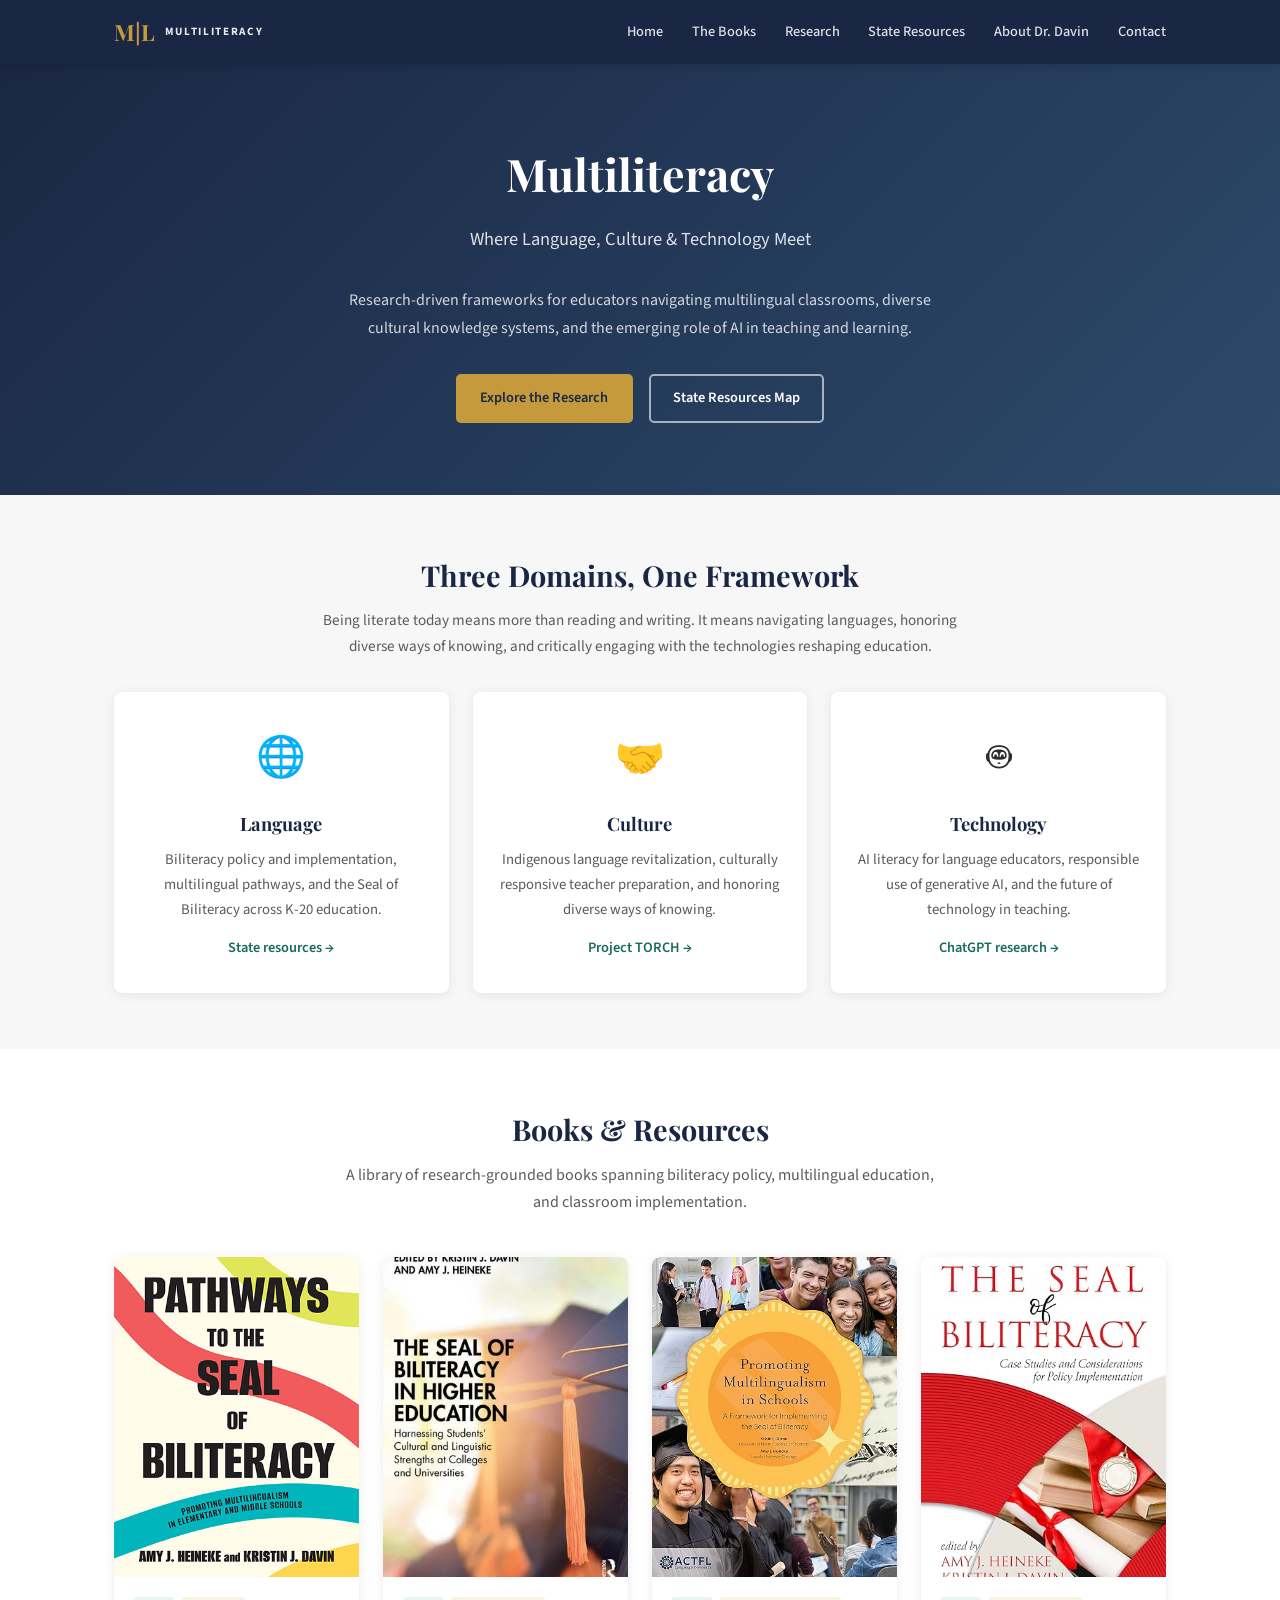
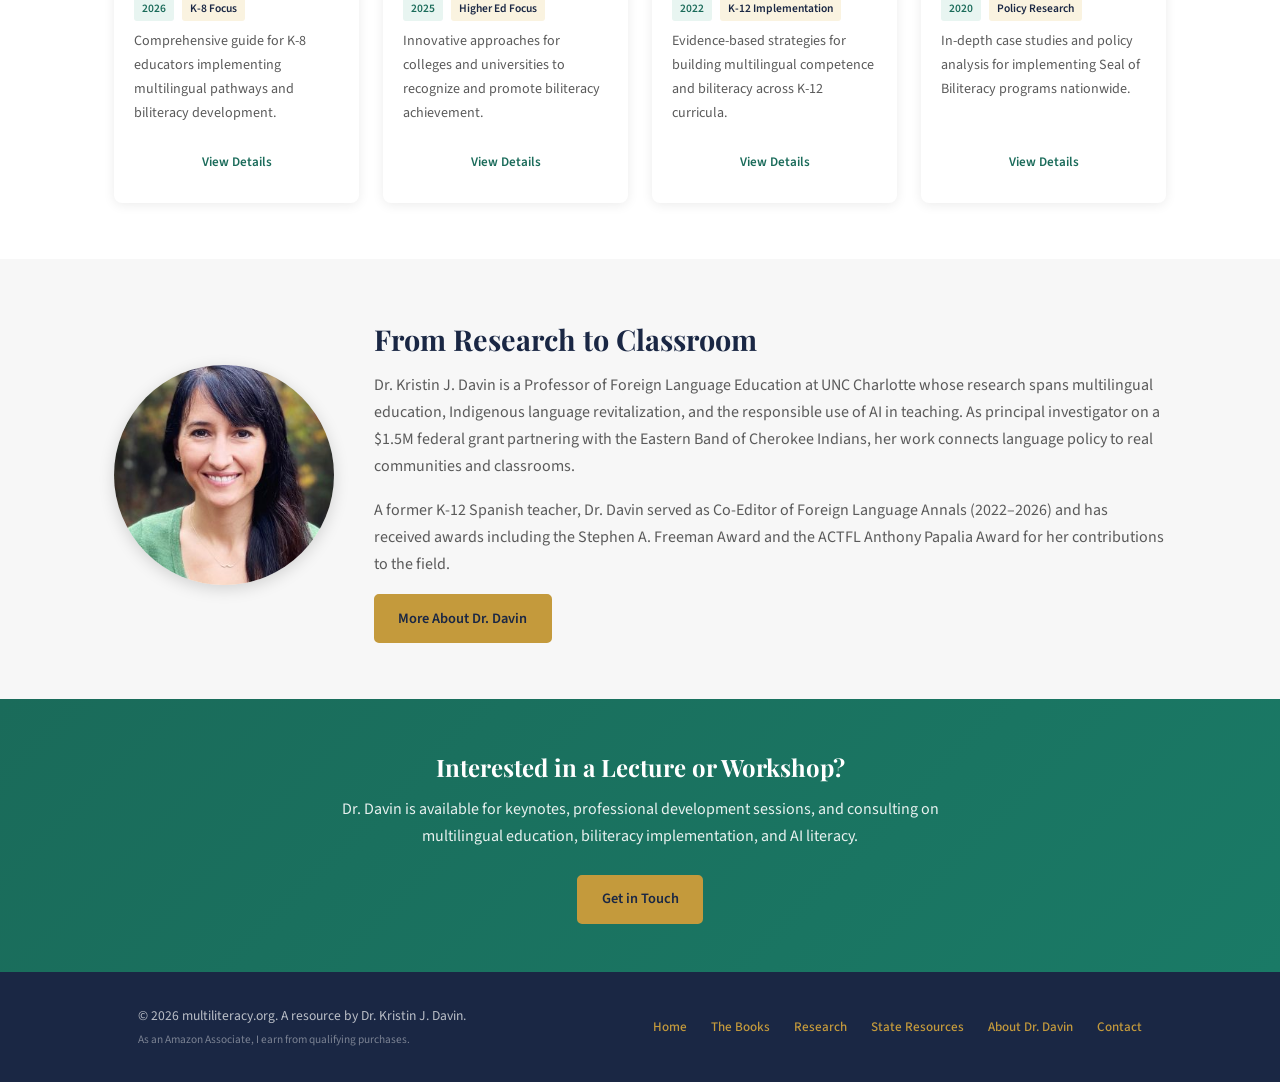
<file: index.html>
<!DOCTYPE html>
<html lang="en">
<head>
    <meta charset="UTF-8">
    <meta name="viewport" content="width=device-width, initial-scale=1.0">
    <meta name="description" content="Multiliteracy: Where language, culture, and technology meet. Research-driven frameworks by Dr. Kristin J. Davin for educators navigating multilingual classrooms, cultural knowledge systems, and AI tools.">
    <meta name="keywords" content="multiliteracy, multilingual education, biliteracy, language policy, Indigenous education, Cherokee language, AI in education, Seal of Biliteracy, Dr. Kristin Davin">
    <meta name="author" content="Dr. Kristin J. Davin">
    <meta property="og:title" content="Multiliteracy | Where Language, Culture & Technology Meet">
    <meta property="og:description" content="Research-driven frameworks for educators navigating multilingual classrooms, cultural knowledge systems, and emerging AI tools.">
    <meta property="og:type" content="website">
    <meta property="og:url" content="https://multiliteracy.org/">
    <meta name="twitter:card" content="summary_large_image">
    <meta name="twitter:title" content="Multiliteracy | Where Language, Culture & Technology Meet">
    <meta name="twitter:description" content="Research-driven frameworks for educators navigating multilingual classrooms, cultural knowledge systems, and emerging AI tools.">
    <link rel="canonical" href="https://multiliteracy.org/">

    <title>Multiliteracy | Where Language, Culture & Technology Meet</title>
    <link rel="stylesheet" href="style.css">
    <script type="application/ld+json">
    {
      "@context": "https://schema.org",
      "@type": "WebSite",
      "name": "Multiliteracy",
      "url": "https://multiliteracy.org",
      "description": "Research-driven frameworks for educators at the intersection of multilingual education, cultural knowledge, and technology — by Dr. Kristin J. Davin.",
      "author": {
        "@type": "Person",
        "name": "Dr. Kristin J. Davin",
        "jobTitle": "Professor of Foreign Language Education",
        "affiliation": {
          "@type": "Organization",
          "name": "University of North Carolina at Charlotte"
        },
        "url": "https://multiliteracy.org/about.html",
        "sameAs": [
          "https://scholar.google.com/citations?user=4P2nSyIAAAAJ&hl=en",
          "https://mdsk.charlotte.edu/kristin-davin"
        ]
      }
    }
    </script>
    <link rel="preconnect" href="https://fonts.googleapis.com">
    <link rel="preconnect" href="https://fonts.gstatic.com" crossorigin>
    <link href="https://fonts.googleapis.com/css2?family=Playfair+Display:wght@600;700&family=Source+Sans+3:wght@400;500;600;700&display=swap" rel="stylesheet">
</head>
<body>
    <!-- Navigation -->
    <nav class="navbar">
        <div class="navbar-container">
            <div class="navbar-logo">
                <a href="index.html">
                    <span class="logo-mark">M|L</span>
                    <span class="logo-text">MULTILITERACY</span>
                </a>
            </div>
            <button class="hamburger" id="hamburger-menu" aria-label="Toggle navigation menu">
                <span></span>
                <span></span>
                <span></span>
            </button>
            <ul class="nav-menu" id="nav-menu">
                <li><a href="index.html">Home</a></li>
                <li><a href="books.html">The Books</a></li>
                <li class="nav-dropdown"><a href="research.html">Research</a>
                    <ul class="nav-dropdown-menu">
                        <li><a href="research.html">All Research</a></li>
                        <li><a href="research-chatgpt-lesson-plans.html">ChatGPT &amp; Lesson Plans</a></li>
                        <li><a href="research-project-torch.html">Project TORCH: Cherokee</a></li>
                    </ul>
                </li>
                <li><a href="state-resources.html">State Resources</a></li>
                <li><a href="about.html">About Dr. Davin</a></li>
                <li><a href="contact.html">Contact</a></li>
            </ul>
        </div>
    </nav>

    <!-- Hero Section -->
    <section class="hero">
        <div class="container">
            <h1>Multiliteracy</h1>
            <p class="hero-subtitle">Where Language, Culture & Technology Meet</p>
            <p style="color: rgba(255,255,255,0.8); max-width: 620px; margin: 0 auto 2rem; font-size: 1rem; line-height: 1.7;">Research-driven frameworks for educators navigating multilingual classrooms, diverse cultural knowledge systems, and the emerging role of AI in teaching and learning.</p>
            <div class="hero-buttons">
                <a href="research.html" class="btn btn-primary">Explore the Research</a>
                <a href="state-resources.html" class="btn btn-outline">State Resources Map</a>
            </div>
        </div>
    </section>

    <!-- Three Pillars: Language, Culture, Technology -->
    <section class="section section-alt">
        <div class="container">
            <h2 style="text-align:center;">Three Domains, One Framework</h2>
            <p style="text-align:center; color: #5a5a5a; max-width: 650px; margin: 0 auto 2rem; font-size: 0.95rem;">Being literate today means more than reading and writing. It means navigating languages, honoring diverse ways of knowing, and critically engaging with the technologies reshaping education.</p>
            <div class="pillars-grid">
                <div class="pillar-card">
                    <div class="pillar-icon" style="font-size: 2.5rem;">&#127760;</div>
                    <h3>Language</h3>
                    <p>Biliteracy policy and implementation, multilingual pathways, and the Seal of Biliteracy across K-20 education.</p>
                    <a href="state-resources.html" class="card-link">State resources →</a>
                </div>
                <div class="pillar-card">
                    <div class="pillar-icon" style="font-size: 2.5rem;">&#129309;</div>
                    <h3>Culture</h3>
                    <p>Indigenous language revitalization, culturally responsive teacher preparation, and honoring diverse ways of knowing.</p>
                    <a href="research-project-torch.html" class="card-link">Project TORCH →</a>
                </div>
                <div class="pillar-card">
                    <div class="pillar-icon" style="font-size: 2.5rem;">&#129302;</div>
                    <h3>Technology</h3>
                    <p>AI literacy for language educators, responsible use of generative AI, and the future of technology in teaching.</p>
                    <a href="research-chatgpt-lesson-plans.html" class="card-link">ChatGPT research →</a>
                </div>
            </div>
        </div>
    </section>

    <!-- Books & Resources Section -->
    <section class="section">
        <div class="container">
            <div class="section-header">
                <h2>Books & Resources</h2>
                <p class="section-subtitle">A library of research-grounded books spanning biliteracy policy, multilingual education, and classroom implementation.</p>
            </div>
            <div class="books-grid">
                <!-- Book 1 -->
                <article class="book-card">
                    <div class="book-cover">
                        <img src="images/Pathways_to_the_Seal_of_Biliteracy.jpg" alt="Pathways to the Seal of Biliteracy book cover" class="book-cover-img">
                    </div>
                    <div class="book-info">
                        <div class="book-meta">
                            <span class="book-year">2026</span>
                            <span class="book-tag">K-8 Focus</span>
                        </div>
                        <p class="book-description">Comprehensive guide for K-8 educators implementing multilingual pathways and biliteracy development.</p>
                        <a href="book-pathways.html" class="btn btn-small">View Details</a>
                    </div>
                </article>

                <!-- Book 2 -->
                <article class="book-card">
                    <div class="book-cover">
                        <img src="images/the_seal_of_bilteracy_in_higher_education.jpg" alt="The Seal of Biliteracy in Higher Education book cover" class="book-cover-img">
                    </div>
                    <div class="book-info">
                        <div class="book-meta">
                            <span class="book-year">2025</span>
                            <span class="book-tag">Higher Ed Focus</span>
                        </div>
                        <p class="book-description">Innovative approaches for colleges and universities to recognize and promote biliteracy achievement.</p>
                        <a href="book-higher-ed.html" class="btn btn-small">View Details</a>
                    </div>
                </article>

                <!-- Book 3 -->
                <article class="book-card">
                    <div class="book-cover">
                        <img src="images/promoting_multilingualism_in_schools.jpg" alt="Promoting Multilingualism in Schools book cover" class="book-cover-img">
                    </div>
                    <div class="book-info">
                        <div class="book-meta">
                            <span class="book-year">2022</span>
                            <span class="book-tag">K-12 Implementation</span>
                        </div>
                        <p class="book-description">Evidence-based strategies for building multilingual competence and biliteracy across K-12 curricula.</p>
                        <a href="book-promoting.html" class="btn btn-small">View Details</a>
                    </div>
                </article>

                <!-- Book 4 -->
                <article class="book-card">
                    <div class="book-cover">
                        <img src="images/case_studies_and_considerations.jpg" alt="The Seal of Biliteracy: Case Studies and Considerations book cover" class="book-cover-img">
                    </div>
                    <div class="book-info">
                        <div class="book-meta">
                            <span class="book-year">2020</span>
                            <span class="book-tag">Policy Research</span>
                        </div>
                        <p class="book-description">In-depth case studies and policy analysis for implementing Seal of Biliteracy programs nationwide.</p>
                        <a href="book-case-studies.html" class="btn btn-small">View Details</a>
                    </div>
                </article>
            </div>
        </div>
    </section>

    <!-- About Dr. Davin Section -->
    <section class="section section-alt">
        <div class="container">
            <div class="about-layout">
                <div class="about-image">
                    <img src="images/kristin-davin.jpg" alt="Dr. Kristin J. Davin" style="width:220px;height:220px;border-radius:50%;object-fit:cover;box-shadow:0 4px 16px rgba(0,0,0,0.15);">
                </div>
                <div class="about-content">
                    <h2>From Research to Classroom</h2>
                    <p>Dr. Kristin J. Davin is a Professor of Foreign Language Education at UNC Charlotte whose research spans multilingual education, Indigenous language revitalization, and the responsible use of AI in teaching. As principal investigator on a $1.5M federal grant partnering with the Eastern Band of Cherokee Indians, her work connects language policy to real communities and classrooms.</p>
                    <p>A former K-12 Spanish teacher, Dr. Davin served as Co-Editor of Foreign Language Annals (2022–2026) and has received awards including the Stephen A. Freeman Award and the ACTFL Anthony Papalia Award for her contributions to the field.</p>
                    <a href="about.html" class="btn btn-primary">More About Dr. Davin</a>
                </div>
            </div>
        </div>
    </section>

    <!-- CTA Banner -->
    <section class="cta-banner">
        <div class="container">
            <h2>Interested in a Lecture or Workshop?</h2>
            <p>Dr. Davin is available for keynotes, professional development sessions, and consulting on multilingual education, biliteracy implementation, and AI literacy.</p>
            <a href="contact.html" class="btn btn-light">Get in Touch</a>
        </div>
    </section>

    <!-- Footer -->
    <footer class="footer">
        <div class="container">
            <div class="footer-content">
                <div class="footer-left">
                    <p>&copy; 2026 multiliteracy.org. A resource by Dr. Kristin J. Davin.<br><small style="opacity:0.6;">As an Amazon Associate, I earn from qualifying purchases.</small></p>
                </div>
                <div class="footer-right">
                    <nav class="footer-nav">
                        <a href="index.html">Home</a>
                        <a href="books.html">The Books</a>
                        <a href="research.html">Research</a>
                        <a href="state-resources.html">State Resources</a>
                        <a href="about.html">About Dr. Davin</a>
                        <a href="contact.html">Contact</a>
                    </nav>
                </div>
            </div>
        </div>
    </footer>

    <!-- Mobile Menu Toggle Script -->
    <script>
        const hamburger = document.getElementById('hamburger-menu');
        const navMenu = document.getElementById('nav-menu');

        hamburger.addEventListener('click', function() {
            navMenu.classList.toggle('active');
            hamburger.classList.toggle('active');
        });

        // Close menu when a link is clicked
        const navLinks = navMenu.querySelectorAll('a');
        navLinks.forEach(link => {
            link.addEventListener('click', function() {
                navMenu.classList.remove('active');
                hamburger.classList.remove('active');
            });
        });
    </script>
</body>
</html>
</file>
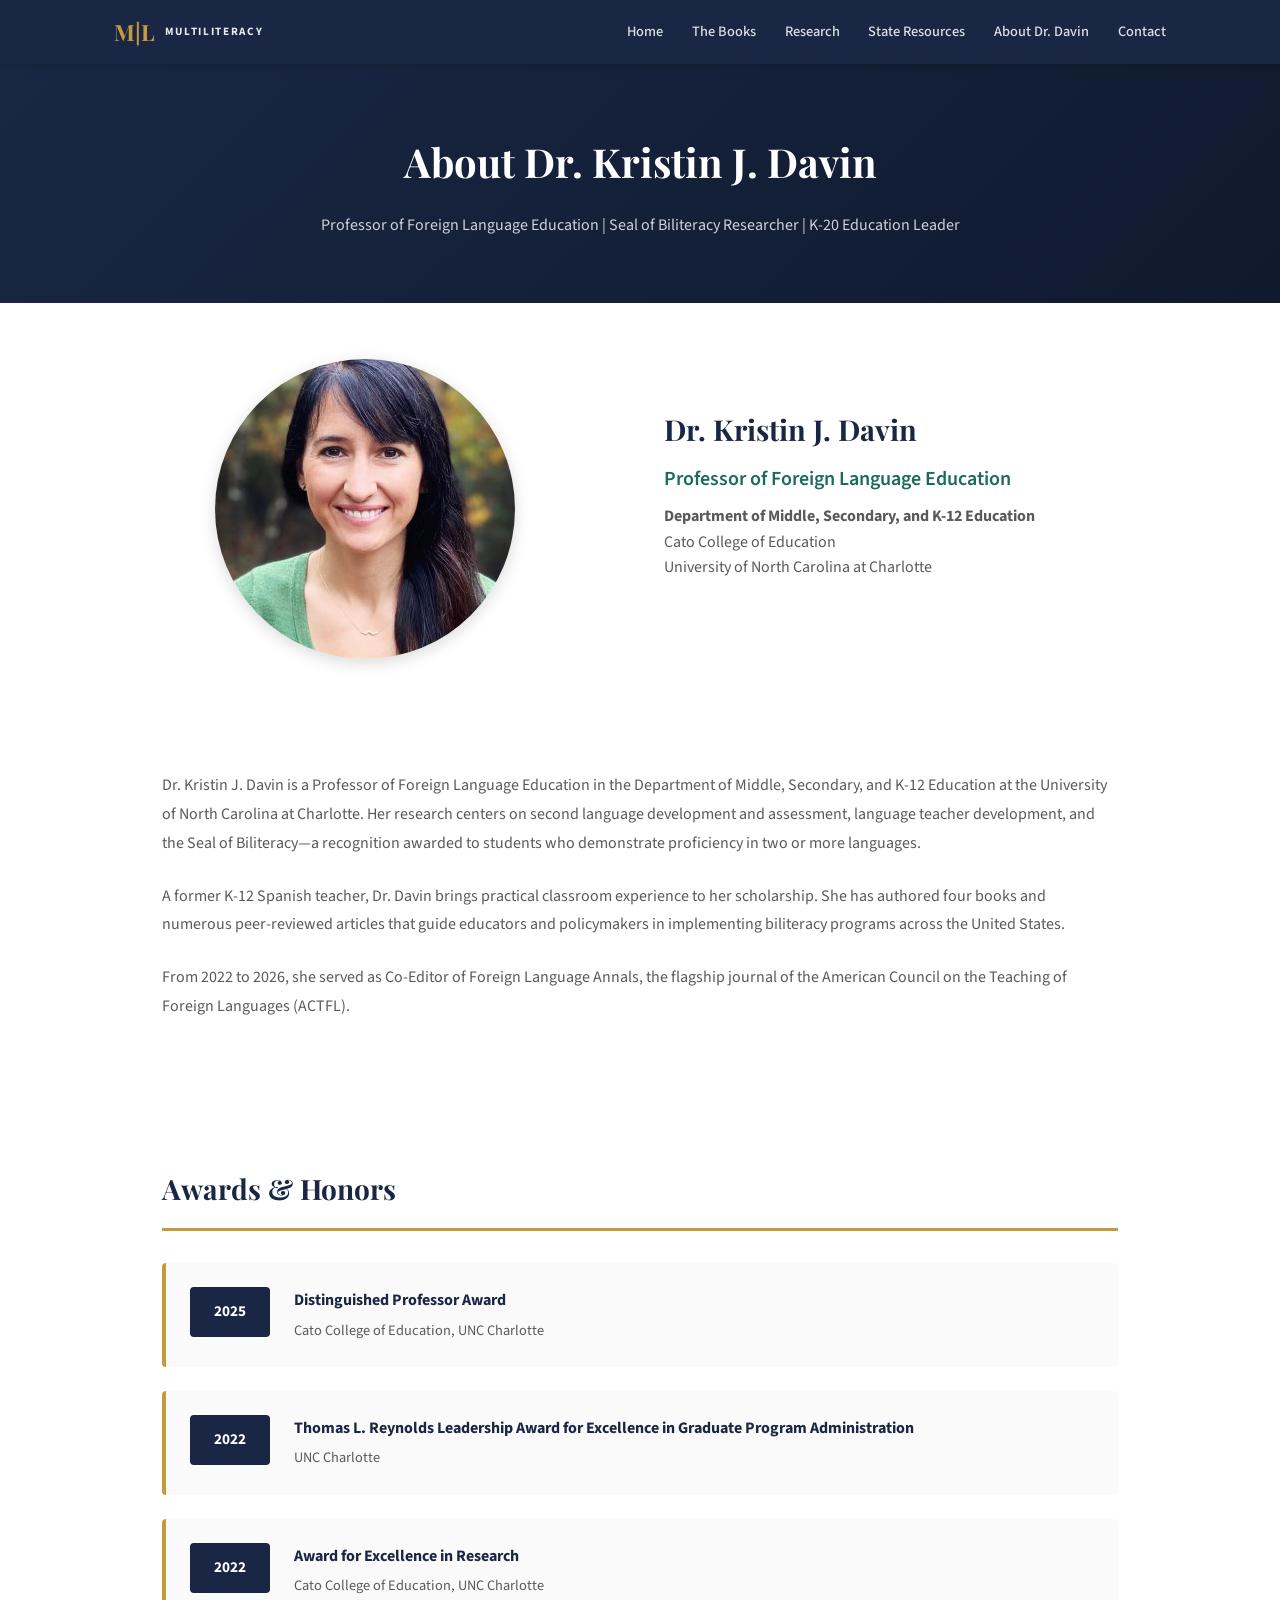
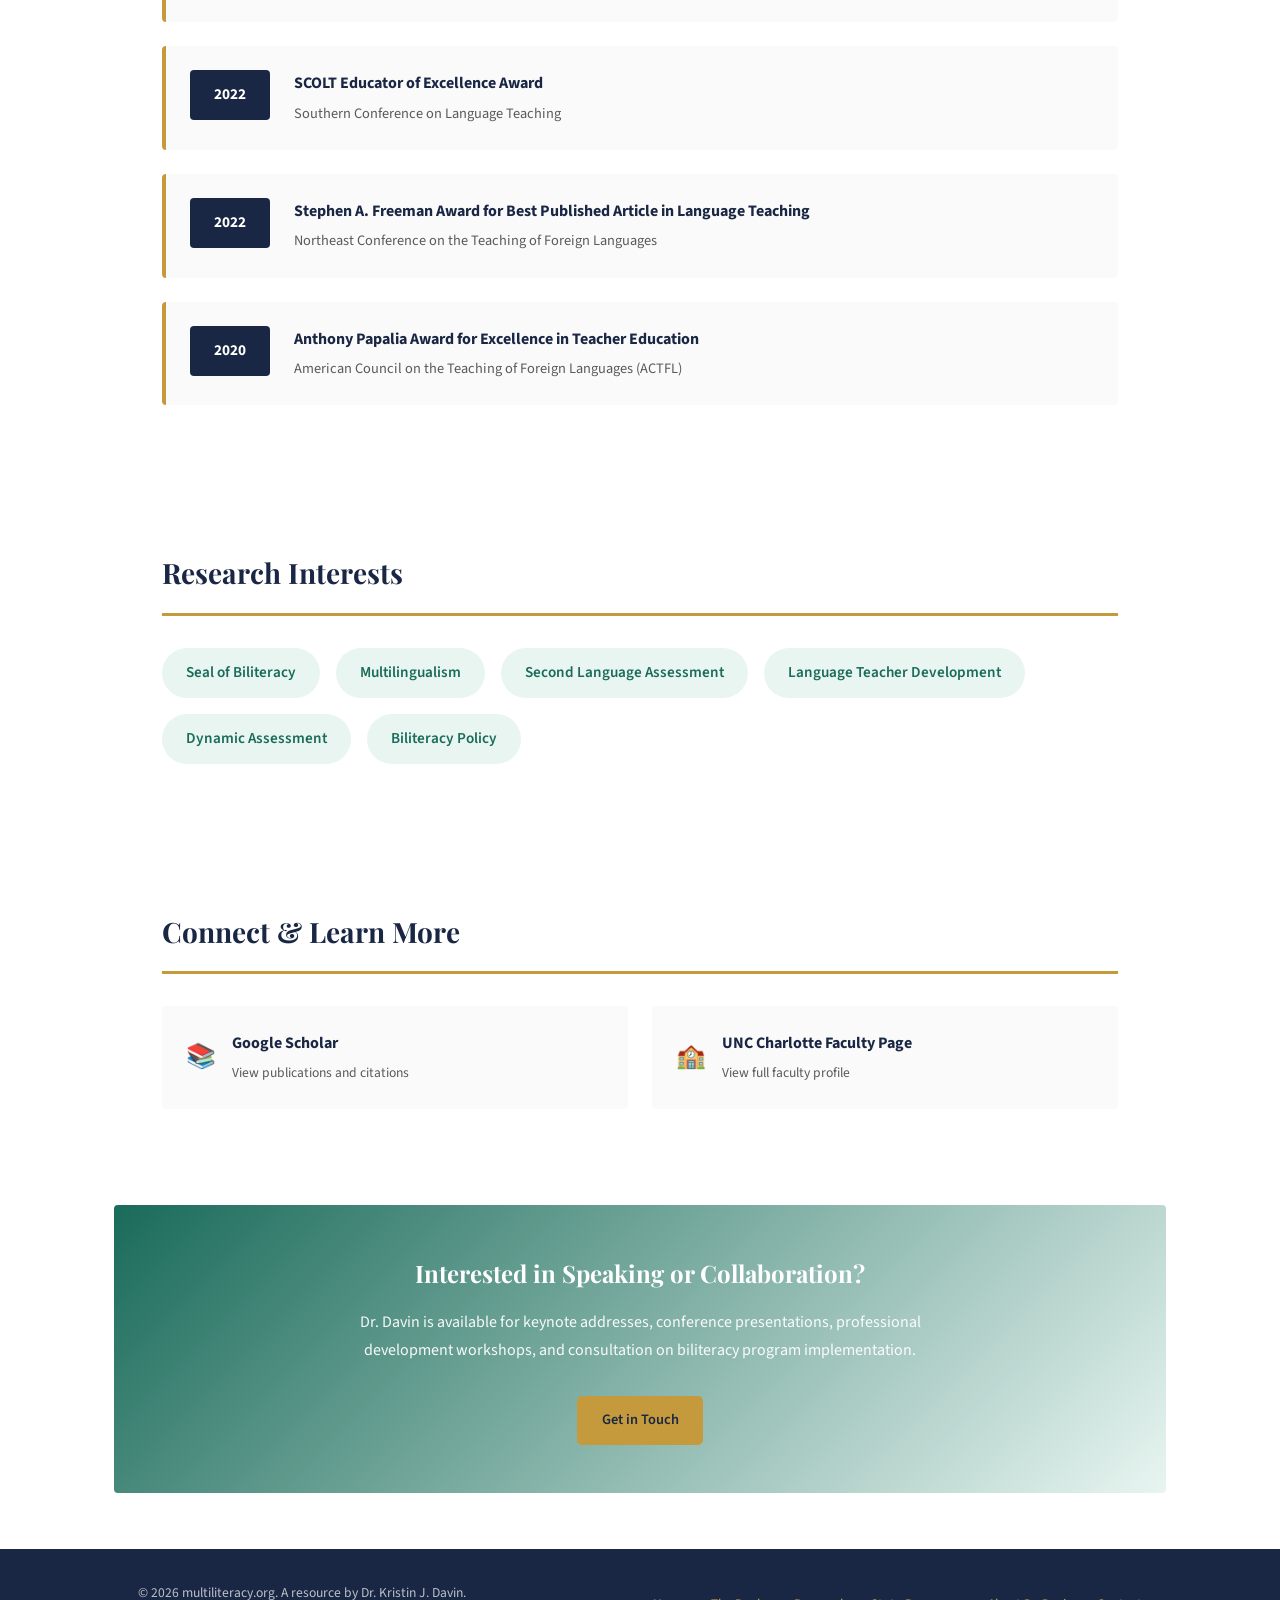
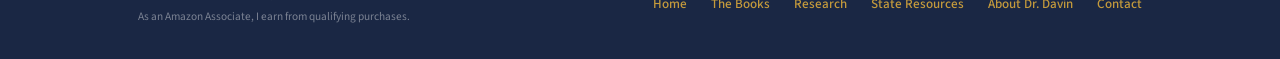
<file: about.html>
<!DOCTYPE html>
<html lang="en">
<head>
    <meta charset="UTF-8">
    <meta name="viewport" content="width=device-width, initial-scale=1.0">
    <meta name="description" content="Learn about Dr. Kristin J. Davin, Professor of Foreign Language Education at UNC Charlotte and leading researcher on the Seal of Biliteracy. Her expertise spans second language development, teacher education, and biliteracy policy.">
    <meta name="keywords" content="Dr. Kristin Davin, foreign language education, Seal of Biliteracy, biliteracy research, UNC Charlotte, language teacher development">
    <meta name="author" content="Dr. Kristin J. Davin">
    <meta property="og:title" content="About Dr. Kristin J. Davin | Multiliteracy">
    <meta property="og:description" content="Learn about Dr. Kristin J. Davin, Professor of Foreign Language Education and leading biliteracy researcher at UNC Charlotte.">
    <meta property="og:type" content="website">
    <meta property="og:url" content="https://multiliteracy.org/about.html">
    <meta name="twitter:card" content="summary_large_image">
    <meta name="twitter:title" content="About Dr. Kristin J. Davin | Multiliteracy">
    <meta name="twitter:description" content="Learn about Dr. Kristin J. Davin's background and expertise in biliteracy education.">
    <link rel="canonical" href="https://multiliteracy.org/about.html">

    <title>About Dr. Kristin J. Davin | Multiliteracy</title>
    <link rel="stylesheet" href="style.css">
    <script type="application/ld+json">
    {
      "@context": "https://schema.org",
      "@type": "Person",
      "name": "Dr. Kristin J. Davin",
      "jobTitle": "Professor of Foreign Language Education",
      "affiliation": {
        "@type": "Organization",
        "name": "University of North Carolina at Charlotte",
        "department": "Department of Middle, Secondary, and K-12 Education"
      },
      "url": "https://multiliteracy.org/about.html",
      "sameAs": [
        "https://scholar.google.com/citations?user=4P2nSyIAAAAJ&hl=en",
        "https://mdsk.charlotte.edu/kristin-davin"
      ],
      "knowsAbout": ["Seal of Biliteracy", "Multilingualism", "Second Language Assessment", "Language Teacher Development", "Biliteracy Policy"]
    }
    </script>
    <link rel="preconnect" href="https://fonts.googleapis.com">
    <link rel="preconnect" href="https://fonts.gstatic.com" crossorigin>
    <link href="https://fonts.googleapis.com/css2?family=Playfair+Display:wght@600;700&family=Source+Sans+3:wght@400;500;600;700&display=swap" rel="stylesheet">
    <style>
        /* About Page Specific Styles */
        .about-hero {
            background: linear-gradient(135deg, #1a2744 0%, #0f1a2e 100%);
            color: white;
            padding: 4rem 2rem;
            text-align: center;
        }

        .about-hero h1 {
            font-family: 'Playfair Display', serif;
            font-size: 2.5rem;
            margin-bottom: 1rem;
            font-weight: 700;
        }

        .about-intro-section {
            display: grid;
            grid-template-columns: 1fr 1fr;
            gap: 3rem;
            align-items: center;
            margin-bottom: 4rem;
        }

        .about-photo-container {
            display: flex;
            justify-content: center;
        }

        .photo-placeholder {
            width: 300px;
            height: 300px;
            border-radius: 50%;
            background: linear-gradient(135deg, #c49a3c 0%, #faf3e0 100%);
            display: flex;
            align-items: center;
            justify-content: center;
            font-size: 5rem;
            font-weight: 700;
            color: #1a2744;
            font-family: 'Playfair Display', serif;
            box-shadow: 0 4px 16px rgba(0, 0, 0, 0.15);
        }

        /* To replace with actual photo:
           <img src="images/kristin-davin.jpg" alt="Dr. Kristin J. Davin" style="width: 300px; height: 300px; border-radius: 50%; box-shadow: 0 4px 16px rgba(0, 0, 0, 0.15); object-fit: cover;">
        */

        .about-intro-content h2 {
            font-size: 2rem;
            margin-bottom: 1rem;
            color: #1a2744;
        }

        .about-intro-content .title {
            font-size: 1.25rem;
            color: #1a6b5a;
            font-weight: 600;
            margin-bottom: 0.5rem;
        }

        .about-intro-content .institution {
            font-size: 1rem;
            color: #5a5a5a;
            margin-bottom: 2rem;
            line-height: 1.6;
        }

        .bio-section {
            background-color: white;
            padding: 3rem;
            border-radius: 4px;
            margin-bottom: 3rem;
        }

        .bio-section p {
            font-size: 1rem;
            line-height: 1.8;
            margin-bottom: 1.5rem;
            color: #5a5a5a;
        }

        .awards-section {
            background-color: white;
            padding: 3rem;
            border-radius: 4px;
            margin-bottom: 3rem;
        }

        .awards-section h3 {
            font-size: 1.75rem;
            color: #1a2744;
            margin-bottom: 2rem;
            padding-bottom: 1rem;
            border-bottom: 3px solid #c49a3c;
        }

        .awards-grid {
            display: grid;
            gap: 1.5rem;
        }

        .award-item {
            display: flex;
            gap: 1.5rem;
            align-items: flex-start;
            padding: 1.5rem;
            background-color: #fafafa;
            border-left: 4px solid #c49a3c;
            border-radius: 4px;
        }

        .award-year {
            flex-shrink: 0;
            background-color: #1a2744;
            color: white;
            padding: 0.75rem 1rem;
            border-radius: 4px;
            font-weight: 700;
            font-size: 0.95rem;
            min-width: 80px;
            text-align: center;
        }

        .award-details {
            flex: 1;
        }

        .award-details h4 {
            font-size: 1rem;
            color: #1a2744;
            margin-bottom: 0.25rem;
        }

        .award-details p {
            font-size: 0.9rem;
            color: #5a5a5a;
            margin-bottom: 0;
        }

        .research-interests-section {
            background-color: white;
            padding: 3rem;
            border-radius: 4px;
            margin-bottom: 3rem;
        }

        .research-interests-section h3 {
            font-size: 1.75rem;
            color: #1a2744;
            margin-bottom: 2rem;
            padding-bottom: 1rem;
            border-bottom: 3px solid #c49a3c;
        }

        .interests-tags {
            display: flex;
            flex-wrap: wrap;
            gap: 1rem;
        }

        .interest-tag {
            display: inline-block;
            background-color: #e8f5f1;
            color: #1a6b5a;
            padding: 0.75rem 1.5rem;
            border-radius: 25px;
            font-weight: 600;
            font-size: 0.95rem;
            transition: all 0.3s ease;
        }

        .interest-tag:hover {
            background-color: #1a6b5a;
            color: white;
            transform: translateY(-2px);
        }

        .academic-profiles-section {
            background-color: white;
            padding: 3rem;
            border-radius: 4px;
            margin-bottom: 3rem;
        }

        .academic-profiles-section h3 {
            font-size: 1.75rem;
            color: #1a2744;
            margin-bottom: 2rem;
            padding-bottom: 1rem;
            border-bottom: 3px solid #c49a3c;
        }

        .profile-links {
            display: grid;
            grid-template-columns: repeat(2, 1fr);
            gap: 1.5rem;
        }

        .profile-link {
            display: flex;
            align-items: center;
            gap: 1rem;
            padding: 1.5rem;
            background-color: #fafafa;
            border-radius: 4px;
            text-decoration: none;
            transition: all 0.3s ease;
        }

        .profile-link:hover {
            background-color: #f0f0f0;
            transform: translateX(4px);
        }

        .profile-icon {
            font-size: 1.5rem;
            color: #1a6b5a;
        }

        .profile-info h4 {
            font-size: 1rem;
            color: #1a2744;
            margin-bottom: 0.25rem;
        }

        .profile-info p {
            font-size: 0.85rem;
            color: #5a5a5a;
            margin-bottom: 0;
        }

        .cta-section {
            background: linear-gradient(135deg, #1a6b5a 0%, #e8f5f1 100%);
            color: white;
            padding: 3rem;
            border-radius: 4px;
            text-align: center;
        }

        .cta-section h3 {
            color: white;
            margin-bottom: 1rem;
            font-size: 1.5rem;
        }

        .cta-section p {
            color: rgba(255, 255, 255, 0.95);
            margin-bottom: 2rem;
            max-width: 600px;
            margin-left: auto;
            margin-right: auto;
        }

        @media (max-width: 768px) {
            .about-hero h1 {
                font-size: 2rem;
            }

            .about-intro-section {
                grid-template-columns: 1fr;
                gap: 2rem;
            }

            .photo-placeholder {
                width: 250px;
                height: 250px;
                font-size: 4rem;
            }

            .profile-links {
                grid-template-columns: 1fr;
            }

            .bio-section,
            .awards-section,
            .research-interests-section,
            .academic-profiles-section,
            .cta-section {
                padding: 2rem;
            }
        }

        @media (max-width: 480px) {
            .about-hero h1 {
                font-size: 1.5rem;
            }

            .about-intro-section {
                gap: 1.5rem;
            }

            .photo-placeholder {
                width: 200px;
                height: 200px;
                font-size: 3rem;
            }

            .interests-tags {
                gap: 0.75rem;
            }

            .interest-tag {
                font-size: 0.85rem;
                padding: 0.5rem 1rem;
            }

            .bio-section,
            .awards-section,
            .research-interests-section,
            .academic-profiles-section,
            .cta-section {
                padding: 1.5rem;
            }

            .award-item {
                flex-direction: column;
                gap: 1rem;
            }

            .award-year {
                width: 100%;
            }
        }
    </style>
</head>
<body>
    <!-- Navigation -->
    <nav class="navbar">
        <div class="navbar-container">
            <div class="navbar-logo">
                <a href="index.html">
                    <span class="logo-mark">M|L</span>
                    <span class="logo-text">MULTILITERACY</span>
                </a>
            </div>
            <button class="hamburger" id="hamburger-menu" aria-label="Toggle navigation menu">
                <span></span>
                <span></span>
                <span></span>
            </button>
            <ul class="nav-menu" id="nav-menu">
                <li><a href="index.html">Home</a></li>
                <li><a href="books.html">The Books</a></li>
                <li class="nav-dropdown"><a href="research.html">Research</a>
                    <ul class="nav-dropdown-menu">
                        <li><a href="research.html">All Research</a></li>
                        <li><a href="research-chatgpt-lesson-plans.html">ChatGPT &amp; Lesson Plans</a></li>
                        <li><a href="research-project-torch.html">Project TORCH: Cherokee</a></li>
                    </ul>
                </li>
                <li><a href="state-resources.html">State Resources</a></li>
                <li><a href="about.html">About Dr. Davin</a></li>
                <li><a href="contact.html">Contact</a></li>
            </ul>
        </div>
    </nav>

    <!-- Hero Section -->
    <section class="about-hero">
        <div class="container">
            <h1>About Dr. Kristin J. Davin</h1>
            <p>Professor of Foreign Language Education | Seal of Biliteracy Researcher | K-20 Education Leader</p>
        </div>
    </section>

    <!-- Main Content -->
    <section class="section">
        <div class="container">
            <!-- Intro Section -->
            <div class="about-intro-section">
                <div class="about-photo-container">
                    <img src="images/kristin-davin.jpg" alt="Dr. Kristin J. Davin" style="width: 300px; height: 300px; border-radius: 50%; box-shadow: 0 4px 16px rgba(0, 0, 0, 0.15); object-fit: cover;">
                </div>
                <div class="about-intro-content">
                    <h2>Dr. Kristin J. Davin</h2>
                    <div class="title">Professor of Foreign Language Education</div>
                    <div class="institution">
                        <strong>Department of Middle, Secondary, and K-12 Education</strong><br>
                        Cato College of Education<br>
                        University of North Carolina at Charlotte
                    </div>
                </div>
            </div>

            <!-- Bio Section -->
            <div class="bio-section">
                <p>Dr. Kristin J. Davin is a Professor of Foreign Language Education in the Department of Middle, Secondary, and K-12 Education at the University of North Carolina at Charlotte. Her research centers on second language development and assessment, language teacher development, and the Seal of Biliteracy—a recognition awarded to students who demonstrate proficiency in two or more languages.</p>

                <p>A former K-12 Spanish teacher, Dr. Davin brings practical classroom experience to her scholarship. She has authored four books and numerous peer-reviewed articles that guide educators and policymakers in implementing biliteracy programs across the United States.</p>

                <p>From 2022 to 2026, she served as Co-Editor of Foreign Language Annals, the flagship journal of the American Council on the Teaching of Foreign Languages (ACTFL).</p>
            </div>

            <!-- Awards Section -->
            <div class="awards-section">
                <h3>Awards & Honors</h3>
                <div class="awards-grid">
                    <div class="award-item">
                        <div class="award-year">2025</div>
                        <div class="award-details">
                            <h4>Distinguished Professor Award</h4>
                            <p>Cato College of Education, UNC Charlotte</p>
                        </div>
                    </div>

                    <div class="award-item">
                        <div class="award-year">2022</div>
                        <div class="award-details">
                            <h4>Thomas L. Reynolds Leadership Award for Excellence in Graduate Program Administration</h4>
                            <p>UNC Charlotte</p>
                        </div>
                    </div>

                    <div class="award-item">
                        <div class="award-year">2022</div>
                        <div class="award-details">
                            <h4>Award for Excellence in Research</h4>
                            <p>Cato College of Education, UNC Charlotte</p>
                        </div>
                    </div>

                    <div class="award-item">
                        <div class="award-year">2022</div>
                        <div class="award-details">
                            <h4>SCOLT Educator of Excellence Award</h4>
                            <p>Southern Conference on Language Teaching</p>
                        </div>
                    </div>

                    <div class="award-item">
                        <div class="award-year">2022</div>
                        <div class="award-details">
                            <h4>Stephen A. Freeman Award for Best Published Article in Language Teaching</h4>
                            <p>Northeast Conference on the Teaching of Foreign Languages</p>
                        </div>
                    </div>

                    <div class="award-item">
                        <div class="award-year">2020</div>
                        <div class="award-details">
                            <h4>Anthony Papalia Award for Excellence in Teacher Education</h4>
                            <p>American Council on the Teaching of Foreign Languages (ACTFL)</p>
                        </div>
                    </div>
                </div>
            </div>

            <!-- Research Interests Section -->
            <div class="research-interests-section">
                <h3>Research Interests</h3>
                <div class="interests-tags">
                    <span class="interest-tag">Seal of Biliteracy</span>
                    <span class="interest-tag">Multilingualism</span>
                    <span class="interest-tag">Second Language Assessment</span>
                    <span class="interest-tag">Language Teacher Development</span>
                    <span class="interest-tag">Dynamic Assessment</span>
                    <span class="interest-tag">Biliteracy Policy</span>
                </div>
            </div>

            <!-- Academic Profiles Section -->
            <div class="academic-profiles-section">
                <h3>Connect & Learn More</h3>
                <div class="profile-links">
                    <a href="https://scholar.google.com/citations?user=4P2nSyIAAAAJ&hl=en" class="profile-link" target="_blank" rel="noopener noreferrer">
                        <div class="profile-icon">📚</div>
                        <div class="profile-info">
                            <h4>Google Scholar</h4>
                            <p>View publications and citations</p>
                        </div>
                    </a>
                    <a href="https://mdsk.charlotte.edu/kristin-davin" class="profile-link" target="_blank" rel="noopener noreferrer">
                        <div class="profile-icon">🏫</div>
                        <div class="profile-info">
                            <h4>UNC Charlotte Faculty Page</h4>
                            <p>View full faculty profile</p>
                        </div>
                    </a>
                </div>
            </div>

            <!-- CTA Section -->
            <div class="cta-section">
                <h3>Interested in Speaking or Collaboration?</h3>
                <p>Dr. Davin is available for keynote addresses, conference presentations, professional development workshops, and consultation on biliteracy program implementation.</p>
                <a href="contact.html" class="btn btn-light">Get in Touch</a>
            </div>
        </div>
    </section>

    <!-- Footer -->
    <footer class="footer">
        <div class="container">
            <div class="footer-content">
                <div class="footer-left">
                    <p>&copy; 2026 multiliteracy.org. A resource by Dr. Kristin J. Davin.<br><small style="opacity:0.6;">As an Amazon Associate, I earn from qualifying purchases.</small></p>
                </div>
                <div class="footer-right">
                    <nav class="footer-nav">
                        <a href="index.html">Home</a>
                        <a href="books.html">The Books</a>
                        <a href="research.html">Research</a>
                        <a href="state-resources.html">State Resources</a>
                        <a href="about.html">About Dr. Davin</a>
                        <a href="contact.html">Contact</a>
                    </nav>
                </div>
            </div>
        </div>
    </footer>

    <!-- Mobile Menu Toggle Script -->
    <script>
        const hamburger = document.getElementById('hamburger-menu');
        const navMenu = document.getElementById('nav-menu');

        hamburger.addEventListener('click', function() {
            navMenu.classList.toggle('active');
            hamburger.classList.toggle('active');
        });

        // Close menu when a link is clicked
        const navLinks = navMenu.querySelectorAll('a');
        navLinks.forEach(link => {
            link.addEventListener('click', function() {
                navMenu.classList.remove('active');
                hamburger.classList.remove('active');
            });
        });
    </script>
</body>
</html>
</file>
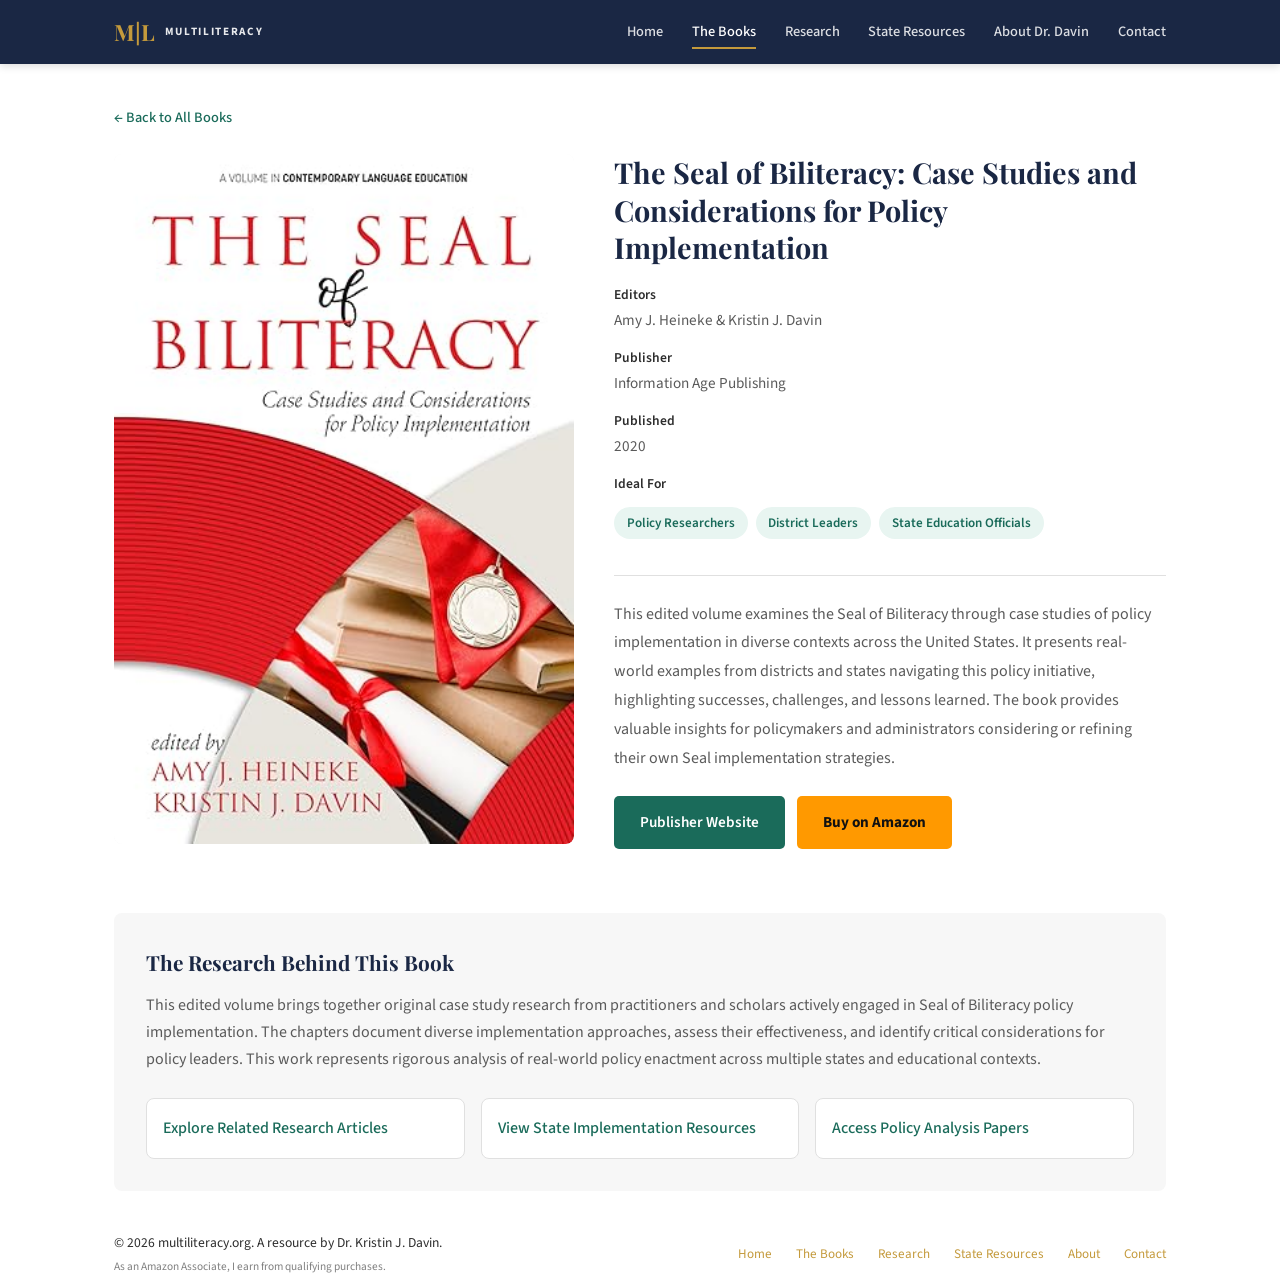
<file: book-case-studies.html>
<!DOCTYPE html>
<html lang="en">
<head>
  <meta charset="UTF-8">
  <meta name="viewport" content="width=device-width, initial-scale=1.0">
  <meta name="description" content="The Seal of Biliteracy: Case Studies and Considerations for Policy Implementation. Edited by Amy J. Heineke & Kristin J. Davin. Published by Information Age Publishing.">
  <meta name="keywords" content="Seal of Biliteracy, case studies, policy implementation, districts, states, bilingual policy">
  <meta name="author" content="Amy J. Heineke & Kristin J. Davin">
  <meta property="og:title" content="The Seal of Biliteracy: Case Studies and Considerations">
  <meta property="og:description" content="Real-world case studies of Seal of Biliteracy policy implementation across diverse districts and states.">
  <meta property="og:type" content="book">
  <meta property="og:url" content="https://multiliteracy.org/book-case-studies.html">
  <meta name="twitter:card" content="summary_large_image">
  <meta name="twitter:title" content="The Seal of Biliteracy: Case Studies and Considerations">
  <meta name="twitter:description" content="Case studies of Seal of Biliteracy policy implementation across diverse districts and states.">
  <link rel="canonical" href="https://multiliteracy.org/book-case-studies.html">
  <title>The Seal of Biliteracy: Case Studies | Multiliteracy</title>
  <link rel="preconnect" href="https://fonts.googleapis.com">
  <link rel="preconnect" href="https://fonts.gstatic.com" crossorigin>
  <link href="https://fonts.googleapis.com/css2?family=Playfair+Display:wght@600;700&family=Source+Sans+3:wght@400;500;600;700&display=swap" rel="stylesheet">
  <link rel="stylesheet" href="style.css">
  <script type="application/ld+json">
  {
    "@context": "https://schema.org",
    "@type": "Book",
    "name": "The Seal of Biliteracy: Case Studies and Considerations for Policy Implementation",
    "editor": [
      {"@type": "Person", "name": "Amy J. Heineke"},
      {"@type": "Person", "name": "Kristin J. Davin"}
    ],
    "publisher": {"@type": "Organization", "name": "Information Age Publishing"},
    "datePublished": "2020",
    "description": "Examines Seal implementation through case studies in diverse districts and states, presenting real-world examples of policy navigation.",
    "isbn": "1648020224",
    "url": "https://multiliteracy.org/book-case-studies.html"
  }
  </script>
</head>
<body>
  <!-- Header & Navigation -->
  <header>
    <div class="header-container">
      <a href="index.html" class="logo">
        <span class="logo-symbol">M|L</span>
        <span class="logo-text">MULTILITERACY</span>
      </a>
      <nav id="nav-menu">
        <ul>
          <li><a href="index.html">Home</a></li>
          <li><a href="books.html" class="active">The Books</a></li>
          <li class="nav-dropdown"><a href="research.html">Research</a>
              <ul class="nav-dropdown-menu">
                <li><a href="research.html">All Research</a></li>
                <li><a href="research-chatgpt-lesson-plans.html">ChatGPT &amp; Lesson Plans</a></li>
                <li><a href="research-project-torch.html">Project TORCH: Cherokee</a></li>
              </ul>
            </li>
          <li><a href="state-resources.html">State Resources</a></li>
          <li><a href="about.html">About Dr. Davin</a></li>
          <li><a href="contact.html">Contact</a></li>
        </ul>
      </nav>
      <button class="hamburger" id="hamburger" aria-label="Toggle navigation menu">
        <span></span>
        <span></span>
        <span></span>
      </button>
    </div>
  </header>

  <!-- Main Content -->
  <main>
    <!-- Back Link -->
    <a href="books.html" class="back-link">← Back to All Books</a>

    <!-- Book Detail Section -->
    <div class="book-detail-wrapper">
      <!-- Book Cover Placeholder -->
      <div class="book-cover-placeholder">
        <img src="images/case_studies_and_considerations.jpg" alt="The Seal of Biliteracy: Case Studies and Considerations book cover" class="book-cover-img">
      </div>

      <!-- Book Details -->
      <div class="book-details">
        <h1 class="book-detail-title">The Seal of Biliteracy: Case Studies and Considerations for Policy Implementation</h1>

        <!-- Metadata Section -->
        <div class="book-detail-meta">
          <div class="book-detail-item">
            <div class="book-detail-label">Editors</div>
            <div class="book-detail-value">Amy J. Heineke & Kristin J. Davin</div>
          </div>
          <div class="book-detail-item">
            <div class="book-detail-label">Publisher</div>
            <div class="book-detail-value">Information Age Publishing</div>
          </div>
          <div class="book-detail-item">
            <div class="book-detail-label">Published</div>
            <div class="book-detail-value">2020</div>
          </div>

          <!-- Ideal For Tags -->
          <div class="book-detail-item">
            <div class="book-detail-label">Ideal For</div>
            <div class="ideal-for">
              <span class="ideal-for-tag">Policy Researchers</span>
              <span class="ideal-for-tag">District Leaders</span>
              <span class="ideal-for-tag">State Education Officials</span>
            </div>
          </div>
        </div>

        <!-- Full Description -->
        <p class="book-description-full">
          This edited volume examines the Seal of Biliteracy through case studies of policy implementation in diverse contexts across the United States. It presents real-world examples from districts and states navigating this policy initiative, highlighting successes, challenges, and lessons learned. The book provides valuable insights for policymakers and administrators considering or refining their own Seal implementation strategies.
        </p>

        <!-- Purchase Buttons -->
        <div class="book-purchase-buttons">
          <a href="https://www.emerald.com/insight/publication/doi/10.1108/S1479-3687202037" target="_blank" rel="noopener noreferrer" class="btn btn-purchase btn-purchase-primary">Publisher Website</a>
          <a href="https://www.amazon.com/dp/1648020224?tag=multiliteracy-20" target="_blank" rel="noopener noreferrer" class="btn btn-purchase btn-purchase-secondary">Buy on Amazon</a>
        </div>
      </div>
    </div>

    <!-- Research Behind This Book Section -->
    <div class="research-section">
      <h2 class="research-title">The Research Behind This Book</h2>
      <p class="research-description">
        This edited volume brings together original case study research from practitioners and scholars actively engaged in Seal of Biliteracy policy implementation. The chapters document diverse implementation approaches, assess their effectiveness, and identify critical considerations for policy leaders. This work represents rigorous analysis of real-world policy enactment across multiple states and educational contexts.
      </p>
      <div class="research-links">
        <div class="research-link-card">
          <a href="research.html">Explore Related Research Articles</a>
        </div>
        <div class="research-link-card">
          <a href="state-resources.html">View State Implementation Resources</a>
        </div>
        <div class="research-link-card">
          <a href="research.html">Access Policy Analysis Papers</a>
        </div>
      </div>
    </div>
  </main>

  <!-- Footer -->
  <footer>
    <div class="footer-container">
      <div class="footer-copyright">
        <p>&copy; 2026 multiliteracy.org. A resource by Dr. Kristin J. Davin.<br><small style="opacity:0.6;">As an Amazon Associate, I earn from qualifying purchases.</small></p>
      </div>
      <ul class="footer-links">
        <li><a href="index.html">Home</a></li>
        <li><a href="books.html">The Books</a></li>
        <li><a href="research.html">Research</a></li>
        <li><a href="state-resources.html">State Resources</a></li>
        <li><a href="about.html">About</a></li>
        <li><a href="contact.html">Contact</a></li>
      </ul>
    </div>
  </footer>

  <!-- Navigation Toggle Script -->
  <script>
    const hamburger = document.getElementById('hamburger');
    const navMenu = document.getElementById('nav-menu');

    hamburger.addEventListener('click', () => {
      navMenu.classList.toggle('active');
    });

    // Close menu when a link is clicked
    document.querySelectorAll('nav a').forEach(link => {
      link.addEventListener('click', () => {
        navMenu.classList.remove('active');
      });
    });
  </script>
</body>
</html>
</file>
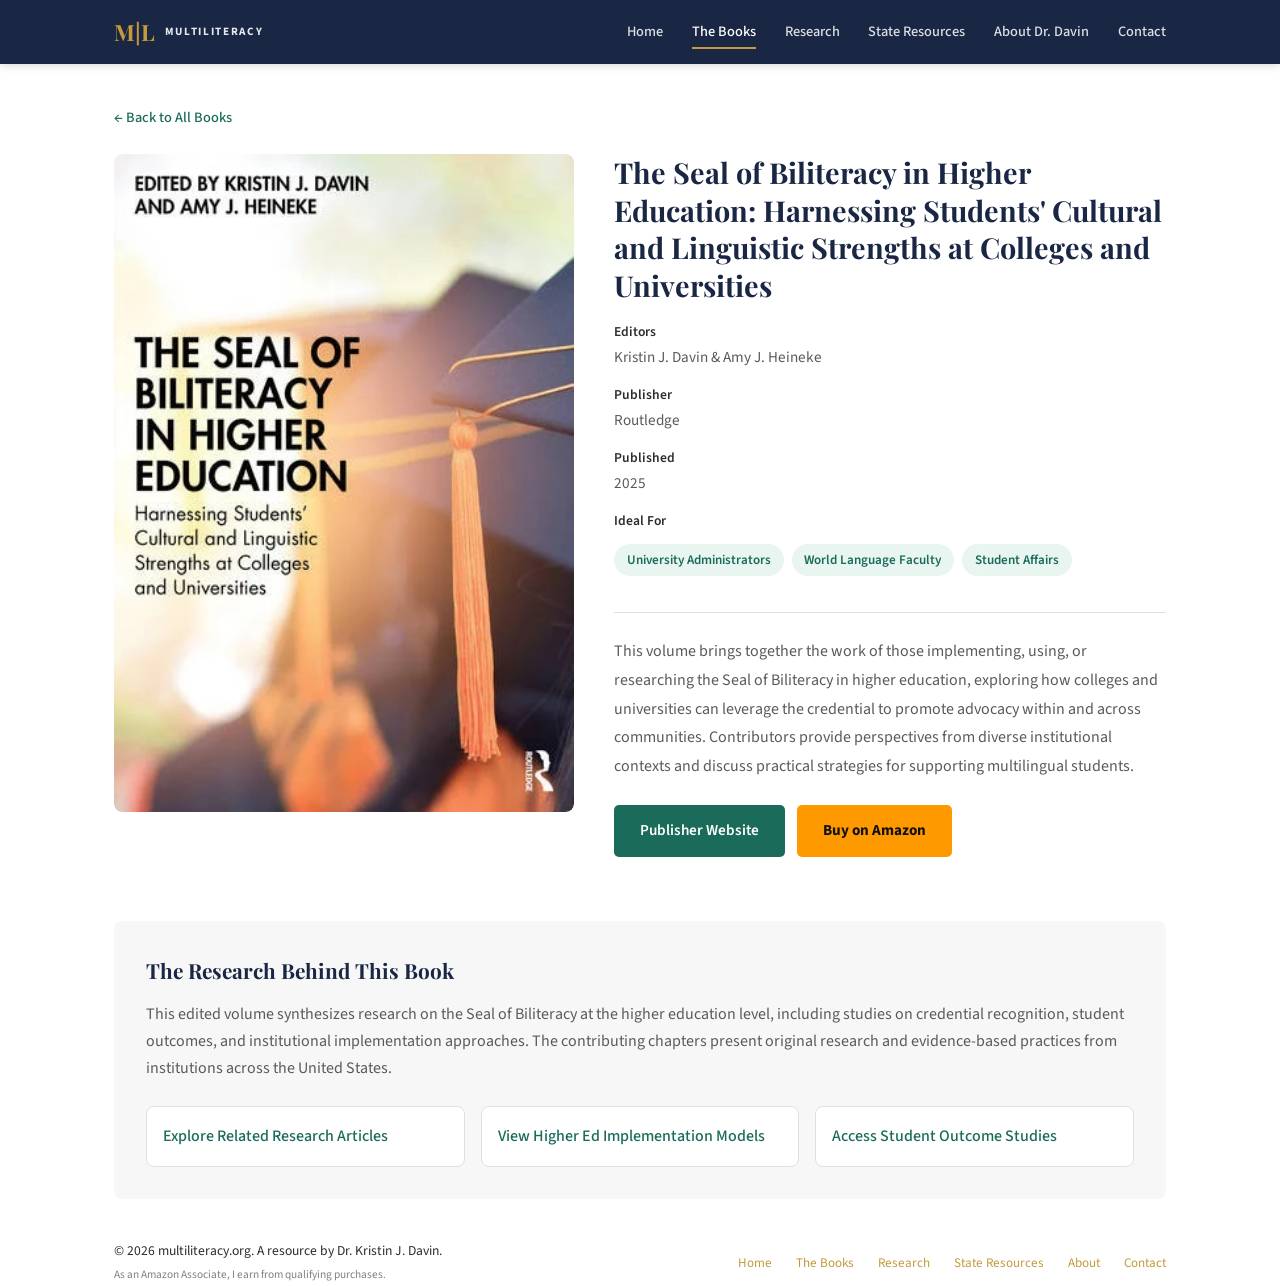
<file: book-higher-ed.html>
<!DOCTYPE html>
<html lang="en">
<head>
  <meta charset="UTF-8">
  <meta name="viewport" content="width=device-width, initial-scale=1.0">
  <meta name="description" content="The Seal of Biliteracy in Higher Education: Harnessing Students' Cultural and Linguistic Strengths at Colleges and Universities. Edited by Kristin J. Davin & Amy J. Heineke. Published by Routledge.">
  <meta name="keywords" content="Seal of Biliteracy, higher education, universities, bilingual students, multilingual, college">
  <meta name="author" content="Kristin J. Davin & Amy J. Heineke">
  <meta property="og:title" content="The Seal of Biliteracy in Higher Education">
  <meta property="og:description" content="How colleges and universities can leverage the Seal of Biliteracy to promote advocacy and celebrate students' multilingual strengths.">
  <meta property="og:type" content="book">
  <meta property="og:url" content="https://multiliteracy.org/book-higher-ed.html">
  <meta name="twitter:card" content="summary_large_image">
  <meta name="twitter:title" content="The Seal of Biliteracy in Higher Education">
  <meta name="twitter:description" content="How colleges and universities can leverage the Seal of Biliteracy credential for multilingual students.">
  <link rel="canonical" href="https://multiliteracy.org/book-higher-ed.html">
  <title>The Seal of Biliteracy in Higher Education | Multiliteracy</title>
  <link rel="preconnect" href="https://fonts.googleapis.com">
  <link rel="preconnect" href="https://fonts.gstatic.com" crossorigin>
  <link href="https://fonts.googleapis.com/css2?family=Playfair+Display:wght@600;700&family=Source+Sans+3:wght@400;500;600;700&display=swap" rel="stylesheet">
  <link rel="stylesheet" href="style.css">
  <script type="application/ld+json">
  {
    "@context": "https://schema.org",
    "@type": "Book",
    "name": "The Seal of Biliteracy in Higher Education: Harnessing Students' Cultural and Linguistic Strengths at Colleges and Universities",
    "editor": [
      {"@type": "Person", "name": "Kristin J. Davin"},
      {"@type": "Person", "name": "Amy J. Heineke"}
    ],
    "publisher": {"@type": "Organization", "name": "Routledge"},
    "datePublished": "2025",
    "description": "Explores how colleges and universities can leverage the Seal credential to promote advocacy and support multilingual students.",
    "isbn": "103266715X",
    "url": "https://multiliteracy.org/book-higher-ed.html"
  }
  </script>
</head>
<body>
  <!-- Header & Navigation -->
  <header>
    <div class="header-container">
      <a href="index.html" class="logo">
        <span class="logo-symbol">M|L</span>
        <span class="logo-text">MULTILITERACY</span>
      </a>
      <nav id="nav-menu">
        <ul>
          <li><a href="index.html">Home</a></li>
          <li><a href="books.html" class="active">The Books</a></li>
          <li class="nav-dropdown"><a href="research.html">Research</a>
              <ul class="nav-dropdown-menu">
                <li><a href="research.html">All Research</a></li>
                <li><a href="research-chatgpt-lesson-plans.html">ChatGPT &amp; Lesson Plans</a></li>
                <li><a href="research-project-torch.html">Project TORCH: Cherokee</a></li>
              </ul>
            </li>
          <li><a href="state-resources.html">State Resources</a></li>
          <li><a href="about.html">About Dr. Davin</a></li>
          <li><a href="contact.html">Contact</a></li>
        </ul>
      </nav>
      <button class="hamburger" id="hamburger" aria-label="Toggle navigation menu">
        <span></span>
        <span></span>
        <span></span>
      </button>
    </div>
  </header>

  <!-- Main Content -->
  <main>
    <!-- Back Link -->
    <a href="books.html" class="back-link">← Back to All Books</a>

    <!-- Book Detail Section -->
    <div class="book-detail-wrapper">
      <!-- Book Cover Placeholder -->
      <div class="book-cover-placeholder">
        <img src="images/the_seal_of_bilteracy_in_higher_education.jpg" alt="The Seal of Biliteracy in Higher Education book cover" class="book-cover-img">
      </div>

      <!-- Book Details -->
      <div class="book-details">
        <h1 class="book-detail-title">The Seal of Biliteracy in Higher Education: Harnessing Students' Cultural and Linguistic Strengths at Colleges and Universities</h1>

        <!-- Metadata Section -->
        <div class="book-detail-meta">
          <div class="book-detail-item">
            <div class="book-detail-label">Editors</div>
            <div class="book-detail-value">Kristin J. Davin & Amy J. Heineke</div>
          </div>
          <div class="book-detail-item">
            <div class="book-detail-label">Publisher</div>
            <div class="book-detail-value">Routledge</div>
          </div>
          <div class="book-detail-item">
            <div class="book-detail-label">Published</div>
            <div class="book-detail-value">2025</div>
          </div>

          <!-- Ideal For Tags -->
          <div class="book-detail-item">
            <div class="book-detail-label">Ideal For</div>
            <div class="ideal-for">
              <span class="ideal-for-tag">University Administrators</span>
              <span class="ideal-for-tag">World Language Faculty</span>
              <span class="ideal-for-tag">Student Affairs</span>
            </div>
          </div>
        </div>

        <!-- Full Description -->
        <p class="book-description-full">
          This volume brings together the work of those implementing, using, or researching the Seal of Biliteracy in higher education, exploring how colleges and universities can leverage the credential to promote advocacy within and across communities. Contributors provide perspectives from diverse institutional contexts and discuss practical strategies for supporting multilingual students.
        </p>

        <!-- Purchase Buttons -->
        <div class="book-purchase-buttons">
          <a href="https://www.routledge.com/The-Seal-of-Biliteracy-in-Higher-Education-Harnessing-Students-Cultural-and-Linguistic-Strengths-at-Colleges-and-Universities-Davin-Heineke/p/book/9781032667157" target="_blank" rel="noopener noreferrer" class="btn btn-purchase btn-purchase-primary">Publisher Website</a>
          <a href="https://www.amazon.com/dp/103266715X?tag=multiliteracy-20" target="_blank" rel="noopener noreferrer" class="btn btn-purchase btn-purchase-secondary">Buy on Amazon</a>
        </div>
      </div>
    </div>

    <!-- Research Behind This Book Section -->
    <div class="research-section">
      <h2 class="research-title">The Research Behind This Book</h2>
      <p class="research-description">
        This edited volume synthesizes research on the Seal of Biliteracy at the higher education level, including studies on credential recognition, student outcomes, and institutional implementation approaches. The contributing chapters present original research and evidence-based practices from institutions across the United States.
      </p>
      <div class="research-links">
        <div class="research-link-card">
          <a href="research.html">Explore Related Research Articles</a>
        </div>
        <div class="research-link-card">
          <a href="research.html">View Higher Ed Implementation Models</a>
        </div>
        <div class="research-link-card">
          <a href="research.html">Access Student Outcome Studies</a>
        </div>
      </div>
    </div>
  </main>

  <!-- Footer -->
  <footer>
    <div class="footer-container">
      <div class="footer-copyright">
        <p>&copy; 2026 multiliteracy.org. A resource by Dr. Kristin J. Davin.<br><small style="opacity:0.6;">As an Amazon Associate, I earn from qualifying purchases.</small></p>
      </div>
      <ul class="footer-links">
        <li><a href="index.html">Home</a></li>
        <li><a href="books.html">The Books</a></li>
        <li><a href="research.html">Research</a></li>
        <li><a href="state-resources.html">State Resources</a></li>
        <li><a href="about.html">About</a></li>
        <li><a href="contact.html">Contact</a></li>
      </ul>
    </div>
  </footer>

  <!-- Navigation Toggle Script -->
  <script>
    const hamburger = document.getElementById('hamburger');
    const navMenu = document.getElementById('nav-menu');

    hamburger.addEventListener('click', () => {
      navMenu.classList.toggle('active');
    });

    // Close menu when a link is clicked
    document.querySelectorAll('nav a').forEach(link => {
      link.addEventListener('click', () => {
        navMenu.classList.remove('active');
      });
    });
  </script>
</body>
</html>
</file>
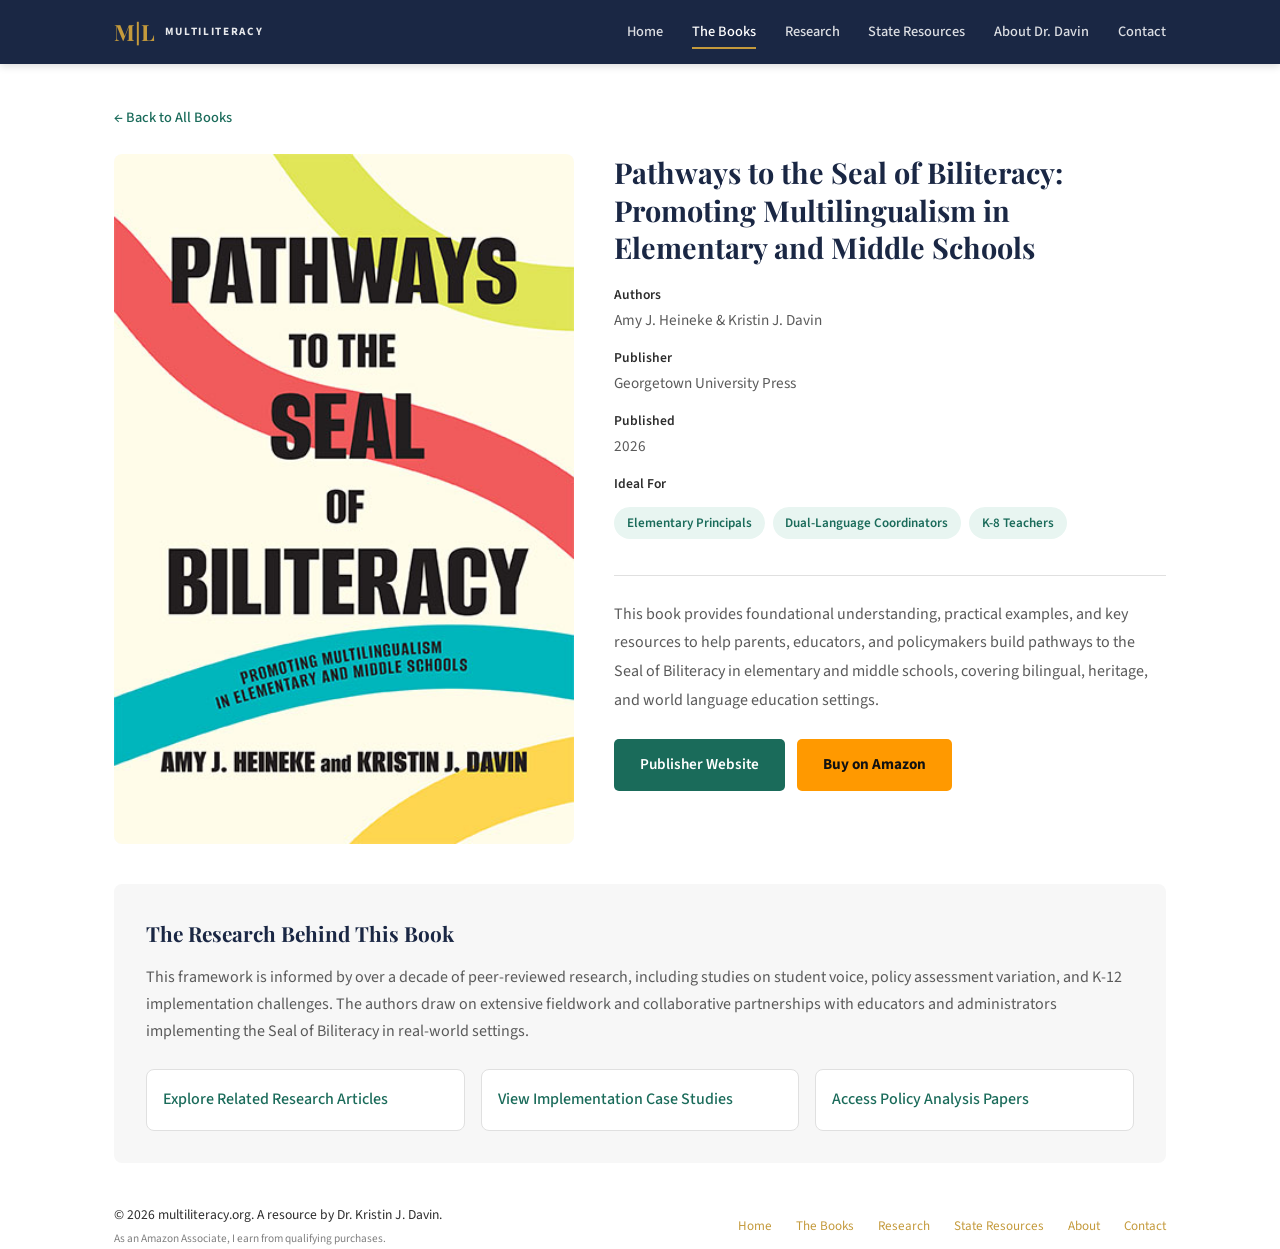
<file: book-pathways.html>
<!DOCTYPE html>
<html lang="en">
<head>
  <meta charset="UTF-8">
  <meta name="viewport" content="width=device-width, initial-scale=1.0">
  <meta name="description" content="Pathways to the Seal of Biliteracy: Promoting Multilingualism in Elementary and Middle Schools by Amy J. Heineke & Kristin J. Davin. Published by Georgetown University Press.">
  <meta name="keywords" content="Seal of Biliteracy, elementary, middle school, bilingual education, multilingualism, K-8">
  <meta name="author" content="Amy J. Heineke & Kristin J. Davin">
  <meta property="og:title" content="Pathways to the Seal of Biliteracy | K-8 Implementation Guide">
  <meta property="og:description" content="Foundational guide for building pathways to the Seal of Biliteracy in elementary and middle schools, covering bilingual, heritage, and world language settings.">
  <meta property="og:type" content="book">
  <meta property="og:url" content="https://multiliteracy.org/book-pathways.html">
  <meta name="twitter:card" content="summary_large_image">
  <meta name="twitter:title" content="Pathways to the Seal of Biliteracy | K-8 Implementation Guide">
  <meta name="twitter:description" content="Foundational guide for building pathways to the Seal of Biliteracy in elementary and middle schools.">
  <link rel="canonical" href="https://multiliteracy.org/book-pathways.html">
  <title>Pathways to the Seal of Biliteracy | Multiliteracy</title>
  <link rel="preconnect" href="https://fonts.googleapis.com">
  <link rel="preconnect" href="https://fonts.gstatic.com" crossorigin>
  <link href="https://fonts.googleapis.com/css2?family=Playfair+Display:wght@600;700&family=Source+Sans+3:wght@400;500;600;700&display=swap" rel="stylesheet">
  <link rel="stylesheet" href="style.css">
  <script type="application/ld+json">
  {
    "@context": "https://schema.org",
    "@type": "Book",
    "name": "Pathways to the Seal of Biliteracy: Promoting Multilingualism in Elementary and Middle Schools",
    "author": [
      {"@type": "Person", "name": "Amy J. Heineke"},
      {"@type": "Person", "name": "Kristin J. Davin"}
    ],
    "publisher": {"@type": "Organization", "name": "Georgetown University Press"},
    "datePublished": "2026",
    "description": "Provides foundational understanding, practical examples, and key resources to help parents, educators, and policymakers build pathways to the Seal of Biliteracy in elementary and middle schools.",
    "isbn": "1647127009",
    "url": "https://multiliteracy.org/book-pathways.html"
  }
  </script>
</head>
<body>
  <!-- Header & Navigation -->
  <header>
    <div class="header-container">
      <a href="index.html" class="logo">
        <span class="logo-symbol">M|L</span>
        <span class="logo-text">MULTILITERACY</span>
      </a>
      <nav id="nav-menu">
        <ul>
          <li><a href="index.html">Home</a></li>
          <li><a href="books.html" class="active">The Books</a></li>
          <li class="nav-dropdown"><a href="research.html">Research</a>
              <ul class="nav-dropdown-menu">
                <li><a href="research.html">All Research</a></li>
                <li><a href="research-chatgpt-lesson-plans.html">ChatGPT &amp; Lesson Plans</a></li>
                <li><a href="research-project-torch.html">Project TORCH: Cherokee</a></li>
              </ul>
            </li>
          <li><a href="state-resources.html">State Resources</a></li>
          <li><a href="about.html">About Dr. Davin</a></li>
          <li><a href="contact.html">Contact</a></li>
        </ul>
      </nav>
      <button class="hamburger" id="hamburger" aria-label="Toggle navigation menu">
        <span></span>
        <span></span>
        <span></span>
      </button>
    </div>
  </header>

  <!-- Main Content -->
  <main>
    <!-- Back Link -->
    <a href="books.html" class="back-link">← Back to All Books</a>

    <!-- Book Detail Section -->
    <div class="book-detail-wrapper">
      <!-- Book Cover Placeholder -->
      <div class="book-cover-placeholder">
        <img src="images/Pathways_to_the_Seal_of_Biliteracy.jpg" alt="Pathways to the Seal of Biliteracy book cover" class="book-cover-img">
      </div>

      <!-- Book Details -->
      <div class="book-details">
        <h1 class="book-detail-title">Pathways to the Seal of Biliteracy: Promoting Multilingualism in Elementary and Middle Schools</h1>

        <!-- Metadata Section -->
        <div class="book-detail-meta">
          <div class="book-detail-item">
            <div class="book-detail-label">Authors</div>
            <div class="book-detail-value">Amy J. Heineke & Kristin J. Davin</div>
          </div>
          <div class="book-detail-item">
            <div class="book-detail-label">Publisher</div>
            <div class="book-detail-value">Georgetown University Press</div>
          </div>
          <div class="book-detail-item">
            <div class="book-detail-label">Published</div>
            <div class="book-detail-value">2026</div>
          </div>

          <!-- Ideal For Tags -->
          <div class="book-detail-item">
            <div class="book-detail-label">Ideal For</div>
            <div class="ideal-for">
              <span class="ideal-for-tag">Elementary Principals</span>
              <span class="ideal-for-tag">Dual-Language Coordinators</span>
              <span class="ideal-for-tag">K-8 Teachers</span>
            </div>
          </div>
        </div>

        <!-- Full Description -->
        <p class="book-description-full">
          This book provides foundational understanding, practical examples, and key resources to help parents, educators, and policymakers build pathways to the Seal of Biliteracy in elementary and middle schools, covering bilingual, heritage, and world language education settings.
        </p>

        <!-- Purchase Buttons -->
        <div class="book-purchase-buttons">
          <a href="https://press.georgetown.edu/Book/Pathways-to-the-Seal-of-Biliteracy" target="_blank" rel="noopener noreferrer" class="btn btn-purchase btn-purchase-primary">Publisher Website</a>
          <a href="https://www.amazon.com/dp/1647127009?tag=multiliteracy-20" target="_blank" rel="noopener noreferrer" class="btn btn-purchase btn-purchase-secondary">Buy on Amazon</a>
        </div>
      </div>
    </div>

    <!-- Research Behind This Book Section -->
    <div class="research-section">
      <h2 class="research-title">The Research Behind This Book</h2>
      <p class="research-description">
        This framework is informed by over a decade of peer-reviewed research, including studies on student voice, policy assessment variation, and K-12 implementation challenges. The authors draw on extensive fieldwork and collaborative partnerships with educators and administrators implementing the Seal of Biliteracy in real-world settings.
      </p>
      <div class="research-links">
        <div class="research-link-card">
          <a href="research.html">Explore Related Research Articles</a>
        </div>
        <div class="research-link-card">
          <a href="research.html">View Implementation Case Studies</a>
        </div>
        <div class="research-link-card">
          <a href="research.html">Access Policy Analysis Papers</a>
        </div>
      </div>
    </div>
  </main>

  <!-- Footer -->
  <footer>
    <div class="footer-container">
      <div class="footer-copyright">
        <p>&copy; 2026 multiliteracy.org. A resource by Dr. Kristin J. Davin.<br><small style="opacity:0.6;">As an Amazon Associate, I earn from qualifying purchases.</small></p>
      </div>
      <ul class="footer-links">
        <li><a href="index.html">Home</a></li>
        <li><a href="books.html">The Books</a></li>
        <li><a href="research.html">Research</a></li>
        <li><a href="state-resources.html">State Resources</a></li>
        <li><a href="about.html">About</a></li>
        <li><a href="contact.html">Contact</a></li>
      </ul>
    </div>
  </footer>

  <!-- Navigation Toggle Script -->
  <script>
    const hamburger = document.getElementById('hamburger');
    const navMenu = document.getElementById('nav-menu');

    hamburger.addEventListener('click', () => {
      navMenu.classList.toggle('active');
    });

    // Close menu when a link is clicked
    document.querySelectorAll('nav a').forEach(link => {
      link.addEventListener('click', () => {
        navMenu.classList.remove('active');
      });
    });
  </script>
</body>
</html>
</file>
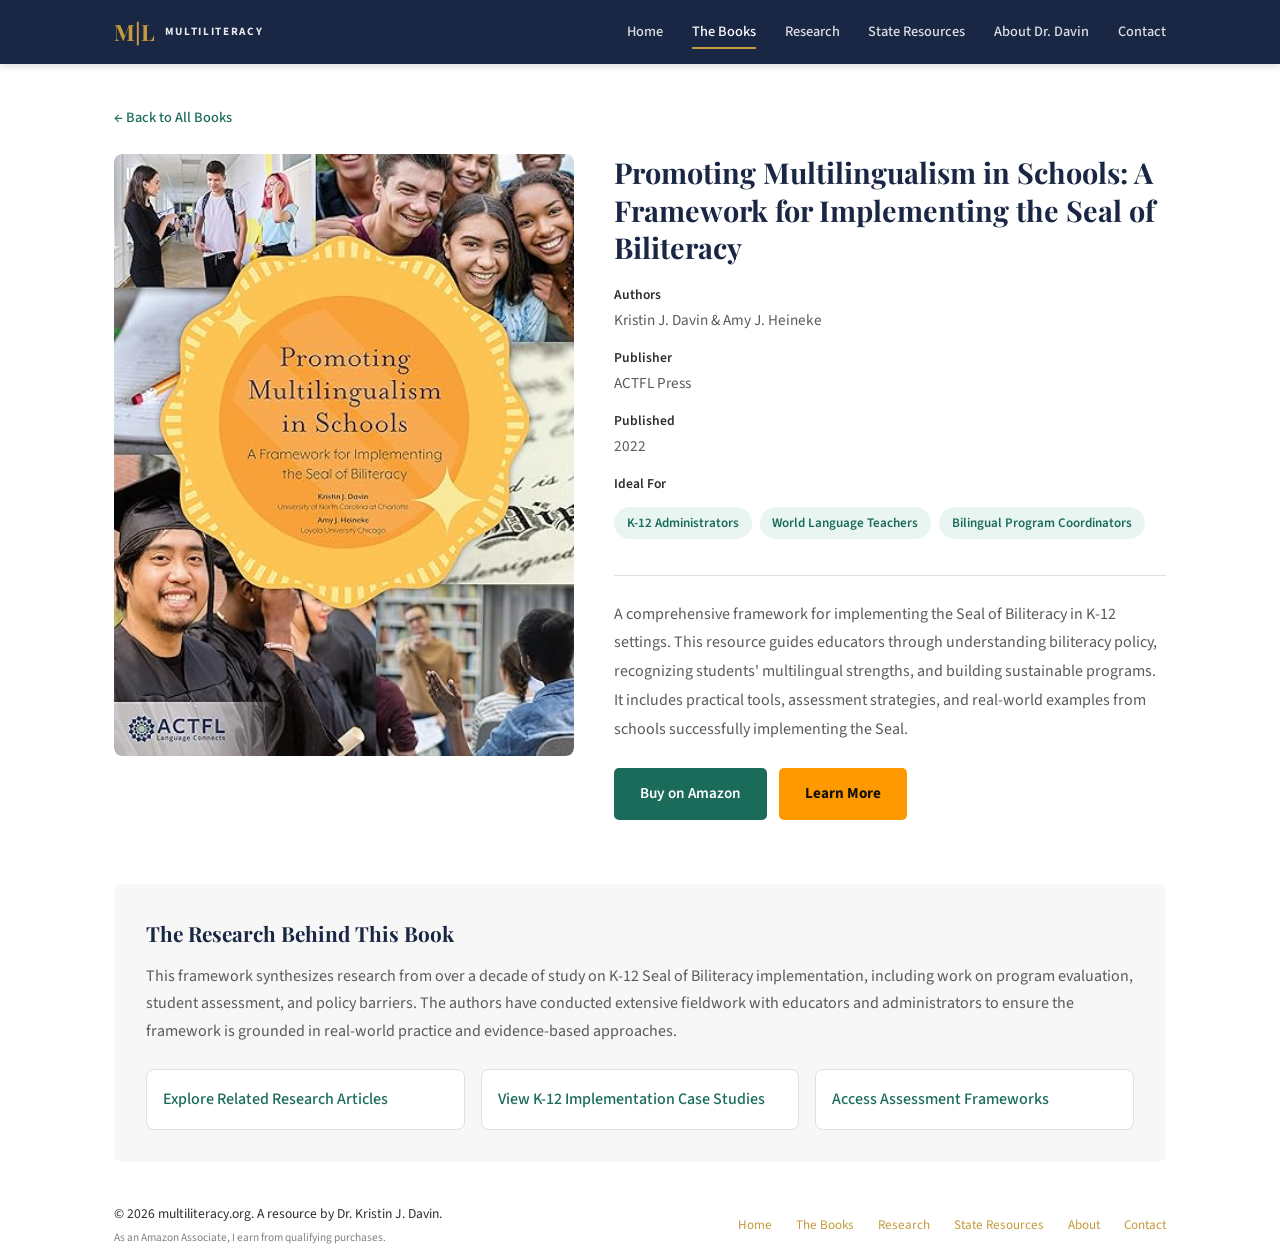
<file: book-promoting.html>
<!DOCTYPE html>
<html lang="en">
<head>
  <meta charset="UTF-8">
  <meta name="viewport" content="width=device-width, initial-scale=1.0">
  <meta name="description" content="Promoting Multilingualism in Schools: A Framework for Implementing the Seal of Biliteracy by Kristin J. Davin & Amy J. Heineke. Published by ACTFL Press.">
  <meta name="keywords" content="Seal of Biliteracy, K-12, multilingualism, implementation framework, world language, bilingual education">
  <meta name="author" content="Kristin J. Davin & Amy J. Heineke">
  <meta property="og:title" content="Promoting Multilingualism in Schools | Seal of Biliteracy Framework">
  <meta property="og:description" content="A comprehensive framework for implementing the Seal of Biliteracy in K-12 settings with practical guidance for educators and administrators.">
  <meta property="og:type" content="book">
  <meta property="og:url" content="https://multiliteracy.org/book-promoting.html">
  <meta name="twitter:card" content="summary_large_image">
  <meta name="twitter:title" content="Promoting Multilingualism in Schools | Seal of Biliteracy Framework">
  <meta name="twitter:description" content="A comprehensive K-12 framework for implementing the Seal of Biliteracy.">
  <link rel="canonical" href="https://multiliteracy.org/book-promoting.html">
  <title>Promoting Multilingualism in Schools | Multiliteracy</title>
  <link rel="preconnect" href="https://fonts.googleapis.com">
  <link rel="preconnect" href="https://fonts.gstatic.com" crossorigin>
  <link href="https://fonts.googleapis.com/css2?family=Playfair+Display:wght@600;700&family=Source+Sans+3:wght@400;500;600;700&display=swap" rel="stylesheet">
  <link rel="stylesheet" href="style.css">
  <script type="application/ld+json">
  {
    "@context": "https://schema.org",
    "@type": "Book",
    "name": "Promoting Multilingualism in Schools: A Framework for Implementing the Seal of Biliteracy",
    "author": [
      {"@type": "Person", "name": "Kristin J. Davin"},
      {"@type": "Person", "name": "Amy J. Heineke"}
    ],
    "publisher": {"@type": "Organization", "name": "ACTFL Press"},
    "datePublished": "2022",
    "description": "A comprehensive framework for implementing the Seal of Biliteracy in K-12 settings with practical guidance for educators and administrators.",
    "url": "https://multiliteracy.org/book-promoting.html"
  }
  </script>
</head>
<body>
  <!-- Header & Navigation -->
  <header>
    <div class="header-container">
      <a href="index.html" class="logo">
        <span class="logo-symbol">M|L</span>
        <span class="logo-text">MULTILITERACY</span>
      </a>
      <nav id="nav-menu">
        <ul>
          <li><a href="index.html">Home</a></li>
          <li><a href="books.html" class="active">The Books</a></li>
          <li class="nav-dropdown"><a href="research.html">Research</a>
              <ul class="nav-dropdown-menu">
                <li><a href="research.html">All Research</a></li>
                <li><a href="research-chatgpt-lesson-plans.html">ChatGPT &amp; Lesson Plans</a></li>
                <li><a href="research-project-torch.html">Project TORCH: Cherokee</a></li>
              </ul>
            </li>
          <li><a href="state-resources.html">State Resources</a></li>
          <li><a href="about.html">About Dr. Davin</a></li>
          <li><a href="contact.html">Contact</a></li>
        </ul>
      </nav>
      <button class="hamburger" id="hamburger" aria-label="Toggle navigation menu">
        <span></span>
        <span></span>
        <span></span>
      </button>
    </div>
  </header>

  <!-- Main Content -->
  <main>
    <!-- Back Link -->
    <a href="books.html" class="back-link">← Back to All Books</a>

    <!-- Book Detail Section -->
    <div class="book-detail-wrapper">
      <!-- Book Cover Placeholder -->
      <div class="book-cover-placeholder">
        <img src="images/promoting_multilingualism_in_schools.jpg" alt="Promoting Multilingualism in Schools book cover" class="book-cover-img">
      </div>

      <!-- Book Details -->
      <div class="book-details">
        <h1 class="book-detail-title">Promoting Multilingualism in Schools: A Framework for Implementing the Seal of Biliteracy</h1>

        <!-- Metadata Section -->
        <div class="book-detail-meta">
          <div class="book-detail-item">
            <div class="book-detail-label">Authors</div>
            <div class="book-detail-value">Kristin J. Davin & Amy J. Heineke</div>
          </div>
          <div class="book-detail-item">
            <div class="book-detail-label">Publisher</div>
            <div class="book-detail-value">ACTFL Press</div>
          </div>
          <div class="book-detail-item">
            <div class="book-detail-label">Published</div>
            <div class="book-detail-value">2022</div>
          </div>

          <!-- Ideal For Tags -->
          <div class="book-detail-item">
            <div class="book-detail-label">Ideal For</div>
            <div class="ideal-for">
              <span class="ideal-for-tag">K-12 Administrators</span>
              <span class="ideal-for-tag">World Language Teachers</span>
              <span class="ideal-for-tag">Bilingual Program Coordinators</span>
            </div>
          </div>
        </div>

        <!-- Full Description -->
        <p class="book-description-full">
          A comprehensive framework for implementing the Seal of Biliteracy in K-12 settings. This resource guides educators through understanding biliteracy policy, recognizing students' multilingual strengths, and building sustainable programs. It includes practical tools, assessment strategies, and real-world examples from schools successfully implementing the Seal.
        </p>

        <!-- Purchase Buttons -->
        <div class="book-purchase-buttons">
          <a href="https://www.amazon.com/dp/B0C11P568K?tag=multiliteracy-20" target="_blank" rel="noopener noreferrer" class="btn btn-purchase btn-purchase-primary">Buy on Amazon</a>
          <a href="research.html" class="btn btn-purchase btn-purchase-secondary">Learn More</a>
        </div>
      </div>
    </div>

    <!-- Research Behind This Book Section -->
    <div class="research-section">
      <h2 class="research-title">The Research Behind This Book</h2>
      <p class="research-description">
        This framework synthesizes research from over a decade of study on K-12 Seal of Biliteracy implementation, including work on program evaluation, student assessment, and policy barriers. The authors have conducted extensive fieldwork with educators and administrators to ensure the framework is grounded in real-world practice and evidence-based approaches.
      </p>
      <div class="research-links">
        <div class="research-link-card">
          <a href="research.html">Explore Related Research Articles</a>
        </div>
        <div class="research-link-card">
          <a href="research.html">View K-12 Implementation Case Studies</a>
        </div>
        <div class="research-link-card">
          <a href="research.html">Access Assessment Frameworks</a>
        </div>
      </div>
    </div>
  </main>

  <!-- Footer -->
  <footer>
    <div class="footer-container">
      <div class="footer-copyright">
        <p>&copy; 2026 multiliteracy.org. A resource by Dr. Kristin J. Davin.<br><small style="opacity:0.6;">As an Amazon Associate, I earn from qualifying purchases.</small></p>
      </div>
      <ul class="footer-links">
        <li><a href="index.html">Home</a></li>
        <li><a href="books.html">The Books</a></li>
        <li><a href="research.html">Research</a></li>
        <li><a href="state-resources.html">State Resources</a></li>
        <li><a href="about.html">About</a></li>
        <li><a href="contact.html">Contact</a></li>
      </ul>
    </div>
  </footer>

  <!-- Navigation Toggle Script -->
  <script>
    const hamburger = document.getElementById('hamburger');
    const navMenu = document.getElementById('nav-menu');

    hamburger.addEventListener('click', () => {
      navMenu.classList.toggle('active');
    });

    // Close menu when a link is clicked
    document.querySelectorAll('nav a').forEach(link => {
      link.addEventListener('click', () => {
        navMenu.classList.remove('active');
      });
    });
  </script>
</body>
</html>
</file>
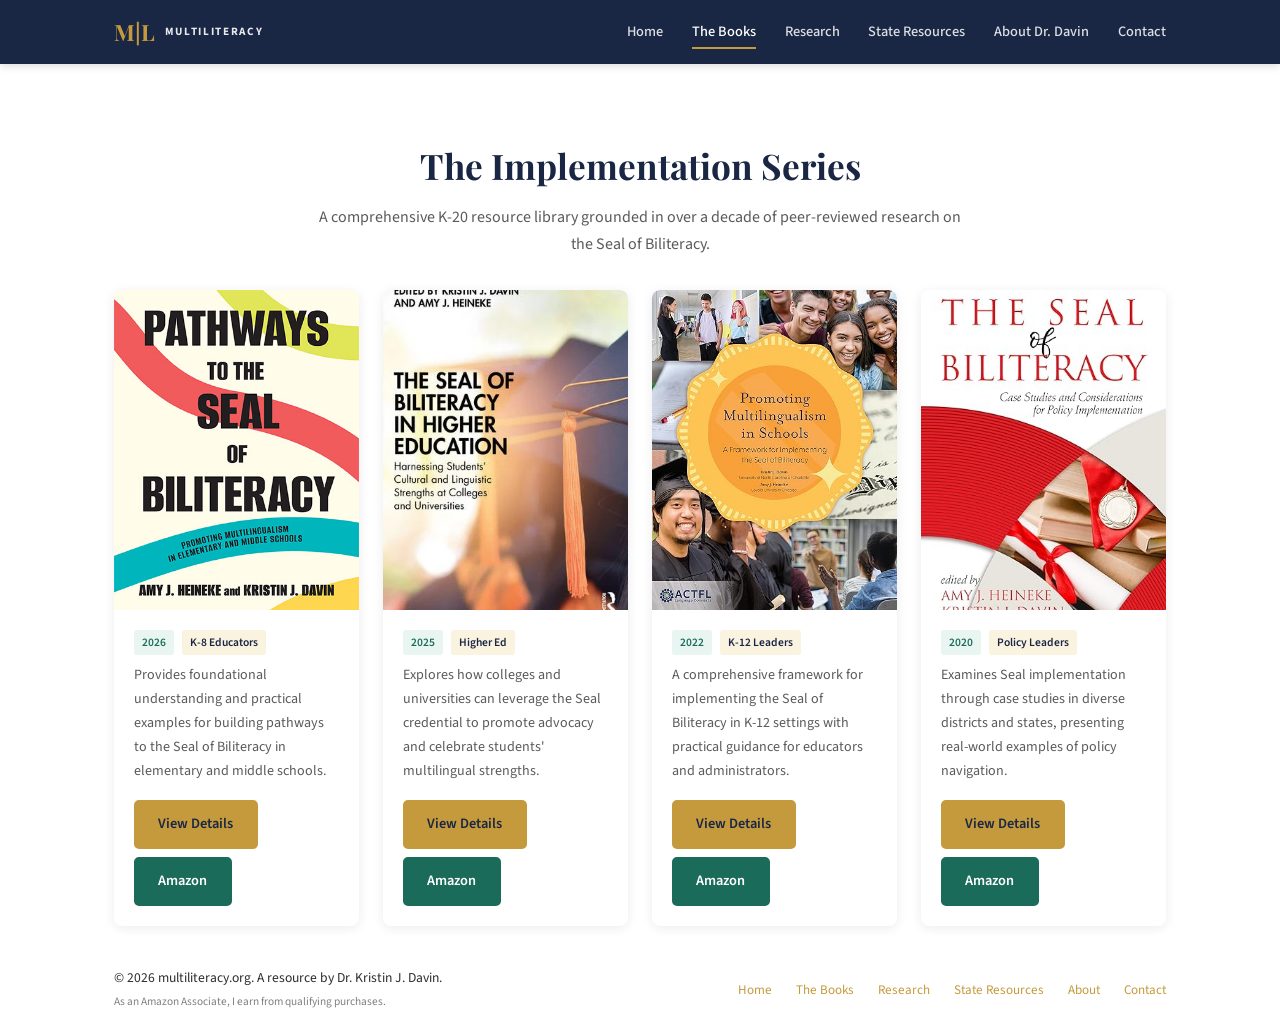
<file: books.html>
<!DOCTYPE html>
<html lang="en">
<head>
  <meta charset="UTF-8">
  <meta name="viewport" content="width=device-width, initial-scale=1.0">
  <meta name="description" content="Explore The Implementation Series - A comprehensive K-20 resource library grounded in peer-reviewed research on the Seal of Biliteracy.">
  <meta name="keywords" content="Seal of Biliteracy, books, resources, multilingualism, education">
  <meta name="author" content="Dr. Kristin J. Davin">
  <meta property="og:title" content="The Implementation Series | Multiliteracy">
  <meta property="og:description" content="A comprehensive K-20 resource library grounded in peer-reviewed research on the Seal of Biliteracy.">
  <meta property="og:type" content="website">
  <meta property="og:url" content="https://multiliteracy.org/books.html">
  <meta name="twitter:card" content="summary_large_image">
  <meta name="twitter:title" content="The Implementation Series | Multiliteracy">
  <meta name="twitter:description" content="K-20 resource library grounded in peer-reviewed research on the Seal of Biliteracy.">
  <link rel="canonical" href="https://multiliteracy.org/books.html">
  <title>The Books | Multiliteracy</title>
  <link rel="preconnect" href="https://fonts.googleapis.com">
  <link rel="preconnect" href="https://fonts.gstatic.com" crossorigin>
  <link href="https://fonts.googleapis.com/css2?family=Playfair+Display:wght@600;700&family=Source+Sans+3:wght@400;500;600;700&display=swap" rel="stylesheet">
  <link rel="stylesheet" href="style.css">
</head>
<body>
  <!-- Header & Navigation -->
  <header>
    <div class="header-container">
      <a href="index.html" class="logo">
        <span class="logo-symbol">M|L</span>
        <span class="logo-text">MULTILITERACY</span>
      </a>
      <nav id="nav-menu">
        <ul>
          <li><a href="index.html">Home</a></li>
          <li><a href="books.html" class="active">The Books</a></li>
          <li class="nav-dropdown"><a href="research.html">Research</a>
              <ul class="nav-dropdown-menu">
                <li><a href="research.html">All Research</a></li>
                <li><a href="research-chatgpt-lesson-plans.html">ChatGPT &amp; Lesson Plans</a></li>
                <li><a href="research-project-torch.html">Project TORCH: Cherokee</a></li>
              </ul>
            </li>
          <li><a href="state-resources.html">State Resources</a></li>
          <li><a href="about.html">About Dr. Davin</a></li>
          <li><a href="contact.html">Contact</a></li>
        </ul>
      </nav>
      <button class="hamburger" id="hamburger" aria-label="Toggle navigation menu">
        <span></span>
        <span></span>
        <span></span>
      </button>
    </div>
  </header>

  <!-- Main Content -->
  <main>
    <!-- Page Header -->
    <div class="page-header">
      <h1 class="page-title">The Implementation Series</h1>
      <p class="page-subtitle">A comprehensive K-20 resource library grounded in over a decade of peer-reviewed research on the Seal of Biliteracy.</p>
    </div>

    <!-- Books Grid -->
    <div class="books-grid">
      <!-- Book 1: Pathways to the Seal of Biliteracy -->
      <div class="book-card">
        <div class="book-cover-area">
          <img src="images/Pathways_to_the_Seal_of_Biliteracy.jpg" alt="Pathways to the Seal of Biliteracy book cover" class="book-cover-img">
        </div>
        <div class="book-card-content">
          <div class="book-meta">
            <span class="book-year">2026</span>
            <span class="book-audience">K-8 Educators</span>
          </div>
          <p class="book-description">Provides foundational understanding and practical examples for building pathways to the Seal of Biliteracy in elementary and middle schools.</p>
          <div class="book-actions">
            <a href="book-pathways.html" class="btn btn-primary">View Details</a>
            <a href="https://www.amazon.com/dp/1647127009?tag=multiliteracy-20" target="_blank" rel="noopener noreferrer" class="btn btn-secondary">Amazon</a>
          </div>
        </div>
      </div>

      <!-- Book 2: The Seal of Biliteracy in Higher Education -->
      <div class="book-card">
        <div class="book-cover-area">
          <img src="images/the_seal_of_bilteracy_in_higher_education.jpg" alt="The Seal of Biliteracy in Higher Education book cover" class="book-cover-img">
        </div>
        <div class="book-card-content">
          <div class="book-meta">
            <span class="book-year">2025</span>
            <span class="book-audience">Higher Ed</span>
          </div>
          <p class="book-description">Explores how colleges and universities can leverage the Seal credential to promote advocacy and celebrate students' multilingual strengths.</p>
          <div class="book-actions">
            <a href="book-higher-ed.html" class="btn btn-primary">View Details</a>
            <a href="https://www.amazon.com/dp/103266715X?tag=multiliteracy-20" target="_blank" rel="noopener noreferrer" class="btn btn-secondary">Amazon</a>
          </div>
        </div>
      </div>

      <!-- Book 3: Promoting Multilingualism in Schools -->
      <div class="book-card">
        <div class="book-cover-area">
          <img src="images/promoting_multilingualism_in_schools.jpg" alt="Promoting Multilingualism in Schools book cover" class="book-cover-img">
        </div>
        <div class="book-card-content">
          <div class="book-meta">
            <span class="book-year">2022</span>
            <span class="book-audience">K-12 Leaders</span>
          </div>
          <p class="book-description">A comprehensive framework for implementing the Seal of Biliteracy in K-12 settings with practical guidance for educators and administrators.</p>
          <div class="book-actions">
            <a href="book-promoting.html" class="btn btn-primary">View Details</a>
            <a href="https://www.amazon.com/dp/B0C11P568K?tag=multiliteracy-20" target="_blank" rel="noopener noreferrer" class="btn btn-secondary">Amazon</a>
          </div>
        </div>
      </div>

      <!-- Book 4: Case Studies and Considerations -->
      <div class="book-card">
        <div class="book-cover-area">
          <img src="images/case_studies_and_considerations.jpg" alt="The Seal of Biliteracy: Case Studies and Considerations book cover" class="book-cover-img">
        </div>
        <div class="book-card-content">
          <div class="book-meta">
            <span class="book-year">2020</span>
            <span class="book-audience">Policy Leaders</span>
          </div>
          <p class="book-description">Examines Seal implementation through case studies in diverse districts and states, presenting real-world examples of policy navigation.</p>
          <div class="book-actions">
            <a href="book-case-studies.html" class="btn btn-primary">View Details</a>
            <a href="https://www.amazon.com/dp/1648020224?tag=multiliteracy-20" target="_blank" rel="noopener noreferrer" class="btn btn-secondary">Amazon</a>
          </div>
        </div>
      </div>
    </div>
  </main>

  <!-- Footer -->
  <footer>
    <div class="footer-container">
      <div class="footer-copyright">
        <p>&copy; 2026 multiliteracy.org. A resource by Dr. Kristin J. Davin.<br><small style="opacity:0.6;">As an Amazon Associate, I earn from qualifying purchases.</small></p>
      </div>
      <ul class="footer-links">
        <li><a href="index.html">Home</a></li>
        <li><a href="books.html">The Books</a></li>
        <li><a href="research.html">Research</a></li>
        <li><a href="state-resources.html">State Resources</a></li>
        <li><a href="about.html">About</a></li>
        <li><a href="contact.html">Contact</a></li>
      </ul>
    </div>
  </footer>

  <!-- Navigation Toggle Script -->
  <script>
    const hamburger = document.getElementById('hamburger');
    const navMenu = document.getElementById('nav-menu');

    hamburger.addEventListener('click', () => {
      navMenu.classList.toggle('active');
    });

    // Close menu when a link is clicked
    document.querySelectorAll('nav a').forEach(link => {
      link.addEventListener('click', () => {
        navMenu.classList.remove('active');
      });
    });
  </script>
</body>
</html>
</file>
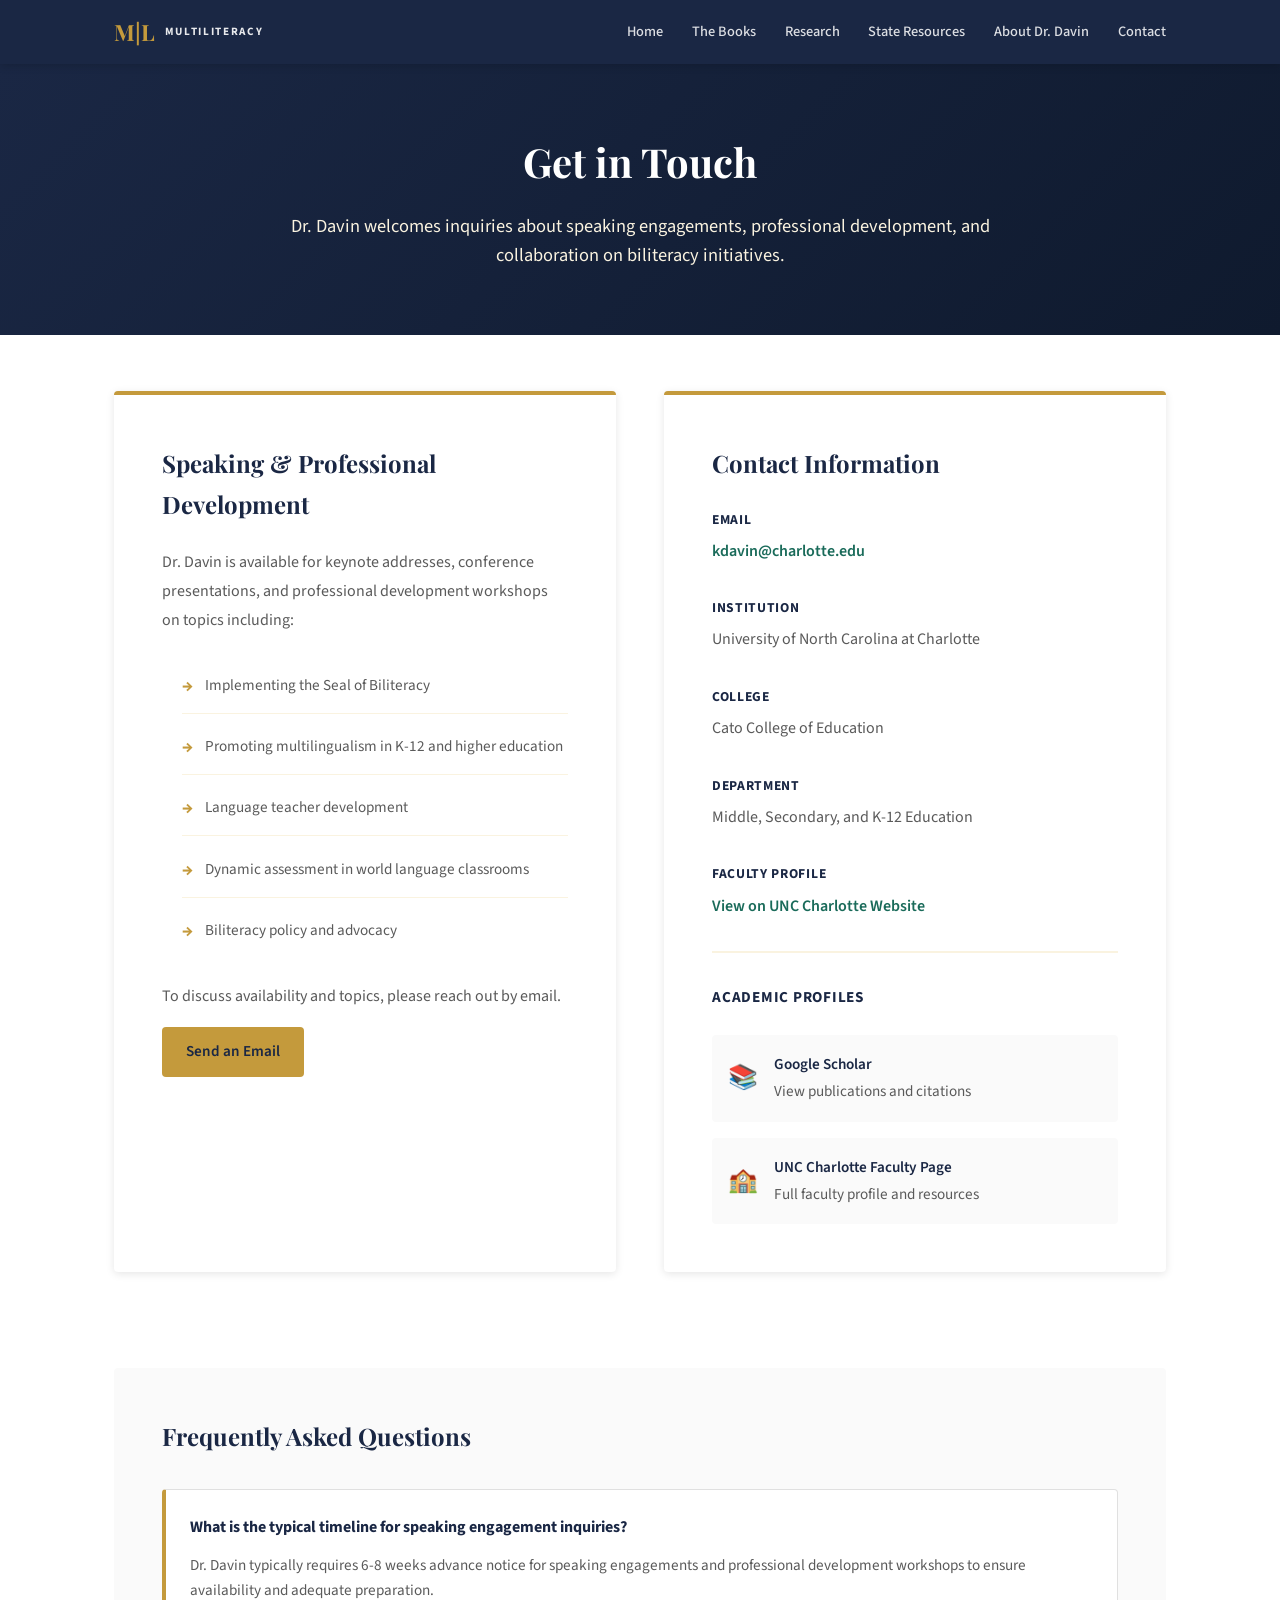
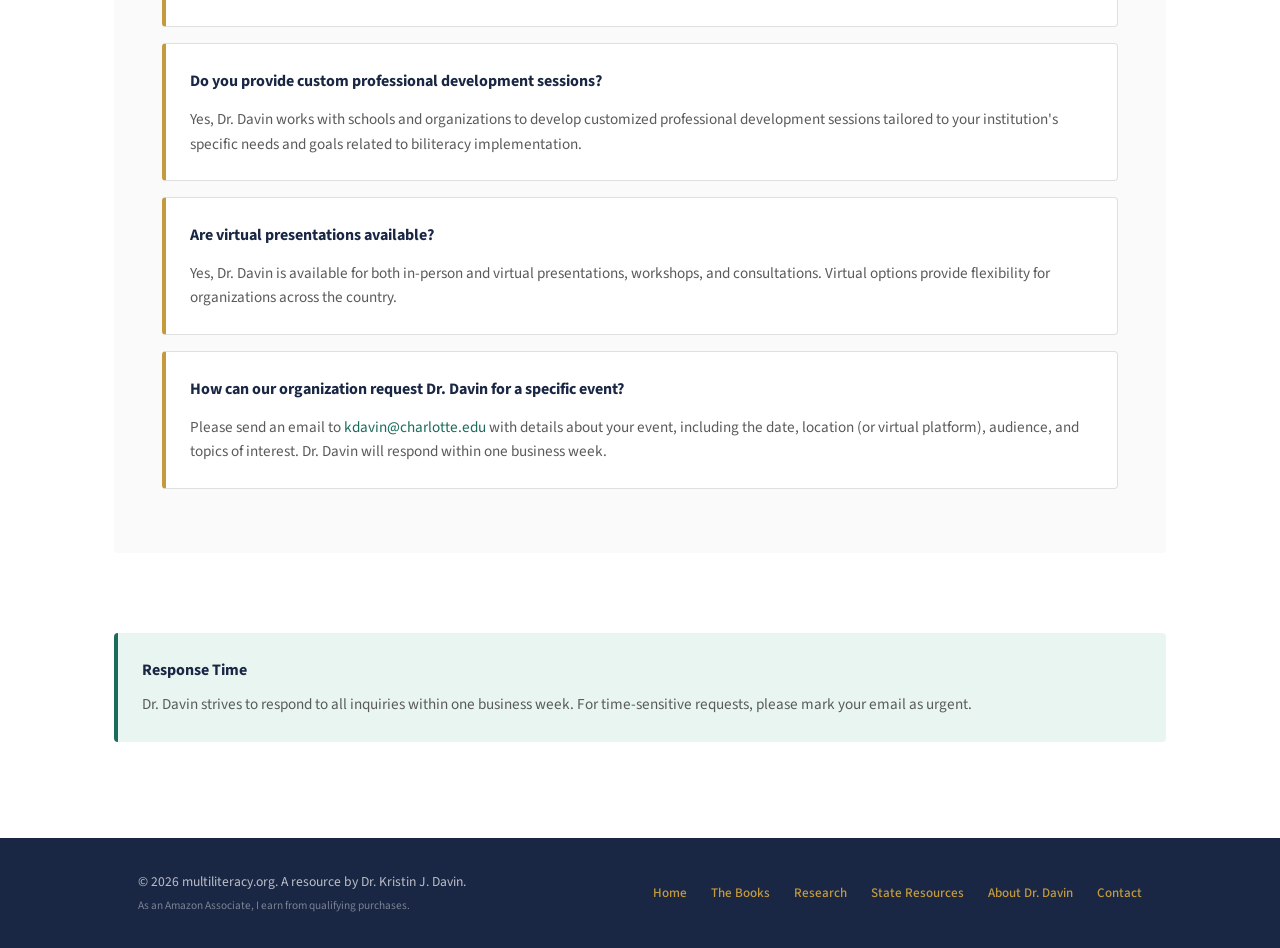
<file: contact.html>
<!DOCTYPE html>
<html lang="en">
<head>
    <meta charset="UTF-8">
    <meta name="viewport" content="width=device-width, initial-scale=1.0">
    <meta name="description" content="Contact Dr. Kristin J. Davin for speaking engagements, professional development workshops, and consultation on biliteracy program implementation.">
    <meta name="keywords" content="contact Dr. Davin, speaking engagements, professional development, biliteracy consultation, keynote speaker, language education">
    <meta name="author" content="Dr. Kristin J. Davin">
    <meta property="og:title" content="Contact | Multiliteracy">
    <meta property="og:description" content="Get in touch with Dr. Kristin J. Davin for speaking engagements and professional development opportunities.">
    <meta property="og:type" content="website">
    <meta property="og:url" content="https://multiliteracy.org/contact.html">
    <meta name="twitter:card" content="summary_large_image">
    <meta name="twitter:title" content="Contact | Multiliteracy">
    <meta name="twitter:description" content="Contact Dr. Kristin J. Davin for speaking engagements and professional development.">
    <link rel="canonical" href="https://multiliteracy.org/contact.html">

    <title>Contact | Multiliteracy</title>
    <link rel="stylesheet" href="style.css">
    <link rel="preconnect" href="https://fonts.googleapis.com">
    <link rel="preconnect" href="https://fonts.gstatic.com" crossorigin>
    <link href="https://fonts.googleapis.com/css2?family=Playfair+Display:wght@600;700&family=Source+Sans+3:wght@400;500;600;700&display=swap" rel="stylesheet">
    <style>
        /* Contact Page Specific Styles */
        .contact-hero {
            background: linear-gradient(135deg, #1a2744 0%, #0f1a2e 100%);
            color: white;
            padding: 4rem 2rem;
            text-align: center;
        }

        .contact-hero h1 {
            font-family: 'Playfair Display', serif;
            font-size: 2.5rem;
            margin-bottom: 1rem;
            font-weight: 700;
        }

        .contact-hero p {
            font-size: 1.15rem;
            max-width: 700px;
            margin: 0 auto;
            color: #faf3e0;
            line-height: 1.6;
        }

        .contact-layout {
            display: grid;
            grid-template-columns: 1fr 1fr;
            gap: 3rem;
            margin-top: 0;
        }

        .contact-card {
            background-color: white;
            padding: 3rem;
            border-radius: 4px;
            box-shadow: 0 2px 8px rgba(0, 0, 0, 0.1);
            border-top: 4px solid #c49a3c;
        }

        .contact-card h3 {
            font-size: 1.5rem;
            color: #1a2744;
            margin-bottom: 1.5rem;
            font-weight: 700;
        }

        .contact-card p {
            font-size: 1rem;
            line-height: 1.8;
            margin-bottom: 1.5rem;
            color: #5a5a5a;
        }

        .speaking-topics {
            list-style: none;
            padding: 0;
        }

        .speaking-topics li {
            padding: 0.75rem 0;
            color: #5a5a5a;
            border-bottom: 1px solid #faf3e0;
            font-size: 0.95rem;
            display: flex;
            align-items: center;
            gap: 0.75rem;
        }

        .speaking-topics li:last-child {
            border-bottom: none;
        }

        .speaking-topics li:before {
            content: "→";
            color: #c49a3c;
            font-weight: 700;
            font-size: 1.1rem;
        }

        .contact-info-item {
            margin-bottom: 2rem;
        }

        .contact-info-item:last-child {
            margin-bottom: 0;
        }

        .contact-label {
            font-weight: 700;
            color: #1a2744;
            display: block;
            margin-bottom: 0.5rem;
            font-size: 0.95rem;
            text-transform: uppercase;
            letter-spacing: 0.05em;
            font-size: 0.85rem;
        }

        .contact-value {
            color: #5a5a5a;
            font-size: 1rem;
            line-height: 1.6;
        }

        .contact-value a {
            color: #1a6b5a;
            font-weight: 600;
            text-decoration: none;
            transition: all 0.3s ease;
        }

        .contact-value a:hover {
            color: #c49a3c;
        }

        .contact-email-link {
            display: inline-block;
            background-color: #c49a3c;
            color: #1a2744;
            padding: 0.75rem 1.5rem;
            border-radius: 4px;
            font-weight: 600;
            text-decoration: none;
            transition: all 0.3s ease;
            margin-top: 1rem;
        }

        .contact-email-link:hover {
            background-color: #d4a94a;
            transform: translateY(-2px);
            box-shadow: 0 4px 16px rgba(0, 0, 0, 0.15);
        }

        .profiles-section {
            margin-top: 2rem;
            padding-top: 2rem;
            border-top: 2px solid #faf3e0;
        }

        .profiles-section h4 {
            font-size: 1rem;
            color: #1a2744;
            margin-bottom: 1.5rem;
            font-weight: 700;
            text-transform: uppercase;
            letter-spacing: 0.05em;
            font-size: 0.95rem;
        }

        .profiles-links {
            display: flex;
            flex-direction: column;
            gap: 1rem;
        }

        .profile-item {
            display: flex;
            align-items: center;
            gap: 1rem;
            padding: 1rem;
            background-color: #fafafa;
            border-radius: 4px;
            text-decoration: none;
            transition: all 0.3s ease;
        }

        .profile-item:hover {
            background-color: #f0f0f0;
            transform: translateX(4px);
        }

        .profile-icon {
            font-size: 1.5rem;
            flex-shrink: 0;
        }

        .profile-text {
            flex: 1;
        }

        .profile-text p {
            margin-bottom: 0;
            font-size: 0.95rem;
            color: #5a5a5a;
        }

        .profile-text strong {
            color: #1a2744;
            font-weight: 600;
        }

        .faq-section {
            background-color: #fafafa;
            padding: 3rem;
            border-radius: 4px;
            margin-top: 3rem;
            grid-column: 1 / -1;
        }

        .faq-section h3 {
            font-size: 1.5rem;
            color: #1a2744;
            margin-bottom: 2rem;
            font-weight: 700;
        }

        .faq-item {
            background-color: white;
            padding: 1.5rem;
            margin-bottom: 1rem;
            border-left: 4px solid #c49a3c;
            border-radius: 4px;
        }

        .faq-item h4 {
            color: #1a2744;
            font-size: 1rem;
            margin-bottom: 0.75rem;
            font-weight: 700;
        }

        .faq-item p {
            color: #5a5a5a;
            font-size: 0.95rem;
            margin-bottom: 0;
            line-height: 1.6;
        }

        .response-time {
            background-color: #e8f5f1;
            padding: 1.5rem;
            border-radius: 4px;
            margin-top: 2rem;
            border-left: 4px solid #1a6b5a;
            grid-column: 1 / -1;
        }

        .response-time h4 {
            color: #1a2744;
            margin-bottom: 0.5rem;
            font-weight: 700;
            font-size: 1rem;
        }

        .response-time p {
            color: #5a5a5a;
            margin-bottom: 0;
            font-size: 0.95rem;
        }

        @media (max-width: 768px) {
            .contact-hero h1 {
                font-size: 2rem;
            }

            .contact-layout {
                grid-template-columns: 1fr;
                gap: 2rem;
            }

            .contact-card {
                padding: 2rem;
            }

            .faq-section,
            .response-time {
                grid-column: 1;
            }

            .faq-section {
                padding: 2rem;
            }
        }

        @media (max-width: 480px) {
            .contact-hero h1 {
                font-size: 1.5rem;
            }

            .contact-hero p {
                font-size: 1rem;
            }

            .contact-card {
                padding: 1.5rem;
            }

            .contact-card h3 {
                font-size: 1.25rem;
            }

            .contact-card p {
                font-size: 0.95rem;
            }

            .speaking-topics li {
                font-size: 0.9rem;
            }

            .contact-label {
                font-size: 0.8rem;
            }

            .contact-value {
                font-size: 0.95rem;
            }

            .faq-section {
                padding: 1.5rem;
            }

            .faq-item {
                padding: 1rem;
            }

            .faq-item h4 {
                font-size: 0.95rem;
            }

            .faq-item p {
                font-size: 0.9rem;
            }
        }
    </style>
</head>
<body>
    <!-- Navigation -->
    <nav class="navbar">
        <div class="navbar-container">
            <div class="navbar-logo">
                <a href="index.html">
                    <span class="logo-mark">M|L</span>
                    <span class="logo-text">MULTILITERACY</span>
                </a>
            </div>
            <button class="hamburger" id="hamburger-menu" aria-label="Toggle navigation menu">
                <span></span>
                <span></span>
                <span></span>
            </button>
            <ul class="nav-menu" id="nav-menu">
                <li><a href="index.html">Home</a></li>
                <li><a href="books.html">The Books</a></li>
                <li class="nav-dropdown"><a href="research.html">Research</a>
                    <ul class="nav-dropdown-menu">
                        <li><a href="research.html">All Research</a></li>
                        <li><a href="research-chatgpt-lesson-plans.html">ChatGPT &amp; Lesson Plans</a></li>
                        <li><a href="research-project-torch.html">Project TORCH: Cherokee</a></li>
                    </ul>
                </li>
                <li><a href="state-resources.html">State Resources</a></li>
                <li><a href="about.html">About Dr. Davin</a></li>
                <li><a href="contact.html">Contact</a></li>
            </ul>
        </div>
    </nav>

    <!-- Hero Section -->
    <section class="contact-hero">
        <div class="container">
            <h1>Get in Touch</h1>
            <p>Dr. Davin welcomes inquiries about speaking engagements, professional development, and collaboration on biliteracy initiatives.</p>
        </div>
    </section>

    <!-- Main Content -->
    <section class="section">
        <div class="container">
            <div class="contact-layout">
                <!-- Speaking & Professional Development Card -->
                <div class="contact-card">
                    <h3>Speaking & Professional Development</h3>
                    <p>Dr. Davin is available for keynote addresses, conference presentations, and professional development workshops on topics including:</p>
                    <ul class="speaking-topics">
                        <li>Implementing the Seal of Biliteracy</li>
                        <li>Promoting multilingualism in K-12 and higher education</li>
                        <li>Language teacher development</li>
                        <li>Dynamic assessment in world language classrooms</li>
                        <li>Biliteracy policy and advocacy</li>
                    </ul>
                    <p style="margin-top: 1.5rem; margin-bottom: 0;">To discuss availability and topics, please reach out by email.</p>
                    <a href="#" class="contact-email-link" id="email-link-1">Send an Email</a>
                </div>

                <!-- Contact Information Card -->
                <div class="contact-card">
                    <h3>Contact Information</h3>

                    <div class="contact-info-item">
                        <span class="contact-label">Email</span>
                        <div class="contact-value">
                            <a href="#" id="email-link-2"><span id="email-text"></span></a>
                        </div>
                    </div>

                    <div class="contact-info-item">
                        <span class="contact-label">Institution</span>
                        <div class="contact-value">
                            University of North Carolina at Charlotte
                        </div>
                    </div>

                    <div class="contact-info-item">
                        <span class="contact-label">College</span>
                        <div class="contact-value">
                            Cato College of Education
                        </div>
                    </div>

                    <div class="contact-info-item">
                        <span class="contact-label">Department</span>
                        <div class="contact-value">
                            Middle, Secondary, and K-12 Education
                        </div>
                    </div>

                    <div class="contact-info-item">
                        <span class="contact-label">Faculty Profile</span>
                        <div class="contact-value">
                            <a href="https://mdsk.charlotte.edu/kristin-davin" target="_blank" rel="noopener noreferrer">View on UNC Charlotte Website</a>
                        </div>
                    </div>

                    <div class="profiles-section">
                        <h4>Academic Profiles</h4>
                        <div class="profiles-links">
                            <a href="https://scholar.google.com/citations?user=4P2nSyIAAAAJ&hl=en" target="_blank" rel="noopener noreferrer" class="profile-item">
                                <span class="profile-icon">📚</span>
                                <div class="profile-text">
                                    <p><strong>Google Scholar</strong><br>View publications and citations</p>
                                </div>
                            </a>
                            <a href="https://mdsk.charlotte.edu/kristin-davin" target="_blank" rel="noopener noreferrer" class="profile-item">
                                <span class="profile-icon">🏫</span>
                                <div class="profile-text">
                                    <p><strong>UNC Charlotte Faculty Page</strong><br>Full faculty profile and resources</p>
                                </div>
                            </a>
                        </div>
                    </div>
                </div>

                <!-- FAQ Section -->
                <div class="faq-section">
                    <h3>Frequently Asked Questions</h3>

                    <div class="faq-item">
                        <h4>What is the typical timeline for speaking engagement inquiries?</h4>
                        <p>Dr. Davin typically requires 6-8 weeks advance notice for speaking engagements and professional development workshops to ensure availability and adequate preparation.</p>
                    </div>

                    <div class="faq-item">
                        <h4>Do you provide custom professional development sessions?</h4>
                        <p>Yes, Dr. Davin works with schools and organizations to develop customized professional development sessions tailored to your institution's specific needs and goals related to biliteracy implementation.</p>
                    </div>

                    <div class="faq-item">
                        <h4>Are virtual presentations available?</h4>
                        <p>Yes, Dr. Davin is available for both in-person and virtual presentations, workshops, and consultations. Virtual options provide flexibility for organizations across the country.</p>
                    </div>

                    <div class="faq-item">
                        <h4>How can our organization request Dr. Davin for a specific event?</h4>
                        <p>Please send an email to <a href="#" id="email-link-3"><span id="email-text-faq"></span></a> with details about your event, including the date, location (or virtual platform), audience, and topics of interest. Dr. Davin will respond within one business week.</p>
                    </div>
                </div>

                <!-- Response Time Notice -->
                <div class="response-time">
                    <h4>Response Time</h4>
                    <p>Dr. Davin strives to respond to all inquiries within one business week. For time-sensitive requests, please mark your email as urgent.</p>
                </div>
            </div>
        </div>
    </section>

    <!-- Footer -->
    <footer class="footer">
        <div class="container">
            <div class="footer-content">
                <div class="footer-left">
                    <p>&copy; 2026 multiliteracy.org. A resource by Dr. Kristin J. Davin.<br><small style="opacity:0.6;">As an Amazon Associate, I earn from qualifying purchases.</small></p>
                </div>
                <div class="footer-right">
                    <nav class="footer-nav">
                        <a href="index.html">Home</a>
                        <a href="books.html">The Books</a>
                        <a href="research.html">Research</a>
                        <a href="state-resources.html">State Resources</a>
                        <a href="about.html">About Dr. Davin</a>
                        <a href="contact.html">Contact</a>
                    </nav>
                </div>
            </div>
        </div>
    </footer>

    <!-- Mobile Menu Toggle Script -->
    <script>
        const hamburger = document.getElementById('hamburger-menu');
        const navMenu = document.getElementById('nav-menu');

        hamburger.addEventListener('click', function() {
            navMenu.classList.toggle('active');
            hamburger.classList.toggle('active');
        });

        // Email obfuscation — assembled at runtime so bots can't scrape it
        (function() {
            var u = 'kdavin';
            var d = 'charlotte.edu';
            var addr = u + '@' + d;
            var mailto = 'mai' + 'lto:' + addr;
            var link1 = document.getElementById('email-link-1');
            var link2 = document.getElementById('email-link-2');
            var link3 = document.getElementById('email-link-3');
            if (link1) link1.href = mailto;
            if (link2) { link2.href = mailto; }
            if (link3) { link3.href = mailto; }
            var txt = document.getElementById('email-text');
            var txtFaq = document.getElementById('email-text-faq');
            if (txt) txt.textContent = addr;
            if (txtFaq) txtFaq.textContent = addr;
        })();

        // Close menu when a link is clicked
        const navLinks = navMenu.querySelectorAll('a');
        navLinks.forEach(link => {
            link.addEventListener('click', function() {
                navMenu.classList.remove('active');
                hamburger.classList.remove('active');
            });
        });
    </script>
</body>
</html>
</file>
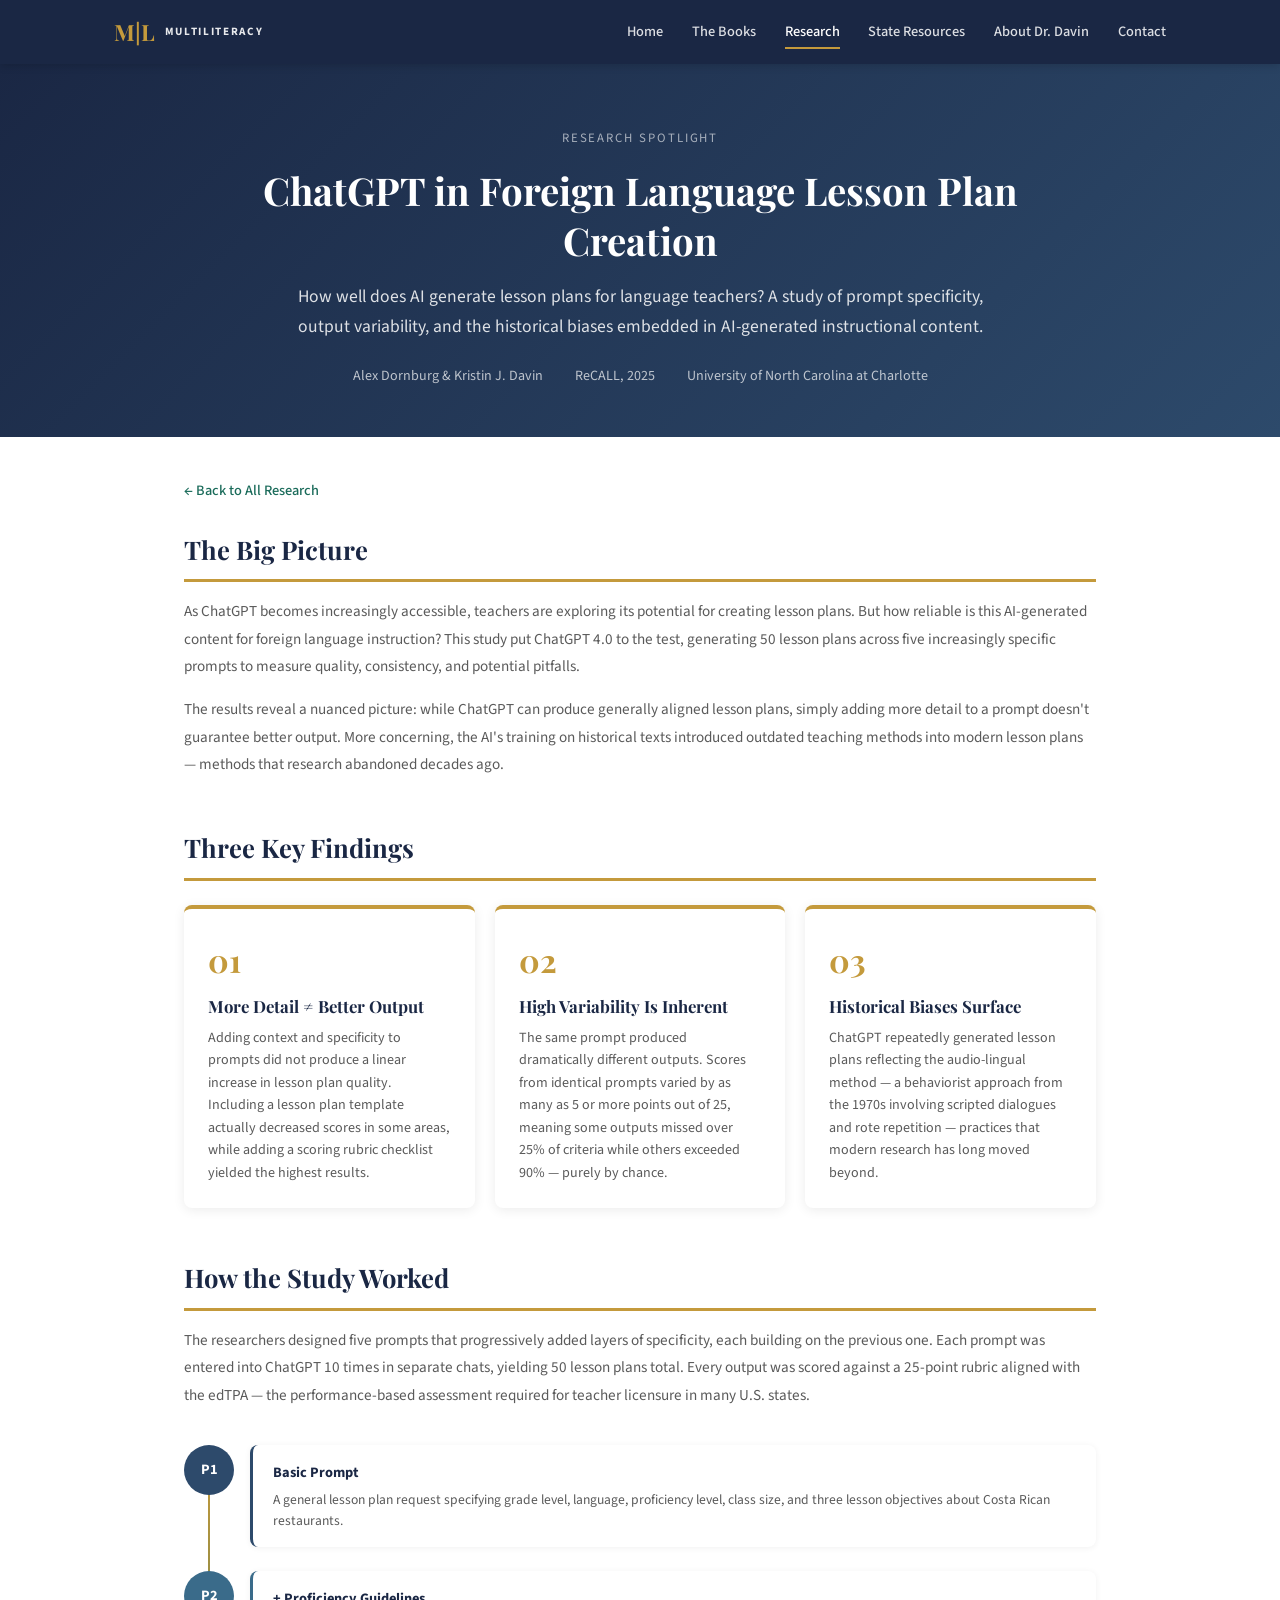
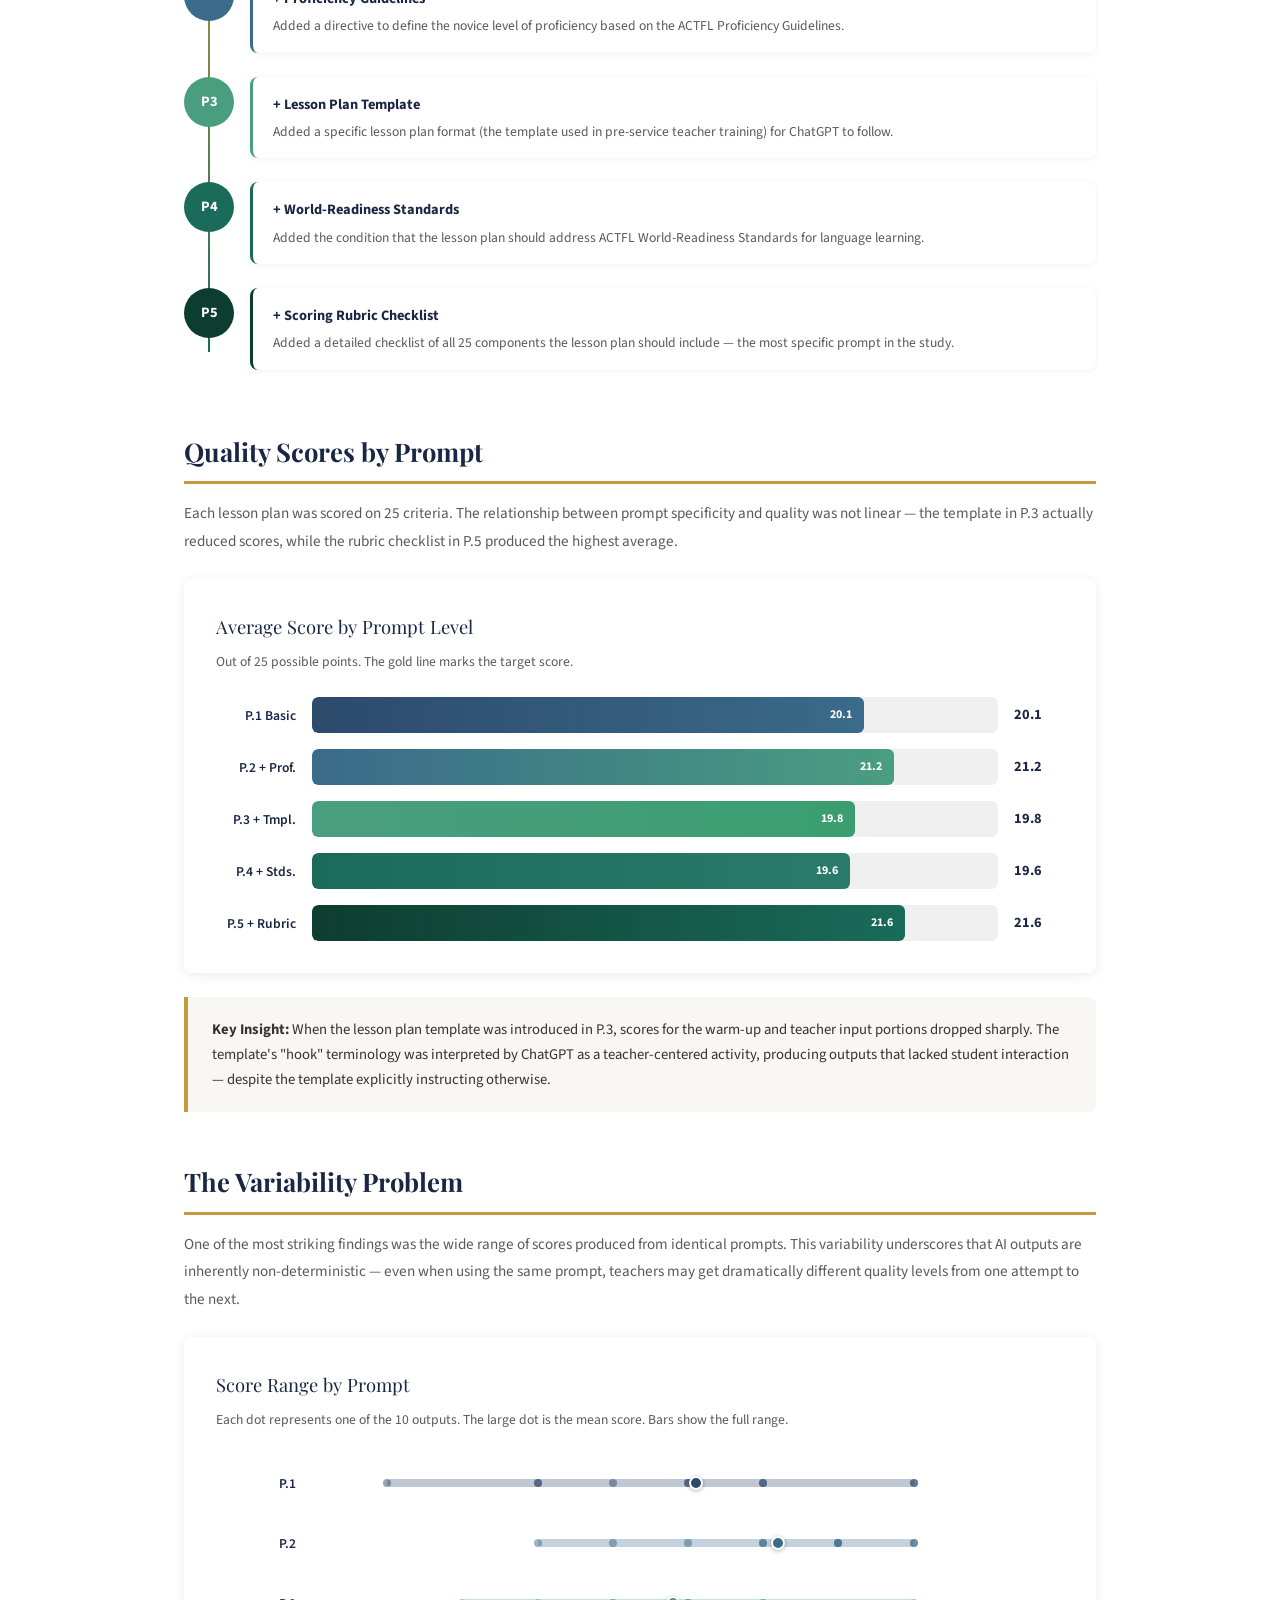
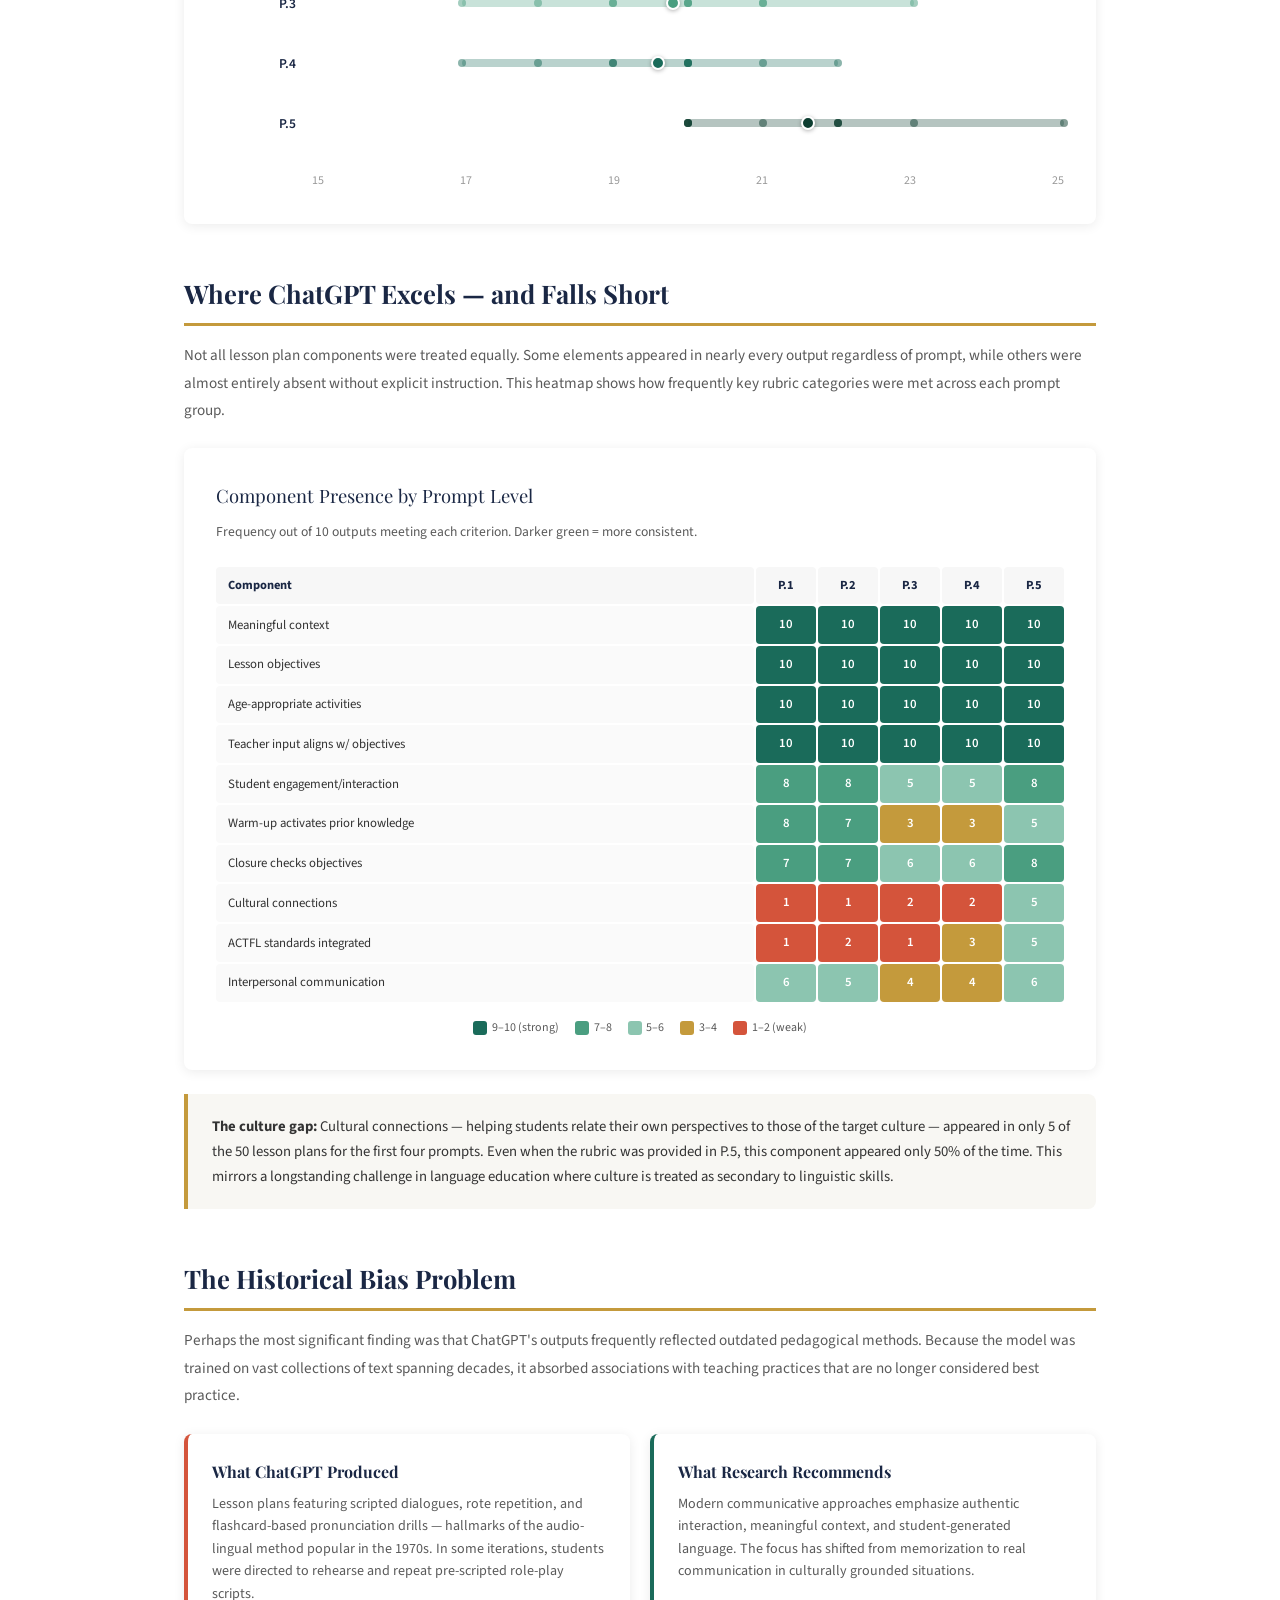
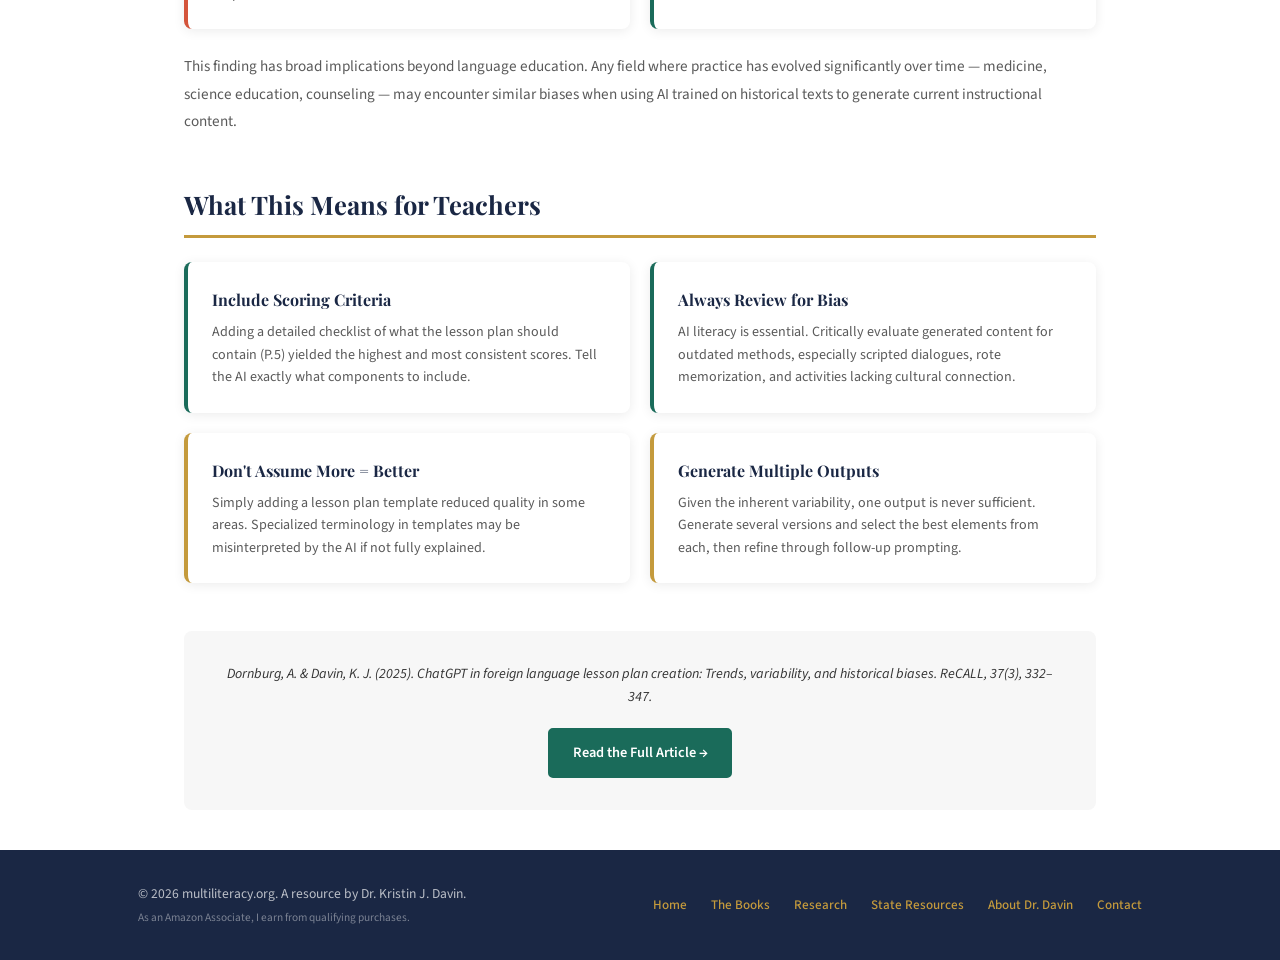
<file: research-chatgpt-lesson-plans.html>
<!DOCTYPE html>
<html lang="en">
<head>
    <meta charset="UTF-8">
    <meta name="viewport" content="width=device-width, initial-scale=1.0">
    <meta name="description" content="Research findings on how ChatGPT generates foreign language lesson plans — examining prompt specificity, output variability, and historical biases in AI-generated instructional content.">
    <meta name="keywords" content="ChatGPT, lesson planning, AI in education, foreign language teaching, prompt engineering, AI bias, generative AI, language education">
    <meta name="author" content="Dr. Kristin J. Davin">
    <meta property="og:title" content="ChatGPT in Foreign Language Lesson Plan Creation | Research">
    <meta property="og:description" content="How does ChatGPT perform when creating foreign language lesson plans? Research findings on prompt specificity, variability, and historical biases.">
    <meta property="og:type" content="article">
    <meta property="og:url" content="https://multiliteracy.org/research-chatgpt-lesson-plans.html">
    <meta name="twitter:card" content="summary_large_image">
    <meta name="twitter:title" content="ChatGPT in Foreign Language Lesson Plan Creation | Research">
    <meta name="twitter:description" content="Research findings on prompt specificity, output variability, and historical biases in AI-generated lesson plans.">
    <link rel="canonical" href="https://multiliteracy.org/research-chatgpt-lesson-plans.html">

    <title>ChatGPT in Lesson Plan Creation: Trends, Variability & Biases | Multiliteracy</title>
    <link rel="stylesheet" href="style.css">
    <script type="application/ld+json">
    {
      "@context": "https://schema.org",
      "@type": "ScholarlyArticle",
      "headline": "ChatGPT in Foreign Language Lesson Plan Creation: Trends, Variability, and Historical Biases",
      "author": [
        {
          "@type": "Person",
          "name": "Alex Dornburg",
          "affiliation": { "@type": "Organization", "name": "University of North Carolina at Charlotte" }
        },
        {
          "@type": "Person",
          "name": "Kristin J. Davin",
          "affiliation": { "@type": "Organization", "name": "University of North Carolina at Charlotte" }
        }
      ],
      "datePublished": "2025",
      "publisher": {
        "@type": "Organization",
        "name": "Cambridge University Press"
      },
      "isPartOf": {
        "@type": "Periodical",
        "name": "ReCALL"
      },
      "url": "https://multiliteracy.org/research-chatgpt-lesson-plans.html",
      "sameAs": "https://doi.org/10.1017/S0958344024000272"
    }
    </script>
    <link rel="preconnect" href="https://fonts.googleapis.com">
    <link rel="preconnect" href="https://fonts.gstatic.com" crossorigin>
    <link href="https://fonts.googleapis.com/css2?family=Playfair+Display:wght@600;700&family=Source+Sans+3:wght@400;500;600;700&display=swap" rel="stylesheet">
    <style>
        /* Article page styles */
        .article-hero {
            background: linear-gradient(135deg, #1a2744 0%, #2d4a6b 100%);
            color: #fff;
            padding: 4rem 1.5rem 3rem;
            text-align: center;
        }
        .article-hero h1 {
            font-family: 'Playfair Display', serif;
            font-size: 2.4rem;
            color: #fff;
            margin-bottom: 1rem;
            max-width: 800px;
            margin-left: auto;
            margin-right: auto;
            line-height: 1.3;
        }
        .article-hero .subtitle {
            font-size: 1.1rem;
            color: rgba(255,255,255,0.85);
            max-width: 700px;
            margin: 0 auto 1.5rem;
            line-height: 1.7;
        }
        .article-meta-bar {
            display: flex;
            justify-content: center;
            gap: 2rem;
            flex-wrap: wrap;
            font-size: 0.88rem;
            color: rgba(255,255,255,0.7);
        }
        .article-meta-bar span {
            display: flex;
            align-items: center;
            gap: 0.4rem;
        }

        /* Content sections */
        .article-content-wrapper {
            max-width: 960px;
            margin: 0 auto;
            padding: 2.5rem 1.5rem;
        }
        .content-section {
            margin-bottom: 3rem;
        }
        .content-section h2 {
            font-family: 'Playfair Display', serif;
            font-size: 1.6rem;
            color: #1a2744;
            margin-bottom: 1rem;
            padding-bottom: 0.5rem;
            border-bottom: 3px solid #c49a3c;
        }
        .content-section p {
            color: #5a5a5a;
            line-height: 1.8;
            margin-bottom: 1rem;
            font-size: 0.95rem;
        }

        /* Key findings cards */
        .findings-grid {
            display: grid;
            grid-template-columns: repeat(3, 1fr);
            gap: 1.25rem;
            margin: 1.5rem 0;
        }
        .finding-card {
            background: #fff;
            border-radius: 8px;
            padding: 1.5rem;
            box-shadow: 0 2px 12px rgba(0,0,0,0.08);
            border-top: 4px solid #c49a3c;
            transition: transform 0.2s, box-shadow 0.2s;
        }
        .finding-card:hover {
            transform: translateY(-3px);
            box-shadow: 0 4px 20px rgba(0,0,0,0.12);
        }
        .finding-number {
            font-family: 'Playfair Display', serif;
            font-size: 2rem;
            color: #c49a3c;
            font-weight: 700;
            margin-bottom: 0.5rem;
        }
        .finding-card h3 {
            font-family: 'Playfair Display', serif;
            font-size: 1.05rem;
            color: #1a2744;
            margin-bottom: 0.5rem;
            line-height: 1.4;
        }
        .finding-card p {
            font-size: 0.88rem;
            color: #5a5a5a;
            line-height: 1.6;
            margin: 0;
        }

        /* Chart containers */
        .chart-wrapper {
            background: #fff;
            border-radius: 8px;
            box-shadow: 0 2px 12px rgba(0,0,0,0.08);
            padding: 2rem;
            margin: 1.5rem 0;
        }
        .chart-title {
            font-family: 'Playfair Display', serif;
            font-size: 1.15rem;
            color: #1a2744;
            margin-bottom: 0.5rem;
        }
        .chart-subtitle {
            font-size: 0.85rem;
            color: #5a5a5a;
            margin-bottom: 1.5rem;
        }

        /* Score bar chart */
        .score-chart {
            display: flex;
            flex-direction: column;
            gap: 1rem;
        }
        .score-row {
            display: grid;
            grid-template-columns: 80px 1fr 50px;
            align-items: center;
            gap: 1rem;
        }
        .score-label {
            font-size: 0.85rem;
            font-weight: 600;
            color: #1a2744;
            text-align: right;
        }
        .score-bar-track {
            background: #f0f0f0;
            border-radius: 6px;
            height: 36px;
            position: relative;
            overflow: hidden;
        }
        .score-bar-fill {
            height: 100%;
            border-radius: 6px;
            transition: width 1.2s ease-out;
            position: relative;
            display: flex;
            align-items: center;
            justify-content: flex-end;
            padding-right: 0.75rem;
        }
        .score-bar-fill span {
            font-size: 0.75rem;
            font-weight: 700;
            color: #fff;
        }
        .score-value {
            font-size: 0.9rem;
            font-weight: 700;
            color: #1a2744;
        }
        .score-target {
            position: absolute;
            right: 0;
            top: -8px;
            bottom: -8px;
            width: 2px;
            background: #c49a3c;
            z-index: 2;
        }
        .score-target-label {
            position: absolute;
            right: -4px;
            top: -22px;
            font-size: 0.7rem;
            color: #c49a3c;
            font-weight: 600;
            white-space: nowrap;
        }

        /* Variability chart */
        .variability-chart {
            display: flex;
            flex-direction: column;
            gap: 1.25rem;
            padding-top: 0.5rem;
        }
        .var-row {
            display: grid;
            grid-template-columns: 80px 1fr;
            align-items: center;
            gap: 1rem;
        }
        .var-label {
            font-size: 0.85rem;
            font-weight: 600;
            color: #1a2744;
            text-align: right;
        }
        .var-track {
            position: relative;
            height: 40px;
        }
        .var-range {
            position: absolute;
            height: 8px;
            top: 16px;
            border-radius: 4px;
            opacity: 0.3;
        }
        .var-iqr {
            position: absolute;
            height: 20px;
            top: 10px;
            border-radius: 4px;
            opacity: 0.7;
        }
        .var-mean {
            position: absolute;
            width: 14px;
            height: 14px;
            border-radius: 50%;
            top: 13px;
            border: 2px solid #fff;
            box-shadow: 0 1px 4px rgba(0,0,0,0.3);
            z-index: 2;
        }
        .var-dot {
            position: absolute;
            width: 8px;
            height: 8px;
            border-radius: 50%;
            top: 16px;
            opacity: 0.5;
            z-index: 1;
        }
        .var-scale {
            display: grid;
            grid-template-columns: 80px 1fr;
            gap: 1rem;
            margin-top: 0.5rem;
        }
        .var-scale-track {
            display: flex;
            justify-content: space-between;
            font-size: 0.75rem;
            color: #999;
        }

        /* Component heatmap */
        .heatmap-grid {
            display: grid;
            grid-template-columns: 1fr repeat(5, 60px);
            gap: 2px;
            font-size: 0.78rem;
            margin-top: 1rem;
        }
        .heatmap-header {
            font-weight: 700;
            color: #1a2744;
            text-align: center;
            padding: 0.5rem 0.25rem;
            background: #f7f7f7;
            border-radius: 4px;
        }
        .heatmap-label {
            padding: 0.5rem 0.75rem;
            color: #333;
            display: flex;
            align-items: center;
            font-size: 0.8rem;
            line-height: 1.3;
            background: #fafafa;
            border-radius: 4px;
        }
        .heatmap-cell {
            text-align: center;
            padding: 0.5rem 0.25rem;
            border-radius: 4px;
            font-weight: 600;
            color: #fff;
            display: flex;
            align-items: center;
            justify-content: center;
            font-size: 0.8rem;
            transition: transform 0.15s;
        }
        .heatmap-cell:hover {
            transform: scale(1.1);
            z-index: 1;
        }
        .heat-high { background: #1a6b5a; }
        .heat-medium-high { background: #4a9e80; }
        .heat-medium { background: #8cc5b0; }
        .heat-low { background: #c49a3c; }
        .heat-very-low { background: #d4543b; }

        /* Prompt progression */
        .prompt-timeline {
            display: flex;
            flex-direction: column;
            gap: 0;
            margin: 1.5rem 0;
            position: relative;
        }
        .prompt-timeline::before {
            content: '';
            position: absolute;
            left: 24px;
            top: 30px;
            bottom: 30px;
            width: 2px;
            background: linear-gradient(to bottom, #c49a3c, #1a6b5a);
        }
        .prompt-step {
            display: grid;
            grid-template-columns: 50px 1fr;
            gap: 1rem;
            align-items: start;
            padding: 0.75rem 0;
            position: relative;
        }
        .prompt-marker {
            width: 50px;
            height: 50px;
            border-radius: 50%;
            display: flex;
            align-items: center;
            justify-content: center;
            font-weight: 700;
            font-size: 0.9rem;
            color: #fff;
            z-index: 1;
            flex-shrink: 0;
        }
        .prompt-detail {
            background: #fff;
            border-radius: 8px;
            padding: 1rem 1.25rem;
            box-shadow: 0 1px 6px rgba(0,0,0,0.06);
            border-left: 3px solid;
        }
        .prompt-detail h4 {
            font-size: 0.9rem;
            color: #1a2744;
            margin-bottom: 0.3rem;
        }
        .prompt-detail p {
            font-size: 0.85rem;
            color: #5a5a5a;
            line-height: 1.5;
            margin: 0;
        }

        /* Implications section */
        .implications-grid {
            display: grid;
            grid-template-columns: 1fr 1fr;
            gap: 1.25rem;
            margin: 1.5rem 0;
        }
        .implication-card {
            background: #fff;
            border-radius: 8px;
            padding: 1.5rem;
            box-shadow: 0 2px 12px rgba(0,0,0,0.08);
            border-left: 4px solid;
        }
        .implication-card h3 {
            font-family: 'Playfair Display', serif;
            font-size: 1rem;
            color: #1a2744;
            margin-bottom: 0.5rem;
        }
        .implication-card p {
            font-size: 0.88rem;
            color: #5a5a5a;
            line-height: 1.6;
            margin: 0;
        }
        .implication-do { border-left-color: #1a6b5a; }
        .implication-caution { border-left-color: #c49a3c; }

        /* Callout box */
        .callout-box {
            background: #f8f7f3;
            border-left: 4px solid #c49a3c;
            padding: 1.25rem 1.5rem;
            border-radius: 0 8px 8px 0;
            margin: 1.5rem 0;
        }
        .callout-box p {
            margin: 0;
            font-size: 0.92rem;
            color: #333;
            line-height: 1.7;
        }

        /* Source link */
        .source-section {
            background: #f7f7f7;
            padding: 2rem;
            border-radius: 8px;
            text-align: center;
            margin-top: 2rem;
        }
        .source-section p {
            font-size: 0.9rem;
            color: #5a5a5a;
            margin-bottom: 1rem;
        }
        .source-section .citation {
            font-size: 0.88rem;
            color: #333;
            font-style: italic;
            line-height: 1.6;
            margin-bottom: 1.25rem;
        }

        /* Heatmap legend */
        .heatmap-legend {
            display: flex;
            justify-content: center;
            gap: 1rem;
            margin-top: 1rem;
            flex-wrap: wrap;
        }
        .heatmap-legend-item {
            display: flex;
            align-items: center;
            gap: 0.3rem;
            font-size: 0.75rem;
            color: #5a5a5a;
        }
        .heatmap-legend-color {
            width: 14px;
            height: 14px;
            border-radius: 3px;
        }

        /* Responsive */
        @media (max-width: 768px) {
            .article-hero h1 { font-size: 1.8rem; }
            .findings-grid { grid-template-columns: 1fr; }
            .implications-grid { grid-template-columns: 1fr; }
            .heatmap-grid { font-size: 0.68rem; grid-template-columns: 1fr repeat(5, 45px); }
            .heatmap-label { font-size: 0.7rem; padding: 0.4rem; }
            .article-meta-bar { gap: 1rem; }
            .score-row { grid-template-columns: 60px 1fr 40px; }
            .var-row { grid-template-columns: 60px 1fr; }
            .var-scale { grid-template-columns: 60px 1fr; }
        }
        @media (max-width: 480px) {
            .heatmap-grid { grid-template-columns: 1fr repeat(5, 38px); }
        }
    </style>
</head>
<body>
    <!-- Navigation -->
    <nav class="navbar">
        <div class="navbar-container">
            <div class="navbar-logo">
                <a href="index.html">
                    <span class="logo-mark">M|L</span>
                    <span class="logo-text">MULTILITERACY</span>
                </a>
            </div>
            <button class="hamburger" id="hamburger-menu" aria-label="Toggle navigation menu">
                <span></span>
                <span></span>
                <span></span>
            </button>
            <ul class="nav-menu" id="nav-menu">
                <li><a href="index.html">Home</a></li>
                <li><a href="books.html">The Books</a></li>
                <li class="nav-dropdown"><a href="research.html" class="active">Research</a>
                    <ul class="nav-dropdown-menu">
                        <li><a href="research.html">All Research</a></li>
                        <li><a href="research-chatgpt-lesson-plans.html">ChatGPT &amp; Lesson Plans</a></li>
                        <li><a href="research-project-torch.html">Project TORCH: Cherokee</a></li>
                    </ul>
                </li>
                <li><a href="state-resources.html">State Resources</a></li>
                <li><a href="about.html">About Dr. Davin</a></li>
                <li><a href="contact.html">Contact</a></li>
            </ul>
        </div>
    </nav>

    <!-- Hero -->
    <div class="article-hero">
        <div class="container">
            <p style="font-size: 0.8rem; text-transform: uppercase; letter-spacing: 0.15em; color: rgba(255,255,255,0.6); margin-bottom: 1rem;">Research Spotlight</p>
            <h1>ChatGPT in Foreign Language Lesson Plan Creation</h1>
            <p class="subtitle">How well does AI generate lesson plans for language teachers? A study of prompt specificity, output variability, and the historical biases embedded in AI-generated instructional content.</p>
            <div class="article-meta-bar">
                <span>Alex Dornburg & Kristin J. Davin</span>
                <span>ReCALL, 2025</span>
                <span>University of North Carolina at Charlotte</span>
            </div>
        </div>
    </div>

    <!-- Main Content -->
    <div class="article-content-wrapper">

        <!-- Back link -->
        <a href="research.html" class="back-link" style="margin-bottom: 1.5rem; display: inline-block;">&larr; Back to All Research</a>

        <!-- The Big Picture -->
        <section class="content-section">
            <h2>The Big Picture</h2>
            <p>As ChatGPT becomes increasingly accessible, teachers are exploring its potential for creating lesson plans. But how reliable is this AI-generated content for foreign language instruction? This study put ChatGPT 4.0 to the test, generating 50 lesson plans across five increasingly specific prompts to measure quality, consistency, and potential pitfalls.</p>
            <p>The results reveal a nuanced picture: while ChatGPT can produce generally aligned lesson plans, simply adding more detail to a prompt doesn't guarantee better output. More concerning, the AI's training on historical texts introduced outdated teaching methods into modern lesson plans — methods that research abandoned decades ago.</p>
        </section>

        <!-- Three Key Findings -->
        <section class="content-section">
            <h2>Three Key Findings</h2>
            <div class="findings-grid">
                <div class="finding-card">
                    <div class="finding-number">01</div>
                    <h3>More Detail ≠ Better Output</h3>
                    <p>Adding context and specificity to prompts did not produce a linear increase in lesson plan quality. Including a lesson plan template actually decreased scores in some areas, while adding a scoring rubric checklist yielded the highest results.</p>
                </div>
                <div class="finding-card">
                    <div class="finding-number">02</div>
                    <h3>High Variability Is Inherent</h3>
                    <p>The same prompt produced dramatically different outputs. Scores from identical prompts varied by as many as 5 or more points out of 25, meaning some outputs missed over 25% of criteria while others exceeded 90% — purely by chance.</p>
                </div>
                <div class="finding-card">
                    <div class="finding-number">03</div>
                    <h3>Historical Biases Surface</h3>
                    <p>ChatGPT repeatedly generated lesson plans reflecting the audio-lingual method — a behaviorist approach from the 1970s involving scripted dialogues and rote repetition — practices that modern research has long moved beyond.</p>
                </div>
            </div>
        </section>

        <!-- The Study Design -->
        <section class="content-section">
            <h2>How the Study Worked</h2>
            <p>The researchers designed five prompts that progressively added layers of specificity, each building on the previous one. Each prompt was entered into ChatGPT 10 times in separate chats, yielding 50 lesson plans total. Every output was scored against a 25-point rubric aligned with the edTPA — the performance-based assessment required for teacher licensure in many U.S. states.</p>

            <div class="prompt-timeline">
                <div class="prompt-step">
                    <div class="prompt-marker" style="background: #2d4a6b;">P1</div>
                    <div class="prompt-detail" style="border-left-color: #2d4a6b;">
                        <h4>Basic Prompt</h4>
                        <p>A general lesson plan request specifying grade level, language, proficiency level, class size, and three lesson objectives about Costa Rican restaurants.</p>
                    </div>
                </div>
                <div class="prompt-step">
                    <div class="prompt-marker" style="background: #3a6b8a;">P2</div>
                    <div class="prompt-detail" style="border-left-color: #3a6b8a;">
                        <h4>+ Proficiency Guidelines</h4>
                        <p>Added a directive to define the novice level of proficiency based on the ACTFL Proficiency Guidelines.</p>
                    </div>
                </div>
                <div class="prompt-step">
                    <div class="prompt-marker" style="background: #4a9e80;">P3</div>
                    <div class="prompt-detail" style="border-left-color: #4a9e80;">
                        <h4>+ Lesson Plan Template</h4>
                        <p>Added a specific lesson plan format (the template used in pre-service teacher training) for ChatGPT to follow.</p>
                    </div>
                </div>
                <div class="prompt-step">
                    <div class="prompt-marker" style="background: #1a6b5a;">P4</div>
                    <div class="prompt-detail" style="border-left-color: #1a6b5a;">
                        <h4>+ World-Readiness Standards</h4>
                        <p>Added the condition that the lesson plan should address ACTFL World-Readiness Standards for language learning.</p>
                    </div>
                </div>
                <div class="prompt-step">
                    <div class="prompt-marker" style="background: #0d3d30;">P5</div>
                    <div class="prompt-detail" style="border-left-color: #0d3d30;">
                        <h4>+ Scoring Rubric Checklist</h4>
                        <p>Added a detailed checklist of all 25 components the lesson plan should include — the most specific prompt in the study.</p>
                    </div>
                </div>
            </div>
        </section>

        <!-- Average Scores Chart -->
        <section class="content-section">
            <h2>Quality Scores by Prompt</h2>
            <p>Each lesson plan was scored on 25 criteria. The relationship between prompt specificity and quality was not linear — the template in P.3 actually reduced scores, while the rubric checklist in P.5 produced the highest average.</p>

            <div class="chart-wrapper">
                <div class="chart-title">Average Score by Prompt Level</div>
                <div class="chart-subtitle">Out of 25 possible points. The gold line marks the target score.</div>
                <div class="score-chart" id="score-chart">
                    <div class="score-row">
                        <div class="score-label">P.1 Basic</div>
                        <div class="score-bar-track">
                            <div class="score-bar-fill" style="width: 0%; background: linear-gradient(90deg, #2d4a6b, #3a6b8a);" data-target="80.4">
                                <span>20.1</span>
                            </div>
                            <div class="score-target" style="left: 100%;"><span class="score-target-label">25 (Target)</span></div>
                        </div>
                        <div class="score-value">20.1</div>
                    </div>
                    <div class="score-row">
                        <div class="score-label">P.2 + Prof.</div>
                        <div class="score-bar-track">
                            <div class="score-bar-fill" style="width: 0%; background: linear-gradient(90deg, #3a6b8a, #4a9e80);" data-target="84.8">
                                <span>21.2</span>
                            </div>
                        </div>
                        <div class="score-value">21.2</div>
                    </div>
                    <div class="score-row">
                        <div class="score-label">P.3 + Tmpl.</div>
                        <div class="score-bar-track">
                            <div class="score-bar-fill" style="width: 0%; background: linear-gradient(90deg, #4a9e80, #3a9e70);" data-target="79.2">
                                <span>19.8</span>
                            </div>
                        </div>
                        <div class="score-value">19.8</div>
                    </div>
                    <div class="score-row">
                        <div class="score-label">P.4 + Stds.</div>
                        <div class="score-bar-track">
                            <div class="score-bar-fill" style="width: 0%; background: linear-gradient(90deg, #1a6b5a, #2a7b6a);" data-target="78.4">
                                <span>19.6</span>
                            </div>
                        </div>
                        <div class="score-value">19.6</div>
                    </div>
                    <div class="score-row">
                        <div class="score-label">P.5 + Rubric</div>
                        <div class="score-bar-track">
                            <div class="score-bar-fill" style="width: 0%; background: linear-gradient(90deg, #0d3d30, #1a6b5a);" data-target="86.4">
                                <span>21.6</span>
                            </div>
                        </div>
                        <div class="score-value">21.6</div>
                    </div>
                </div>
            </div>

            <div class="callout-box">
                <p><strong>Key Insight:</strong> When the lesson plan template was introduced in P.3, scores for the warm-up and teacher input portions dropped sharply. The template's "hook" terminology was interpreted by ChatGPT as a teacher-centered activity, producing outputs that lacked student interaction — despite the template explicitly instructing otherwise.</p>
            </div>
        </section>

        <!-- Variability Chart -->
        <section class="content-section">
            <h2>The Variability Problem</h2>
            <p>One of the most striking findings was the wide range of scores produced from identical prompts. This variability underscores that AI outputs are inherently non-deterministic — even when using the same prompt, teachers may get dramatically different quality levels from one attempt to the next.</p>

            <div class="chart-wrapper">
                <div class="chart-title">Score Range by Prompt</div>
                <div class="chart-subtitle">Each dot represents one of the 10 outputs. The large dot is the mean score. Bars show the full range.</div>
                <div class="variability-chart" id="var-chart">
                    <!-- P.1 -->
                    <div class="var-row">
                        <div class="var-label">P.1</div>
                        <div class="var-track" data-min="16" data-max="23" data-mean="20.1" data-color="#2d4a6b" data-dots="16,18,18,19,20,20,21,21,23,23">
                        </div>
                    </div>
                    <!-- P.2 -->
                    <div class="var-row">
                        <div class="var-label">P.2</div>
                        <div class="var-track" data-min="18" data-max="23" data-mean="21.2" data-color="#3a6b8a" data-dots="18,19,20,21,21,22,22,22,23,23">
                        </div>
                    </div>
                    <!-- P.3 -->
                    <div class="var-row">
                        <div class="var-label">P.3</div>
                        <div class="var-track" data-min="17" data-max="23" data-mean="19.8" data-color="#4a9e80" data-dots="17,18,19,19,20,20,20,21,21,23">
                        </div>
                    </div>
                    <!-- P.4 -->
                    <div class="var-row">
                        <div class="var-label">P.4</div>
                        <div class="var-track" data-min="17" data-max="22" data-mean="19.6" data-color="#1a6b5a" data-dots="17,18,19,19,20,20,20,20,21,22">
                        </div>
                    </div>
                    <!-- P.5 -->
                    <div class="var-row">
                        <div class="var-label">P.5</div>
                        <div class="var-track" data-min="20" data-max="25" data-mean="21.6" data-color="#0d3d30" data-dots="20,20,20,20,21,22,22,22,23,25">
                        </div>
                    </div>
                    <div class="var-scale">
                        <div></div>
                        <div class="var-scale-track">
                            <span>15</span>
                            <span>17</span>
                            <span>19</span>
                            <span>21</span>
                            <span>23</span>
                            <span>25</span>
                        </div>
                    </div>
                </div>
            </div>
        </section>

        <!-- Component Analysis Heatmap -->
        <section class="content-section">
            <h2>Where ChatGPT Excels — and Falls Short</h2>
            <p>Not all lesson plan components were treated equally. Some elements appeared in nearly every output regardless of prompt, while others were almost entirely absent without explicit instruction. This heatmap shows how frequently key rubric categories were met across each prompt group.</p>

            <div class="chart-wrapper">
                <div class="chart-title">Component Presence by Prompt Level</div>
                <div class="chart-subtitle">Frequency out of 10 outputs meeting each criterion. Darker green = more consistent.</div>
                <div class="heatmap-grid">
                    <!-- Header row -->
                    <div class="heatmap-header" style="text-align: left; padding-left: 0.75rem;">Component</div>
                    <div class="heatmap-header">P.1</div>
                    <div class="heatmap-header">P.2</div>
                    <div class="heatmap-header">P.3</div>
                    <div class="heatmap-header">P.4</div>
                    <div class="heatmap-header">P.5</div>

                    <!-- Consistently Strong -->
                    <div class="heatmap-label">Meaningful context</div>
                    <div class="heatmap-cell heat-high">10</div>
                    <div class="heatmap-cell heat-high">10</div>
                    <div class="heatmap-cell heat-high">10</div>
                    <div class="heatmap-cell heat-high">10</div>
                    <div class="heatmap-cell heat-high">10</div>

                    <div class="heatmap-label">Lesson objectives</div>
                    <div class="heatmap-cell heat-high">10</div>
                    <div class="heatmap-cell heat-high">10</div>
                    <div class="heatmap-cell heat-high">10</div>
                    <div class="heatmap-cell heat-high">10</div>
                    <div class="heatmap-cell heat-high">10</div>

                    <div class="heatmap-label">Age-appropriate activities</div>
                    <div class="heatmap-cell heat-high">10</div>
                    <div class="heatmap-cell heat-high">10</div>
                    <div class="heatmap-cell heat-high">10</div>
                    <div class="heatmap-cell heat-high">10</div>
                    <div class="heatmap-cell heat-high">10</div>

                    <div class="heatmap-label">Teacher input aligns w/ objectives</div>
                    <div class="heatmap-cell heat-high">10</div>
                    <div class="heatmap-cell heat-high">10</div>
                    <div class="heatmap-cell heat-high">10</div>
                    <div class="heatmap-cell heat-high">10</div>
                    <div class="heatmap-cell heat-high">10</div>

                    <!-- Variable Performance -->
                    <div class="heatmap-label">Student engagement/interaction</div>
                    <div class="heatmap-cell heat-medium-high">8</div>
                    <div class="heatmap-cell heat-medium-high">8</div>
                    <div class="heatmap-cell heat-medium">5</div>
                    <div class="heatmap-cell heat-medium">5</div>
                    <div class="heatmap-cell heat-medium-high">8</div>

                    <div class="heatmap-label">Warm-up activates prior knowledge</div>
                    <div class="heatmap-cell heat-medium-high">8</div>
                    <div class="heatmap-cell heat-medium-high">7</div>
                    <div class="heatmap-cell heat-low">3</div>
                    <div class="heatmap-cell heat-low">3</div>
                    <div class="heatmap-cell heat-medium">5</div>

                    <div class="heatmap-label">Closure checks objectives</div>
                    <div class="heatmap-cell heat-medium-high">7</div>
                    <div class="heatmap-cell heat-medium-high">7</div>
                    <div class="heatmap-cell heat-medium">6</div>
                    <div class="heatmap-cell heat-medium">6</div>
                    <div class="heatmap-cell heat-medium-high">8</div>

                    <!-- Weak Areas -->
                    <div class="heatmap-label">Cultural connections</div>
                    <div class="heatmap-cell heat-very-low">1</div>
                    <div class="heatmap-cell heat-very-low">1</div>
                    <div class="heatmap-cell heat-very-low">2</div>
                    <div class="heatmap-cell heat-very-low">2</div>
                    <div class="heatmap-cell heat-medium">5</div>

                    <div class="heatmap-label">ACTFL standards integrated</div>
                    <div class="heatmap-cell heat-very-low">1</div>
                    <div class="heatmap-cell heat-very-low">2</div>
                    <div class="heatmap-cell heat-very-low">1</div>
                    <div class="heatmap-cell heat-low">3</div>
                    <div class="heatmap-cell heat-medium">5</div>

                    <div class="heatmap-label">Interpersonal communication</div>
                    <div class="heatmap-cell heat-medium">6</div>
                    <div class="heatmap-cell heat-medium">5</div>
                    <div class="heatmap-cell heat-low">4</div>
                    <div class="heatmap-cell heat-low">4</div>
                    <div class="heatmap-cell heat-medium">6</div>
                </div>
                <div class="heatmap-legend">
                    <div class="heatmap-legend-item"><div class="heatmap-legend-color" style="background: #1a6b5a;"></div> 9–10 (strong)</div>
                    <div class="heatmap-legend-item"><div class="heatmap-legend-color" style="background: #4a9e80;"></div> 7–8</div>
                    <div class="heatmap-legend-item"><div class="heatmap-legend-color" style="background: #8cc5b0;"></div> 5–6</div>
                    <div class="heatmap-legend-item"><div class="heatmap-legend-color" style="background: #c49a3c;"></div> 3–4</div>
                    <div class="heatmap-legend-item"><div class="heatmap-legend-color" style="background: #d4543b;"></div> 1–2 (weak)</div>
                </div>
            </div>

            <div class="callout-box">
                <p><strong>The culture gap:</strong> Cultural connections — helping students relate their own perspectives to those of the target culture — appeared in only 5 of the 50 lesson plans for the first four prompts. Even when the rubric was provided in P.5, this component appeared only 50% of the time. This mirrors a longstanding challenge in language education where culture is treated as secondary to linguistic skills.</p>
            </div>
        </section>

        <!-- Historical Bias Section -->
        <section class="content-section">
            <h2>The Historical Bias Problem</h2>
            <p>Perhaps the most significant finding was that ChatGPT's outputs frequently reflected outdated pedagogical methods. Because the model was trained on vast collections of text spanning decades, it absorbed associations with teaching practices that are no longer considered best practice.</p>

            <div class="implications-grid">
                <div class="implication-card" style="border-left-color: #d4543b;">
                    <h3>What ChatGPT Produced</h3>
                    <p>Lesson plans featuring scripted dialogues, rote repetition, and flashcard-based pronunciation drills — hallmarks of the audio-lingual method popular in the 1970s. In some iterations, students were directed to rehearse and repeat pre-scripted role-play scripts.</p>
                </div>
                <div class="implication-card" style="border-left-color: #1a6b5a;">
                    <h3>What Research Recommends</h3>
                    <p>Modern communicative approaches emphasize authentic interaction, meaningful context, and student-generated language. The focus has shifted from memorization to real communication in culturally grounded situations.</p>
                </div>
            </div>

            <p>This finding has broad implications beyond language education. Any field where practice has evolved significantly over time — medicine, science education, counseling — may encounter similar biases when using AI trained on historical texts to generate current instructional content.</p>
        </section>

        <!-- Practical Implications -->
        <section class="content-section">
            <h2>What This Means for Teachers</h2>
            <div class="implications-grid">
                <div class="implication-card implication-do">
                    <h3>Include Scoring Criteria</h3>
                    <p>Adding a detailed checklist of what the lesson plan should contain (P.5) yielded the highest and most consistent scores. Tell the AI exactly what components to include.</p>
                </div>
                <div class="implication-card implication-do">
                    <h3>Always Review for Bias</h3>
                    <p>AI literacy is essential. Critically evaluate generated content for outdated methods, especially scripted dialogues, rote memorization, and activities lacking cultural connection.</p>
                </div>
                <div class="implication-card implication-caution">
                    <h3>Don't Assume More = Better</h3>
                    <p>Simply adding a lesson plan template reduced quality in some areas. Specialized terminology in templates may be misinterpreted by the AI if not fully explained.</p>
                </div>
                <div class="implication-card implication-caution">
                    <h3>Generate Multiple Outputs</h3>
                    <p>Given the inherent variability, one output is never sufficient. Generate several versions and select the best elements from each, then refine through follow-up prompting.</p>
                </div>
            </div>
        </section>

        <!-- Source -->
        <section class="source-section">
            <p class="citation">Dornburg, A. & Davin, K. J. (2025). ChatGPT in foreign language lesson plan creation: Trends, variability, and historical biases. <em>ReCALL</em>, 37(3), 332–347.</p>
            <a href="https://www.cambridge.org/core/journals/recall/article/chatgpt-in-foreign-language-lesson-plan-creation-trends-variability-and-historical-biases/0AEBE95C6587E6ACB0D401B6FC6F5385" class="btn btn-secondary" target="_blank" rel="noopener noreferrer">Read the Full Article &rarr;</a>
        </section>

    </div>

    <!-- Footer -->
    <footer class="footer">
        <div class="container">
            <div class="footer-content">
                <div class="footer-left">
                    <p>&copy; 2026 multiliteracy.org. A resource by Dr. Kristin J. Davin.<br><small style="opacity:0.6;">As an Amazon Associate, I earn from qualifying purchases.</small></p>
                </div>
                <div class="footer-right">
                    <nav class="footer-nav">
                        <a href="index.html">Home</a>
                        <a href="books.html">The Books</a>
                        <a href="research.html">Research</a>
                        <a href="state-resources.html">State Resources</a>
                        <a href="about.html">About Dr. Davin</a>
                        <a href="contact.html">Contact</a>
                    </nav>
                </div>
            </div>
        </div>
    </footer>

    <!-- Scripts -->
    <script>
        // Mobile Menu Toggle
        const hamburger = document.getElementById('hamburger-menu');
        const navMenu = document.getElementById('nav-menu');
        hamburger.addEventListener('click', function() {
            navMenu.classList.toggle('active');
            hamburger.classList.toggle('active');
        });
        const navLinks = navMenu.querySelectorAll('a');
        navLinks.forEach(link => {
            link.addEventListener('click', function() {
                navMenu.classList.remove('active');
                hamburger.classList.remove('active');
            });
        });

        // Animate score bars on scroll
        function animateScoreBars() {
            var bars = document.querySelectorAll('.score-bar-fill');
            bars.forEach(function(bar) {
                var target = bar.getAttribute('data-target');
                if (target) {
                    bar.style.width = target + '%';
                }
            });
        }

        // Build variability chart
        function buildVariabilityChart() {
            var tracks = document.querySelectorAll('.var-track');
            var scaleMin = 15;
            var scaleMax = 25;
            var range = scaleMax - scaleMin;

            tracks.forEach(function(track) {
                var min = parseFloat(track.getAttribute('data-min'));
                var max = parseFloat(track.getAttribute('data-max'));
                var mean = parseFloat(track.getAttribute('data-mean'));
                var color = track.getAttribute('data-color');
                var dotsStr = track.getAttribute('data-dots');
                var dots = dotsStr.split(',').map(Number);

                // Range bar
                var rangeBar = document.createElement('div');
                rangeBar.className = 'var-range';
                rangeBar.style.left = ((min - scaleMin) / range * 100) + '%';
                rangeBar.style.width = ((max - min) / range * 100) + '%';
                rangeBar.style.background = color;
                track.appendChild(rangeBar);

                // Individual dots
                dots.forEach(function(val) {
                    var dot = document.createElement('div');
                    dot.className = 'var-dot';
                    dot.style.left = 'calc(' + ((val - scaleMin) / range * 100) + '% - 4px)';
                    dot.style.background = color;
                    track.appendChild(dot);
                });

                // Mean dot
                var meanDot = document.createElement('div');
                meanDot.className = 'var-mean';
                meanDot.style.left = 'calc(' + ((mean - scaleMin) / range * 100) + '% - 7px)';
                meanDot.style.background = color;
                track.appendChild(meanDot);
            });
        }

        // Intersection Observer for animation
        var scoreObserver = new IntersectionObserver(function(entries) {
            entries.forEach(function(entry) {
                if (entry.isIntersecting) {
                    animateScoreBars();
                    scoreObserver.unobserve(entry.target);
                }
            });
        }, { threshold: 0.3 });

        var scoreChart = document.getElementById('score-chart');
        if (scoreChart) scoreObserver.observe(scoreChart);

        // Build charts on load
        document.addEventListener('DOMContentLoaded', function() {
            buildVariabilityChart();
        });
    </script>
</body>
</html>
</file>
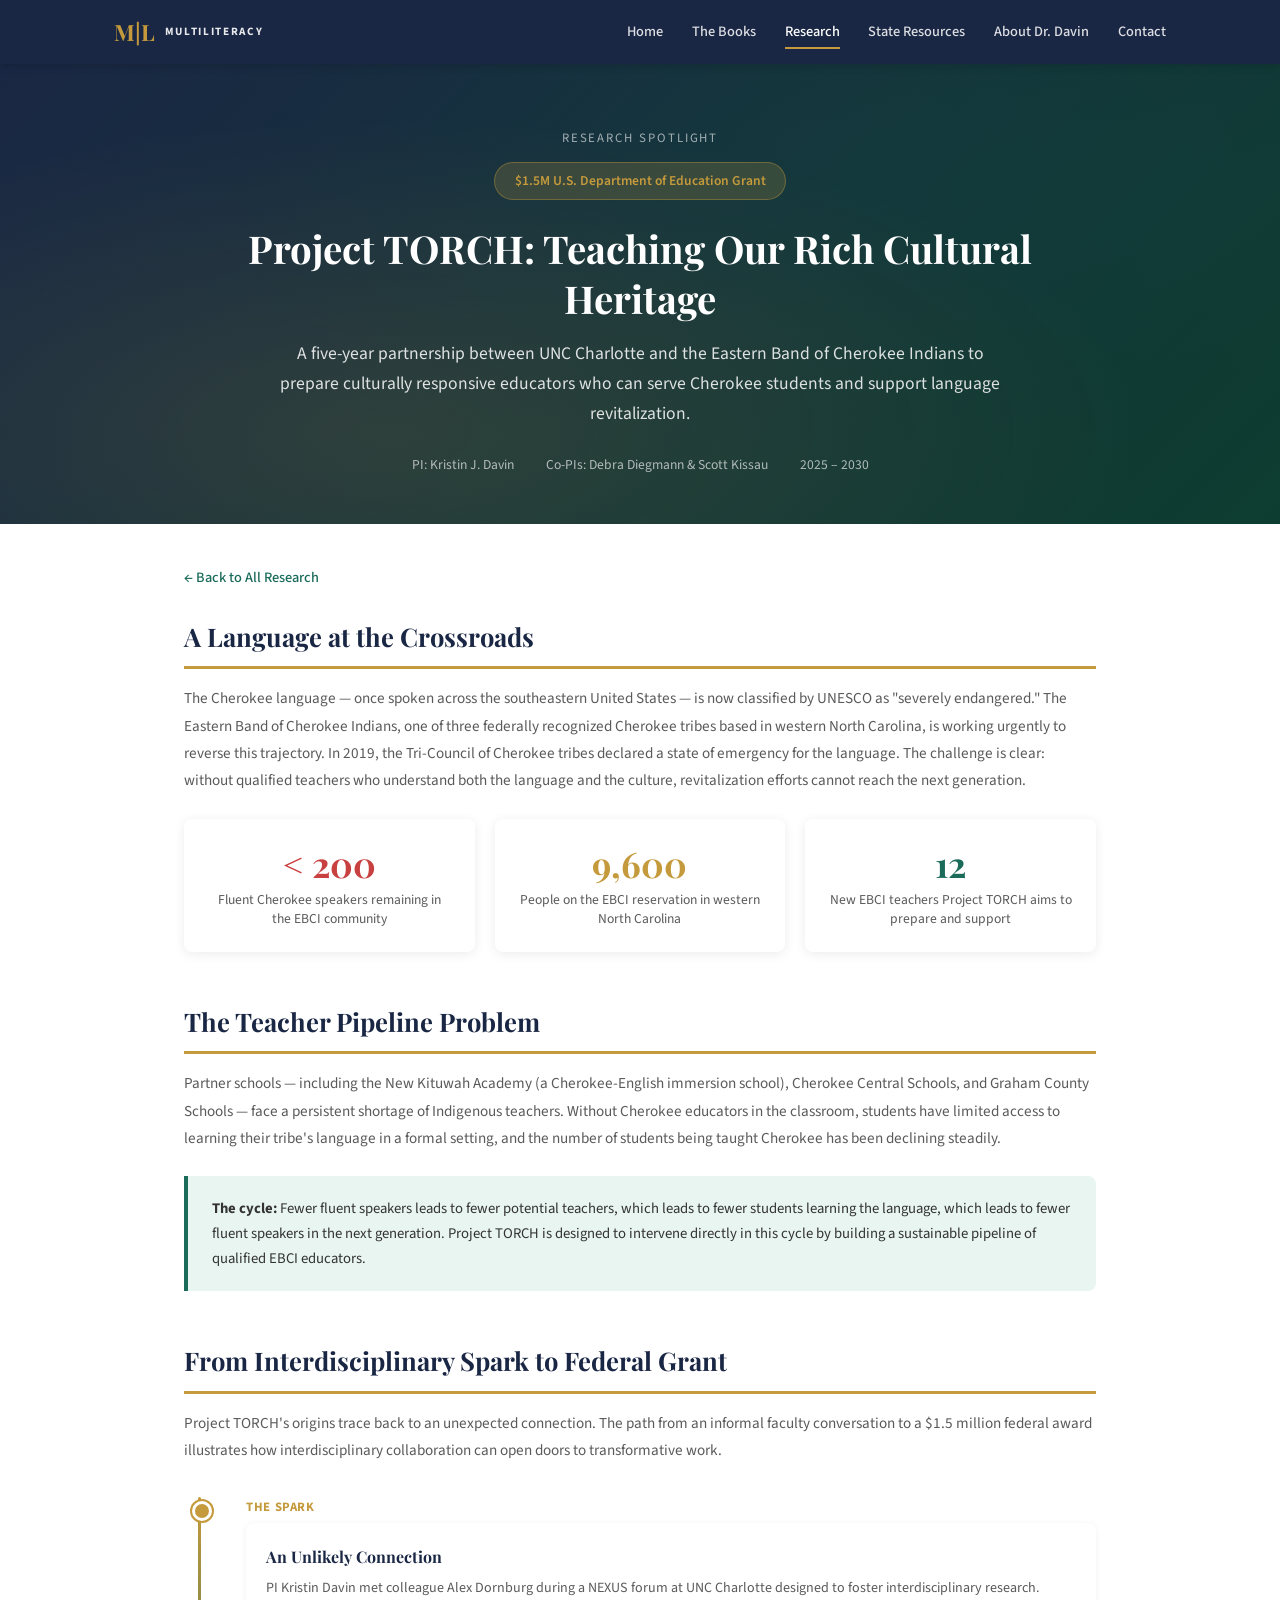
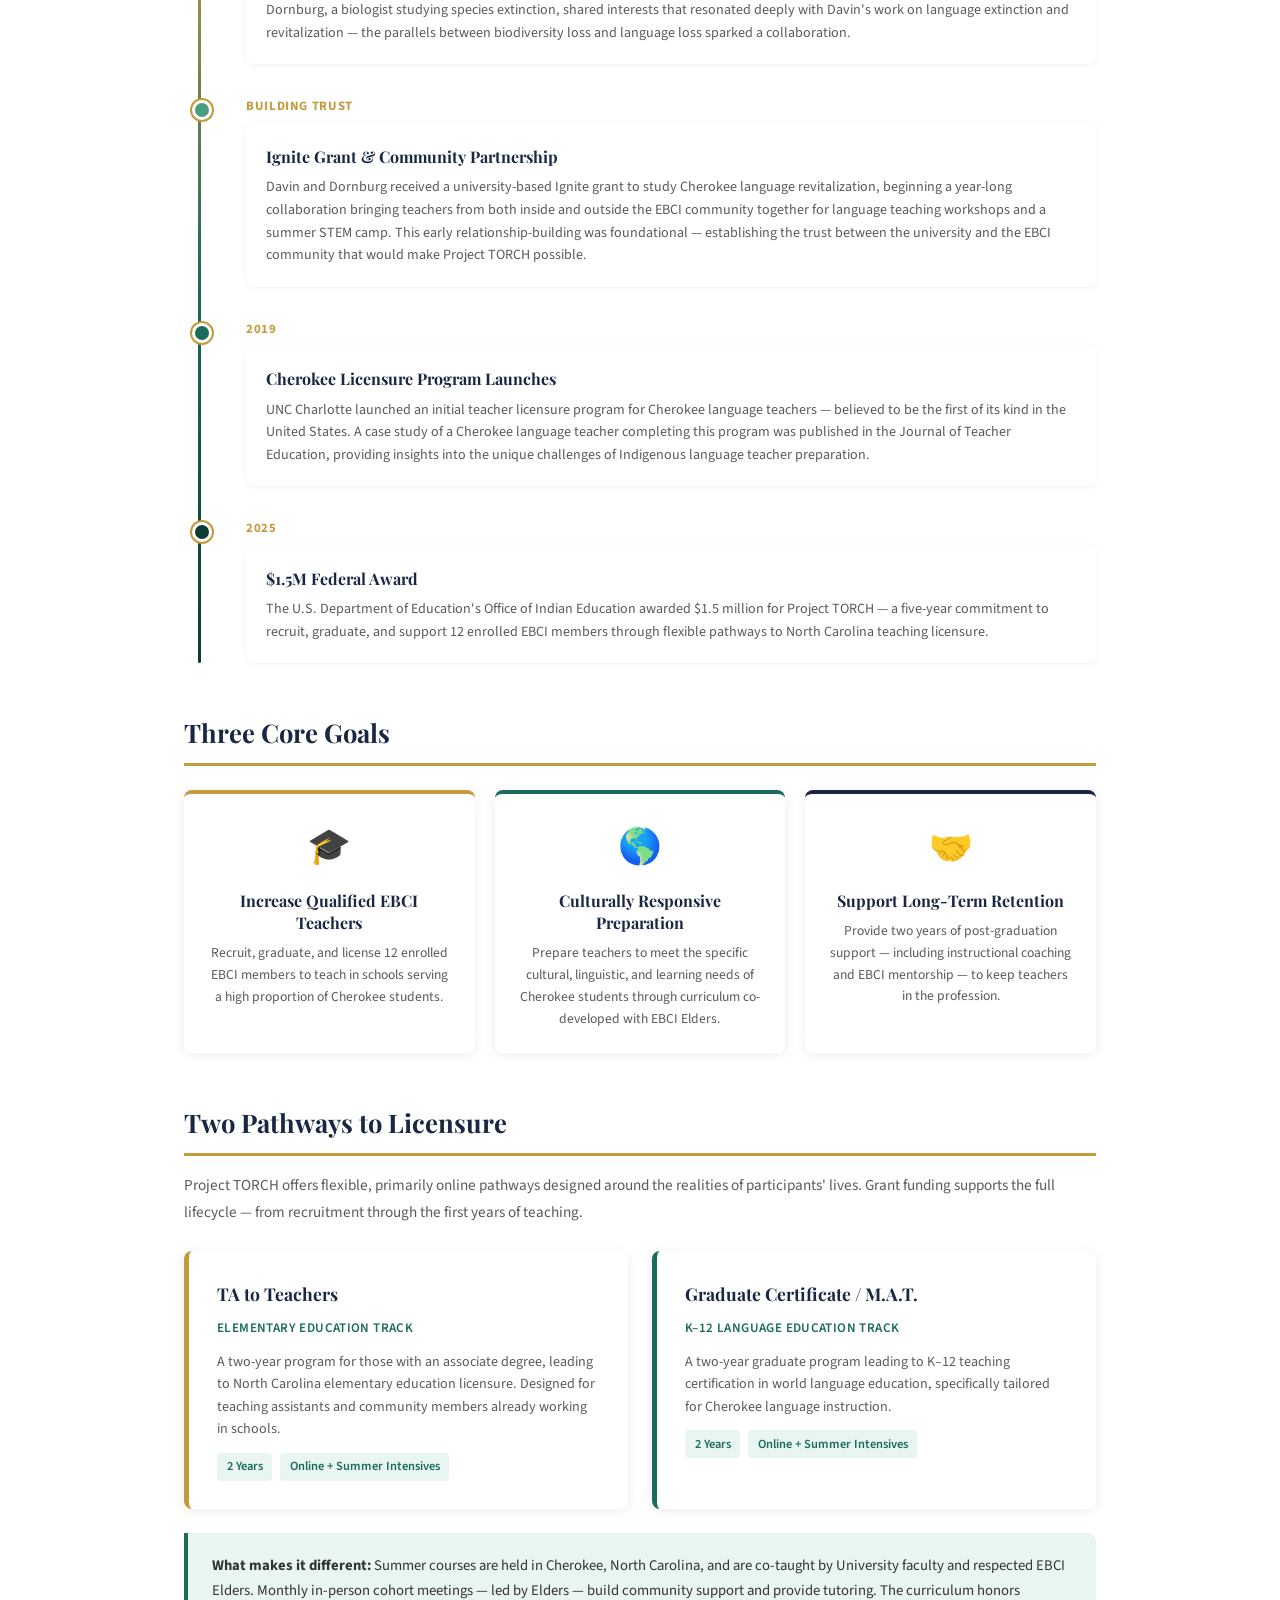
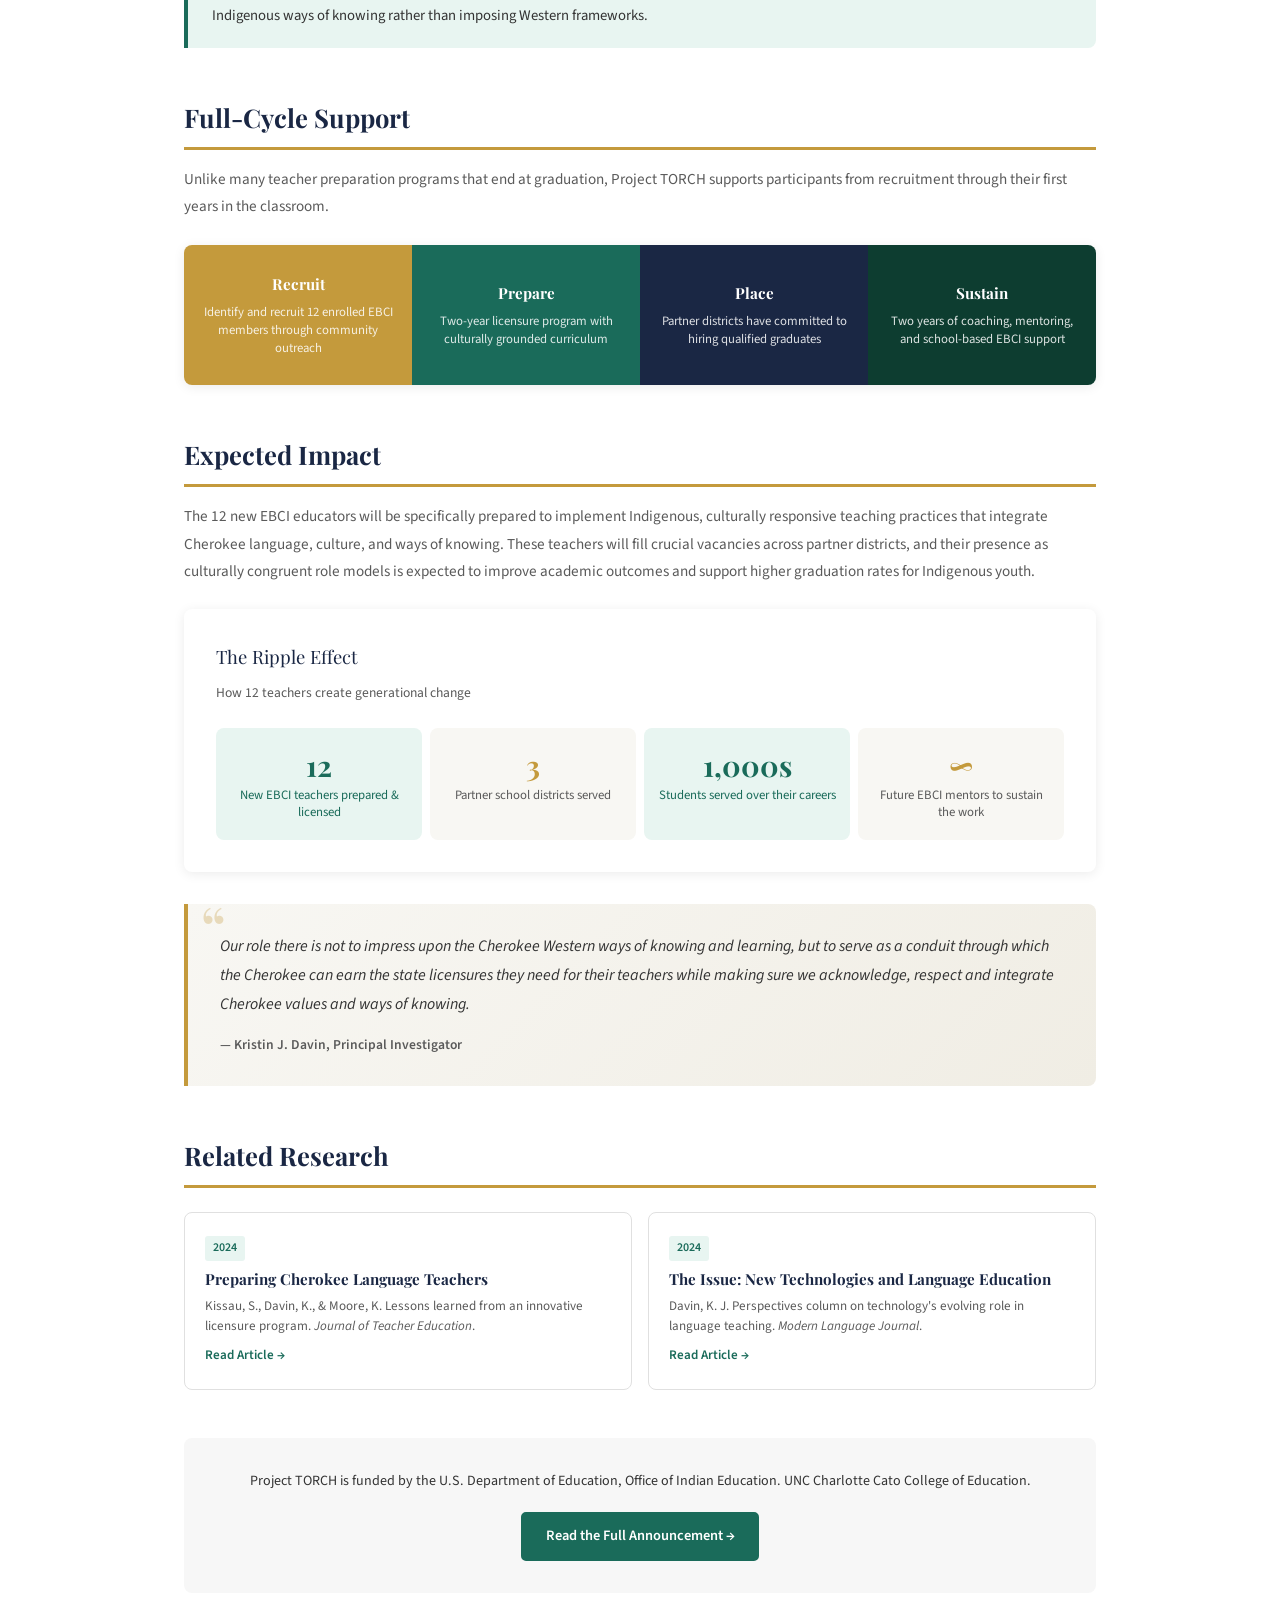
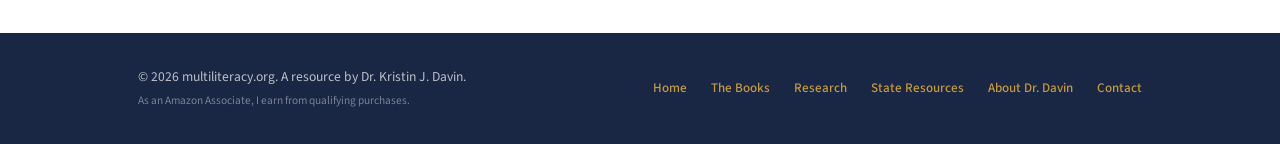
<file: research-project-torch.html>
<!DOCTYPE html>
<html lang="en">
<head>
    <meta charset="UTF-8">
    <meta name="viewport" content="width=device-width, initial-scale=1.0">
    <meta name="description" content="Project TORCH: A $1.5M federal grant supporting a partnership between UNC Charlotte and the Eastern Band of Cherokee Indians to prepare culturally responsive Cherokee teachers.">
    <meta name="keywords" content="Project TORCH, Cherokee language, teacher licensure, Eastern Band of Cherokee Indians, EBCI, Indigenous education, language revitalization, UNC Charlotte, Kristin Davin">
    <meta name="author" content="Dr. Kristin J. Davin">
    <meta property="og:title" content="Project TORCH: Cherokee Teacher Preparation | Research Spotlight">
    <meta property="og:description" content="A $1.5M partnership between UNC Charlotte and the Eastern Band of Cherokee Indians to prepare culturally responsive educators for Cherokee communities.">
    <meta property="og:type" content="article">
    <meta property="og:url" content="https://multiliteracy.org/research-project-torch.html">
    <meta name="twitter:card" content="summary_large_image">
    <meta name="twitter:title" content="Project TORCH: Cherokee Teacher Preparation | Research Spotlight">
    <meta name="twitter:description" content="A $1.5M partnership to prepare culturally responsive Cherokee teachers and support language revitalization.">
    <link rel="canonical" href="https://multiliteracy.org/research-project-torch.html">

    <title>Project TORCH: Cherokee Teacher Preparation | Multiliteracy</title>
    <link rel="stylesheet" href="style.css">
    <script type="application/ld+json">
    {
      "@context": "https://schema.org",
      "@type": "Article",
      "headline": "Project TORCH: Teaching Our Rich Cultural Heritage",
      "description": "A $1.5M partnership between UNC Charlotte and the Eastern Band of Cherokee Indians to prepare culturally responsive Cherokee teachers.",
      "author": {
        "@type": "Person",
        "name": "Dr. Kristin J. Davin",
        "jobTitle": "Professor of Foreign Language Education",
        "affiliation": { "@type": "Organization", "name": "University of North Carolina at Charlotte" }
      },
      "datePublished": "2025-10-15",
      "publisher": {
        "@type": "Organization",
        "name": "UNC Charlotte Cato College of Education"
      },
      "url": "https://multiliteracy.org/research-project-torch.html",
      "about": [
        { "@type": "Thing", "name": "Indigenous Education" },
        { "@type": "Thing", "name": "Cherokee Language Revitalization" },
        { "@type": "Thing", "name": "Teacher Preparation" }
      ]
    }
    </script>
    <link rel="preconnect" href="https://fonts.googleapis.com">
    <link rel="preconnect" href="https://fonts.gstatic.com" crossorigin>
    <link href="https://fonts.googleapis.com/css2?family=Playfair+Display:wght@600;700&family=Source+Sans+3:wght@400;500;600;700&display=swap" rel="stylesheet">
    <style>
        /* Page-specific styles */
        .torch-hero {
            background: linear-gradient(135deg, #1a2744 0%, #0d3d30 100%);
            color: #fff;
            padding: 4rem 1.5rem 3rem;
            text-align: center;
            position: relative;
            overflow: hidden;
        }
        .torch-hero::before {
            content: '';
            position: absolute;
            top: 0; left: 0; right: 0; bottom: 0;
            background: radial-gradient(ellipse at 30% 80%, rgba(196,154,60,0.15) 0%, transparent 60%),
                        radial-gradient(ellipse at 70% 20%, rgba(26,107,90,0.1) 0%, transparent 50%);
            pointer-events: none;
        }
        .torch-hero h1 {
            font-family: 'Playfair Display', serif;
            font-size: 2.4rem;
            color: #fff;
            margin-bottom: 1rem;
            max-width: 850px;
            margin-left: auto;
            margin-right: auto;
            line-height: 1.3;
            position: relative;
        }
        .torch-hero .subtitle {
            font-size: 1.1rem;
            color: rgba(255,255,255,0.85);
            max-width: 720px;
            margin: 0 auto 1.5rem;
            line-height: 1.7;
            position: relative;
        }
        .torch-hero .grant-badge {
            display: inline-block;
            background: rgba(196,154,60,0.2);
            border: 1px solid rgba(196,154,60,0.4);
            color: #c49a3c;
            padding: 0.4rem 1.2rem;
            border-radius: 25px;
            font-size: 0.85rem;
            font-weight: 600;
            margin-bottom: 1.5rem;
            position: relative;
        }
        .hero-meta {
            display: flex;
            justify-content: center;
            gap: 2rem;
            flex-wrap: wrap;
            font-size: 0.85rem;
            color: rgba(255,255,255,0.65);
            position: relative;
        }

        .article-content-wrapper {
            max-width: 960px;
            margin: 0 auto;
            padding: 2.5rem 1.5rem;
        }
        .content-section {
            margin-bottom: 3rem;
        }
        .content-section h2 {
            font-family: 'Playfair Display', serif;
            font-size: 1.6rem;
            color: #1a2744;
            margin-bottom: 1rem;
            padding-bottom: 0.5rem;
            border-bottom: 3px solid #c49a3c;
        }
        .content-section p {
            color: #5a5a5a;
            line-height: 1.8;
            margin-bottom: 1rem;
            font-size: 0.95rem;
        }

        /* Urgency stats */
        .urgency-grid {
            display: grid;
            grid-template-columns: repeat(3, 1fr);
            gap: 1.25rem;
            margin: 1.5rem 0;
        }
        .urgency-card {
            background: #fff;
            border-radius: 8px;
            padding: 1.5rem;
            text-align: center;
            box-shadow: 0 2px 12px rgba(0,0,0,0.08);
            transition: transform 0.2s;
        }
        .urgency-card:hover { transform: translateY(-3px); box-shadow: 0 4px 20px rgba(0,0,0,0.12); }
        .urgency-stat {
            font-family: 'Playfair Display', serif;
            font-size: 2.2rem;
            font-weight: 700;
            margin-bottom: 0.3rem;
            line-height: 1.2;
        }
        .urgency-stat.red { color: #c94040; }
        .urgency-stat.gold { color: #c49a3c; }
        .urgency-stat.teal { color: #1a6b5a; }
        .urgency-label {
            font-size: 0.85rem;
            color: #5a5a5a;
            line-height: 1.4;
        }

        /* Language decline viz */
        .decline-viz {
            background: #fff;
            border-radius: 8px;
            box-shadow: 0 2px 12px rgba(0,0,0,0.08);
            padding: 2rem;
            margin: 1.5rem 0;
        }
        .decline-title {
            font-family: 'Playfair Display', serif;
            font-size: 1.15rem;
            color: #1a2744;
            margin-bottom: 0.5rem;
        }
        .decline-subtitle {
            font-size: 0.85rem;
            color: #5a5a5a;
            margin-bottom: 1.5rem;
        }
        .speaker-row {
            display: flex;
            align-items: center;
            gap: 1rem;
            margin-bottom: 1.25rem;
        }
        .speaker-label {
            width: 100px;
            font-size: 0.85rem;
            font-weight: 600;
            color: #1a2744;
            text-align: right;
            flex-shrink: 0;
        }
        .speaker-bar-track {
            flex: 1;
            background: #f0f0f0;
            border-radius: 6px;
            height: 32px;
            position: relative;
            overflow: hidden;
        }
        .speaker-bar-fill {
            height: 100%;
            border-radius: 6px;
            display: flex;
            align-items: center;
            padding-left: 0.75rem;
            transition: width 1.2s ease-out;
        }
        .speaker-bar-fill span {
            font-size: 0.8rem;
            font-weight: 700;
            color: #fff;
            white-space: nowrap;
        }
        .speaker-context {
            font-size: 0.78rem;
            color: #999;
            width: 160px;
            flex-shrink: 0;
        }

        /* Timeline */
        .torch-timeline {
            position: relative;
            margin: 2rem 0;
            padding-left: 30px;
        }
        .torch-timeline::before {
            content: '';
            position: absolute;
            left: 14px;
            top: 0;
            bottom: 0;
            width: 3px;
            background: linear-gradient(to bottom, #c49a3c, #1a6b5a, #0d3d30);
            border-radius: 2px;
        }
        .timeline-item {
            position: relative;
            padding: 0 0 2rem 2rem;
        }
        .timeline-item:last-child { padding-bottom: 0; }
        .timeline-dot {
            position: absolute;
            left: -22px;
            top: 4px;
            width: 20px;
            height: 20px;
            border-radius: 50%;
            border: 3px solid #fff;
            box-shadow: 0 0 0 2px #c49a3c;
            z-index: 1;
        }
        .timeline-year {
            font-size: 0.8rem;
            font-weight: 700;
            color: #c49a3c;
            text-transform: uppercase;
            letter-spacing: 0.05em;
            margin-bottom: 0.3rem;
        }
        .timeline-content {
            background: #fff;
            border-radius: 8px;
            padding: 1.25rem;
            box-shadow: 0 1px 6px rgba(0,0,0,0.06);
        }
        .timeline-content h4 {
            font-family: 'Playfair Display', serif;
            font-size: 1rem;
            color: #1a2744;
            margin-bottom: 0.4rem;
        }
        .timeline-content p {
            font-size: 0.88rem;
            color: #5a5a5a;
            line-height: 1.6;
            margin: 0;
        }

        /* Goals section */
        .goals-grid {
            display: grid;
            grid-template-columns: repeat(3, 1fr);
            gap: 1.25rem;
            margin: 1.5rem 0;
        }
        .goal-card {
            background: #fff;
            border-radius: 8px;
            padding: 1.5rem;
            box-shadow: 0 2px 12px rgba(0,0,0,0.08);
            text-align: center;
            border-top: 4px solid;
            transition: transform 0.2s;
        }
        .goal-card:hover { transform: translateY(-3px); }
        .goal-icon {
            font-size: 2.2rem;
            margin-bottom: 0.75rem;
        }
        .goal-card h3 {
            font-family: 'Playfair Display', serif;
            font-size: 1rem;
            color: #1a2744;
            margin-bottom: 0.5rem;
            line-height: 1.4;
        }
        .goal-card p {
            font-size: 0.85rem;
            color: #5a5a5a;
            line-height: 1.6;
            margin: 0;
        }

        /* Pathways */
        .pathways-grid {
            display: grid;
            grid-template-columns: 1fr 1fr;
            gap: 1.5rem;
            margin: 1.5rem 0;
        }
        .pathway-card {
            background: #fff;
            border-radius: 8px;
            padding: 1.75rem;
            box-shadow: 0 2px 12px rgba(0,0,0,0.08);
            border-left: 5px solid;
        }
        .pathway-card h3 {
            font-family: 'Playfair Display', serif;
            font-size: 1.1rem;
            color: #1a2744;
            margin-bottom: 0.5rem;
        }
        .pathway-card .pathway-for {
            font-size: 0.82rem;
            color: #1a6b5a;
            font-weight: 600;
            margin-bottom: 0.75rem;
            text-transform: uppercase;
            letter-spacing: 0.03em;
        }
        .pathway-card p {
            font-size: 0.88rem;
            color: #5a5a5a;
            line-height: 1.6;
            margin: 0;
        }
        .pathway-detail {
            display: flex;
            align-items: center;
            gap: 0.5rem;
            margin-top: 0.75rem;
            font-size: 0.82rem;
            color: #5a5a5a;
        }
        .pathway-detail .tag {
            background: #e8f5f1;
            color: #1a6b5a;
            padding: 0.2rem 0.6rem;
            border-radius: 4px;
            font-weight: 600;
            font-size: 0.78rem;
        }

        /* Support pipeline */
        .pipeline {
            display: flex;
            align-items: stretch;
            gap: 0;
            margin: 1.5rem 0;
            overflow: hidden;
            border-radius: 8px;
            box-shadow: 0 2px 12px rgba(0,0,0,0.08);
        }
        .pipeline-stage {
            flex: 1;
            padding: 1.5rem 1rem;
            text-align: center;
            color: #fff;
            position: relative;
            min-height: 140px;
            display: flex;
            flex-direction: column;
            justify-content: center;
        }
        .pipeline-stage h4 {
            font-family: 'Playfair Display', serif;
            font-size: 0.95rem;
            color: #fff;
            margin-bottom: 0.4rem;
        }
        .pipeline-stage p {
            font-size: 0.8rem;
            color: rgba(255,255,255,0.85);
            line-height: 1.4;
            margin: 0;
        }
        .pipeline-arrow {
            position: absolute;
            right: -12px;
            top: 50%;
            transform: translateY(-50%);
            width: 0;
            height: 0;
            border-top: 20px solid transparent;
            border-bottom: 20px solid transparent;
            z-index: 2;
        }

        /* Impact visualization */
        .impact-viz {
            background: #fff;
            border-radius: 8px;
            box-shadow: 0 2px 12px rgba(0,0,0,0.08);
            padding: 2rem;
            margin: 1.5rem 0;
        }
        .impact-flow {
            display: grid;
            grid-template-columns: repeat(4, 1fr);
            gap: 0.5rem;
            text-align: center;
            margin-top: 1rem;
        }
        .impact-node {
            padding: 1.25rem 0.75rem;
            border-radius: 8px;
            position: relative;
        }
        .impact-node .number {
            font-family: 'Playfair Display', serif;
            font-size: 1.8rem;
            font-weight: 700;
            line-height: 1.2;
        }
        .impact-node .label {
            font-size: 0.8rem;
            line-height: 1.3;
            margin-top: 0.3rem;
        }
        .impact-arrow {
            display: flex;
            align-items: center;
            justify-content: center;
            color: #c49a3c;
            font-size: 1.2rem;
        }

        /* Quote block */
        .quote-block {
            background: linear-gradient(135deg, #f8f7f3, #f0ede4);
            border-left: 4px solid #c49a3c;
            padding: 1.75rem 2rem;
            border-radius: 0 8px 8px 0;
            margin: 2rem 0;
            position: relative;
        }
        .quote-block::before {
            content: '\201C';
            font-family: 'Playfair Display', serif;
            font-size: 4rem;
            color: #c49a3c;
            opacity: 0.3;
            position: absolute;
            top: -0.5rem;
            left: 0.75rem;
            line-height: 1;
        }
        .quote-block p {
            font-size: 1rem;
            color: #333;
            line-height: 1.8;
            font-style: italic;
            margin: 0 0 0.75rem;
            position: relative;
        }
        .quote-block .attribution {
            font-size: 0.85rem;
            color: #5a5a5a;
            font-style: normal;
            font-weight: 600;
        }

        /* Callout box */
        .callout-box {
            background: #e8f5f1;
            border-left: 4px solid #1a6b5a;
            padding: 1.25rem 1.5rem;
            border-radius: 0 8px 8px 0;
            margin: 1.5rem 0;
        }
        .callout-box p {
            margin: 0;
            font-size: 0.92rem;
            color: #333;
            line-height: 1.7;
        }

        /* Source section */
        .source-section {
            background: #f7f7f7;
            padding: 2rem;
            border-radius: 8px;
            text-align: center;
            margin-top: 2rem;
        }
        .source-section p {
            font-size: 0.9rem;
            color: #5a5a5a;
            margin-bottom: 1rem;
        }

        /* Related research */
        .related-grid {
            display: grid;
            grid-template-columns: 1fr 1fr;
            gap: 1rem;
            margin: 1.5rem 0;
        }
        .related-card {
            background: #fff;
            border: 1px solid #e0e0e0;
            border-radius: 8px;
            padding: 1.25rem;
            transition: border-color 0.2s, box-shadow 0.2s;
        }
        .related-card:hover { border-color: #1a6b5a; box-shadow: 0 2px 10px rgba(26,107,90,0.1); }
        .related-card .year {
            font-size: 0.75rem;
            color: #1a6b5a;
            background: #e8f5f1;
            padding: 0.15rem 0.5rem;
            border-radius: 3px;
            font-weight: 600;
            display: inline-block;
            margin-bottom: 0.5rem;
        }
        .related-card h4 {
            font-family: 'Playfair Display', serif;
            font-size: 0.95rem;
            color: #1a2744;
            margin-bottom: 0.4rem;
            line-height: 1.4;
        }
        .related-card p {
            font-size: 0.82rem;
            color: #5a5a5a;
            line-height: 1.5;
            margin: 0;
        }

        /* Responsive */
        @media (max-width: 768px) {
            .torch-hero h1 { font-size: 1.8rem; }
            .urgency-grid { grid-template-columns: 1fr; }
            .goals-grid { grid-template-columns: 1fr; }
            .pathways-grid { grid-template-columns: 1fr; }
            .pipeline { flex-direction: column; }
            .pipeline-arrow { display: none; }
            .impact-flow { grid-template-columns: 1fr 1fr; }
            .related-grid { grid-template-columns: 1fr; }
            .speaker-row { flex-wrap: wrap; }
            .speaker-label { width: auto; text-align: left; }
            .speaker-context { width: auto; }
            .hero-meta { gap: 1rem; }
        }
    </style>
</head>
<body>
    <!-- Navigation -->
    <nav class="navbar">
        <div class="navbar-container">
            <div class="navbar-logo">
                <a href="index.html">
                    <span class="logo-mark">M|L</span>
                    <span class="logo-text">MULTILITERACY</span>
                </a>
            </div>
            <button class="hamburger" id="hamburger-menu" aria-label="Toggle navigation menu">
                <span></span>
                <span></span>
                <span></span>
            </button>
            <ul class="nav-menu" id="nav-menu">
                <li><a href="index.html">Home</a></li>
                <li><a href="books.html">The Books</a></li>
                <li class="nav-dropdown"><a href="research.html" class="active">Research</a>
                    <ul class="nav-dropdown-menu">
                        <li><a href="research.html">All Research</a></li>
                        <li><a href="research-chatgpt-lesson-plans.html">ChatGPT &amp; Lesson Plans</a></li>
                        <li><a href="research-project-torch.html">Project TORCH: Cherokee</a></li>
                    </ul>
                </li>
                <li><a href="state-resources.html">State Resources</a></li>
                <li><a href="about.html">About Dr. Davin</a></li>
                <li><a href="contact.html">Contact</a></li>
            </ul>
        </div>
    </nav>

    <!-- Hero -->
    <div class="torch-hero">
        <div class="container">
            <p style="font-size: 0.8rem; text-transform: uppercase; letter-spacing: 0.15em; color: rgba(255,255,255,0.6); margin-bottom: 0.75rem; position: relative;">Research Spotlight</p>
            <div class="grant-badge">$1.5M U.S. Department of Education Grant</div>
            <h1>Project TORCH: Teaching Our Rich Cultural Heritage</h1>
            <p class="subtitle">A five-year partnership between UNC Charlotte and the Eastern Band of Cherokee Indians to prepare culturally responsive educators who can serve Cherokee students and support language revitalization.</p>
            <div class="hero-meta">
                <span>PI: Kristin J. Davin</span>
                <span>Co-PIs: Debra Diegmann &amp; Scott Kissau</span>
                <span>2025 – 2030</span>
            </div>
        </div>
    </div>

    <!-- Main Content -->
    <div class="article-content-wrapper">

        <a href="research.html" class="back-link" style="margin-bottom: 1.5rem; display: inline-block;">&larr; Back to All Research</a>

        <!-- Why This Matters -->
        <section class="content-section">
            <h2>A Language at the Crossroads</h2>
            <p>The Cherokee language — once spoken across the southeastern United States — is now classified by UNESCO as "severely endangered." The Eastern Band of Cherokee Indians, one of three federally recognized Cherokee tribes based in western North Carolina, is working urgently to reverse this trajectory. In 2019, the Tri-Council of Cherokee tribes declared a state of emergency for the language. The challenge is clear: without qualified teachers who understand both the language and the culture, revitalization efforts cannot reach the next generation.</p>

            <div class="urgency-grid">
                <div class="urgency-card">
                    <div class="urgency-stat red">&lt; 200</div>
                    <div class="urgency-label">Fluent Cherokee speakers remaining in the EBCI community</div>
                </div>
                <div class="urgency-card">
                    <div class="urgency-stat gold">9,600</div>
                    <div class="urgency-label">People on the EBCI reservation in western North Carolina</div>
                </div>
                <div class="urgency-card">
                    <div class="urgency-stat teal">12</div>
                    <div class="urgency-label">New EBCI teachers Project TORCH aims to prepare and support</div>
                </div>
            </div>
        </section>

        <!-- The Decline Visualization -->
        <section class="content-section">
            <h2>The Teacher Pipeline Problem</h2>
            <p>Partner schools — including the New Kituwah Academy (a Cherokee-English immersion school), Cherokee Central Schools, and Graham County Schools — face a persistent shortage of Indigenous teachers. Without Cherokee educators in the classroom, students have limited access to learning their tribe's language in a formal setting, and the number of students being taught Cherokee has been declining steadily.</p>

            <div class="callout-box">
                <p><strong>The cycle:</strong> Fewer fluent speakers leads to fewer potential teachers, which leads to fewer students learning the language, which leads to fewer fluent speakers in the next generation. Project TORCH is designed to intervene directly in this cycle by building a sustainable pipeline of qualified EBCI educators.</p>
            </div>
        </section>

        <!-- How It Started -->
        <section class="content-section">
            <h2>From Interdisciplinary Spark to Federal Grant</h2>
            <p>Project TORCH's origins trace back to an unexpected connection. The path from an informal faculty conversation to a $1.5 million federal award illustrates how interdisciplinary collaboration can open doors to transformative work.</p>

            <div class="torch-timeline">
                <div class="timeline-item">
                    <div class="timeline-dot" style="background: #c49a3c;"></div>
                    <div class="timeline-year">The Spark</div>
                    <div class="timeline-content">
                        <h4>An Unlikely Connection</h4>
                        <p>PI Kristin Davin met colleague Alex Dornburg during a NEXUS forum at UNC Charlotte designed to foster interdisciplinary research. Dornburg, a biologist studying species extinction, shared interests that resonated deeply with Davin's work on language extinction and revitalization — the parallels between biodiversity loss and language loss sparked a collaboration.</p>
                    </div>
                </div>
                <div class="timeline-item">
                    <div class="timeline-dot" style="background: #4a9e80;"></div>
                    <div class="timeline-year">Building Trust</div>
                    <div class="timeline-content">
                        <h4>Ignite Grant &amp; Community Partnership</h4>
                        <p>Davin and Dornburg received a university-based Ignite grant to study Cherokee language revitalization, beginning a year-long collaboration bringing teachers from both inside and outside the EBCI community together for language teaching workshops and a summer STEM camp. This early relationship-building was foundational — establishing the trust between the university and the EBCI community that would make Project TORCH possible.</p>
                    </div>
                </div>
                <div class="timeline-item">
                    <div class="timeline-dot" style="background: #1a6b5a;"></div>
                    <div class="timeline-year">2019</div>
                    <div class="timeline-content">
                        <h4>Cherokee Licensure Program Launches</h4>
                        <p>UNC Charlotte launched an initial teacher licensure program for Cherokee language teachers — believed to be the first of its kind in the United States. A case study of a Cherokee language teacher completing this program was published in the Journal of Teacher Education, providing insights into the unique challenges of Indigenous language teacher preparation.</p>
                    </div>
                </div>
                <div class="timeline-item">
                    <div class="timeline-dot" style="background: #0d3d30;"></div>
                    <div class="timeline-year">2025</div>
                    <div class="timeline-content">
                        <h4>$1.5M Federal Award</h4>
                        <p>The U.S. Department of Education's Office of Indian Education awarded $1.5 million for Project TORCH — a five-year commitment to recruit, graduate, and support 12 enrolled EBCI members through flexible pathways to North Carolina teaching licensure.</p>
                    </div>
                </div>
            </div>
        </section>

        <!-- Three Core Goals -->
        <section class="content-section">
            <h2>Three Core Goals</h2>
            <div class="goals-grid">
                <div class="goal-card" style="border-top-color: #c49a3c;">
                    <div class="goal-icon">&#127891;</div>
                    <h3>Increase Qualified EBCI Teachers</h3>
                    <p>Recruit, graduate, and license 12 enrolled EBCI members to teach in schools serving a high proportion of Cherokee students.</p>
                </div>
                <div class="goal-card" style="border-top-color: #1a6b5a;">
                    <div class="goal-icon">&#127758;</div>
                    <h3>Culturally Responsive Preparation</h3>
                    <p>Prepare teachers to meet the specific cultural, linguistic, and learning needs of Cherokee students through curriculum co-developed with EBCI Elders.</p>
                </div>
                <div class="goal-card" style="border-top-color: #1a2744;">
                    <div class="goal-icon">&#129309;</div>
                    <h3>Support Long-Term Retention</h3>
                    <p>Provide two years of post-graduation support — including instructional coaching and EBCI mentorship — to keep teachers in the profession.</p>
                </div>
            </div>
        </section>

        <!-- Two Pathways -->
        <section class="content-section">
            <h2>Two Pathways to Licensure</h2>
            <p>Project TORCH offers flexible, primarily online pathways designed around the realities of participants' lives. Grant funding supports the full lifecycle — from recruitment through the first years of teaching.</p>

            <div class="pathways-grid">
                <div class="pathway-card" style="border-left-color: #c49a3c;">
                    <h3>TA to Teachers</h3>
                    <div class="pathway-for">Elementary Education Track</div>
                    <p>A two-year program for those with an associate degree, leading to North Carolina elementary education licensure. Designed for teaching assistants and community members already working in schools.</p>
                    <div class="pathway-detail">
                        <span class="tag">2 Years</span>
                        <span class="tag">Online + Summer Intensives</span>
                    </div>
                </div>
                <div class="pathway-card" style="border-left-color: #1a6b5a;">
                    <h3>Graduate Certificate / M.A.T.</h3>
                    <div class="pathway-for">K–12 Language Education Track</div>
                    <p>A two-year graduate program leading to K–12 teaching certification in world language education, specifically tailored for Cherokee language instruction.</p>
                    <div class="pathway-detail">
                        <span class="tag">2 Years</span>
                        <span class="tag">Online + Summer Intensives</span>
                    </div>
                </div>
            </div>

            <div class="callout-box">
                <p><strong>What makes it different:</strong> Summer courses are held in Cherokee, North Carolina, and are co-taught by University faculty and respected EBCI Elders. Monthly in-person cohort meetings — led by Elders — build community support and provide tutoring. The curriculum honors Indigenous ways of knowing rather than imposing Western frameworks.</p>
            </div>
        </section>

        <!-- Full Support Pipeline -->
        <section class="content-section">
            <h2>Full-Cycle Support</h2>
            <p>Unlike many teacher preparation programs that end at graduation, Project TORCH supports participants from recruitment through their first years in the classroom.</p>

            <div class="pipeline">
                <div class="pipeline-stage" style="background: #c49a3c;">
                    <h4>Recruit</h4>
                    <p>Identify and recruit 12 enrolled EBCI members through community outreach</p>
                    <div class="pipeline-arrow" style="border-left-color: #c49a3c;"></div>
                </div>
                <div class="pipeline-stage" style="background: #1a6b5a;">
                    <h4>Prepare</h4>
                    <p>Two-year licensure program with culturally grounded curriculum</p>
                    <div class="pipeline-arrow" style="border-left-color: #1a6b5a;"></div>
                </div>
                <div class="pipeline-stage" style="background: #1a2744;">
                    <h4>Place</h4>
                    <p>Partner districts have committed to hiring qualified graduates</p>
                    <div class="pipeline-arrow" style="border-left-color: #1a2744;"></div>
                </div>
                <div class="pipeline-stage" style="background: #0d3d30;">
                    <h4>Sustain</h4>
                    <p>Two years of coaching, mentoring, and school-based EBCI support</p>
                </div>
            </div>
        </section>

        <!-- Expected Impact -->
        <section class="content-section">
            <h2>Expected Impact</h2>
            <p>The 12 new EBCI educators will be specifically prepared to implement Indigenous, culturally responsive teaching practices that integrate Cherokee language, culture, and ways of knowing. These teachers will fill crucial vacancies across partner districts, and their presence as culturally congruent role models is expected to improve academic outcomes and support higher graduation rates for Indigenous youth.</p>

            <div class="impact-viz">
                <div class="decline-title">The Ripple Effect</div>
                <div class="decline-subtitle">How 12 teachers create generational change</div>
                <div class="impact-flow">
                    <div class="impact-node" style="background: #e8f5f1; border-radius: 8px;">
                        <div class="number" style="color: #1a6b5a;">12</div>
                        <div class="label" style="color: #1a6b5a;">New EBCI teachers prepared &amp; licensed</div>
                    </div>
                    <div class="impact-node" style="background: #f8f7f3; border-radius: 8px;">
                        <div class="number" style="color: #c49a3c;">3</div>
                        <div class="label" style="color: #5a5a5a;">Partner school districts served</div>
                    </div>
                    <div class="impact-node" style="background: #e8f5f1; border-radius: 8px;">
                        <div class="number" style="color: #1a6b5a;">1,000s</div>
                        <div class="label" style="color: #1a6b5a;">Students served over their careers</div>
                    </div>
                    <div class="impact-node" style="background: #f8f7f3; border-radius: 8px;">
                        <div class="number" style="color: #c49a3c;">&infin;</div>
                        <div class="label" style="color: #5a5a5a;">Future EBCI mentors to sustain the work</div>
                    </div>
                </div>
            </div>

            <div class="quote-block">
                <p>Our role there is not to impress upon the Cherokee Western ways of knowing and learning, but to serve as a conduit through which the Cherokee can earn the state licensures they need for their teachers while making sure we acknowledge, respect and integrate Cherokee values and ways of knowing.</p>
                <span class="attribution">— Kristin J. Davin, Principal Investigator</span>
            </div>
        </section>

        <!-- Related Research -->
        <section class="content-section">
            <h2>Related Research</h2>
            <div class="related-grid">
                <div class="related-card">
                    <span class="year">2024</span>
                    <h4>Preparing Cherokee Language Teachers</h4>
                    <p>Kissau, S., Davin, K., &amp; Moore, K. Lessons learned from an innovative licensure program. <em>Journal of Teacher Education</em>.</p>
                    <a href="https://doi.org/10.1177/00224871231165478" style="display: inline-block; margin-top: 0.5rem; font-size: 0.82rem; color: #1a6b5a; font-weight: 600;" target="_blank" rel="noopener noreferrer">Read Article &rarr;</a>
                </div>
                <div class="related-card">
                    <span class="year">2024</span>
                    <h4>The Issue: New Technologies and Language Education</h4>
                    <p>Davin, K. J. Perspectives column on technology's evolving role in language teaching. <em>Modern Language Journal</em>.</p>
                    <a href="https://doi.org/10.1111/modl.12925" style="display: inline-block; margin-top: 0.5rem; font-size: 0.82rem; color: #1a6b5a; font-weight: 600;" target="_blank" rel="noopener noreferrer">Read Article &rarr;</a>
                </div>
            </div>
        </section>

        <!-- Source -->
        <section class="source-section">
            <p style="font-size: 0.88rem; color: #333; line-height: 1.6; margin-bottom: 1.25rem;">Project TORCH is funded by the U.S. Department of Education, Office of Indian Education. UNC Charlotte Cato College of Education.</p>
            <a href="https://education.charlotte.edu/2025/10/15/project-teaching-our-rich-cultural-heritage-unc-charlotte-awarded-1-5m-grant-to-partner-with-eastern-band-of-cherokee-indians-for-teacher-licensure-program/" class="btn btn-secondary" target="_blank" rel="noopener noreferrer">Read the Full Announcement &rarr;</a>
        </section>

    </div>

    <!-- Footer -->
    <footer class="footer">
        <div class="container">
            <div class="footer-content">
                <div class="footer-left">
                    <p>&copy; 2026 multiliteracy.org. A resource by Dr. Kristin J. Davin.<br><small style="opacity:0.6;">As an Amazon Associate, I earn from qualifying purchases.</small></p>
                </div>
                <div class="footer-right">
                    <nav class="footer-nav">
                        <a href="index.html">Home</a>
                        <a href="books.html">The Books</a>
                        <a href="research.html">Research</a>
                        <a href="state-resources.html">State Resources</a>
                        <a href="about.html">About Dr. Davin</a>
                        <a href="contact.html">Contact</a>
                    </nav>
                </div>
            </div>
        </div>
    </footer>

    <!-- Scripts -->
    <script>
        // Mobile Menu Toggle
        var hamburger = document.getElementById('hamburger-menu');
        var navMenu = document.getElementById('nav-menu');
        hamburger.addEventListener('click', function() {
            navMenu.classList.toggle('active');
            hamburger.classList.toggle('active');
        });
        var navLinks = navMenu.querySelectorAll('a');
        navLinks.forEach(function(link) {
            link.addEventListener('click', function() {
                navMenu.classList.remove('active');
                hamburger.classList.remove('active');
            });
        });

        // Animate speaker bars on scroll
        function animateSpeakerBars() {
            var bars = document.querySelectorAll('.speaker-bar-fill');
            bars.forEach(function(bar) {
                var target = bar.getAttribute('data-target');
                if (target) bar.style.width = target;
            });
        }

        // Animate urgency stats with counting
        function animateStats() {
            var stats = document.querySelectorAll('.urgency-stat');
            stats.forEach(function(stat) {
                stat.style.opacity = '1';
                stat.style.transform = 'translateY(0)';
            });
        }

        // Intersection observer for animations
        var observer = new IntersectionObserver(function(entries) {
            entries.forEach(function(entry) {
                if (entry.isIntersecting) {
                    if (entry.target.classList.contains('urgency-grid')) {
                        animateStats();
                    }
                    observer.unobserve(entry.target);
                }
            });
        }, { threshold: 0.3 });

        document.querySelectorAll('.urgency-grid').forEach(function(el) {
            observer.observe(el);
        });
    </script>
</body>
</html>
</file>
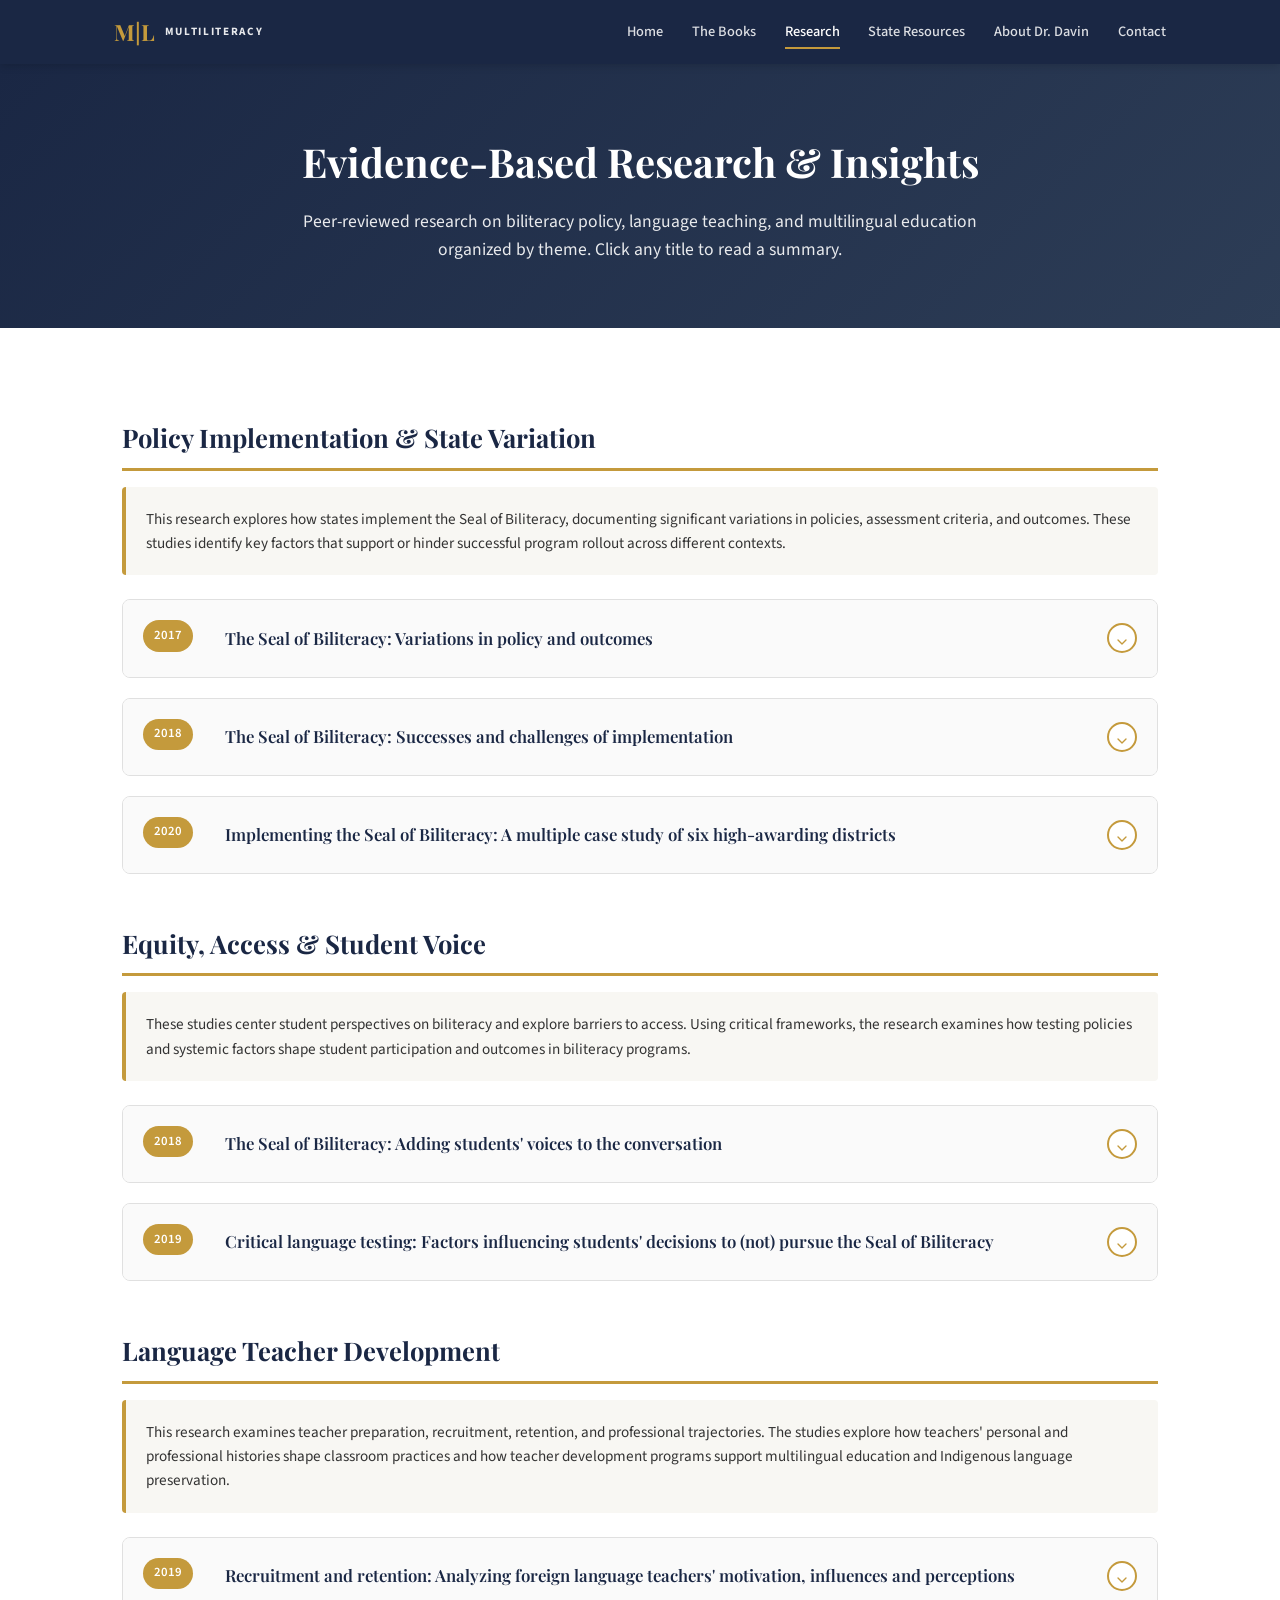
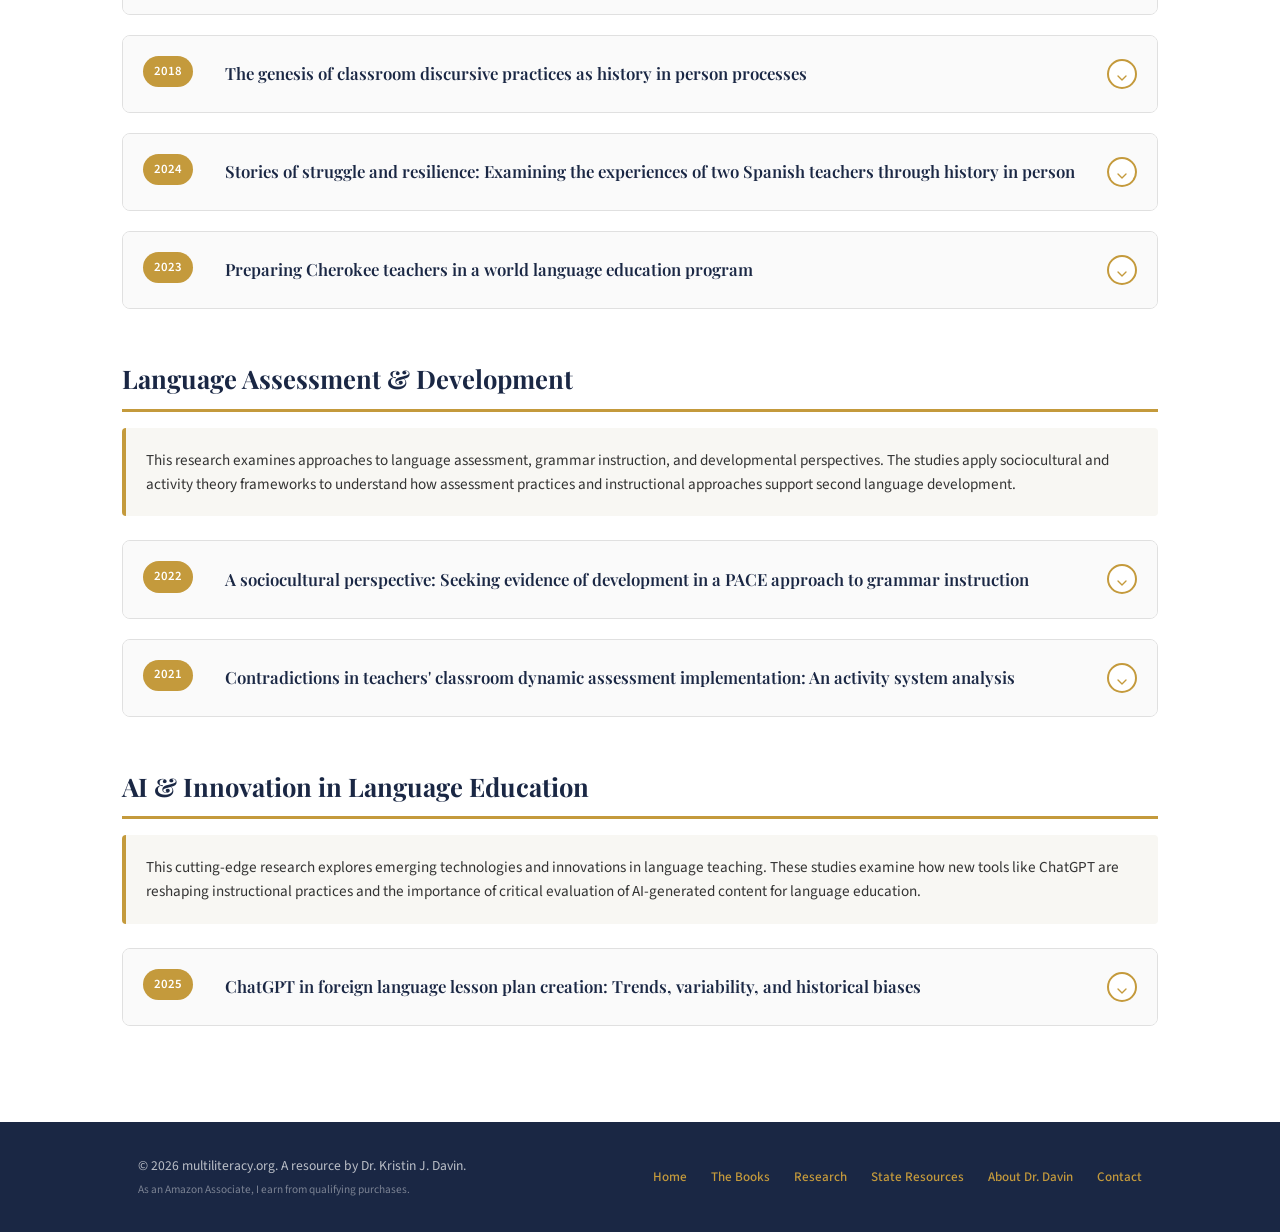
<file: research.html>
<!DOCTYPE html>
<html lang="en">
<head>
    <meta charset="UTF-8">
    <meta name="viewport" content="width=device-width, initial-scale=1.0">
    <meta name="description" content="Peer-reviewed research on biliteracy policy, language teaching, and multilingual education. Explore Dr. Kristin Davin's published articles organized by research theme.">
    <meta name="keywords" content="biliteracy research, language policy, multilingual education, Seal of Biliteracy, peer-reviewed articles, Dr. Kristin Davin, language assessment, teacher development">
    <meta name="author" content="Dr. Kristin J. Davin">
    <meta property="og:title" content="Evidence-Based Research & Insights | Multiliteracy">
    <meta property="og:description" content="Peer-reviewed research on biliteracy policy, language teaching, and multilingual education organized by theme.">
    <meta property="og:type" content="website">
    <meta property="og:url" content="https://multiliteracy.org/research.html">
    <meta name="twitter:card" content="summary_large_image">
    <meta name="twitter:title" content="Evidence-Based Research & Insights | Multiliteracy">
    <meta name="twitter:description" content="Peer-reviewed research on biliteracy policy, language teaching, and multilingual education.">
    <link rel="canonical" href="https://multiliteracy.org/research.html">

    <title>Evidence-Based Research & Insights | Multiliteracy</title>
    <link rel="stylesheet" href="style.css">
    <link rel="preconnect" href="https://fonts.googleapis.com">
    <link rel="preconnect" href="https://fonts.gstatic.com" crossorigin>
    <link href="https://fonts.googleapis.com/css2?family=Playfair+Display:wght@600;700&family=Source+Sans+3:wght@400;500;600;700&display=swap" rel="stylesheet">
    <style>
        /* Research page enhancements beyond global style.css */
        .theme-section { margin-bottom: 3rem; scroll-margin-top: 100px; }
        .theme-title {
            font-family: 'Playfair Display', serif;
            font-size: 1.6rem;
            color: #1a2744;
            margin-bottom: 1rem;
            border-bottom: 3px solid #c49a3c;
            padding-bottom: 0.5rem;
        }
        .theme-intro {
            background-color: #f8f7f3;
            padding: 1.25rem;
            border-left: 4px solid #c49a3c;
            margin-bottom: 1.5rem;
            border-radius: 4px;
            font-size: 0.95rem;
            line-height: 1.6;
            color: #333;
        }
        .articles-grid { display: grid; gap: 1.25rem; }

        /* Article card overrides for richer styling */
        .article-header { background-color: #fafafa; user-select: none; padding: 1.25rem; }
        .article-header:hover { background-color: #f0f0f0; }
        .article-year {
            background-color: #c49a3c;
            color: white;
            padding: 0.3rem 0.7rem;
            border-radius: 20px;
            font-size: 0.8rem;
            font-weight: 600;
            margin-right: 1rem;
            min-width: 50px;
            text-align: center;
            flex-shrink: 0;
        }
        .article-title {
            font-family: 'Playfair Display', serif;
            font-size: 1.05rem;
            color: #1a2744;
            font-weight: 600;
            line-height: 1.4;
        }
        .expand-toggle {
            display: flex;
            align-items: center;
            justify-content: center;
            width: 30px;
            height: 30px;
            background-color: white;
            border: 2px solid #c49a3c;
            border-radius: 50%;
            transition: all 0.3s ease;
        }
        .expand-toggle:hover { background-color: #c49a3c; }
        .expand-toggle svg { width: 16px; height: 16px; color: #c49a3c; transition: all 0.3s; }
        .article-card.expanded .expand-toggle { background-color: #c49a3c; }
        .article-card.expanded .expand-toggle svg { color: white; }

        /* Expanded content styling */
        .article-body { padding: 0 1.25rem 1.25rem; }
        .article-citation {
            background-color: #f8f7f3;
            padding: 1rem;
            border-radius: 4px;
            margin-bottom: 1rem;
            font-size: 0.92rem;
            line-height: 1.6;
            font-style: italic;
            color: #333;
            border-left: 3px solid #c49a3c;
        }
        .article-citation strong { font-style: normal; color: #1a2744; }
        .doi-link {
            display: inline-block;
            margin-top: 0.6rem;
            background-color: #1a2744;
            color: white;
            padding: 0.4rem 0.9rem;
            border-radius: 4px;
            text-decoration: none;
            font-size: 0.85rem;
            font-style: normal;
            transition: background-color 0.3s ease;
        }
        .doi-link:hover { background-color: #c49a3c; }
        .article-summary {
            background-color: #fffef5;
            padding: 1rem;
            border-radius: 4px;
            border-left: 3px solid #c49a3c;
        }
        .article-summary strong { display: block; color: #1a2744; margin-bottom: 0.4rem; font-size: 0.92rem; }
        .article-summary p { margin: 0; color: #333; line-height: 1.6; font-size: 0.92rem; }

        @media (max-width: 768px) {
            .theme-title { font-size: 1.3rem; }
            .article-header { flex-direction: column; align-items: flex-start; }
            .article-year { margin-right: 0; margin-bottom: 0.6rem; }
            .expand-toggle { align-self: flex-end; margin-top: -2rem; }
        }
    </style>
</head>
<body>
    <!-- Navigation -->
    <nav class="navbar">
        <div class="navbar-container">
            <div class="navbar-logo">
                <a href="index.html">
                    <span class="logo-mark">M|L</span>
                    <span class="logo-text">MULTILITERACY</span>
                </a>
            </div>
            <button class="hamburger" id="hamburger-menu" aria-label="Toggle navigation menu">
                <span></span>
                <span></span>
                <span></span>
            </button>
            <ul class="nav-menu" id="nav-menu">
                <li><a href="index.html">Home</a></li>
                <li><a href="books.html">The Books</a></li>
                <li class="nav-dropdown"><a href="research.html" class="active">Research</a>
                    <ul class="nav-dropdown-menu">
                        <li><a href="research.html">All Research</a></li>
                        <li><a href="research-chatgpt-lesson-plans.html">ChatGPT &amp; Lesson Plans</a></li>
                        <li><a href="research-project-torch.html">Project TORCH: Cherokee</a></li>
                    </ul>
                </li>
                <li><a href="state-resources.html">State Resources</a></li>
                <li><a href="about.html">About Dr. Davin</a></li>
                <li><a href="contact.html">Contact</a></li>
            </ul>
        </div>
    </nav>

    <!-- Research Header -->
    <div class="research-header">
        <div class="container">
            <h1>Evidence-Based Research & Insights</h1>
            <p>Peer-reviewed research on biliteracy policy, language teaching, and multilingual education organized by theme. Click any title to read a summary.</p>
        </div>
    </div>

    <!-- Main Content -->
    <main class="container" style="padding: 3rem 2rem;">
        <!-- THEME 1: Policy Implementation & State Variation -->
        <section class="theme-section" id="policy-implementation">
            <h2 class="theme-title">Policy Implementation & State Variation</h2>
            <div class="theme-intro">
                This research explores how states implement the Seal of Biliteracy, documenting significant variations in policies, assessment criteria, and outcomes. These studies identify key factors that support or hinder successful program rollout across different contexts.
            </div>

            <div class="articles-grid">
                <!-- Article 1.1 -->
                <div class="article-card">
                    <div class="article-header" role="button" tabindex="0" aria-expanded="false">
                        <span class="article-year">2017</span>
                        <div class="article-title-section">
                            <h3 class="article-title">The Seal of Biliteracy: Variations in policy and outcomes</h3>
                        </div>
                        <div class="expand-toggle">
                            <svg xmlns="http://www.w3.org/2000/svg" viewBox="0 0 24 24" fill="none" stroke="currentColor" stroke-width="2" stroke-linecap="round" stroke-linejoin="round">
                                <polyline points="18 15 12 21 6 15"></polyline>
                            </svg>
                        </div>
                    </div>
                    <div class="article-content">
                        <div class="article-body">
                            <div class="article-citation">
                                <strong>Davin, K. J., & Heineke, A. J.</strong> (2017). The Seal of Biliteracy: Variations in policy and outcomes. <em>Foreign Language Annals</em>, 50(3), 486-499.
                                <br><a href="https://doi.org/10.1111/flan.12279" class="doi-link" target="_blank" rel="noopener noreferrer">Read More</a>
                            </div>
                            <div class="article-summary">
                                <strong>Summary:</strong>
                                <p>This comparative study examines Seal of Biliteracy policies across multiple states, documenting significant variations in requirements, assessment criteria, and award outcomes. The research reveals how different implementation approaches affect student participation and program success.</p>
                            </div>
                        </div>
                    </div>
                </div>

                <!-- Article 1.2 -->
                <div class="article-card">
                    <div class="article-header" role="button" tabindex="0" aria-expanded="false">
                        <span class="article-year">2018</span>
                        <div class="article-title-section">
                            <h3 class="article-title">The Seal of Biliteracy: Successes and challenges of implementation</h3>
                        </div>
                        <div class="expand-toggle">
                            <svg xmlns="http://www.w3.org/2000/svg" viewBox="0 0 24 24" fill="none" stroke="currentColor" stroke-width="2" stroke-linecap="round" stroke-linejoin="round">
                                <polyline points="18 15 12 21 6 15"></polyline>
                            </svg>
                        </div>
                    </div>
                    <div class="article-content">
                        <div class="article-body">
                            <div class="article-citation">
                                <strong>Davin, K. J., Heineke, A. J., & Egnatz, L.</strong> (2018). The Seal of Biliteracy: Successes and challenges of implementation. <em>Foreign Language Annals</em>, 51(2), 275-289.
                                <br><a href="https://doi.org/10.1111/flan.12336" class="doi-link" target="_blank" rel="noopener noreferrer">Read More</a>
                            </div>
                            <div class="article-summary">
                                <strong>Summary:</strong>
                                <p>This study presents findings on successes and challenges that schools face when implementing the Seal of Biliteracy. The research identifies key factors that support or hinder effective program rollout, providing actionable insights for educators and administrators.</p>
                            </div>
                        </div>
                    </div>
                </div>

                <!-- Article 1.3 -->
                <div class="article-card">
                    <div class="article-header" role="button" tabindex="0" aria-expanded="false">
                        <span class="article-year">2020</span>
                        <div class="article-title-section">
                            <h3 class="article-title">Implementing the Seal of Biliteracy: A multiple case study of six high-awarding districts</h3>
                        </div>
                        <div class="expand-toggle">
                            <svg xmlns="http://www.w3.org/2000/svg" viewBox="0 0 24 24" fill="none" stroke="currentColor" stroke-width="2" stroke-linecap="round" stroke-linejoin="round">
                                <polyline points="18 15 12 21 6 15"></polyline>
                            </svg>
                        </div>
                    </div>
                    <div class="article-content">
                        <div class="article-body">
                            <div class="article-citation">
                                <strong>Heineke, A. J., & Davin, K. J.</strong> (2020). Implementing the Seal of Biliteracy: A multiple case study of six high-awarding districts. <em>Modern Language Journal</em>, 104(2), 395-411.
                                <br><a href="https://doi.org/10.1111/modl.12708" class="doi-link" target="_blank" rel="noopener noreferrer">Read More</a>
                            </div>
                            <div class="article-summary">
                                <strong>Summary:</strong>
                                <p>This in-depth case study examines six school districts with high award rates to identify common practices and conditions that support successful biliteracy program implementation. The findings provide a roadmap for other districts seeking to expand participation and achievement.</p>
                            </div>
                        </div>
                    </div>
                </div>
            </div>
        </section>

        <!-- THEME 2: Equity, Access & Student Voice -->
        <section class="theme-section" id="equity-access">
            <h2 class="theme-title">Equity, Access & Student Voice</h2>
            <div class="theme-intro">
                These studies center student perspectives on biliteracy and explore barriers to access. Using critical frameworks, the research examines how testing policies and systemic factors shape student participation and outcomes in biliteracy programs.
            </div>

            <div class="articles-grid">
                <!-- Article 2.1 -->
                <div class="article-card">
                    <div class="article-header" role="button" tabindex="0" aria-expanded="false">
                        <span class="article-year">2018</span>
                        <div class="article-title-section">
                            <h3 class="article-title">The Seal of Biliteracy: Adding students' voices to the conversation</h3>
                        </div>
                        <div class="expand-toggle">
                            <svg xmlns="http://www.w3.org/2000/svg" viewBox="0 0 24 24" fill="none" stroke="currentColor" stroke-width="2" stroke-linecap="round" stroke-linejoin="round">
                                <polyline points="18 15 12 21 6 15"></polyline>
                            </svg>
                        </div>
                    </div>
                    <div class="article-content">
                        <div class="article-body">
                            <div class="article-citation">
                                <strong>Davin, K. J., & Heineke, A. J.</strong> (2018). The Seal of Biliteracy: Adding students' voices to the conversation. <em>Bilingual Research Journal</em>, 41(3), 312-328.
                                <br><a href="https://doi.org/10.1080/15235882.2018.1481896" class="doi-link" target="_blank" rel="noopener noreferrer">Read More</a>
                            </div>
                            <div class="article-summary">
                                <strong>Summary:</strong>
                                <p>This study centers student perspectives on the Seal of Biliteracy, examining what motivates students to pursue the credential and what biliteracy recognition means to their identity and future aspirations. The research prioritizes student voice in biliteracy conversations.</p>
                            </div>
                        </div>
                    </div>
                </div>

                <!-- Article 2.2 -->
                <div class="article-card">
                    <div class="article-header" role="button" tabindex="0" aria-expanded="false">
                        <span class="article-year">2019</span>
                        <div class="article-title-section">
                            <h3 class="article-title">Critical language testing: Factors influencing students' decisions to (not) pursue the Seal of Biliteracy</h3>
                        </div>
                        <div class="expand-toggle">
                            <svg xmlns="http://www.w3.org/2000/svg" viewBox="0 0 24 24" fill="none" stroke="currentColor" stroke-width="2" stroke-linecap="round" stroke-linejoin="round">
                                <polyline points="18 15 12 21 6 15"></polyline>
                            </svg>
                        </div>
                    </div>
                    <div class="article-content">
                        <div class="article-body">
                            <div class="article-citation">
                                <strong>Davin, K. J.</strong> (2019). Critical language testing: Factors influencing students' decisions to (not) pursue the Seal of Biliteracy. <em>Harvard Educational Review</em>, 91(2), 179-203.
                                <br><a href="https://doi.org/10.17763/1943-5045-91.2.179" class="doi-link" target="_blank" rel="noopener noreferrer">Read More</a>
                            </div>
                            <div class="article-summary">
                                <strong>Summary:</strong>
                                <p>This critical analysis investigates factors that influence whether students decide to pursue or forgo the Seal of Biliteracy. Using critical language testing frameworks, the research reveals how testing policies and systemic barriers shape participation decisions and equity outcomes.</p>
                            </div>
                        </div>
                    </div>
                </div>
            </div>
        </section>

        <!-- THEME 3: Language Teacher Development -->
        <section class="theme-section" id="teacher-development">
            <h2 class="theme-title">Language Teacher Development</h2>
            <div class="theme-intro">
                This research examines teacher preparation, recruitment, retention, and professional trajectories. The studies explore how teachers' personal and professional histories shape classroom practices and how teacher development programs support multilingual education and Indigenous language preservation.
            </div>

            <div class="articles-grid">
                <!-- Article 3.1 -->
                <div class="article-card">
                    <div class="article-header" role="button" tabindex="0" aria-expanded="false">
                        <span class="article-year">2019</span>
                        <div class="article-title-section">
                            <h3 class="article-title">Recruitment and retention: Analyzing foreign language teachers' motivation, influences and perceptions</h3>
                        </div>
                        <div class="expand-toggle">
                            <svg xmlns="http://www.w3.org/2000/svg" viewBox="0 0 24 24" fill="none" stroke="currentColor" stroke-width="2" stroke-linecap="round" stroke-linejoin="round">
                                <polyline points="18 15 12 21 6 15"></polyline>
                            </svg>
                        </div>
                    </div>
                    <div class="article-content">
                        <div class="article-body">
                            <div class="article-citation">
                                <strong>Kissau, S., Davin, K. J., & Wang, C.</strong> (2019). Recruitment and retention: Analyzing foreign language teachers' motivation, influences and perceptions. <em>Teaching and Teacher Education</em>, 76, 174-183.
                                <br><a href="https://doi.org/10.1016/j.tate.2018.11.020" class="doi-link" target="_blank" rel="noopener noreferrer">Read More</a>
                            </div>
                            <div class="article-summary">
                                <strong>Summary:</strong>
                                <p>This study analyzes what motivates foreign language teachers and what influences their career decisions. The research provides insights into recruitment and retention patterns that have implications for building and sustaining multilingual education programs.</p>
                            </div>
                        </div>
                    </div>
                </div>

                <!-- Article 3.2 -->
                <div class="article-card">
                    <div class="article-header" role="button" tabindex="0" aria-expanded="false">
                        <span class="article-year">2018</span>
                        <div class="article-title-section">
                            <h3 class="article-title">The genesis of classroom discursive practices as history in person processes</h3>
                        </div>
                        <div class="expand-toggle">
                            <svg xmlns="http://www.w3.org/2000/svg" viewBox="0 0 24 24" fill="none" stroke="currentColor" stroke-width="2" stroke-linecap="round" stroke-linejoin="round">
                                <polyline points="18 15 12 21 6 15"></polyline>
                            </svg>
                        </div>
                    </div>
                    <div class="article-content">
                        <div class="article-body">
                            <div class="article-citation">
                                <strong>Donato, R., & Davin, K. J.</strong> (2018). The genesis of classroom discursive practices as history in person processes. <em>Language Teaching Research</em>, 23(6), 739-760.
                                <br><a href="https://doi.org/10.1177/1362168817925473" class="doi-link" target="_blank" rel="noopener noreferrer">Read More</a>
                            </div>
                            <div class="article-summary">
                                <strong>Summary:</strong>
                                <p>This theoretical and empirical study traces how classroom discursive practices emerge from teachers' personal and professional histories. The research demonstrates how history-in-person processes shape the development of language teaching approaches.</p>
                            </div>
                        </div>
                    </div>
                </div>

                <!-- Article 3.3 -->
                <div class="article-card">
                    <div class="article-header" role="button" tabindex="0" aria-expanded="false">
                        <span class="article-year">2024</span>
                        <div class="article-title-section">
                            <h3 class="article-title">Stories of struggle and resilience: Examining the experiences of two Spanish teachers through history in person</h3>
                        </div>
                        <div class="expand-toggle">
                            <svg xmlns="http://www.w3.org/2000/svg" viewBox="0 0 24 24" fill="none" stroke="currentColor" stroke-width="2" stroke-linecap="round" stroke-linejoin="round">
                                <polyline points="18 15 12 21 6 15"></polyline>
                            </svg>
                        </div>
                    </div>
                    <div class="article-content">
                        <div class="article-body">
                            <div class="article-citation">
                                <strong>Davin, K. J., & Donato, R.</strong> (2024). Stories of struggle and resilience: Examining the experiences of two Spanish teachers through history in person. <em>Modern Language Journal</em>, 108(3), 670-687.
                                <br><a href="https://doi.org/10.1111/modl.12947" class="doi-link" target="_blank" rel="noopener noreferrer">Read More</a>
                            </div>
                            <div class="article-summary">
                                <strong>Summary:</strong>
                                <p>Using a history-in-person framework, this study traces the professional trajectories of two Spanish teachers, revealing how personal struggles and professional resilience shape classroom practices and teacher identity development.</p>
                            </div>
                        </div>
                    </div>
                </div>

                <!-- Article 3.4 -->
                <div class="article-card">
                    <div class="article-header" role="button" tabindex="0" aria-expanded="false">
                        <span class="article-year">2023</span>
                        <div class="article-title-section">
                            <h3 class="article-title">Preparing Cherokee teachers in a world language education program</h3>
                        </div>
                        <div class="expand-toggle">
                            <svg xmlns="http://www.w3.org/2000/svg" viewBox="0 0 24 24" fill="none" stroke="currentColor" stroke-width="2" stroke-linecap="round" stroke-linejoin="round">
                                <polyline points="18 15 12 21 6 15"></polyline>
                            </svg>
                        </div>
                    </div>
                    <div class="article-content">
                        <div class="article-body">
                            <div class="article-citation">
                                <strong>Kissau, S., Davin, K., & Moore, K.</strong> (2023). Preparing Cherokee teachers in a world language education program. <em>Journal of Teacher Education</em>.
                                <br><a href="https://doi.org/10.1177/00224871231165478" class="doi-link" target="_blank" rel="noopener noreferrer">Read More</a>
                            </div>
                            <div class="article-summary">
                                <strong>Summary:</strong>
                                <p>This study explores a unique teacher preparation program for Cherokee language teachers, examining both the challenges and opportunities involved in supporting Indigenous language preservation through teacher education.</p>
                                <br><a href="research-project-torch.html" style="display: inline-block; background-color: #1a6b5a; color: white; padding: 0.4rem 0.9rem; border-radius: 4px; text-decoration: none; font-size: 0.85rem; font-weight: 600; transition: background-color 0.3s ease;">Explore Project TORCH: The $1.5M Cherokee Partnership &rarr;</a>
                            </div>
                        </div>
                    </div>
                </div>
            </div>
        </section>

        <!-- THEME 4: Language Assessment & Development -->
        <section class="theme-section" id="assessment-development">
            <h2 class="theme-title">Language Assessment & Development</h2>
            <div class="theme-intro">
                This research examines approaches to language assessment, grammar instruction, and developmental perspectives. The studies apply sociocultural and activity theory frameworks to understand how assessment practices and instructional approaches support second language development.
            </div>

            <div class="articles-grid">
                <!-- Article 4.1 -->
                <div class="article-card">
                    <div class="article-header" role="button" tabindex="0" aria-expanded="false">
                        <span class="article-year">2022</span>
                        <div class="article-title-section">
                            <h3 class="article-title">A sociocultural perspective: Seeking evidence of development in a PACE approach to grammar instruction</h3>
                        </div>
                        <div class="expand-toggle">
                            <svg xmlns="http://www.w3.org/2000/svg" viewBox="0 0 24 24" fill="none" stroke="currentColor" stroke-width="2" stroke-linecap="round" stroke-linejoin="round">
                                <polyline points="18 15 12 21 6 15"></polyline>
                            </svg>
                        </div>
                    </div>
                    <div class="article-content">
                        <div class="article-body">
                            <div class="article-citation">
                                <strong>Davin, K. J., & Kushki, A.</strong> (2022). A sociocultural perspective: Seeking evidence of development in a PACE approach to grammar instruction. <em>Language Learning</em>, 72(S1), 165-200.
                                <br><a href="https://doi.org/10.1111/lang.12473" class="doi-link" target="_blank" rel="noopener noreferrer">Read More</a>
                            </div>
                            <div class="article-summary">
                                <strong>Summary:</strong>
                                <p>This study applies sociocultural theory to examine how PACE (Presentation, Attention, Codification, Extension) grammar instruction supports second language development through mediated interaction and scaffolding.</p>
                            </div>
                        </div>
                    </div>
                </div>

                <!-- Article 4.2 -->
                <div class="article-card">
                    <div class="article-header" role="button" tabindex="0" aria-expanded="false">
                        <span class="article-year">2021</span>
                        <div class="article-title-section">
                            <h3 class="article-title">Contradictions in teachers' classroom dynamic assessment implementation: An activity system analysis</h3>
                        </div>
                        <div class="expand-toggle">
                            <svg xmlns="http://www.w3.org/2000/svg" viewBox="0 0 24 24" fill="none" stroke="currentColor" stroke-width="2" stroke-linecap="round" stroke-linejoin="round">
                                <polyline points="18 15 12 21 6 15"></polyline>
                            </svg>
                        </div>
                    </div>
                    <div class="article-content">
                        <div class="article-body">
                            <div class="article-citation">
                                <strong>Sagan, A., Heinion, J. B., & Davin, K. J.</strong> (2021). Contradictions in teachers' classroom dynamic assessment implementation: An activity system analysis. <em>TESOL Quarterly</em>.
                                <br><a href="https://doi.org/10.1002/tesq.3046" class="doi-link" target="_blank" rel="noopener noreferrer">Read More</a>
                            </div>
                            <div class="article-summary">
                                <strong>Summary:</strong>
                                <p>Using activity theory, this study analyzes the tensions and contradictions that emerge when teachers implement dynamic assessment in classrooms. The research identifies conflicts between institutional demands and assessment-for-learning principles.</p>
                            </div>
                        </div>
                    </div>
                </div>
            </div>
        </section>

        <!-- THEME 5: AI & Innovation in Language Education -->
        <section class="theme-section" id="ai-innovation">
            <h2 class="theme-title">AI & Innovation in Language Education</h2>
            <div class="theme-intro">
                This cutting-edge research explores emerging technologies and innovations in language teaching. These studies examine how new tools like ChatGPT are reshaping instructional practices and the importance of critical evaluation of AI-generated content for language education.
            </div>

            <div class="articles-grid">
                <!-- Article 5.1 -->
                <div class="article-card">
                    <div class="article-header" role="button" tabindex="0" aria-expanded="false">
                        <span class="article-year">2025</span>
                        <div class="article-title-section">
                            <h3 class="article-title">ChatGPT in foreign language lesson plan creation: Trends, variability, and historical biases</h3>
                        </div>
                        <div class="expand-toggle">
                            <svg xmlns="http://www.w3.org/2000/svg" viewBox="0 0 24 24" fill="none" stroke="currentColor" stroke-width="2" stroke-linecap="round" stroke-linejoin="round">
                                <polyline points="18 15 12 21 6 15"></polyline>
                            </svg>
                        </div>
                    </div>
                    <div class="article-content">
                        <div class="article-body">
                            <div class="article-citation">
                                <strong>Dornburg, A. & Davin, K. J.</strong> (2025). ChatGPT in foreign language lesson plan creation: Trends, variability, and historical biases. <em>ReCALL</em>, 37(3), 332-347.
                                <br><a href="https://doi.org/10.1017/S0958344024000272" class="doi-link" target="_blank" rel="noopener noreferrer">Read More</a>
                            </div>
                            <div class="article-summary">
                                <strong>Summary:</strong>
                                <p>This recent study examines how ChatGPT generates foreign language lesson plans, identifying patterns, variability, and embedded historical biases in AI-generated instructional content. The research has important implications for responsible use of AI in language education.</p>
                                <br><a href="research-chatgpt-lesson-plans.html" style="display: inline-block; background-color: #1a6b5a; color: white; padding: 0.4rem 0.9rem; border-radius: 4px; text-decoration: none; font-size: 0.85rem; font-weight: 600; transition: background-color 0.3s ease;">Explore the Interactive Research Summary &rarr;</a>
                            </div>
                        </div>
                    </div>
                </div>
            </div>
        </section>
    </main>

    <!-- Footer -->
    <footer class="footer">
        <div class="container">
            <div class="footer-content">
                <div class="footer-left">
                    <p>&copy; 2026 multiliteracy.org. A resource by Dr. Kristin J. Davin.<br><small style="opacity:0.6;">As an Amazon Associate, I earn from qualifying purchases.</small></p>
                </div>
                <div class="footer-right">
                    <nav class="footer-nav">
                        <a href="index.html">Home</a>
                        <a href="books.html">The Books</a>
                        <a href="research.html">Research</a>
                        <a href="state-resources.html">State Resources</a>
                        <a href="about.html">About Dr. Davin</a>
                        <a href="contact.html">Contact</a>
                    </nav>
                </div>
            </div>
        </div>
    </footer>

    <!-- Scripts -->
    <script>
        // Mobile Menu Toggle
        const hamburger = document.getElementById('hamburger-menu');
        const navMenu = document.getElementById('nav-menu');

        hamburger.addEventListener('click', function() {
            navMenu.classList.toggle('active');
            hamburger.classList.toggle('active');
        });

        // Close menu when a link is clicked
        const navLinks = navMenu.querySelectorAll('a');
        navLinks.forEach(link => {
            link.addEventListener('click', function() {
                navMenu.classList.remove('active');
                hamburger.classList.remove('active');
            });
        });

        // Article Card Expand/Collapse Functionality
        document.addEventListener('DOMContentLoaded', function() {
            const articleHeaders = document.querySelectorAll('.article-header');

            articleHeaders.forEach(header => {
                header.addEventListener('click', function() {
                    const card = header.closest('.article-card');
                    const isExpanded = card.classList.contains('expanded');

                    // Close other open cards
                    document.querySelectorAll('.article-card.expanded').forEach(openCard => {
                        if (openCard !== card) {
                            openCard.classList.remove('expanded');
                            openCard.querySelector('.article-header').setAttribute('aria-expanded', 'false');
                        }
                    });

                    // Toggle current card
                    card.classList.toggle('expanded');
                    header.setAttribute('aria-expanded', !isExpanded);
                });

                // Allow keyboard access
                header.addEventListener('keydown', function(e) {
                    if (e.key === 'Enter' || e.key === ' ') {
                        e.preventDefault();
                        header.click();
                    }
                });
            });
        });
    </script>
</body>
</html>
</file>
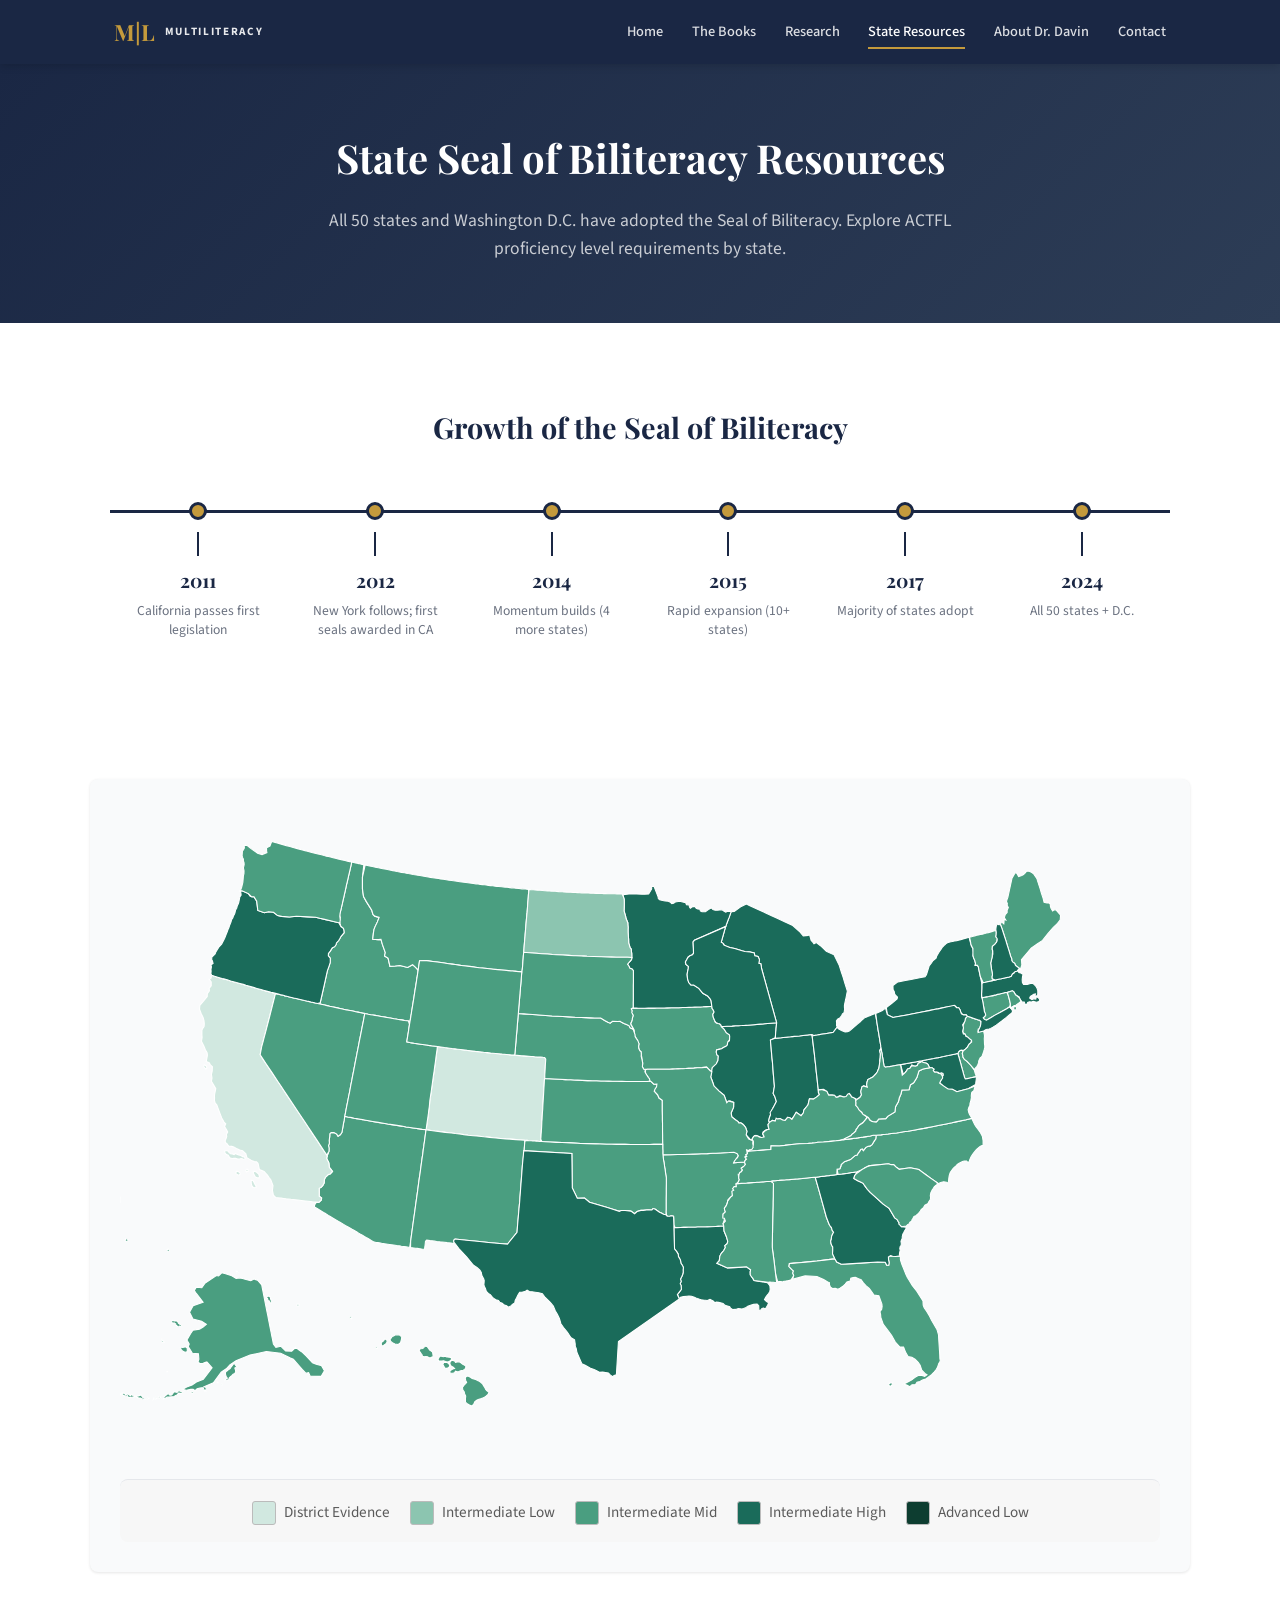
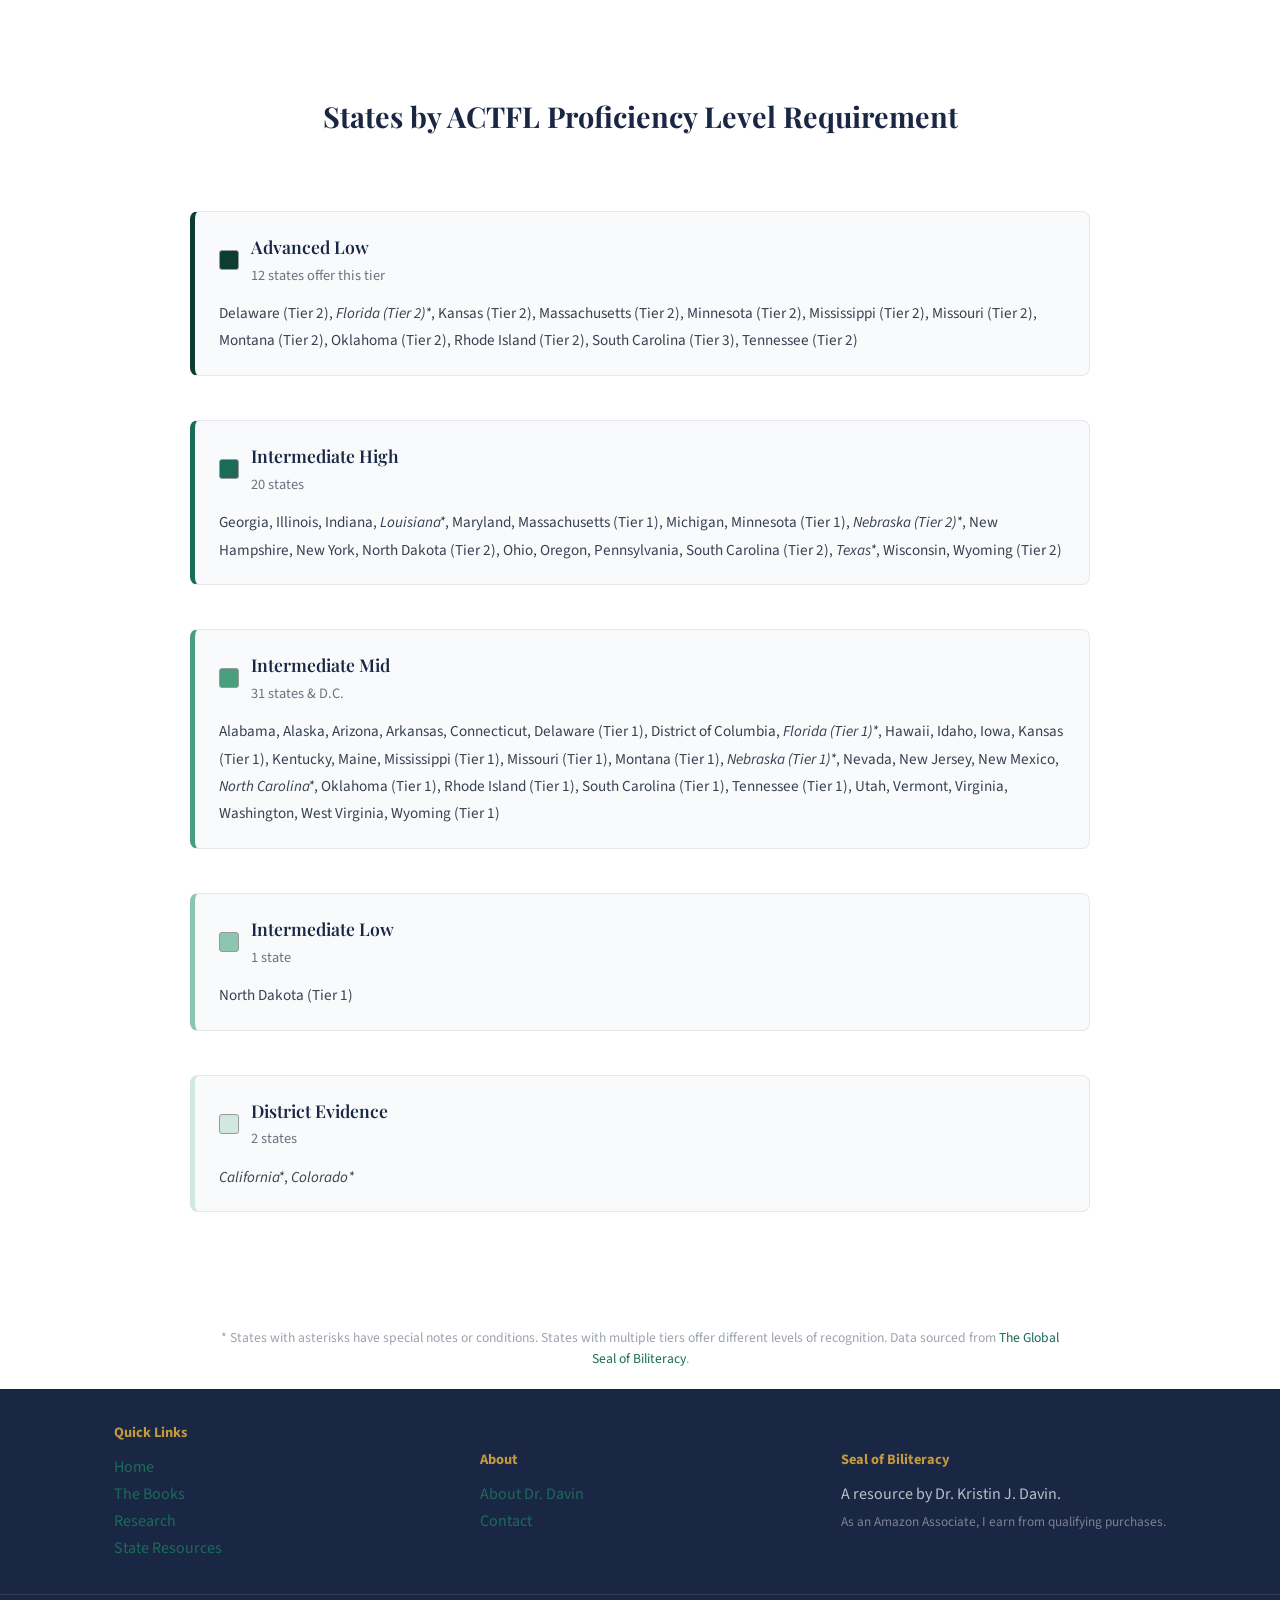
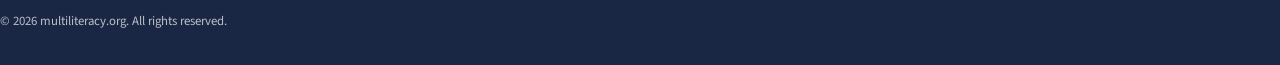
<file: state-resources.html>
<!DOCTYPE html>
<html lang="en">
<head>
    <meta charset="UTF-8">
    <meta name="viewport" content="width=device-width, initial-scale=1.0">
    <meta name="description" content="Explore Seal of Biliteracy requirements by state. Interactive map showing ACTFL proficiency levels, assessments, and resources for all 50 states and Washington D.C.">
    <meta name="keywords" content="Seal of Biliteracy, ACTFL, state requirements, bilingual education">
    <meta name="author" content="Dr. Kristin J. Davin">
    <meta property="og:title" content="State Seal of Biliteracy Resources | Interactive Map">
    <meta property="og:description" content="Explore Seal of Biliteracy requirements by state. Interactive map showing ACTFL proficiency levels for all 50 states and D.C.">
    <meta property="og:type" content="website">
    <meta property="og:url" content="https://multiliteracy.org/state-resources.html">
    <meta name="twitter:card" content="summary_large_image">
    <meta name="twitter:title" content="State Seal of Biliteracy Resources | Interactive Map">
    <meta name="twitter:description" content="Interactive map showing ACTFL proficiency levels for all 50 states and Washington D.C.">
    <link rel="canonical" href="https://multiliteracy.org/state-resources.html">
    <title>State Seal of Biliteracy Resources | Multiliteracy</title>
    <link rel="preconnect" href="https://fonts.googleapis.com">
    <link rel="preconnect" href="https://fonts.gstatic.com" crossorigin>
    <link href="https://fonts.googleapis.com/css2?family=Playfair+Display:wght@600;700&family=Source+Sans+3:wght@400;500;600;700&display=swap" rel="stylesheet">
    <link rel="stylesheet" href="style.css">
    <style>
        .state-resources-header {
            background: linear-gradient(135deg, #1a2744 0%, #2d3d56 100%);
            color: white;
            padding: 60px 20px;
            text-align: center;
            margin-bottom: 40px;
        }
        .state-resources-header h1 {
            font-family: 'Playfair Display', serif;
            font-size: 2.5rem;
            margin-bottom: 15px;
            font-weight: 700;
        }
        .state-resources-header p {
            font-family: 'Source Sans 3', sans-serif;
            font-size: 1.1rem;
            max-width: 700px;
            margin: 0 auto;
            line-height: 1.6;
            opacity: 0.95;
        }

        .timeline-section {
            background: white;
            padding: 40px 20px;
            margin-bottom: 40px;
        }
        .timeline-container {
            max-width: 1100px;
            margin: 0 auto;
        }
        .timeline-title {
            font-family: 'Playfair Display', serif;
            font-size: 1.8rem;
            margin-bottom: 30px;
            color: #1a2744;
            text-align: center;
        }
        .timeline-wrapper {
            overflow-x: auto;
            padding: 20px 0;
        }
        .timeline {
            display: flex;
            justify-content: space-between;
            padding: 0 20px;
            min-width: min-content;
            position: relative;
        }
        /* The horizontal line */
        .timeline::before {
            content: '';
            position: absolute;
            top: 8px;
            left: 20px;
            right: 20px;
            height: 3px;
            background: #1a2744;
            z-index: 0;
        }
        .timeline-milestone {
            display: flex;
            flex-direction: column;
            align-items: center;
            position: relative;
            z-index: 1;
            min-width: 140px;
            flex: 1;
        }
        /* Dot sits on the line */
        .milestone-dot {
            width: 18px;
            height: 18px;
            border-radius: 50%;
            background: #c49a3c;
            border: 3px solid #1a2744;
            margin-bottom: 12px;
            flex-shrink: 0;
        }
        /* Vertical connector from dot down to content */
        .milestone-stem {
            width: 2px;
            height: 24px;
            background: #1a2744;
            margin-bottom: 8px;
        }
        .milestone-year {
            font-family: 'Playfair Display', serif;
            font-size: 1.2rem;
            font-weight: 700;
            color: #1a2744;
            text-align: center;
            margin-bottom: 4px;
        }
        .milestone-event {
            font-family: 'Source Sans 3', sans-serif;
            font-size: 0.85rem;
            color: #6b7280;
            text-align: center;
            line-height: 1.4;
            max-width: 140px;
        }

        /* Vertical timeline for mobile */
        @media (max-width: 768px) {
            .timeline {
                flex-direction: column;
                gap: 0;
                padding: 0 0 0 30px;
                min-width: 100%;
            }
            .timeline::before {
                top: 0;
                bottom: 0;
                left: 38px;
                right: auto;
                width: 3px;
                height: 100%;
            }
            .timeline-milestone {
                flex-direction: row;
                align-items: flex-start;
                gap: 16px;
                min-width: 100%;
                padding: 16px 0;
            }
            .milestone-dot {
                margin-bottom: 0;
                flex-shrink: 0;
            }
            .milestone-stem { display: none; }
            .milestone-content { text-align: left; }
            .milestone-year { text-align: left; }
            .milestone-event { text-align: left; max-width: none; }
        }

        .map-section {
            background: white;
            padding: 40px 20px;
            margin-bottom: 40px;
        }
        .map-container {
            max-width: 1100px;
            margin: 0 auto;
            background: #f9fafb;
            border-radius: 8px;
            padding: 30px;
            box-shadow: 0 1px 3px rgba(0,0,0,0.1);
        }
        /* SVG Map styles */
        #map-area {
            width: 100%;
            position: relative;
        }
        #map-area svg {
            width: 100%;
            height: auto;
            display: block;
        }
        #map-area .state-path {
            cursor: pointer;
            stroke: #fff;
            stroke-width: 1;
            transition: opacity 0.2s;
        }
        #map-area .state-path:hover {
            opacity: 0.75;
            stroke-width: 2;
        }
        #map-area .state-path.selected {
            stroke: #1a2744;
            stroke-width: 2.5;
        }
        #map-loading {
            text-align: center;
            padding: 80px 20px;
            font-family: 'Source Sans 3', sans-serif;
            color: #6b7280;
            font-size: 1rem;
        }
        .state-borders {
            fill: none;
            stroke: #fff;
            stroke-width: 1;
            pointer-events: none;
        }

        .map-legend {
            display: flex;
            flex-wrap: wrap;
            gap: 20px;
            justify-content: center;
            margin-top: 20px;
            padding-top: 20px;
            border-top: 1px solid #e5e7eb;
        }
        .legend-item {
            display: flex;
            align-items: center;
            gap: 8px;
            font-family: 'Source Sans 3', sans-serif;
            font-size: 0.95rem;
        }
        .legend-color {
            width: 24px;
            height: 24px;
            border-radius: 3px;
            border: 1px solid #bbb;
        }
        .state-detail-panel {
            background: white;
            border-left: 5px solid #1a6b5a;
            padding: 25px 30px;
            border-radius: 8px;
            max-width: 500px;
            margin: 25px auto;
            box-shadow: 0 4px 6px rgba(0,0,0,0.1);
            animation: slideIn 0.3s ease;
        }
        @keyframes slideIn {
            from { opacity: 0; transform: translateY(-10px); }
            to { opacity: 1; transform: translateY(0); }
        }
        .state-detail-panel.hidden { display: none; }
        .state-detail-panel h3 {
            font-family: 'Playfair Display', serif;
            font-size: 1.6rem;
            margin: 0 0 20px 0;
            color: #1a2744;
            border-bottom: 2px solid #c49a3c;
            padding-bottom: 12px;
        }
        .detail-section {
            margin-bottom: 18px;
        }
        .detail-section:last-child {
            margin-bottom: 0;
        }
        .detail-row {
            display: flex;
            justify-content: space-between;
            padding: 10px 0;
            font-family: 'Source Sans 3', sans-serif;
        }
        .detail-label {
            font-weight: 600;
            color: #6b7280;
        }
        .detail-value {
            color: #1f2937;
            text-align: right;
            flex-shrink: 0;
            margin-left: 15px;
        }
        .detail-value.level {
            font-weight: 600;
            color: #1a2744;
        }
        .tier-info {
            margin-top: 12px;
            padding: 12px;
            background: #f3f4f6;
            border-radius: 6px;
            font-family: 'Source Sans 3', sans-serif;
            font-size: 0.92rem;
            line-height: 1.7;
        }
        .seal-link {
            display: inline-block;
            margin-top: 12px;
            padding: 10px 15px;
            background: #1a6b5a;
            color: white;
            text-decoration: none;
            border-radius: 4px;
            font-family: 'Source Sans 3', sans-serif;
            font-size: 0.9rem;
            transition: background 0.2s ease;
        }
        .seal-link:hover {
            background: #0d3d30;
        }
        .note-text {
            margin-top: 10px;
            padding: 10px;
            background: #fef3c7;
            border-left: 4px solid #f59e0b;
            border-radius: 4px;
            font-family: 'Source Sans 3', sans-serif;
            font-size: 0.85rem;
            color: #7c2d12;
        }

        .distribution-section {
            background: white;
            padding: 40px 20px;
            margin-bottom: 40px;
        }
        .distribution-container {
            max-width: 900px;
            margin: 0 auto;
        }
        .distribution-title {
            font-family: 'Playfair Display', serif;
            font-size: 1.8rem;
            margin-bottom: 30px;
            color: #1a2744;
            text-align: center;
        }
        .distribution-content {
            display: flex;
            flex-direction: column;
            gap: 24px;
        }
        .level-group {
            background: #f9fafb;
            padding: 20px 24px;
            border-radius: 8px;
            border: 1px solid #e5e7eb;
            border-left: 5px solid #ccc;
        }
        .level-group.advanced-low { border-left-color: #0d3d30; }
        .level-group.intermediate-high { border-left-color: #1a6b5a; }
        .level-group.intermediate-mid { border-left-color: #4a9e80; }
        .level-group.intermediate-low { border-left-color: #8cc5b0; }
        .level-group.district-evidence { border-left-color: #d1e8e0; }

        .level-header {
            display: flex;
            align-items: center;
            gap: 12px;
            margin-bottom: 12px;
        }
        .level-color {
            width: 20px;
            height: 20px;
            border-radius: 3px;
            border: 1px solid #999;
            flex-shrink: 0;
        }
        .level-title {
            font-family: 'Playfair Display', serif;
            font-size: 1.1rem;
            color: #1a2744;
            margin: 0;
        }
        .level-count {
            font-family: 'Source Sans 3', sans-serif;
            color: #6b7280;
            font-size: 0.9rem;
            margin-top: 2px;
        }
        .state-list {
            font-family: 'Source Sans 3', sans-serif;
            font-size: 0.95rem;
            line-height: 1.8;
            color: #374151;
        }
        .state-list span {
            white-space: nowrap;
        }
        .state-list span.has-note {
            font-style: italic;
        }

        @media (max-width: 768px) {
            .state-resources-header h1 { font-size: 1.8rem; }
            .state-resources-header p { font-size: 1rem; }
            .map-legend { flex-direction: column; align-items: flex-start; }
            .state-detail-panel { max-width: 100%; }
            .detail-row {
                flex-direction: column;
                gap: 5px;
            }
            .detail-value {
                text-align: left;
            }
        }
    </style>
</head>
<body>
    <!-- Navigation -->
    <nav class="navbar">
        <div class="navbar-container">
            <div class="navbar-logo">
                <a href="index.html">
                    <span class="logo-mark">M|L</span>
                    <span class="logo-text">MULTILITERACY</span>
                </a>
            </div>
            <button class="hamburger" id="hamburger-menu" aria-label="Toggle navigation menu">
                <span></span>
                <span></span>
                <span></span>
            </button>
            <ul class="nav-menu" id="nav-menu">
                <li><a href="index.html">Home</a></li>
                <li><a href="books.html">The Books</a></li>
                <li class="nav-dropdown"><a href="research.html">Research</a>
                    <ul class="nav-dropdown-menu">
                        <li><a href="research.html">All Research</a></li>
                        <li><a href="research-chatgpt-lesson-plans.html">ChatGPT &amp; Lesson Plans</a></li>
                        <li><a href="research-project-torch.html">Project TORCH: Cherokee</a></li>
                    </ul>
                </li>
                <li><a href="state-resources.html" class="active">State Resources</a></li>
                <li><a href="about.html">About Dr. Davin</a></li>
                <li><a href="contact.html">Contact</a></li>
            </ul>
        </div>
    </nav>

    <!-- Page Header -->
    <div class="state-resources-header">
        <h1>State Seal of Biliteracy Resources</h1>
        <p>All 50 states and Washington D.C. have adopted the Seal of Biliteracy. Explore ACTFL proficiency level requirements by state.</p>
    </div>

    <!-- Timeline Section -->
    <div class="timeline-section">
        <div class="timeline-container">
            <h2 class="timeline-title">Growth of the Seal of Biliteracy</h2>
            <div class="timeline-wrapper">
                <div class="timeline">
                    <div class="timeline-milestone">
                        <div class="milestone-dot"></div>
                        <div class="milestone-stem"></div>
                        <div class="milestone-content">
                            <div class="milestone-year">2011</div>
                            <div class="milestone-event">California passes first legislation</div>
                        </div>
                    </div>
                    <div class="timeline-milestone">
                        <div class="milestone-dot"></div>
                        <div class="milestone-stem"></div>
                        <div class="milestone-content">
                            <div class="milestone-year">2012</div>
                            <div class="milestone-event">New York follows; first seals awarded in CA</div>
                        </div>
                    </div>
                    <div class="timeline-milestone">
                        <div class="milestone-dot"></div>
                        <div class="milestone-stem"></div>
                        <div class="milestone-content">
                            <div class="milestone-year">2014</div>
                            <div class="milestone-event">Momentum builds (4 more states)</div>
                        </div>
                    </div>
                    <div class="timeline-milestone">
                        <div class="milestone-dot"></div>
                        <div class="milestone-stem"></div>
                        <div class="milestone-content">
                            <div class="milestone-year">2015</div>
                            <div class="milestone-event">Rapid expansion (10+ states)</div>
                        </div>
                    </div>
                    <div class="timeline-milestone">
                        <div class="milestone-dot"></div>
                        <div class="milestone-stem"></div>
                        <div class="milestone-content">
                            <div class="milestone-year">2017</div>
                            <div class="milestone-event">Majority of states adopt</div>
                        </div>
                    </div>
                    <div class="timeline-milestone">
                        <div class="milestone-dot"></div>
                        <div class="milestone-stem"></div>
                        <div class="milestone-content">
                            <div class="milestone-year">2024</div>
                            <div class="milestone-event">All 50 states + D.C.</div>
                        </div>
                    </div>
                </div>
            </div>
        </div>
    </div>

    <!-- Interactive Map Section -->
    <div class="map-section">
        <div class="map-container">
            <!-- Geographic Map -->
            <div id="map-area">
                <svg viewBox="0 0 960 600" xmlns="http://www.w3.org/2000/svg" preserveAspectRatio="xMidYMid meet" style="width:100%;height:auto;display:block;">
            <path id="AK" class="state-path" data-state="AK" d="M 185.9 513.7 L 188.7 518.6 L 185.7 523.7 L 175.6 523.5 L 174.1 520.3 L 171.5 520.8 L 168.2 517.3 L 160.0 507.9 L 157.3 506.7 L 148.3 502.3 L 135.1 500.8 L 120.1 504.1 L 107.1 509.4 L 101.4 513.1 L 98.1 516.7 L 93.4 519.9 L 86.2 529.7 L 77.7 533.3 L 79.5 534.1 L 79.5 536.8 L 77.5 536.2 L 76.8 534.0 L 73.9 534.4 L 71.2 535.2 L 69.3 537.0 L 67.5 535.7 L 65.4 535.7 L 61.2 536.5 L 57.8 535.7 L 61.5 533.5 L 66.5 531.7 L 70.5 528.9 L 76.9 526.4 L 85.0 515.8 L 80.4 510.6 L 76.6 511.7 L 73.4 511.8 L 72.0 510.2 L 72.8 507.9 L 72.4 502.8 L 66.8 502.4 L 65.7 500.5 L 63.0 496.1 L 63.9 493.9 L 61.8 490.2 L 65.1 484.4 L 67.3 481.2 L 73.4 480.1 L 76.7 478.3 L 79.7 475.7 L 75.3 472.9 L 67.3 470.8 L 64.2 464.6 L 67.5 458.6 L 76.7 455.4 L 70.6 447.4 L 68.6 444.5 L 70.4 441.5 L 75.5 441.9 L 78.3 437.9 L 89.0 430.6 L 91.0 431.1 L 94.1 428.0 L 97.5 429.1 L 103.2 430.9 L 107.2 433.4 L 110.3 432.8 L 113.2 433.3 L 115.5 434.1 L 120.7 435.5 L 123.7 433.9 L 127.0 435.0 L 130.8 439.2 L 131.7 443.8 L 134.2 456.7 L 135.2 461.6 L 135.7 464.1 L 136.4 467.4 L 137.0 470.7 L 137.6 473.7 L 138.9 480.4 L 139.5 483.1 L 140.0 485.8 L 140.6 488.7 L 141.1 491.2 L 141.6 493.9 L 143.9 496.9 L 148.4 495.9 L 152.9 500.3 L 158.5 500.5 L 162.2 496.9 L 165.3 499.5 L 168.4 501.6 L 170.3 503.4 L 172.0 505.0 L 177.7 511.1 L 181.1 512.5 L 185.5 513.7 Z M 44.4 519.2 L 42.9 519.5 L 44.4 519.2 Z M 34.1 544.0 L 32.8 544.6 L 33.1 543.2 L 34.1 543.9 Z M 0.6 540.9 L 0.0 540.5 L 0.6 540.0 L 0.6 541.0 Z M 30.9 544.8 L 31.3 543.3 L 31.0 544.7 Z M 26.8 543.9 L 25.5 544.6 L 25.9 543.2 L 26.8 543.9 Z M 37.7 543.9 L 36.2 544.0 L 35.7 542.5 L 37.2 542.7 L 37.7 543.9 Z M 11.3 543.0 L 9.6 543.1 L 7.5 543.2 L 7.0 541.5 L 5.5 542.1 L 3.8 541.5 L 2.1 540.8 L 2.2 539.1 L 4.0 539.5 L 5.3 540.8 L 6.7 540.0 L 8.2 540.4 L 9.4 541.6 L 10.6 540.5 L 12.4 541.7 L 14.0 542.0 L 15.7 542.0 L 17.3 541.9 L 18.9 540.9 L 20.2 542.0 L 21.3 543.4 L 23.6 544.4 L 22.2 545.2 L 20.4 544.5 L 19.0 543.7 L 17.4 543.8 L 15.5 543.1 L 13.7 542.8 L 11.8 542.7 L 11.3 543.0 Z M 39.7 491.0 L 40.7 492.1 L 39.2 492.5 L 38.5 491.2 L 38.8 489.7 L 39.8 490.8 Z M 62.1 497.7 L 62.1 499.3 L 62.2 500.8 L 60.6 501.4 L 59.1 501.0 L 57.7 500.2 L 56.3 498.9 L 55.8 497.3 L 57.3 497.1 L 59.0 496.8 L 60.4 496.3 L 61.6 497.3 L 62.1 497.6 Z M 66.6 539.4 L 65.2 538.4 L 66.5 537.5 L 67.9 538.1 L 67.0 539.4 L 66.6 539.3 Z M 79.2 537.3 L 77.7 537.3 L 79.1 536.7 L 79.3 537.3 Z M 77.6 511.1 L 79.1 510.7 L 78.2 512.0 L 77.6 511.2 Z M 99.6 518.0 L 101.6 516.6 L 102.7 514.9 L 103.7 513.6 L 104.8 512.0 L 106.2 512.4 L 106.9 513.8 L 108.0 515.0 L 106.0 516.1 L 106.6 517.8 L 106.8 519.5 L 106.0 521.1 L 104.4 521.8 L 103.2 523.0 L 102.0 523.9 L 100.8 525.2 L 100.4 526.8 L 98.6 527.0 L 97.0 527.5 L 97.6 525.9 L 99.1 525.4 L 97.9 523.6 L 97.4 521.8 L 97.3 520.0 L 98.6 518.7 L 99.5 518.1 Z M 107.2 510.2 L 105.9 511.0 L 106.7 509.8 L 107.2 510.1 Z M 51.4 475.3 L 50.0 474.4 L 48.5 474.8 L 47.6 473.4 L 48.1 472.0 L 50.1 472.5 L 51.8 472.5 L 53.2 473.1 L 53.9 474.6 L 55.2 475.6 L 56.9 476.3 L 56.4 477.8 L 54.7 477.3 L 53.6 478.5 L 52.7 477.2 L 51.5 476.2 L 51.4 475.4 Z M 94.3 530.3 L 94.1 531.8 L 93.9 530.3 L 94.1 530.3 Z M 90.4 529.7 L 89.3 528.7 L 90.6 529.5 L 90.5 529.6 Z M 47.7 540.9 L 48.7 539.8 L 49.5 538.1 L 51.1 538.1 L 52.7 538.5 L 53.7 537.2 L 55.5 537.0 L 56.6 538.1 L 58.6 538.1 L 57.5 539.5 L 55.9 539.4 L 54.0 539.2 L 53.0 540.6 L 51.5 541.3 L 50.0 542.3 L 47.8 542.5 L 45.2 542.7 L 43.4 542.9 L 42.1 543.7 L 40.1 544.4 L 40.7 542.7 L 42.1 541.5 L 43.4 540.3 L 44.9 539.8 L 46.1 541.1 L 47.7 540.9 Z"><title>Alaska</title></path>
            <path id="AL" class="state-path" data-state="AL" d="M 617.9 419.6 L 617.5 421.7 L 618.5 423.4 L 620.0 424.9 L 621.6 426.4 L 621.0 428.5 L 621.9 430.5 L 621.1 432.0 L 619.5 434.5 L 618.0 435.1 L 616.5 435.4 L 614.5 435.8 L 612.9 435.9 L 611.5 436.7 L 610.1 436.1 L 608.5 436.1 L 607.1 436.4 L 605.2 429.7 L 604.9 426.9 L 604.6 424.9 L 604.3 421.9 L 603.8 417.8 L 603.5 415.4 L 603.1 412.3 L 602.4 407.4 L 602.1 404.2 L 602.1 400.8 L 602.2 397.0 L 602.3 392.1 L 602.4 385.7 L 602.5 378.2 L 602.6 372.7 L 602.7 369.4 L 602.8 365.5 L 602.8 363.0 L 603.0 357.4 L 603.0 353.9 L 603.1 350.1 L 603.2 347.0 L 601.5 343.5 L 604.8 343.1 L 606.8 342.9 L 608.3 342.8 L 610.4 342.6 L 612.3 342.5 L 614.2 342.3 L 616.4 342.2 L 620.2 341.9 L 622.7 341.7 L 624.4 341.6 L 625.9 341.4 L 628.4 341.2 L 632.2 340.8 L 636.2 340.4 L 638.4 340.2 L 641.7 339.9 L 644.1 348.2 L 645.6 353.4 L 648.4 363.6 L 652.0 376.6 L 653.4 380.3 L 654.3 382.6 L 655.0 384.3 L 656.7 386.4 L 657.4 388.9 L 658.7 390.7 L 657.8 392.4 L 656.8 394.7 L 656.6 397.2 L 656.0 398.8 L 656.3 400.9 L 656.9 402.7 L 657.9 404.3 L 657.9 407.6 L 657.7 410.5 L 658.7 412.7 L 660.0 415.3 L 657.6 415.5 L 652.0 416.2 L 643.4 417.3 L 637.7 417.8 L 632.8 418.3 L 626.8 418.8 L 622.3 419.2 L 620.2 419.4 L 617.9 419.6 Z"><title>Alabama</title></path>
            <path id="AR" class="state-path" data-state="AR" d="M 507.5 375.9 L 505.4 376.1 L 504.4 374.8 L 504.0 371.5 L 504.1 369.7 L 504.1 366.7 L 504.1 362.8 L 504.1 360.7 L 504.2 355.3 L 504.2 350.9 L 504.3 345.8 L 504.3 343.9 L 504.3 342.1 L 504.3 340.4 L 503.8 337.4 L 503.5 335.2 L 503.2 332.9 L 502.8 330.7 L 502.6 329.1 L 502.2 326.5 L 501.8 324.3 L 501.5 322.2 L 501.1 319.3 L 507.9 319.1 L 514.7 319.0 L 519.3 318.9 L 524.7 318.7 L 529.0 318.6 L 536.7 318.3 L 542.2 318.1 L 547.2 317.8 L 550.1 317.8 L 557.9 317.3 L 562.4 317.1 L 566.7 316.8 L 569.3 317.1 L 570.8 318.8 L 570.3 321.1 L 569.1 322.5 L 567.9 324.2 L 566.5 326.6 L 570.2 326.3 L 576.4 325.9 L 577.3 328.0 L 576.9 329.5 L 574.3 330.9 L 574.5 332.7 L 573.7 334.6 L 572.1 335.6 L 572.5 337.2 L 570.7 337.2 L 571.0 339.8 L 571.7 342.3 L 570.3 345.1 L 568.7 345.9 L 568.9 348.7 L 567.0 348.5 L 566.5 350.3 L 566.5 351.8 L 565.3 353.1 L 565.3 357.0 L 563.6 358.3 L 561.2 360.8 L 560.6 363.7 L 559.5 366.4 L 557.9 368.4 L 558.1 370.1 L 558.8 371.8 L 556.7 373.9 L 556.8 376.4 L 557.9 377.7 L 557.7 379.7 L 556.7 382.7 L 557.3 385.1 L 554.9 385.2 L 552.1 385.3 L 549.9 385.4 L 545.8 385.6 L 542.3 385.7 L 540.3 385.8 L 538.4 385.8 L 535.6 385.9 L 533.4 385.9 L 531.0 386.0 L 529.3 386.0 L 526.4 386.1 L 524.7 386.1 L 523.0 386.2 L 520.3 386.2 L 517.4 386.3 L 514.4 386.4 L 512.4 386.4 L 511.3 384.1 L 511.2 381.4 L 511.2 379.3 L 511.1 377.8 L 511.1 376.1 L 509.0 375.4 L 507.5 375.9 Z"><title>Arkansas</title></path>
            <path id="AZ" class="state-path" data-state="AZ" d="M 190.8 322.5 L 191.3 320.0 L 192.0 318.6 L 192.9 316.1 L 193.0 313.1 L 192.5 310.6 L 193.3 308.5 L 193.1 305.9 L 193.3 304.4 L 193.6 302.4 L 193.7 299.7 L 194.9 298.7 L 197.5 298.6 L 200.1 300.1 L 201.3 302.0 L 203.3 300.7 L 204.8 298.7 L 205.4 295.6 L 206.1 291.3 L 206.9 287.2 L 207.5 283.7 L 209.1 284.0 L 213.9 284.9 L 216.2 285.4 L 218.4 285.8 L 220.6 286.2 L 222.9 286.6 L 226.9 287.3 L 230.9 288.0 L 233.2 288.4 L 238.3 289.3 L 244.4 290.3 L 247.2 290.8 L 249.4 291.1 L 252.6 291.6 L 257.1 292.3 L 259.9 292.7 L 264.1 293.5 L 266.1 293.8 L 270.6 294.5 L 276.6 295.3 L 279.1 295.7 L 282.5 296.1 L 282.1 298.9 L 281.7 301.8 L 281.3 304.9 L 281.0 307.3 L 280.6 309.7 L 280.4 311.7 L 279.9 314.7 L 279.7 316.6 L 279.4 319.0 L 278.9 322.0 L 278.4 325.7 L 278.0 328.6 L 277.0 336.2 L 276.4 340.0 L 275.7 345.1 L 274.8 352.1 L 273.8 359.2 L 272.8 366.2 L 272.1 371.5 L 271.1 378.5 L 270.3 384.2 L 269.7 388.6 L 268.9 394.4 L 268.3 398.9 L 267.4 404.7 L 264.2 404.2 L 262.1 403.9 L 259.7 403.6 L 258.1 403.3 L 255.4 403.0 L 252.5 402.5 L 248.8 402.0 L 244.1 401.3 L 241.5 400.9 L 239.5 400.5 L 237.9 400.3 L 236.3 400.1 L 234.0 399.4 L 232.2 398.4 L 230.5 397.4 L 228.6 396.3 L 227.2 395.5 L 225.9 394.7 L 223.8 393.5 L 222.0 392.5 L 220.3 391.5 L 218.7 390.5 L 215.9 388.9 L 214.2 388.0 L 212.2 386.8 L 210.6 385.9 L 208.7 384.8 L 207.2 383.9 L 202.7 381.3 L 201.3 380.4 L 196.7 377.7 L 194.1 376.1 L 192.3 375.1 L 189.3 373.2 L 187.9 372.4 L 185.3 370.8 L 182.0 368.8 L 179.5 367.3 L 179.6 365.7 L 180.4 364.2 L 181.4 363.0 L 183.5 363.2 L 185.9 360.9 L 186.1 359.0 L 183.9 357.4 L 183.9 353.4 L 183.9 350.2 L 185.9 349.1 L 187.4 347.2 L 188.5 345.2 L 188.6 342.3 L 189.5 340.1 L 190.8 338.8 L 192.3 337.4 L 194.0 336.9 L 196.2 334.6 L 194.4 332.2 L 193.2 330.7 L 192.9 327.4 L 192.5 325.9 L 191.5 324.2 L 190.8 322.5 Z"><title>Arizona</title></path>
            <path id="CA" class="state-path" data-state="CA" d="M 79.7 237.5 L 80.2 238.9 L 79.2 240.0 L 78.1 238.8 L 77.2 237.5 L 77.9 236.1 L 79.2 237.0 L 79.6 237.4 Z M 118.0 332.8 L 118.2 334.4 L 116.7 334.9 L 116.1 333.5 L 117.3 332.5 L 117.9 332.7 Z M 125.4 347.7 L 125.6 349.3 L 124.1 349.6 L 122.6 349.0 L 121.7 347.7 L 121.3 346.1 L 121.1 344.5 L 121.1 342.8 L 122.7 342.9 L 123.6 344.4 L 124.2 345.9 L 125.1 347.2 L 125.4 347.7 Z M 128.2 337.6 L 128.8 339.0 L 128.3 340.5 L 126.6 340.4 L 125.0 339.7 L 124.2 338.3 L 123.4 336.6 L 123.0 335.0 L 124.4 334.4 L 125.7 335.0 L 126.9 336.0 L 128.1 337.1 L 128.2 337.4 Z M 114.8 321.3 L 115.7 322.9 L 114.1 323.5 L 112.5 322.6 L 110.8 322.9 L 108.8 323.0 L 106.7 322.5 L 105.1 322.4 L 103.6 322.6 L 101.8 322.3 L 100.6 320.9 L 99.9 319.6 L 98.3 319.0 L 97.0 317.7 L 96.5 316.0 L 97.9 315.3 L 99.5 315.6 L 100.8 317.1 L 102.0 318.2 L 103.7 318.4 L 105.3 319.0 L 106.5 318.0 L 107.9 318.6 L 109.7 319.4 L 111.7 319.8 L 113.2 320.9 L 114.5 321.3 Z M 107.0 336.0 L 107.5 334.5 L 109.2 334.6 L 110.4 335.6 L 111.1 337.0 L 109.6 338.0 L 108.2 337.5 L 107.1 336.5 L 107.0 336.0 Z M 190.8 322.5 L 191.5 324.2 L 192.5 325.9 L 192.9 327.4 L 193.2 330.7 L 194.4 332.2 L 196.2 334.6 L 194.0 336.9 L 192.3 337.4 L 190.8 338.8 L 189.5 340.1 L 188.6 342.3 L 188.5 345.2 L 187.4 347.2 L 185.9 349.1 L 183.9 350.2 L 183.9 353.4 L 183.9 357.4 L 186.1 359.0 L 185.9 360.9 L 183.5 363.2 L 181.9 362.8 L 177.6 362.6 L 169.2 361.6 L 164.0 361.0 L 159.7 360.5 L 157.7 360.3 L 155.3 360.0 L 153.3 359.8 L 151.0 359.5 L 148.7 359.2 L 145.5 358.8 L 143.7 358.6 L 141.6 356.5 L 140.7 352.1 L 141.2 347.5 L 139.2 342.2 L 137.4 339.9 L 136.1 338.0 L 134.4 336.2 L 133.0 334.5 L 128.7 332.8 L 127.4 327.0 L 126.0 325.7 L 124.0 325.5 L 122.0 324.8 L 117.1 321.8 L 116.2 318.3 L 113.2 315.4 L 110.5 314.8 L 108.1 313.7 L 105.1 311.9 L 103.1 311.4 L 100.3 311.1 L 98.7 308.8 L 97.2 307.8 L 97.1 306.0 L 98.0 304.0 L 98.5 302.3 L 98.2 300.4 L 99.4 298.1 L 98.5 296.3 L 96.5 293.1 L 97.6 290.7 L 96.0 289.0 L 93.9 285.2 L 92.0 280.3 L 89.3 273.0 L 87.9 271.5 L 87.1 268.7 L 87.3 266.8 L 87.2 265.1 L 87.3 263.5 L 88.4 258.1 L 86.2 254.4 L 84.4 251.4 L 84.9 248.2 L 84.4 244.9 L 85.1 242.0 L 85.3 238.0 L 83.4 236.1 L 82.3 234.1 L 79.6 233.1 L 80.7 227.4 L 80.4 225.0 L 78.9 222.5 L 77.5 218.9 L 75.2 214.5 L 75.8 210.7 L 75.6 208.9 L 75.6 207.0 L 75.6 204.4 L 76.2 202.7 L 77.6 200.8 L 77.8 198.3 L 77.5 195.3 L 76.7 192.4 L 75.1 189.2 L 73.4 184.9 L 73.7 181.4 L 77.2 177.1 L 80.5 173.2 L 80.6 170.6 L 81.6 169.1 L 82.5 167.8 L 82.3 165.6 L 84.2 163.2 L 84.2 159.6 L 82.3 157.0 L 84.0 156.1 L 84.6 153.5 L 87.4 154.4 L 89.5 155.0 L 91.8 155.7 L 94.2 156.4 L 95.7 156.8 L 98.9 157.7 L 102.2 158.7 L 105.6 159.6 L 107.5 160.2 L 110.7 161.0 L 113.8 161.9 L 116.3 162.7 L 118.8 163.4 L 120.3 163.9 L 122.8 164.6 L 125.0 165.2 L 130.2 166.7 L 133.1 167.5 L 135.3 168.1 L 139.4 169.2 L 140.8 169.5 L 143.6 170.2 L 140.1 183.8 L 138.2 191.3 L 135.9 200.2 L 134.4 205.9 L 132.9 211.4 L 131.9 215.5 L 130.8 219.3 L 129.4 226.8 L 131.7 230.4 L 135.3 235.8 L 140.2 243.1 L 145.6 251.3 L 148.9 256.2 L 151.0 259.4 L 153.8 263.7 L 159.3 271.9 L 164.5 279.7 L 170.4 288.5 L 173.9 293.8 L 176.1 297.1 L 179.0 301.5 L 182.4 306.6 L 185.4 311.2 L 189.0 316.6 L 191.3 320.0 L 191.3 320.0 Z"><title>California</title></path>
            <path id="CO" class="state-path" data-state="CO" d="M 285.7 272.8 L 286.0 269.2 L 286.6 265.2 L 287.2 261.3 L 287.6 258.5 L 288.0 255.5 L 288.3 253.4 L 288.7 250.7 L 289.2 246.8 L 289.9 242.4 L 290.5 237.8 L 290.9 234.9 L 291.2 232.9 L 291.5 230.5 L 291.7 228.8 L 292.2 225.4 L 292.7 221.8 L 293.1 219.3 L 296.1 219.7 L 298.1 220.0 L 301.4 220.4 L 304.3 220.8 L 306.5 221.1 L 309.2 221.4 L 311.6 221.7 L 314.4 222.0 L 317.2 222.4 L 320.5 222.8 L 323.5 223.1 L 328.1 223.7 L 331.9 224.1 L 335.7 224.6 L 339.1 224.9 L 342.2 225.3 L 344.1 225.4 L 346.9 225.7 L 349.8 226.0 L 352.8 226.3 L 356.8 226.6 L 361.7 227.0 L 364.4 227.2 L 366.5 227.4 L 370.7 227.8 L 372.8 227.9 L 375.1 228.1 L 379.5 228.4 L 381.1 228.5 L 382.8 228.7 L 385.8 228.9 L 388.3 229.0 L 390.4 229.2 L 392.0 229.3 L 393.0 230.8 L 392.9 232.8 L 392.8 234.9 L 392.6 236.9 L 392.5 239.3 L 392.3 242.7 L 392.1 245.6 L 391.9 248.5 L 391.7 251.2 L 391.5 255.0 L 391.3 257.7 L 391.2 260.2 L 391.0 263.4 L 390.5 271.1 L 390.3 274.6 L 390.2 277.2 L 390.0 279.3 L 389.9 281.5 L 389.7 284.0 L 389.6 286.3 L 389.4 288.5 L 389.3 291.1 L 389.2 293.5 L 388.9 297.2 L 388.7 300.2 L 388.6 302.5 L 388.4 304.7 L 388.3 306.9 L 386.3 306.8 L 384.4 306.6 L 382.8 306.5 L 381.0 306.4 L 379.5 306.3 L 377.2 306.1 L 375.4 305.9 L 373.8 305.8 L 369.9 305.5 L 365.6 305.2 L 359.8 304.7 L 356.0 304.5 L 351.2 304.1 L 347.1 303.7 L 341.2 303.1 L 335.9 302.6 L 333.6 302.3 L 329.4 301.9 L 326.1 301.6 L 321.4 301.1 L 319.1 300.8 L 317.4 300.6 L 315.0 300.2 L 313.2 300.0 L 309.5 299.6 L 307.1 299.3 L 300.3 298.5 L 295.2 297.8 L 290.3 297.2 L 287.0 296.7 L 284.7 296.4 L 282.5 296.1 L 282.8 294.3 L 283.1 292.2 L 283.5 289.3 L 284.1 285.2 L 284.7 281.0 L 285.1 277.4 L 285.5 274.9 L 285.7 272.8 Z"><title>Colorado</title></path>
            <path id="CT" class="state-path" data-state="CT" d="M 807.4 171.8 L 810.0 171.1 L 811.8 170.7 L 813.8 170.2 L 815.9 169.7 L 818.0 169.2 L 819.4 170.3 L 819.9 171.9 L 820.4 173.6 L 820.9 175.7 L 821.3 177.4 L 821.8 179.5 L 821.7 181.1 L 821.0 182.8 L 818.5 184.4 L 812.7 187.6 L 807.3 190.5 L 803.7 192.7 L 799.8 194.9 L 798.1 194.7 L 796.8 192.8 L 798.0 191.6 L 799.1 190.5 L 798.2 188.2 L 797.8 185.7 L 797.2 182.4 L 796.8 180.0 L 796.3 177.5 L 795.7 174.4 L 797.8 173.8 L 799.7 173.4 L 801.8 173.0 L 803.6 172.6 L 805.9 172.6 L 807.4 171.8 Z"><title>Connecticut</title></path>
            <path id="DC" class="state-path" data-state="DC" d="M 758.1 243.5 L 759.6 244.0 L 760.2 245.4 L 759.2 247.0 L 758.8 245.5 L 757.5 244.7 L 757.8 244.0 Z"><title>District of Columbia</title></path>
            <path id="DE" class="state-path" data-state="DE" d="M 773.8 227.2 L 773.5 225.6 L 774.1 224.2 L 775.4 223.0 L 776.8 222.6 L 778.5 222.9 L 777.9 224.3 L 777.5 225.9 L 778.0 227.4 L 778.1 229.0 L 779.5 231.2 L 781.9 232.9 L 785.1 236.3 L 788.5 240.8 L 789.0 242.4 L 789.4 243.9 L 790.0 245.4 L 790.3 247.1 L 788.5 247.5 L 786.7 247.9 L 784.6 248.4 L 782.9 248.7 L 780.3 249.2 L 779.6 247.8 L 779.2 246.3 L 778.5 244.0 L 778.0 241.9 L 777.4 239.9 L 776.9 238.1 L 776.1 235.1 L 775.2 231.9 L 774.7 230.2 L 774.3 228.7 Z"><title>Delaware</title></path>
            <path id="FL" class="state-path" data-state="FL" d="M 711.0 529.8 L 713.1 529.9 L 712.8 531.4 L 711.8 532.5 L 710.3 532.6 L 709.5 531.2 L 710.7 529.9 L 710.7 529.9 Z M 617.9 419.6 L 620.2 419.4 L 622.3 419.2 L 626.8 418.8 L 632.8 418.3 L 637.7 417.8 L 643.4 417.3 L 652.0 416.2 L 657.6 415.5 L 660.0 415.3 L 661.6 418.2 L 665.8 420.3 L 679.9 419.4 L 699.3 418.1 L 706.3 418.3 L 707.0 419.6 L 707.7 421.2 L 709.6 421.2 L 710.0 418.9 L 709.5 416.4 L 709.0 414.9 L 710.0 412.5 L 713.2 412.8 L 716.1 413.0 L 720.3 412.7 L 720.4 416.3 L 721.7 420.2 L 725.4 429.4 L 726.8 432.4 L 728.4 435.0 L 731.3 439.8 L 735.5 445.1 L 741.2 454.1 L 741.4 458.0 L 742.3 460.4 L 744.7 463.9 L 747.3 468.3 L 749.0 471.7 L 754.1 480.4 L 755.5 485.1 L 755.8 490.1 L 756.7 503.8 L 756.8 507.1 L 757.2 509.5 L 755.7 512.1 L 754.6 515.4 L 753.6 517.2 L 751.7 519.5 L 749.2 522.1 L 745.7 524.7 L 743.7 526.1 L 740.8 527.1 L 738.4 528.4 L 735.7 529.2 L 734.3 531.3 L 731.1 531.4 L 729.1 533.3 L 726.2 531.8 L 723.1 530.9 L 727.6 528.7 L 730.9 527.0 L 732.6 525.6 L 734.3 524.3 L 736.9 523.0 L 739.7 522.6 L 742.8 523.7 L 744.9 522.3 L 743.0 521.0 L 740.1 518.0 L 738.6 513.5 L 736.8 510.7 L 733.9 507.9 L 730.9 506.1 L 727.5 505.5 L 725.3 501.8 L 723.3 496.7 L 719.9 496.7 L 715.7 492.0 L 712.2 485.9 L 708.8 481.3 L 704.6 475.8 L 702.3 469.4 L 702.1 466.7 L 701.5 464.0 L 703.1 461.7 L 703.5 459.3 L 703.3 457.1 L 702.6 455.0 L 702.0 453.5 L 701.5 451.9 L 700.5 449.4 L 696.0 448.6 L 693.1 444.5 L 691.6 442.6 L 688.8 440.2 L 686.2 437.4 L 684.1 434.4 L 681.8 433.6 L 678.8 432.2 L 676.7 432.6 L 674.6 433.1 L 674.0 435.7 L 671.0 436.6 L 669.4 438.5 L 667.3 440.6 L 664.6 442.3 L 662.7 443.3 L 660.3 442.5 L 657.7 442.6 L 655.8 441.3 L 654.9 439.0 L 654.8 437.1 L 653.3 436.6 L 649.5 434.4 L 643.3 431.5 L 632.4 431.0 L 620.6 434.2 L 621.3 432.8 L 621.9 430.5 L 621.0 428.5 L 621.6 426.4 L 620.0 424.9 L 618.5 423.4 L 617.4 422.4 L 617.8 420.7 Z"><title>Florida</title></path>
            <path id="GA" class="state-path" data-state="GA" d="M 719.2 382.0 L 721.4 385.6 L 725.9 386.0 L 725.2 388.0 L 724.3 389.4 L 723.6 390.8 L 722.6 392.5 L 722.1 394.6 L 722.1 396.3 L 721.4 397.7 L 720.9 399.1 L 721.2 400.9 L 721.1 402.7 L 720.1 404.1 L 719.8 405.8 L 720.2 407.4 L 719.7 409.2 L 719.4 411.1 L 720.2 412.5 L 716.1 413.0 L 713.2 412.8 L 711.3 412.2 L 709.3 413.5 L 709.5 416.4 L 710.0 418.9 L 709.6 421.2 L 707.7 421.2 L 707.0 419.6 L 706.3 418.3 L 699.3 418.1 L 679.9 419.4 L 665.8 420.3 L 661.6 418.2 L 660.0 415.3 L 658.7 412.7 L 657.7 410.5 L 657.9 407.6 L 657.9 404.3 L 656.9 402.7 L 656.3 400.9 L 656.0 398.8 L 656.6 397.2 L 656.8 394.7 L 657.8 392.4 L 658.7 390.7 L 657.4 388.9 L 656.7 386.4 L 655.0 384.3 L 654.3 382.6 L 653.4 380.3 L 652.0 376.6 L 648.4 363.6 L 645.6 353.4 L 644.1 348.2 L 641.8 340.0 L 644.1 339.7 L 645.6 339.5 L 647.3 339.3 L 649.3 339.0 L 651.5 338.7 L 653.4 338.5 L 655.5 338.2 L 657.8 338.0 L 660.7 337.6 L 662.4 337.4 L 664.1 337.2 L 665.7 337.0 L 667.4 336.8 L 669.3 336.6 L 670.8 336.4 L 672.5 336.0 L 675.5 335.6 L 677.1 335.4 L 678.8 335.1 L 680.4 334.8 L 679.1 337.2 L 678.1 338.6 L 677.4 341.1 L 681.0 343.1 L 684.1 344.5 L 686.0 345.5 L 687.4 347.7 L 689.8 351.0 L 692.5 353.9 L 698.4 359.1 L 703.2 363.2 L 705.0 365.0 L 710.0 368.7 L 712.9 373.6 L 715.1 377.4 L 716.8 378.0 L 718.2 380.6 L 719.2 382.0 Z"><title>Georgia</title></path>
            <path id="HI" class="state-path" data-state="HI" d="M 288.6 505.6 L 287.1 506.4 L 285.2 506.5 L 283.9 505.6 L 282.4 505.5 L 280.7 505.7 L 279.2 505.2 L 278.8 503.7 L 277.8 502.4 L 276.9 501.1 L 276.0 499.5 L 277.2 498.3 L 279.5 498.0 L 280.7 496.7 L 282.2 495.7 L 283.7 496.3 L 284.8 498.0 L 285.9 499.5 L 287.3 500.4 L 288.5 501.4 L 288.8 503.1 L 289.1 505.2 L 288.9 505.4 Z M 0.0 363.1 L 0.0 363.2 L 0.0 363.4 L 0.0 362.2 L 0.0 360.8 L 0.0 361.3 L 0.0 360.0 L 0.0 358.8 L 0.0 358.2 L 0.0 357.9 L 0.0 359.0 L 0.0 360.6 L 0.0 362.8 L 0.0 363.1 Z M 6.2 399.3 L 4.7 398.4 L 5.2 397.0 L 6.8 396.8 L 7.6 398.2 L 6.4 399.2 Z M 45.4 407.9 L 44.0 408.5 L 43.2 407.1 L 44.6 406.2 L 45.7 407.3 L 45.6 407.4 Z M 109.1 427.3 L 107.7 428.1 L 107.4 426.6 L 109.0 426.8 L 109.1 427.3 Z M 139.3 455.9 L 137.7 455.9 L 138.0 454.2 L 136.6 453.6 L 136.2 451.9 L 135.0 450.7 L 136.8 449.6 L 138.7 450.4 L 139.1 452.5 L 139.8 453.9 L 139.5 455.4 L 139.4 455.9 Z M 163.5 457.2 L 165.2 457.2 L 165.0 458.7 L 163.4 458.5 L 163.4 457.2 Z M 213.8 470.4 L 212.0 470.2 L 212.2 468.7 L 213.8 468.8 L 213.9 470.3 Z M 237.6 496.4 L 237.6 497.9 L 236.1 497.9 L 236.1 496.3 L 237.4 496.2 Z M 242.1 491.7 L 243.5 490.8 L 244.1 489.3 L 245.8 489.6 L 246.7 491.0 L 246.1 492.7 L 245.1 493.9 L 243.9 494.8 L 242.8 495.9 L 241.4 495.0 L 241.1 493.4 L 241.7 492.0 L 241.8 491.9 Z M 255.4 494.1 L 253.8 493.8 L 252.4 493.2 L 251.1 492.4 L 249.7 491.2 L 249.3 489.6 L 250.2 488.4 L 251.1 487.0 L 252.5 486.4 L 253.9 485.5 L 255.6 485.4 L 257.1 485.3 L 259.0 486.1 L 260.1 487.7 L 259.8 489.5 L 259.4 491.0 L 259.0 492.5 L 257.8 493.6 L 256.3 494.4 L 255.4 494.1 Z M 298.0 512.8 L 298.8 511.0 L 300.4 510.7 L 302.0 511.0 L 303.4 512.0 L 304.4 513.3 L 304.1 514.8 L 303.0 515.9 L 301.5 516.3 L 299.9 516.1 L 299.2 514.8 L 298.3 513.3 L 298.0 512.8 Z M 305.3 513.7 L 304.5 512.2 L 304.7 510.4 L 306.4 508.8 L 308.9 509.5 L 309.7 510.8 L 311.3 510.5 L 313.1 510.3 L 314.7 511.2 L 316.4 512.5 L 317.8 513.2 L 319.2 514.1 L 319.1 516.0 L 318.2 517.3 L 316.7 518.1 L 314.5 518.5 L 312.8 519.3 L 311.2 519.4 L 309.7 518.9 L 308.8 520.5 L 307.1 520.8 L 304.8 520.9 L 304.4 519.1 L 305.6 517.9 L 307.2 517.0 L 308.8 516.4 L 307.6 515.3 L 305.9 514.4 L 305.3 513.8 Z M 337.4 535.6 L 338.5 536.8 L 340.6 538.4 L 339.7 540.5 L 338.1 541.8 L 336.3 543.1 L 334.8 543.8 L 332.9 544.4 L 330.7 545.0 L 329.3 545.8 L 327.6 547.0 L 326.9 548.5 L 325.9 550.1 L 324.7 551.1 L 322.6 550.2 L 320.9 549.3 L 318.9 547.5 L 318.9 544.3 L 319.1 542.0 L 318.1 539.7 L 317.7 537.9 L 316.5 536.3 L 316.1 534.0 L 317.6 531.9 L 319.0 530.5 L 320.0 529.3 L 319.2 527.7 L 318.7 525.8 L 319.1 524.3 L 320.5 523.4 L 322.3 523.8 L 323.5 524.7 L 325.1 525.8 L 326.7 526.2 L 328.4 526.7 L 330.1 527.6 L 331.7 528.3 L 333.0 529.2 L 334.6 530.6 L 335.6 532.3 L 336.5 533.6 L 337.5 535.5 Z M 302.1 505.9 L 303.9 506.0 L 305.4 506.3 L 306.3 507.8 L 304.9 509.2 L 303.6 510.0 L 302.1 510.5 L 300.5 510.0 L 298.7 509.3 L 297.2 509.5 L 295.5 509.5 L 294.0 509.3 L 293.6 507.7 L 294.4 506.5 L 295.1 505.1 L 296.7 505.2 L 298.4 505.6 L 300.2 505.1 L 301.6 505.9 L 302.0 505.9 Z"><title>Hawaii</title></path>
            <path id="IA" class="state-path" data-state="IA" d="M 482.2 238.0 L 482.5 234.6 L 481.8 231.2 L 481.7 229.2 L 481.2 227.3 L 481.0 224.1 L 479.8 223.0 L 478.8 220.9 L 478.7 218.7 L 479.1 216.8 L 477.9 215.2 L 477.3 212.7 L 476.1 211.1 L 475.0 209.0 L 474.6 203.9 L 473.0 201.3 L 472.1 199.7 L 471.3 198.2 L 472.2 196.4 L 472.7 194.7 L 473.1 192.5 L 473.7 190.7 L 473.1 189.2 L 471.9 188.2 L 472.7 186.3 L 471.7 184.9 L 473.7 183.8 L 476.6 183.8 L 478.4 183.9 L 482.2 183.9 L 484.4 183.9 L 487.6 183.8 L 490.8 183.8 L 493.1 183.8 L 495.6 183.7 L 498.5 183.7 L 502.2 183.7 L 505.1 183.6 L 509.0 183.5 L 513.7 183.4 L 515.9 183.4 L 519.5 183.3 L 522.3 183.2 L 525.3 183.1 L 528.0 183.0 L 530.5 182.9 L 533.3 182.8 L 535.7 182.7 L 538.1 182.6 L 541.1 182.4 L 544.7 182.3 L 546.3 182.2 L 546.6 184.2 L 547.5 185.4 L 548.4 187.3 L 547.2 189.6 L 547.6 192.1 L 548.2 193.7 L 548.9 195.2 L 549.4 196.8 L 551.0 197.7 L 553.5 198.3 L 554.7 199.5 L 555.3 200.9 L 557.6 203.1 L 558.6 204.7 L 559.7 206.5 L 562.5 208.4 L 562.8 209.9 L 562.7 212.7 L 561.2 215.0 L 560.8 216.4 L 560.6 217.9 L 559.4 219.1 L 557.0 220.2 L 555.3 221.3 L 552.8 221.9 L 550.7 222.4 L 550.4 224.4 L 550.9 226.8 L 552.3 228.0 L 552.0 232.0 L 550.5 235.2 L 546.7 238.8 L 546.4 242.6 L 544.8 241.6 L 543.3 240.2 L 541.5 238.3 L 537.2 238.7 L 535.0 238.8 L 532.9 238.9 L 529.7 239.2 L 524.9 239.4 L 522.3 239.6 L 519.7 239.7 L 518.0 239.8 L 515.2 239.9 L 512.5 240.0 L 510.1 240.1 L 507.6 240.2 L 503.2 240.3 L 501.1 240.3 L 498.3 240.3 L 495.4 240.3 L 491.2 240.3 L 486.7 240.2 L 483.4 240.2 L 483.4 240.2 Z"><title>Iowa</title></path>
            <path id="ID" class="state-path" data-state="ID" d="M 188.4 163.0 L 191.4 149.4 L 193.0 145.0 L 194.1 141.7 L 194.1 137.7 L 192.3 135.5 L 192.4 133.4 L 194.1 131.2 L 195.9 128.3 L 198.1 127.1 L 199.5 125.1 L 199.8 123.6 L 201.9 121.4 L 203.1 119.3 L 203.9 117.8 L 205.4 116.0 L 206.9 114.2 L 206.6 111.9 L 206.3 110.4 L 203.9 108.5 L 202.9 105.2 L 202.7 103.6 L 203.3 100.1 L 202.7 97.8 L 203.9 93.1 L 204.4 91.1 L 204.7 89.5 L 205.2 87.6 L 205.7 85.1 L 206.5 81.7 L 207.2 78.6 L 207.9 75.5 L 208.4 73.3 L 209.1 69.9 L 209.6 67.9 L 210.4 64.4 L 211.0 61.7 L 211.5 59.6 L 212.1 57.2 L 212.7 54.6 L 213.9 49.0 L 215.9 49.4 L 217.4 49.8 L 219.0 50.1 L 220.5 50.4 L 222.0 50.8 L 223.5 51.1 L 225.1 51.4 L 223.8 62.9 L 223.8 73.8 L 224.8 80.8 L 227.4 85.5 L 232.4 93.5 L 233.5 97.4 L 235.1 98.9 L 239.2 100.1 L 237.6 104.2 L 235.4 108.8 L 234.5 111.1 L 233.9 114.6 L 233.3 120.2 L 238.3 120.6 L 240.9 120.4 L 242.2 125.0 L 244.9 132.6 L 244.2 135.6 L 247.5 137.8 L 249.2 145.3 L 254.0 145.0 L 258.5 144.5 L 265.5 146.3 L 270.1 143.7 L 273.1 146.4 L 275.2 148.8 L 274.6 152.8 L 274.2 155.5 L 273.8 157.7 L 273.6 159.5 L 273.2 161.5 L 273.0 163.1 L 272.3 167.4 L 271.4 173.3 L 271.1 175.2 L 270.8 177.1 L 269.8 183.3 L 269.1 187.4 L 268.9 188.9 L 268.6 190.6 L 268.3 192.3 L 268.0 194.1 L 267.7 195.9 L 264.8 195.5 L 262.7 195.2 L 261.1 194.9 L 258.2 194.4 L 256.1 194.1 L 254.5 193.8 L 253.0 193.6 L 250.7 193.1 L 248.1 192.7 L 246.3 192.4 L 243.5 191.9 L 241.0 191.5 L 239.0 191.1 L 235.4 190.5 L 233.5 190.2 L 231.4 189.9 L 229.2 189.5 L 226.0 188.8 L 223.9 188.4 L 222.3 188.0 L 219.6 187.5 L 218.0 187.2 L 215.9 186.7 L 213.8 186.2 L 210.9 185.7 L 209.1 185.4 L 207.1 185.0 L 205.3 184.6 L 203.0 184.1 L 200.8 183.6 L 198.9 183.2 L 197.0 182.8 L 193.5 182.1 L 192.0 181.7 L 188.9 181.0 L 186.8 180.5 L 184.6 180.0 L 188.4 163.0 Z"><title>Idaho</title></path>
            <path id="IL" class="state-path" data-state="IL" d="M 546.7 251.1 L 545.3 247.3 L 546.0 242.9 L 546.7 238.8 L 550.5 235.2 L 552.0 232.0 L 552.3 228.0 L 550.9 226.8 L 550.4 224.4 L 550.7 222.4 L 552.8 221.9 L 555.3 221.3 L 557.0 220.2 L 559.4 219.1 L 560.6 217.9 L 560.8 216.4 L 561.2 215.0 L 562.6 214.0 L 562.8 209.9 L 562.5 208.4 L 559.7 206.5 L 558.6 204.7 L 557.6 203.1 L 555.3 200.9 L 557.3 200.8 L 560.2 200.6 L 562.2 200.5 L 564.9 200.4 L 566.6 200.2 L 568.3 200.1 L 570.8 200.0 L 572.8 199.9 L 576.0 199.8 L 577.6 199.7 L 579.3 199.6 L 581.9 199.4 L 585.2 199.1 L 587.7 198.9 L 589.5 198.8 L 593.4 198.5 L 595.0 198.3 L 606.1 197.3 L 605.9 199.5 L 605.6 202.4 L 605.5 204.1 L 605.3 205.6 L 605.2 207.3 L 605.1 208.8 L 604.8 211.2 L 600.4 213.3 L 600.6 215.8 L 600.9 218.5 L 601.3 223.8 L 601.5 226.0 L 601.9 230.4 L 602.2 233.0 L 602.4 235.4 L 602.6 238.1 L 602.8 240.9 L 603.1 244.8 L 603.4 248.1 L 604.1 256.0 L 603.4 259.9 L 602.9 262.6 L 604.5 265.5 L 605.1 267.5 L 605.9 270.0 L 604.1 273.5 L 602.6 276.2 L 601.3 279.6 L 600.5 282.3 L 599.5 284.7 L 598.8 287.9 L 599.6 289.2 L 598.2 291.2 L 598.5 293.7 L 599.2 295.6 L 597.7 295.9 L 596.0 296.4 L 593.5 298.3 L 593.3 300.1 L 594.6 302.7 L 592.9 303.9 L 590.9 302.8 L 588.7 301.9 L 587.0 301.3 L 584.8 302.5 L 583.5 304.7 L 584.1 306.2 L 581.6 304.8 L 578.0 300.9 L 578.7 297.5 L 577.5 294.0 L 576.0 292.1 L 574.9 291.0 L 573.0 289.6 L 571.4 289.9 L 570.5 288.6 L 569.1 287.5 L 564.8 284.3 L 564.1 280.7 L 566.4 275.2 L 566.5 270.8 L 563.0 269.3 L 560.1 271.2 L 557.7 264.4 L 553.0 260.4 L 548.3 255.7 Z"><title>Illinois</title></path>
            <path id="IN" class="state-path" data-state="IN" d="M 600.9 218.5 L 600.6 215.8 L 600.4 213.3 L 604.8 211.7 L 610.4 211.2 L 612.2 211.0 L 614.4 210.8 L 616.6 210.5 L 618.5 210.3 L 621.0 210.1 L 623.6 209.8 L 626.0 209.6 L 628.7 209.3 L 630.8 209.0 L 633.4 208.7 L 635.2 208.5 L 637.9 208.2 L 638.9 209.3 L 639.1 211.1 L 639.4 213.6 L 639.8 216.7 L 640.1 219.2 L 640.4 221.4 L 640.6 223.2 L 640.8 224.9 L 641.2 228.6 L 641.5 231.0 L 641.7 233.0 L 642.0 235.2 L 642.3 238.2 L 642.7 242.5 L 643.1 245.8 L 643.4 248.2 L 643.6 250.3 L 643.9 253.4 L 644.1 255.1 L 644.6 259.2 L 644.7 261.7 L 645.6 263.6 L 643.2 265.7 L 640.0 267.8 L 636.4 267.5 L 635.1 273.0 L 634.1 274.4 L 632.3 276.6 L 631.3 277.8 L 630.7 280.6 L 628.7 283.1 L 624.2 279.9 L 621.8 284.0 L 620.2 286.5 L 618.3 284.9 L 616.3 284.6 L 614.0 287.5 L 611.6 287.1 L 609.2 285.8 L 606.8 286.2 L 604.8 288.0 L 602.4 287.4 L 599.6 289.2 L 598.8 287.9 L 599.5 284.7 L 600.5 282.3 L 600.1 280.2 L 602.6 276.2 L 604.1 273.5 L 605.9 270.0 L 605.1 267.5 L 604.5 265.5 L 602.9 262.6 L 603.4 259.9 L 604.1 256.0 L 603.4 248.1 L 603.1 244.8 L 602.8 240.9 L 602.6 238.1 L 602.4 235.4 L 602.2 233.0 L 601.9 230.4 L 601.5 226.0 L 601.3 223.8 L 600.9 218.6 Z"><title>Indiana</title></path>
            <path id="KS" class="state-path" data-state="KS" d="M 475.7 309.7 L 471.6 309.7 L 466.1 309.6 L 463.0 309.6 L 458.6 309.6 L 453.9 309.5 L 449.1 309.4 L 443.0 309.2 L 439.2 309.1 L 431.3 308.9 L 425.3 308.7 L 422.4 308.5 L 415.9 308.2 L 408.1 307.9 L 402.7 307.7 L 396.6 307.4 L 392.3 307.1 L 389.4 307.0 L 388.4 304.7 L 388.6 302.5 L 388.7 300.2 L 388.9 298.0 L 389.2 293.5 L 389.3 291.1 L 389.4 288.5 L 389.6 286.3 L 389.7 284.0 L 389.8 282.3 L 390.0 279.3 L 390.2 277.2 L 390.3 274.6 L 390.5 271.1 L 391.0 263.4 L 391.1 261.6 L 391.3 257.7 L 391.5 255.0 L 391.7 251.2 L 391.9 248.7 L 401.0 249.2 L 405.7 249.5 L 411.1 249.8 L 413.4 249.9 L 416.1 250.0 L 419.3 250.2 L 422.5 250.3 L 426.6 250.5 L 431.7 250.7 L 436.0 250.8 L 440.0 250.9 L 444.1 251.0 L 447.3 251.1 L 451.2 251.2 L 454.7 251.3 L 459.1 251.3 L 463.4 251.4 L 467.2 251.5 L 470.8 251.5 L 473.2 251.5 L 476.3 251.5 L 480.0 251.5 L 484.0 251.5 L 486.8 251.5 L 490.1 251.5 L 492.8 254.0 L 495.6 253.9 L 496.4 255.4 L 495.0 257.6 L 493.2 260.5 L 496.3 263.8 L 497.6 266.8 L 500.6 268.8 L 500.6 270.9 L 500.6 273.0 L 500.6 275.4 L 500.6 278.2 L 500.7 283.6 L 500.7 286.9 L 500.8 290.0 L 500.8 293.9 L 500.8 297.0 L 500.9 300.8 L 500.9 304.6 L 501.0 307.4 L 501.0 309.5 L 498.6 309.6 L 495.7 309.6 L 492.8 309.6 L 488.9 309.7 L 486.3 309.7 L 483.2 309.7 L 479.3 309.7 L 475.8 309.7 Z"><title>Kansas</title></path>
            <path id="KY" class="state-path" data-state="KY" d="M 578.4 314.6 L 579.8 315.2 L 578.1 315.1 L 578.4 314.6 Z M 606.8 286.2 L 609.2 285.8 L 611.6 287.1 L 614.0 287.5 L 616.3 284.6 L 618.3 284.9 L 620.2 286.5 L 621.8 284.0 L 624.2 279.9 L 628.7 283.1 L 630.7 280.6 L 631.3 277.8 L 632.3 276.6 L 634.1 274.4 L 635.1 273.0 L 636.4 267.5 L 640.0 267.8 L 643.2 265.7 L 645.6 263.6 L 644.7 261.7 L 644.6 259.2 L 648.2 259.2 L 652.6 260.6 L 654.2 263.9 L 657.5 263.9 L 659.6 264.2 L 661.1 266.0 L 663.0 265.9 L 664.5 264.6 L 666.8 265.0 L 668.8 265.5 L 671.7 263.2 L 673.2 262.5 L 674.6 264.3 L 675.3 265.7 L 677.3 266.1 L 679.0 268.1 L 679.4 271.4 L 679.2 273.6 L 681.0 275.5 L 682.1 276.7 L 683.1 278.0 L 684.2 279.6 L 685.1 280.8 L 686.7 282.2 L 687.9 283.1 L 689.6 284.0 L 688.2 286.8 L 686.4 288.9 L 684.3 290.5 L 682.0 292.2 L 680.7 294.3 L 679.6 295.7 L 679.1 297.4 L 677.7 298.8 L 675.6 300.4 L 674.6 301.6 L 673.1 302.3 L 671.7 303.2 L 668.2 304.7 L 664.4 305.9 L 661.1 306.3 L 656.0 306.8 L 649.4 307.4 L 644.2 307.6 L 641.9 308.0 L 638.8 308.4 L 634.5 308.8 L 627.1 309.0 L 620.1 309.7 L 613.6 310.5 L 608.6 311.0 L 601.0 310.9 L 600.8 314.4 L 597.5 314.6 L 594.6 314.8 L 591.8 315.0 L 589.8 315.2 L 586.2 315.4 L 580.7 315.9 L 582.2 313.9 L 584.2 312.6 L 583.5 311.2 L 584.5 310.0 L 584.7 307.3 L 583.5 304.7 L 584.8 302.5 L 585.8 301.5 L 588.7 301.9 L 590.0 302.7 L 592.0 303.2 L 594.6 302.7 L 593.9 301.0 L 593.1 299.6 L 595.3 297.2 L 597.7 295.9 L 599.2 295.6 L 598.5 293.7 L 598.2 291.2 L 599.6 289.2 L 602.4 287.4 L 604.8 288.0 L 605.7 285.3 Z"><title>Kentucky</title></path>
            <path id="LA" class="state-path" data-state="LA" d="M 520.1 423.4 L 519.2 421.3 L 517.8 419.3 L 517.4 416.7 L 516.8 415.3 L 515.5 413.2 L 515.3 411.0 L 514.3 408.9 L 511.9 406.2 L 511.6 398.4 L 511.4 391.2 L 511.3 386.4 L 514.4 386.4 L 517.4 386.3 L 520.3 386.2 L 522.0 386.2 L 524.7 386.1 L 526.4 386.1 L 529.3 386.0 L 531.0 386.0 L 533.4 385.9 L 535.3 385.9 L 537.1 385.8 L 539.5 385.8 L 542.3 385.7 L 545.8 385.6 L 549.9 385.4 L 552.1 385.3 L 554.0 385.2 L 557.3 385.1 L 557.6 389.6 L 559.8 394.8 L 561.0 399.2 L 560.4 401.2 L 558.3 403.1 L 558.8 404.7 L 557.2 407.8 L 556.0 409.1 L 554.8 410.5 L 553.7 412.7 L 553.2 416.9 L 551.0 419.3 L 560.7 423.6 L 570.6 423.1 L 578.3 422.6 L 582.1 425.3 L 581.7 427.5 L 581.8 430.1 L 583.0 431.8 L 584.3 433.5 L 585.3 435.2 L 597.6 437.3 L 599.1 439.0 L 599.9 440.3 L 600.2 443.4 L 599.8 445.3 L 598.7 447.3 L 597.3 448.9 L 596.0 450.7 L 594.9 452.8 L 596.8 454.6 L 598.8 455.7 L 597.8 458.0 L 596.7 459.9 L 595.6 461.5 L 594.1 460.7 L 592.6 461.0 L 591.4 462.6 L 589.7 462.8 L 589.7 461.1 L 589.6 458.5 L 588.1 456.9 L 584.9 457.3 L 582.7 457.8 L 579.5 458.9 L 577.4 460.5 L 575.6 461.1 L 574.1 461.5 L 570.8 461.1 L 568.3 461.9 L 565.4 462.0 L 563.6 460.8 L 562.8 459.5 L 560.7 458.8 L 558.5 458.2 L 556.7 456.5 L 554.3 455.8 L 552.5 455.4 L 550.4 455.2 L 549.0 455.7 L 547.8 454.4 L 546.2 453.5 L 544.6 452.6 L 542.3 453.7 L 540.2 453.4 L 538.6 453.3 L 536.5 453.0 L 535.0 452.6 L 533.0 451.9 L 531.6 451.3 L 530.2 450.6 L 527.5 449.8 L 525.2 449.6 L 523.3 449.8 L 520.2 450.1 L 517.5 450.7 L 516.6 452.3 L 514.5 448.2 L 518.2 443.4 L 518.1 441.9 L 517.9 439.7 L 517.1 438.2 L 518.0 436.1 L 517.4 433.9 L 518.6 431.6 L 519.3 429.9 L 519.9 427.6 L 519.8 425.4 L 520.1 423.4 Z"><title>Louisiana</title></path>
            <path id="MA" class="state-path" data-state="MA" d="M 807.4 171.8 L 805.9 172.1 L 803.6 172.6 L 801.8 173.0 L 799.7 173.4 L 797.8 173.8 L 795.7 174.3 L 795.3 172.1 L 795.3 170.4 L 795.4 168.8 L 795.4 166.8 L 795.5 164.7 L 795.5 163.2 L 795.6 161.2 L 796.7 160.2 L 798.2 159.9 L 800.2 159.5 L 802.1 159.1 L 803.7 158.7 L 805.2 158.4 L 806.7 158.1 L 809.9 157.4 L 811.8 157.0 L 813.5 156.7 L 815.5 156.2 L 817.5 155.7 L 819.1 155.4 L 820.8 155.0 L 822.6 154.5 L 823.6 152.4 L 825.1 151.7 L 826.0 150.3 L 827.4 149.7 L 829.3 149.2 L 829.7 150.9 L 831.4 151.3 L 833.6 152.8 L 833.1 154.5 L 832.8 157.6 L 833.0 160.3 L 834.1 161.9 L 837.4 162.0 L 839.7 161.3 L 841.4 160.9 L 843.2 161.4 L 844.6 162.7 L 845.7 164.1 L 846.6 165.8 L 847.2 167.7 L 847.2 169.4 L 847.2 171.2 L 846.2 172.6 L 844.6 172.6 L 845.0 170.7 L 843.4 171.0 L 841.9 172.0 L 840.4 173.0 L 839.7 174.5 L 841.8 175.9 L 843.5 175.1 L 845.3 175.4 L 845.8 173.4 L 847.4 173.9 L 848.4 175.0 L 849.1 176.4 L 848.2 177.8 L 846.1 178.3 L 842.9 177.6 L 841.5 178.1 L 839.5 178.0 L 837.9 178.6 L 836.8 180.8 L 835.3 180.0 L 834.7 178.2 L 832.8 178.3 L 830.7 175.5 L 830.0 173.5 L 827.3 172.0 L 826.2 170.7 L 825.1 168.8 L 823.8 167.8 L 821.7 168.5 L 819.2 169.2 L 816.9 169.5 L 814.8 170.0 L 811.8 170.7 L 810.0 171.1 L 808.4 171.6 L 808.0 171.8 Z"><title>Massachusetts</title></path>
            <path id="MD" class="state-path" data-state="MD" d="M 742.4 231.9 L 744.8 231.5 L 748.3 230.8 L 751.1 230.3 L 752.8 229.9 L 755.2 229.5 L 757.1 229.1 L 758.7 228.7 L 760.4 228.4 L 763.0 227.8 L 764.8 227.5 L 766.7 227.1 L 770.2 226.3 L 773.3 225.6 L 773.8 227.2 L 774.3 228.7 L 774.7 230.2 L 775.2 231.9 L 776.1 235.1 L 776.6 237.0 L 777.4 239.9 L 778.0 241.9 L 778.5 244.0 L 779.2 246.3 L 779.6 247.8 L 780.3 249.2 L 781.9 248.9 L 783.8 248.5 L 786.7 247.9 L 788.5 247.5 L 790.3 247.1 L 790.5 248.7 L 790.3 250.2 L 790.0 252.4 L 789.8 254.3 L 782.9 258.2 L 772.5 261.0 L 768.3 258.7 L 764.4 258.4 L 762.4 257.2 L 759.7 255.3 L 756.6 252.9 L 757.7 250.6 L 758.6 249.0 L 759.1 247.0 L 760.0 245.7 L 759.7 244.1 L 758.1 243.5 L 756.6 244.1 L 755.1 243.1 L 752.0 242.9 L 750.7 241.5 L 751.4 240.1 L 749.6 238.8 L 747.3 238.9 L 746.4 237.0 L 745.8 235.7 L 744.5 234.7 L 741.7 234.0 L 739.8 233.1 L 738.6 234.1 L 736.9 234.7 L 736.1 236.3 L 734.3 237.5 L 732.2 237.1 L 731.0 236.1 L 729.1 239.3 L 726.8 240.1 L 726.2 241.5 L 724.7 243.3 L 723.1 245.0 L 720.5 236.0 L 723.1 235.5 L 726.2 235.0 L 728.8 234.5 L 730.7 234.1 L 732.8 233.7 L 735.3 233.3 L 736.9 233.0 L 740.1 232.4 L 742.3 232.0 Z"><title>Maryland</title></path>
            <path id="ME" class="state-path" data-state="ME" d="M 858.8 89.7 L 859.4 91.6 L 860.9 94.1 L 862.3 93.1 L 864.0 93.1 L 868.2 97.9 L 867.9 102.4 L 865.4 105.6 L 861.3 109.6 L 856.5 115.1 L 851.6 121.3 L 846.6 124.6 L 841.1 128.4 L 832.1 139.2 L 832.5 144.0 L 831.2 147.8 L 826.6 144.3 L 825.9 142.5 L 824.2 141.3 L 823.2 139.9 L 823.1 138.2 L 822.2 136.1 L 821.7 134.4 L 820.8 131.5 L 819.7 127.9 L 818.6 124.4 L 817.6 121.1 L 815.6 114.9 L 814.0 110.0 L 812.4 105.3 L 814.7 104.8 L 815.8 105.9 L 816.0 104.4 L 816.1 101.9 L 817.6 102.4 L 816.3 100.3 L 817.1 97.6 L 818.9 95.5 L 818.9 93.4 L 820.0 90.9 L 818.9 88.8 L 819.1 87.2 L 818.3 85.7 L 818.7 83.7 L 819.5 81.8 L 823.4 63.9 L 826.3 58.9 L 827.8 59.2 L 829.5 62.4 L 832.4 61.3 L 834.0 60.5 L 835.4 59.1 L 836.7 57.5 L 839.3 57.4 L 841.4 58.5 L 843.4 59.9 L 846.4 64.3 L 846.9 66.2 L 849.4 73.8 L 850.5 77.6 L 851.5 80.6 L 852.0 82.1 L 852.4 83.6 L 853.0 86.2 L 855.7 86.7 L 857.3 86.7 L 858.8 87.9 L 858.8 89.7 Z"><title>Maine</title></path>
            <path id="MI" class="state-path" data-state="MI" d="M 559.0 108.9 L 559.5 107.3 L 560.4 105.0 L 561.4 102.3 L 562.2 100.3 L 562.8 98.6 L 563.3 97.1 L 564.1 94.9 L 567.0 94.5 L 573.5 89.9 L 578.2 87.8 L 580.9 89.0 L 588.0 92.3 L 596.0 95.9 L 602.0 98.8 L 607.1 101.0 L 614.0 104.4 L 621.0 107.6 L 627.8 113.7 L 630.7 117.1 L 633.1 116.9 L 635.2 116.7 L 636.4 115.9 L 637.5 119.5 L 637.9 121.1 L 639.4 122.8 L 640.6 124.4 L 642.8 123.3 L 646.6 126.2 L 652.0 131.3 L 659.1 134.6 L 663.9 144.2 L 666.0 150.9 L 667.3 154.8 L 669.0 160.5 L 671.4 168.1 L 669.9 175.6 L 669.3 178.2 L 668.9 180.0 L 668.7 181.5 L 668.7 183.0 L 668.9 184.8 L 668.6 186.6 L 668.2 188.2 L 666.9 189.2 L 666.2 190.6 L 664.4 193.0 L 662.4 194.0 L 661.3 195.7 L 661.5 198.0 L 661.4 199.8 L 662.1 201.2 L 658.4 206.1 L 656.8 206.4 L 655.1 206.7 L 653.5 207.0 L 651.1 207.4 L 649.2 207.7 L 647.2 208.0 L 645.6 208.3 L 643.8 208.6 L 642.2 208.8 L 640.3 209.1 L 638.8 208.3 L 636.2 208.4 L 634.6 208.6 L 632.2 208.9 L 628.7 209.3 L 627.1 209.5 L 624.9 209.7 L 622.4 209.9 L 619.0 210.3 L 616.6 210.5 L 614.7 210.7 L 612.2 211.0 L 610.4 211.2 L 605.0 211.6 L 605.0 210.0 L 605.1 208.3 L 605.3 205.6 L 605.5 204.1 L 605.6 202.4 L 605.8 200.8 L 606.1 197.4 L 592.2 147.2 L 591.9 144.8 L 591.5 142.9 L 589.7 142.4 L 590.3 139.2 L 589.0 136.1 L 586.0 135.5 L 585.5 132.9 L 583.0 132.5 L 580.1 131.9 L 577.9 132.2 L 574.2 130.9 L 567.4 128.8 L 562.9 127.9 L 558.1 126.5 L 557.2 124.6 L 555.9 123.7 L 555.0 122.9 Z"><title>Michigan</title></path>
            <path id="MN" class="state-path" data-state="MN" d="M 472.4 133.4 L 472.1 131.6 L 472.0 129.5 L 470.8 127.8 L 470.2 125.7 L 469.6 123.9 L 469.5 120.3 L 469.0 113.7 L 469.0 111.1 L 469.1 109.5 L 468.8 106.7 L 468.8 105.2 L 467.9 102.9 L 467.1 101.1 L 466.8 99.3 L 465.3 94.1 L 465.5 88.8 L 465.5 85.8 L 465.4 83.3 L 464.9 81.6 L 464.3 79.1 L 469.8 78.5 L 476.8 78.5 L 481.8 78.6 L 484.4 78.6 L 488.0 78.5 L 490.8 73.8 L 490.7 71.5 L 493.0 71.5 L 496.7 81.0 L 496.9 82.7 L 498.1 83.8 L 499.9 84.2 L 503.2 85.0 L 506.0 85.2 L 508.1 86.1 L 509.4 87.4 L 511.0 87.1 L 512.6 85.9 L 516.6 85.1 L 522.2 86.5 L 522.9 88.4 L 525.3 88.6 L 525.7 90.4 L 526.5 91.7 L 529.0 89.9 L 530.9 90.1 L 531.9 91.7 L 533.3 92.2 L 535.4 92.6 L 535.7 94.1 L 537.2 94.8 L 538.8 94.8 L 540.4 94.8 L 542.8 93.1 L 544.3 92.2 L 546.0 91.2 L 547.3 92.7 L 549.4 93.5 L 551.4 93.5 L 553.6 93.3 L 555.7 93.1 L 557.7 94.4 L 559.2 95.3 L 560.9 94.5 L 562.7 94.6 L 564.3 94.4 L 563.6 96.3 L 562.8 98.6 L 562.2 100.3 L 561.5 102.0 L 560.9 103.6 L 559.8 106.5 L 559.2 108.3 L 530.2 121.2 L 529.0 122.6 L 529.3 128.7 L 529.4 133.3 L 528.4 134.5 L 526.1 135.5 L 524.4 136.8 L 523.2 139.0 L 521.9 141.2 L 522.4 143.4 L 524.7 145.3 L 524.5 147.6 L 523.9 150.1 L 523.5 152.7 L 523.9 156.9 L 525.0 160.2 L 527.0 162.4 L 529.5 162.5 L 534.3 165.6 L 538.0 170.1 L 542.4 172.6 L 544.7 175.2 L 545.6 177.0 L 546.3 182.2 L 544.7 182.3 L 541.1 182.4 L 538.1 182.6 L 535.7 182.7 L 533.3 182.8 L 530.5 182.9 L 528.0 183.0 L 525.3 183.1 L 522.3 183.2 L 519.5 183.3 L 515.9 183.4 L 513.7 183.4 L 509.0 183.5 L 505.1 183.6 L 502.2 183.7 L 498.5 183.7 L 495.6 183.7 L 493.1 183.8 L 490.8 183.8 L 487.6 183.8 L 484.4 183.9 L 482.2 183.9 L 478.4 183.9 L 476.6 183.8 L 473.7 183.8 L 473.7 180.5 L 473.7 178.4 L 473.8 176.4 L 473.8 174.8 L 473.8 172.6 L 473.8 170.8 L 473.8 169.0 L 473.8 165.7 L 473.8 162.5 L 473.9 160.0 L 473.9 157.4 L 473.9 155.1 L 473.9 151.7 L 473.9 149.2 L 472.6 147.6 L 470.7 147.0 L 469.7 144.9 L 468.5 143.3 L 469.6 141.9 L 471.5 140.1 L 472.4 137.9 L 472.4 133.4 Z"><title>Minnesota</title></path>
            <path id="MO" class="state-path" data-state="MO" d="M 546.7 251.1 L 548.3 255.7 L 553.0 260.4 L 557.7 264.4 L 560.1 271.2 L 561.6 269.5 L 566.5 270.8 L 566.4 275.2 L 564.1 280.7 L 564.8 284.3 L 568.1 287.0 L 570.5 288.6 L 571.4 289.9 L 573.0 289.6 L 574.9 291.0 L 576.0 292.1 L 577.5 294.0 L 578.7 297.5 L 578.0 300.9 L 580.4 304.7 L 584.2 306.3 L 584.1 308.9 L 584.5 310.7 L 584.2 312.6 L 583.2 314.4 L 580.9 314.6 L 580.1 316.7 L 579.8 315.2 L 578.4 314.6 L 578.7 316.0 L 579.2 318.2 L 577.7 319.3 L 578.8 320.3 L 576.9 321.0 L 578.2 322.6 L 577.1 324.4 L 576.4 325.9 L 570.2 326.3 L 566.5 326.6 L 567.1 325.2 L 568.5 323.3 L 569.9 321.9 L 570.8 320.1 L 569.7 318.2 L 566.7 316.8 L 562.4 317.1 L 557.9 317.3 L 550.1 317.8 L 547.2 317.8 L 542.2 318.1 L 536.7 318.3 L 529.0 318.6 L 524.7 318.7 L 519.3 318.9 L 514.7 319.0 L 507.9 319.1 L 501.1 319.2 L 501.1 317.5 L 501.1 315.8 L 501.0 314.3 L 501.0 312.5 L 501.0 310.7 L 501.0 307.4 L 500.9 304.6 L 500.9 300.8 L 500.8 297.0 L 500.8 293.9 L 500.8 290.0 L 500.7 286.9 L 500.7 283.6 L 500.6 278.2 L 500.6 275.4 L 500.6 273.0 L 500.6 270.9 L 500.6 268.8 L 497.6 266.8 L 496.3 263.8 L 493.2 260.5 L 493.9 258.5 L 495.3 256.4 L 495.6 253.9 L 492.8 254.0 L 490.1 251.5 L 488.4 250.5 L 488.1 248.4 L 487.1 246.7 L 485.6 245.4 L 485.0 243.0 L 485.0 241.1 L 483.4 241.3 L 486.7 240.2 L 491.2 240.3 L 495.4 240.3 L 498.3 240.3 L 501.1 240.3 L 503.2 240.3 L 507.6 240.2 L 510.1 240.1 L 512.5 240.0 L 515.2 239.9 L 518.0 239.8 L 519.7 239.7 L 522.3 239.6 L 524.9 239.4 L 529.7 239.2 L 532.9 238.9 L 535.0 238.8 L 537.2 238.7 L 541.5 238.3 L 543.3 240.2 L 544.8 241.6 L 546.4 242.6 L 545.3 247.3 L 546.7 251.1 Z"><title>Missouri</title></path>
            <path id="MS" class="state-path" data-state="MS" d="M 597.3 343.9 L 598.8 343.8 L 600.7 343.6 L 603.2 345.6 L 603.1 350.1 L 603.0 353.9 L 603.0 357.4 L 602.8 363.0 L 602.8 365.5 L 602.7 369.4 L 602.6 372.7 L 602.5 378.2 L 602.4 385.7 L 602.3 392.1 L 602.2 397.0 L 602.1 400.8 L 602.1 404.2 L 602.4 407.4 L 603.1 412.3 L 603.5 415.4 L 603.8 417.8 L 604.3 421.9 L 604.6 424.9 L 604.9 426.9 L 605.1 428.7 L 606.1 436.8 L 604.5 437.1 L 603.1 436.9 L 601.4 436.8 L 599.9 436.7 L 598.4 436.8 L 585.3 435.2 L 584.3 433.5 L 583.0 431.8 L 581.8 430.1 L 581.7 427.5 L 582.1 425.3 L 578.3 422.6 L 570.6 423.1 L 560.7 423.6 L 551.0 419.3 L 553.2 416.9 L 553.7 412.7 L 554.8 410.5 L 556.0 409.1 L 557.2 407.8 L 558.8 404.7 L 558.3 403.1 L 560.4 401.2 L 561.0 399.2 L 559.8 394.8 L 557.6 389.6 L 557.3 385.1 L 556.7 382.7 L 558.8 380.4 L 557.9 377.7 L 556.4 377.5 L 556.7 373.9 L 558.8 371.8 L 558.1 370.1 L 557.9 368.4 L 559.5 366.4 L 560.6 363.7 L 560.9 362.1 L 563.6 358.3 L 565.3 357.0 L 564.8 352.9 L 566.5 351.8 L 565.4 350.6 L 567.0 348.5 L 568.9 348.7 L 568.7 345.9 L 570.4 345.8 L 573.4 345.6 L 575.2 345.5 L 576.8 345.4 L 578.3 345.3 L 580.3 345.1 L 582.2 345.0 L 585.1 344.8 L 587.9 344.6 L 589.8 344.5 L 591.5 344.3 L 593.4 344.2 L 596.4 343.9 Z"><title>Mississippi</title></path>
            <path id="MT" class="state-path" data-state="MT" d="M 247.5 137.8 L 244.2 135.6 L 244.9 132.6 L 242.2 125.0 L 240.9 120.4 L 238.3 120.6 L 233.3 120.2 L 233.9 114.6 L 234.5 111.1 L 235.4 108.8 L 237.6 104.2 L 239.2 100.1 L 235.1 98.9 L 233.5 97.4 L 232.4 93.5 L 227.4 85.5 L 224.8 80.8 L 223.8 73.8 L 223.8 62.9 L 226.3 51.7 L 230.4 52.6 L 233.0 53.1 L 235.8 53.7 L 238.5 54.3 L 240.6 54.7 L 242.7 55.1 L 245.8 55.7 L 249.9 56.5 L 251.9 56.9 L 253.6 57.2 L 255.8 57.7 L 258.0 58.1 L 260.0 58.5 L 262.7 58.9 L 264.3 59.2 L 266.1 59.6 L 268.6 60.0 L 270.6 60.4 L 272.3 60.7 L 274.9 61.1 L 276.9 61.4 L 279.3 61.9 L 281.9 62.3 L 284.5 62.7 L 286.6 63.1 L 288.6 63.4 L 292.1 63.9 L 294.1 64.2 L 295.8 64.5 L 298.6 64.9 L 301.2 65.3 L 303.8 65.7 L 306.2 66.0 L 307.8 66.3 L 311.0 66.7 L 313.7 67.1 L 319.4 67.9 L 326.2 68.8 L 328.7 69.1 L 330.6 69.3 L 332.6 69.6 L 334.8 69.8 L 336.4 70.0 L 338.1 70.2 L 340.2 70.5 L 342.1 70.7 L 344.1 70.9 L 346.4 71.2 L 348.0 71.4 L 349.5 71.5 L 352.4 71.8 L 355.4 72.1 L 357.4 72.3 L 359.9 72.6 L 361.4 72.8 L 363.8 73.0 L 365.3 73.1 L 368.3 73.4 L 371.0 73.7 L 374.2 73.9 L 377.1 74.2 L 377.3 76.6 L 377.0 79.1 L 376.9 81.1 L 376.7 83.5 L 376.4 86.7 L 376.3 88.4 L 376.2 90.0 L 376.0 92.7 L 375.8 95.2 L 375.6 96.8 L 375.4 99.3 L 375.1 102.4 L 374.8 105.8 L 374.6 108.4 L 374.4 110.4 L 374.2 113.4 L 374.0 115.4 L 373.9 117.3 L 373.6 120.2 L 373.3 124.0 L 373.1 126.3 L 372.9 129.1 L 372.6 132.2 L 372.5 133.8 L 372.3 135.8 L 372.2 137.4 L 372.0 139.5 L 371.9 141.4 L 371.7 143.2 L 371.6 145.4 L 371.3 148.2 L 371.2 150.0 L 365.9 149.9 L 362.3 149.6 L 360.8 149.5 L 358.4 149.2 L 355.2 148.9 L 352.0 148.6 L 348.7 148.3 L 344.5 147.9 L 339.0 147.3 L 334.4 146.8 L 331.6 146.5 L 328.1 146.0 L 324.5 145.5 L 319.1 144.9 L 315.1 144.4 L 312.8 144.1 L 309.5 143.6 L 306.4 143.2 L 303.5 142.8 L 298.0 142.0 L 292.9 141.3 L 288.8 140.7 L 283.2 140.0 L 276.5 140.1 L 275.2 148.8 L 273.1 146.4 L 270.1 143.7 L 265.5 146.3 L 258.5 144.5 L 254.0 145.0 L 249.2 145.3 L 247.5 137.8 Z"><title>Montana</title></path>
            <path id="NC" class="state-path" data-state="NC" d="M 716.2 330.4 L 714.1 328.2 L 711.8 328.3 L 709.3 327.5 L 705.0 327.9 L 697.5 328.7 L 692.6 329.2 L 691.1 329.4 L 689.0 330.5 L 687.3 331.3 L 685.7 332.8 L 680.4 334.8 L 678.8 335.1 L 677.1 335.4 L 675.5 335.6 L 673.6 335.9 L 671.5 336.3 L 669.6 336.5 L 667.9 336.7 L 666.2 337.0 L 664.7 337.1 L 662.9 337.3 L 661.9 332.6 L 664.5 332.1 L 665.4 329.8 L 665.7 328.2 L 668.7 325.5 L 674.2 323.6 L 678.7 319.8 L 680.5 319.4 L 681.3 317.7 L 682.7 316.0 L 683.7 314.2 L 685.2 313.7 L 686.2 315.3 L 688.5 312.3 L 690.6 311.3 L 692.2 311.2 L 694.2 309.9 L 696.4 306.1 L 697.6 304.6 L 697.8 303.0 L 697.9 301.2 L 699.9 301.0 L 702.5 300.8 L 704.5 300.5 L 706.7 300.3 L 709.0 300.0 L 712.1 299.5 L 716.8 299.0 L 719.7 298.6 L 723.2 298.0 L 727.3 297.4 L 731.3 296.7 L 735.1 296.0 L 738.9 295.3 L 742.0 294.8 L 745.4 294.1 L 748.5 293.5 L 751.0 293.0 L 753.0 292.6 L 756.3 292.0 L 761.5 291.0 L 768.0 289.7 L 771.6 288.8 L 781.0 286.9 L 786.3 285.7 L 788.9 291.2 L 790.2 293.3 L 791.8 295.4 L 794.3 298.8 L 796.0 302.0 L 796.4 304.4 L 796.7 306.2 L 796.7 308.3 L 796.7 310.4 L 795.2 310.9 L 793.9 311.6 L 792.3 312.8 L 790.7 314.1 L 789.7 315.4 L 787.7 317.8 L 786.6 319.5 L 785.6 321.0 L 784.3 324.0 L 783.9 325.7 L 782.4 326.1 L 781.5 324.9 L 779.3 324.9 L 777.7 325.4 L 774.6 326.9 L 772.9 328.1 L 771.7 329.5 L 770.0 330.9 L 768.6 332.4 L 767.5 334.0 L 766.5 335.4 L 765.9 336.9 L 765.4 338.6 L 765.0 341.4 L 764.8 343.4 L 764.4 345.5 L 762.9 344.6 L 760.3 344.1 L 758.5 344.5 L 757.0 345.1 L 755.7 345.9 L 751.2 342.8 L 747.9 340.5 L 743.6 337.4 L 740.6 335.2 L 737.4 332.8 L 729.4 331.1 L 724.4 331.8 L 719.3 332.6 L 716.2 330.4 Z"><title>North Carolina</title></path>
            <path id="ND" class="state-path" data-state="ND" d="M 472.4 133.4 L 472.5 137.0 L 468.4 136.9 L 463.5 136.9 L 460.9 136.9 L 458.0 136.8 L 453.5 136.7 L 448.6 136.6 L 444.2 136.4 L 437.3 136.2 L 431.1 136.0 L 428.1 135.8 L 425.6 135.7 L 420.8 135.5 L 419.0 135.4 L 414.1 135.1 L 408.7 134.8 L 403.6 134.5 L 399.3 134.3 L 397.2 134.1 L 394.4 133.9 L 389.3 133.6 L 386.7 133.4 L 384.4 133.2 L 380.6 132.9 L 372.7 132.3 L 372.9 129.1 L 373.1 126.3 L 373.3 124.0 L 373.6 120.2 L 373.9 117.3 L 374.0 115.4 L 374.2 113.4 L 374.3 111.8 L 374.6 108.4 L 374.8 105.8 L 375.1 102.4 L 375.4 99.3 L 375.6 96.8 L 375.8 95.2 L 376.0 92.7 L 376.2 90.0 L 376.3 88.4 L 376.4 86.7 L 376.7 83.5 L 376.9 81.1 L 377.0 79.1 L 377.3 76.6 L 377.5 74.2 L 379.1 74.4 L 381.6 74.6 L 383.2 74.7 L 385.6 74.9 L 387.6 75.0 L 390.0 75.2 L 392.4 75.4 L 394.9 75.6 L 396.5 75.7 L 398.0 75.8 L 400.0 75.9 L 401.6 76.0 L 403.2 76.1 L 405.1 76.3 L 408.3 76.4 L 409.8 76.5 L 412.3 76.7 L 414.1 76.8 L 416.1 76.9 L 418.3 77.0 L 420.2 77.1 L 422.6 77.2 L 424.3 77.3 L 426.3 77.4 L 428.4 77.5 L 430.0 77.5 L 432.2 77.6 L 434.5 77.7 L 437.0 77.8 L 439.7 77.9 L 441.2 77.9 L 442.9 78.0 L 445.0 78.0 L 446.5 78.1 L 448.3 78.1 L 451.0 78.2 L 452.8 78.2 L 454.5 78.3 L 456.8 78.3 L 458.8 78.4 L 461.0 78.4 L 463.5 78.4 L 464.9 81.6 L 465.4 83.3 L 465.5 85.8 L 465.5 88.8 L 465.3 94.1 L 466.8 99.3 L 467.1 101.1 L 467.9 102.9 L 468.8 105.2 L 468.8 106.7 L 469.1 109.5 L 469.0 111.1 L 469.0 113.7 L 469.5 120.3 L 469.6 123.9 L 470.2 125.7 L 470.8 127.8 L 472.0 129.5 L 472.1 131.6 Z"><title>North Dakota</title></path>
            <path id="NE" class="state-path" data-state="NE" d="M 482.2 238.0 L 483.4 240.2 L 485.0 241.1 L 484.5 242.5 L 485.2 244.0 L 486.5 245.9 L 487.5 247.6 L 488.8 249.1 L 489.1 251.0 L 486.8 251.5 L 484.0 251.5 L 480.0 251.5 L 476.3 251.5 L 473.2 251.5 L 470.8 251.5 L 467.2 251.5 L 463.4 251.4 L 459.1 251.3 L 454.7 251.3 L 451.2 251.2 L 447.3 251.1 L 444.1 251.0 L 440.0 250.9 L 436.0 250.8 L 431.7 250.7 L 426.6 250.5 L 422.5 250.3 L 419.3 250.2 L 416.1 250.0 L 413.4 249.9 L 411.1 249.8 L 405.7 249.5 L 401.0 249.2 L 392.1 248.7 L 392.1 245.6 L 392.3 242.7 L 392.5 239.3 L 392.6 236.9 L 392.7 235.2 L 392.9 232.8 L 393.0 230.8 L 392.0 229.3 L 390.4 229.2 L 388.3 229.0 L 385.8 228.9 L 382.8 228.7 L 381.1 228.5 L 379.5 228.4 L 375.1 228.1 L 372.8 227.9 L 370.7 227.8 L 366.5 227.4 L 364.4 227.2 L 364.7 223.8 L 364.9 221.9 L 365.1 219.2 L 365.2 217.6 L 365.5 215.0 L 365.6 213.1 L 365.8 211.0 L 365.9 209.4 L 366.1 207.5 L 366.3 205.6 L 366.5 203.0 L 366.8 198.9 L 367.1 196.1 L 367.4 192.1 L 367.7 188.7 L 372.8 189.1 L 377.6 189.5 L 384.1 190.0 L 389.8 190.4 L 398.9 191.1 L 408.7 191.6 L 414.8 191.9 L 420.1 192.2 L 426.0 192.4 L 430.3 192.6 L 434.6 192.8 L 438.2 192.9 L 443.7 193.0 L 447.4 195.2 L 450.4 196.8 L 452.5 197.7 L 454.6 195.9 L 459.5 196.2 L 461.7 195.9 L 463.0 196.9 L 465.2 197.9 L 467.0 198.6 L 469.8 199.9 L 470.9 202.0 L 473.7 203.3 L 475.4 208.3 L 475.5 210.0 L 476.7 212.1 L 478.0 213.8 L 479.1 216.8 L 478.7 218.7 L 478.8 220.9 L 479.8 223.0 L 481.0 224.1 L 481.2 226.0 L 481.1 228.5 L 481.8 231.2 L 482.5 234.6 L 482.2 238.0 Z"><title>Nebraska</title></path>
            <path id="NH" class="state-path" data-state="NH" d="M 823.1 138.2 L 823.2 139.9 L 824.2 141.3 L 825.9 142.5 L 826.6 144.3 L 831.2 147.8 L 829.6 147.8 L 828.0 149.7 L 826.4 149.9 L 825.2 151.0 L 823.6 152.4 L 822.6 154.5 L 820.8 155.0 L 819.1 155.4 L 817.5 155.7 L 815.5 156.2 L 813.5 156.7 L 811.8 157.0 L 809.9 157.4 L 807.8 157.9 L 805.0 156.7 L 804.8 154.9 L 805.4 153.0 L 805.0 150.6 L 804.7 149.1 L 804.2 146.0 L 803.7 142.2 L 804.2 139.7 L 805.1 136.4 L 805.7 133.7 L 805.5 130.7 L 804.9 129.3 L 805.2 126.7 L 807.5 124.8 L 809.2 122.6 L 809.7 120.8 L 808.3 118.0 L 808.6 115.5 L 808.7 113.8 L 808.4 112.2 L 808.5 110.6 L 808.7 109.1 L 809.0 107.4 L 809.9 106.1 L 811.4 106.8 L 812.2 105.4 L 814.0 110.0 L 815.6 114.9 L 817.6 121.1 L 818.6 124.4 L 819.7 127.9 L 820.8 131.5 L 821.6 134.1 L 822.2 136.1 L 822.9 137.5 L 822.9 137.6 Z"><title>New Hampshire</title></path>
            <path id="NJ" class="state-path" data-state="NJ" d="M 786.2 214.9 L 784.7 212.6 L 783.5 211.6 L 781.5 210.3 L 780.5 208.6 L 779.4 207.4 L 778.0 206.3 L 778.1 203.7 L 778.6 202.1 L 778.1 200.4 L 779.3 197.1 L 780.4 193.2 L 782.1 191.3 L 784.6 192.1 L 786.4 192.8 L 789.3 193.8 L 790.8 194.2 L 792.4 194.8 L 793.9 195.2 L 794.8 197.3 L 794.2 200.3 L 794.1 202.3 L 792.2 203.2 L 792.0 205.6 L 797.2 205.0 L 797.8 207.7 L 798.0 209.6 L 797.8 212.1 L 797.9 214.2 L 798.0 217.0 L 798.3 218.7 L 798.2 220.3 L 797.8 221.9 L 797.2 224.0 L 796.6 225.8 L 796.0 227.5 L 795.2 228.9 L 794.0 229.8 L 793.3 231.2 L 792.7 232.6 L 792.5 234.4 L 791.9 235.9 L 791.1 237.5 L 790.0 238.6 L 788.7 240.5 L 785.1 236.3 L 781.9 232.9 L 779.5 231.2 L 778.1 229.0 L 778.0 227.4 L 777.5 225.9 L 777.9 224.3 L 778.6 223.0 L 780.2 221.6 L 782.1 219.8 L 783.7 217.0 L 785.3 215.6 Z"><title>New Jersey</title></path>
            <path id="NM" class="state-path" data-state="NM" d="M 357.7 401.6 L 350.5 401.0 L 340.2 400.1 L 332.0 399.3 L 319.9 398.0 L 309.3 396.9 L 308.1 398.1 L 308.1 399.8 L 309.3 401.2 L 307.7 401.0 L 305.7 400.7 L 303.7 400.5 L 301.9 400.3 L 299.7 400.0 L 297.2 399.7 L 295.6 399.6 L 294.1 399.4 L 292.3 399.2 L 290.4 398.9 L 288.1 398.6 L 286.1 398.4 L 284.6 398.2 L 283.1 398.0 L 282.0 399.1 L 281.8 400.9 L 281.6 402.8 L 281.3 404.7 L 281.1 406.5 L 278.5 406.2 L 276.8 405.9 L 274.5 405.6 L 272.8 405.4 L 271.1 405.2 L 268.2 404.8 L 268.3 398.9 L 268.9 394.4 L 269.7 388.6 L 270.3 384.2 L 271.1 378.5 L 272.1 371.5 L 272.8 366.2 L 273.8 359.2 L 274.8 352.1 L 275.7 345.1 L 276.4 340.0 L 277.0 336.2 L 278.0 328.6 L 278.4 325.7 L 278.9 322.0 L 279.4 319.0 L 279.7 316.6 L 279.9 314.7 L 280.4 311.7 L 280.6 309.7 L 281.0 307.3 L 281.3 304.9 L 281.7 301.8 L 282.1 298.9 L 282.5 296.1 L 284.7 296.4 L 287.0 296.7 L 290.3 297.2 L 295.2 297.8 L 300.3 298.5 L 305.9 299.1 L 309.5 299.6 L 313.2 300.0 L 315.0 300.2 L 317.4 300.6 L 319.1 300.8 L 321.4 301.1 L 326.1 301.6 L 329.4 301.9 L 333.6 302.3 L 335.9 302.6 L 341.2 303.1 L 347.1 303.7 L 351.2 304.1 L 356.0 304.5 L 359.8 304.7 L 365.6 305.2 L 369.9 305.5 L 373.6 305.8 L 373.6 307.4 L 373.5 309.3 L 373.4 311.2 L 373.2 313.0 L 373.1 314.5 L 371.4 329.6 L 370.6 340.3 L 370.1 346.5 L 369.8 350.7 L 369.6 353.3 L 369.4 355.8 L 369.2 358.4 L 368.9 362.9 L 368.3 369.1 L 367.7 376.2 L 367.1 382.9 L 366.5 390.7 L 358.1 401.6 Z"><title>New Mexico</title></path>
            <path id="NV" class="state-path" data-state="NV" d="M 221.1 213.5 L 220.4 217.2 L 219.7 220.9 L 218.9 224.8 L 218.6 226.6 L 217.7 231.2 L 217.1 234.1 L 216.6 237.0 L 216.2 238.8 L 215.8 241.1 L 215.2 244.0 L 214.5 247.5 L 214.0 250.4 L 213.2 254.2 L 212.0 260.8 L 211.0 265.6 L 210.4 268.9 L 209.2 274.7 L 208.0 281.2 L 207.5 283.7 L 206.9 287.2 L 206.1 291.3 L 205.4 295.6 L 204.8 298.7 L 203.3 300.7 L 201.3 302.0 L 200.1 300.1 L 197.5 298.6 L 194.9 298.7 L 193.7 299.7 L 193.6 302.4 L 193.3 304.4 L 193.1 305.9 L 193.3 308.5 L 192.5 310.6 L 193.0 313.1 L 192.9 316.1 L 191.8 317.8 L 191.3 320.0 L 189.0 316.6 L 185.4 311.2 L 182.4 306.6 L 179.0 301.5 L 176.1 297.1 L 173.9 293.8 L 170.4 288.5 L 164.5 279.7 L 159.3 271.9 L 153.8 263.7 L 151.0 259.4 L 148.9 256.2 L 145.6 251.3 L 140.2 243.1 L 135.3 235.8 L 131.7 230.4 L 129.4 226.8 L 130.8 219.3 L 131.9 215.5 L 132.9 211.4 L 134.4 205.9 L 135.9 200.2 L 138.2 191.3 L 140.1 183.8 L 143.5 170.5 L 146.3 170.9 L 148.9 171.6 L 150.7 172.0 L 152.3 172.5 L 153.9 172.9 L 157.3 173.7 L 160.3 174.5 L 163.6 175.2 L 165.2 175.6 L 168.4 176.3 L 170.2 176.8 L 172.4 177.3 L 174.0 177.6 L 176.3 178.2 L 177.8 178.5 L 180.4 179.1 L 182.4 179.5 L 184.5 180.0 L 186.8 180.5 L 188.9 181.0 L 191.1 181.5 L 193.5 182.1 L 195.9 182.6 L 198.6 183.1 L 200.8 183.6 L 203.0 184.1 L 205.3 184.6 L 207.1 185.0 L 209.1 185.4 L 210.9 185.7 L 213.8 186.2 L 215.9 186.7 L 217.5 187.1 L 219.6 187.5 L 222.3 188.0 L 223.9 188.4 L 225.9 188.8 L 225.6 190.7 L 224.5 196.4 L 223.6 200.8 L 222.5 206.6 L 221.4 212.2 L 221.1 213.5 Z"><title>Nevada</title></path>
            <path id="NY" class="state-path" data-state="NY" d="M 746.8 186.1 L 741.5 187.2 L 732.0 189.0 L 726.4 190.1 L 718.3 191.6 L 713.5 192.5 L 708.3 189.8 L 707.4 183.3 L 712.5 179.3 L 717.3 175.4 L 717.7 173.6 L 715.8 171.8 L 714.9 170.4 L 714.8 168.9 L 713.6 166.7 L 713.5 163.0 L 718.0 159.6 L 720.6 159.1 L 724.9 158.3 L 730.2 157.3 L 735.9 156.2 L 739.3 155.5 L 743.1 154.8 L 744.4 153.0 L 746.9 144.9 L 749.0 142.2 L 750.2 140.2 L 751.7 138.9 L 753.3 137.6 L 753.8 135.9 L 755.0 133.8 L 756.8 130.9 L 758.1 129.1 L 759.0 127.6 L 760.1 126.6 L 761.4 125.3 L 762.5 124.3 L 763.8 123.4 L 765.3 122.9 L 766.9 122.6 L 768.4 122.3 L 770.3 121.9 L 772.3 121.5 L 774.0 121.1 L 776.0 120.6 L 778.2 119.9 L 779.9 119.5 L 781.5 119.1 L 783.8 118.4 L 784.6 121.7 L 785.4 124.8 L 785.9 126.7 L 787.3 128.6 L 788.0 132.6 L 787.4 135.5 L 788.0 137.5 L 789.0 139.7 L 789.7 142.5 L 789.4 144.4 L 791.1 144.1 L 792.3 145.6 L 792.8 148.2 L 794.2 154.9 L 795.4 160.5 L 795.5 163.2 L 795.5 164.7 L 795.5 166.3 L 795.4 167.9 L 795.3 170.4 L 795.3 172.1 L 795.3 173.7 L 796.1 176.1 L 796.8 180.0 L 797.2 182.4 L 797.6 185.0 L 797.9 186.9 L 799.1 189.5 L 798.5 191.1 L 796.8 192.8 L 797.9 194.2 L 799.8 194.9 L 803.7 192.7 L 807.3 190.5 L 812.7 187.6 L 818.5 184.4 L 821.0 182.8 L 822.9 184.4 L 823.9 186.6 L 823.1 188.4 L 821.7 189.5 L 818.2 192.4 L 813.7 195.9 L 808.8 199.5 L 805.8 201.5 L 803.7 202.5 L 802.3 203.1 L 799.5 203.5 L 797.2 204.9 L 792.1 206.3 L 792.3 204.5 L 793.1 202.9 L 794.2 200.3 L 794.6 198.5 L 794.8 196.2 L 793.5 195.1 L 791.8 194.6 L 789.7 193.9 L 787.7 193.2 L 784.6 192.1 L 782.1 191.3 L 781.1 190.0 L 778.7 190.0 L 776.7 189.0 L 776.1 187.4 L 775.4 185.2 L 774.2 183.5 L 772.3 183.4 L 771.2 181.9 L 762.8 182.8 L 755.1 184.5 L 752.6 184.9 L 746.9 186.1 Z"><title>New York</title></path>
            <path id="OH" class="state-path" data-state="OH" d="M 700.8 209.9 L 701.1 211.7 L 701.4 213.9 L 701.8 216.0 L 702.1 217.8 L 702.3 219.4 L 702.6 221.0 L 701.2 223.0 L 701.9 225.9 L 701.7 230.0 L 701.2 232.3 L 701.5 234.1 L 700.6 238.9 L 699.1 242.6 L 697.7 244.6 L 694.9 247.4 L 690.3 249.7 L 689.5 252.4 L 689.2 254.6 L 689.8 256.7 L 686.4 255.6 L 684.9 256.4 L 684.5 257.8 L 683.8 260.7 L 684.4 264.0 L 683.1 266.1 L 680.2 268.2 L 678.3 267.0 L 675.3 265.7 L 674.6 264.3 L 673.2 262.5 L 671.7 263.2 L 670.2 265.4 L 667.8 265.7 L 664.5 264.6 L 663.0 265.4 L 661.1 266.0 L 659.6 264.2 L 657.5 263.9 L 654.2 263.9 L 652.6 260.6 L 649.4 258.7 L 644.6 259.2 L 644.3 256.4 L 643.9 253.4 L 643.6 250.3 L 643.4 248.2 L 643.1 245.8 L 642.7 242.5 L 642.3 238.2 L 642.1 236.3 L 641.7 233.0 L 641.5 231.0 L 641.2 228.6 L 641.0 226.2 L 640.6 223.2 L 640.4 221.4 L 640.1 219.2 L 639.9 217.5 L 639.6 214.9 L 639.2 212.0 L 638.9 209.4 L 640.8 209.0 L 643.8 208.6 L 645.6 208.3 L 647.2 208.0 L 649.2 207.7 L 651.1 207.4 L 653.5 207.0 L 655.1 206.7 L 656.8 206.4 L 658.4 206.1 L 662.1 201.2 L 662.9 202.8 L 666.0 204.4 L 667.7 205.2 L 669.3 205.8 L 671.5 205.5 L 673.2 205.0 L 674.8 203.6 L 676.4 202.2 L 678.0 200.9 L 679.6 199.5 L 681.2 198.1 L 682.8 196.9 L 684.3 195.4 L 685.9 194.0 L 687.2 192.8 L 689.2 191.9 L 690.6 191.4 L 692.1 190.8 L 693.6 190.2 L 695.3 189.5 L 697.2 188.8 L 698.5 195.9 L 698.9 198.4 L 699.2 200.4 L 699.7 203.6 L 700.1 205.7 L 700.4 207.4 L 700.7 209.4 Z"><title>Ohio</title></path>
            <path id="OK" class="state-path" data-state="OK" d="M 504.3 341.2 L 504.3 343.9 L 504.3 345.8 L 504.2 350.0 L 504.2 355.3 L 504.1 359.6 L 504.1 362.8 L 504.1 366.7 L 504.1 369.7 L 504.0 371.5 L 504.0 374.6 L 501.7 374.0 L 499.7 372.9 L 498.0 372.2 L 495.4 370.4 L 494.2 369.5 L 492.0 368.8 L 491.0 370.2 L 487.6 369.9 L 482.9 370.5 L 480.8 370.5 L 477.3 371.6 L 475.0 373.6 L 471.6 371.2 L 466.3 370.6 L 462.7 370.6 L 460.9 371.4 L 454.9 369.4 L 449.1 367.7 L 442.0 365.5 L 433.4 363.0 L 428.8 359.2 L 422.1 359.3 L 417.5 349.8 L 417.1 318.0 L 373.1 315.4 L 373.2 313.7 L 373.3 312.0 L 373.4 310.2 L 373.6 308.3 L 373.7 306.7 L 375.4 305.9 L 377.2 306.1 L 379.5 306.3 L 381.0 306.4 L 382.8 306.5 L 384.4 306.6 L 385.9 306.7 L 387.6 306.9 L 389.4 307.0 L 392.3 307.1 L 396.6 307.4 L 402.7 307.7 L 408.1 307.9 L 415.9 308.2 L 422.4 308.5 L 425.3 308.7 L 431.3 308.9 L 439.2 309.1 L 443.0 309.2 L 449.1 309.4 L 453.9 309.5 L 458.6 309.6 L 463.0 309.6 L 466.1 309.6 L 471.6 309.7 L 475.7 309.7 L 479.3 309.7 L 483.2 309.7 L 486.3 309.7 L 488.9 309.7 L 492.8 309.6 L 495.7 309.6 L 498.6 309.6 L 501.0 309.6 L 501.0 311.5 L 501.0 313.1 L 501.1 315.1 L 501.1 316.7 L 501.1 318.2 L 501.5 322.2 L 501.8 324.3 L 502.2 326.5 L 502.6 329.1 L 502.8 330.7 L 503.2 332.9 L 503.5 335.2 L 503.8 337.4 L 504.3 340.4 Z"><title>Oklahoma</title></path>
            <path id="OR" class="state-path" data-state="OR" d="M 112.6 75.5 L 118.5 78.1 L 120.3 80.8 L 123.7 81.0 L 126.2 85.2 L 127.2 93.6 L 133.2 95.8 L 137.1 94.8 L 141.7 95.3 L 145.5 98.4 L 149.3 99.1 L 156.3 99.7 L 162.8 99.0 L 173.9 99.6 L 180.6 99.9 L 182.5 100.4 L 184.4 100.9 L 188.9 101.9 L 195.2 103.4 L 197.0 103.9 L 202.0 105.0 L 203.9 108.5 L 206.3 110.4 L 206.6 111.9 L 206.9 114.2 L 205.4 116.0 L 203.9 117.8 L 203.1 119.3 L 201.9 121.4 L 199.8 123.6 L 199.5 125.1 L 198.1 127.1 L 195.9 128.3 L 194.1 131.2 L 192.4 133.4 L 192.3 135.5 L 194.1 137.7 L 194.1 141.7 L 193.0 145.0 L 191.4 149.4 L 188.4 163.0 L 184.8 178.8 L 182.4 179.5 L 180.4 179.1 L 178.5 178.6 L 176.3 178.2 L 174.0 177.6 L 172.4 177.3 L 170.2 176.8 L 168.4 176.3 L 166.3 175.8 L 163.6 175.2 L 160.3 174.5 L 157.3 173.7 L 153.9 172.9 L 152.3 172.5 L 150.7 172.0 L 148.9 171.6 L 146.3 170.9 L 143.6 170.2 L 140.8 169.5 L 139.4 169.2 L 135.3 168.1 L 133.1 167.5 L 130.2 166.7 L 126.3 165.6 L 123.9 164.9 L 121.5 164.2 L 118.8 163.4 L 116.3 162.7 L 113.8 161.9 L 110.7 161.0 L 107.5 160.2 L 105.6 159.6 L 102.2 158.7 L 98.9 157.7 L 95.7 156.8 L 94.2 156.4 L 91.8 155.7 L 89.5 155.0 L 87.4 154.4 L 84.6 153.5 L 83.9 152.0 L 84.1 150.0 L 84.0 147.9 L 84.4 145.9 L 84.0 143.8 L 85.9 142.7 L 85.4 140.4 L 84.6 139.0 L 84.8 136.7 L 86.0 135.6 L 87.8 133.9 L 88.5 131.9 L 89.9 129.7 L 91.2 127.5 L 93.8 124.7 L 94.6 123.2 L 95.8 121.0 L 96.6 119.3 L 97.5 117.0 L 98.2 115.2 L 99.0 113.3 L 99.6 111.5 L 100.5 109.6 L 101.1 107.6 L 101.9 105.7 L 102.5 104.1 L 103.0 102.2 L 104.2 100.4 L 104.8 98.4 L 105.7 97.1 L 106.2 95.5 L 106.7 93.1 L 107.7 91.6 L 108.2 89.6 L 108.9 88.2 L 109.6 86.3 L 110.1 83.8 L 110.6 81.2 L 111.8 79.5 L 111.6 77.5 L 110.9 75.7 Z"><title>Oregon</title></path>
            <path id="PA" class="state-path" data-state="PA" d="M 700.8 209.9 L 700.4 207.4 L 700.1 205.7 L 699.7 203.6 L 699.5 201.9 L 699.1 199.6 L 698.7 197.1 L 697.6 188.7 L 699.2 188.0 L 700.8 187.4 L 702.3 186.8 L 703.7 186.1 L 705.5 184.7 L 706.7 183.8 L 708.3 189.8 L 713.5 192.5 L 718.3 191.6 L 726.4 190.1 L 732.0 189.0 L 741.5 187.2 L 746.8 186.1 L 752.6 184.9 L 755.1 184.5 L 762.8 182.8 L 770.2 181.2 L 772.3 183.4 L 774.2 183.5 L 775.4 185.2 L 776.1 187.4 L 776.7 189.0 L 778.7 190.0 L 781.1 190.0 L 782.1 191.3 L 780.4 193.2 L 779.9 195.9 L 777.8 199.2 L 778.6 202.1 L 778.1 203.7 L 777.8 205.3 L 778.5 207.7 L 780.2 207.8 L 780.8 209.8 L 782.5 210.5 L 784.7 212.6 L 786.1 213.4 L 785.3 215.6 L 783.7 217.0 L 782.1 219.8 L 780.2 221.6 L 778.5 222.9 L 776.9 222.6 L 775.4 223.0 L 774.1 224.2 L 773.5 225.6 L 770.2 226.3 L 766.7 227.1 L 764.8 227.5 L 763.0 227.8 L 760.4 228.4 L 758.7 228.7 L 757.1 229.1 L 755.2 229.5 L 752.8 229.9 L 751.1 230.3 L 749.4 230.6 L 745.9 231.3 L 742.4 231.9 L 740.1 232.4 L 738.4 232.7 L 735.3 233.3 L 732.8 233.7 L 730.7 234.1 L 728.8 234.5 L 726.2 235.0 L 723.1 235.5 L 720.5 236.0 L 718.6 236.3 L 717.0 236.6 L 715.6 236.9 L 712.3 237.4 L 710.2 237.8 L 708.6 238.0 L 706.5 238.4 L 705.3 237.3 L 704.8 234.5 L 704.4 231.7 L 704.1 229.9 L 703.7 227.8 L 703.5 226.2 L 703.1 224.2 L 702.9 222.6 L 702.6 221.0 L 702.3 219.4 L 702.1 217.8 L 701.8 216.0 L 701.4 213.9 L 701.1 211.7 L 700.8 209.9 Z"><title>Pennsylvania</title></path>
            <path id="RI" class="state-path" data-state="RI" d="M 825.1 183.2 L 825.7 181.8 L 827.1 182.5 L 827.7 183.9 L 827.1 185.3 L 825.5 185.5 L 824.9 184.0 L 825.0 183.4 Z M 827.3 172.0 L 829.0 173.3 L 830.2 174.4 L 831.7 177.5 L 829.8 179.1 L 828.2 180.2 L 826.9 181.1 L 825.4 181.4 L 824.2 182.4 L 822.8 183.0 L 823.2 184.7 L 822.0 183.7 L 821.9 181.8 L 821.9 179.9 L 821.6 178.4 L 821.1 176.3 L 820.7 174.8 L 820.1 172.7 L 819.6 171.0 L 819.1 169.3 L 821.7 168.5 L 823.8 167.8 L 825.1 168.8 L 826.2 170.7 L 826.7 171.8 Z"><title>Rhode Island</title></path>
            <path id="SC" class="state-path" data-state="SC" d="M 719.2 382.0 L 718.2 380.6 L 717.5 379.2 L 715.1 377.4 L 712.9 373.6 L 710.0 368.7 L 706.1 365.9 L 704.0 364.4 L 698.4 359.1 L 692.5 353.9 L 689.8 351.0 L 687.4 347.7 L 686.0 345.5 L 684.1 344.5 L 681.0 343.1 L 677.4 341.1 L 678.1 338.6 L 679.1 337.2 L 680.5 336.1 L 685.2 332.5 L 686.6 331.9 L 688.2 330.9 L 690.1 330.1 L 692.6 329.2 L 697.5 328.7 L 705.0 327.9 L 709.3 327.5 L 711.8 328.3 L 714.1 328.2 L 716.2 330.4 L 719.3 332.6 L 724.4 331.8 L 729.4 331.1 L 737.4 332.8 L 740.6 335.2 L 743.6 337.4 L 747.9 340.5 L 751.2 342.8 L 754.4 345.1 L 754.2 346.7 L 753.0 347.5 L 751.6 348.8 L 750.8 350.1 L 749.7 351.8 L 748.5 354.1 L 748.0 356.5 L 748.2 358.8 L 748.0 360.6 L 746.7 362.4 L 745.9 364.0 L 744.6 364.9 L 743.0 365.7 L 741.8 367.6 L 740.8 368.8 L 739.5 369.9 L 738.6 371.5 L 737.4 372.9 L 736.2 374.1 L 734.6 375.4 L 732.9 376.1 L 732.0 377.7 L 731.1 379.1 L 730.7 380.6 L 729.2 381.4 L 728.3 383.0 L 727.0 383.7 L 725.8 385.0 L 721.4 385.6 L 718.8 383.0 Z"><title>South Carolina</title></path>
            <path id="SD" class="state-path" data-state="SD" d="M 473.9 151.7 L 473.9 155.1 L 473.9 157.4 L 473.9 160.0 L 473.8 162.5 L 473.8 165.7 L 473.8 169.0 L 473.8 170.8 L 473.8 172.6 L 473.8 174.8 L 473.8 176.4 L 473.7 178.4 L 473.7 180.5 L 473.7 183.4 L 471.9 184.4 L 472.7 186.3 L 472.4 187.8 L 473.1 189.2 L 473.7 190.7 L 473.1 192.5 L 472.7 194.7 L 472.2 196.4 L 471.4 197.7 L 471.6 199.3 L 473.0 201.3 L 473.7 203.3 L 470.9 202.0 L 469.8 199.9 L 467.0 198.6 L 465.2 197.9 L 463.0 196.9 L 461.7 195.9 L 459.5 196.2 L 454.6 195.9 L 452.5 197.7 L 450.4 196.8 L 447.4 195.2 L 443.7 193.0 L 438.2 192.9 L 434.6 192.8 L 430.3 192.6 L 426.0 192.4 L 420.1 192.2 L 414.8 191.9 L 408.7 191.6 L 398.9 191.1 L 389.8 190.4 L 384.1 190.0 L 377.6 189.5 L 372.8 189.1 L 367.7 188.7 L 367.9 186.3 L 368.1 183.2 L 368.4 180.5 L 368.6 177.7 L 368.9 174.3 L 369.1 171.9 L 369.3 169.0 L 369.5 167.3 L 369.7 164.6 L 370.0 161.3 L 370.2 159.2 L 370.4 156.6 L 370.5 154.8 L 370.7 152.3 L 370.9 150.4 L 371.3 148.2 L 371.5 146.5 L 371.7 144.1 L 371.8 142.5 L 371.9 141.0 L 372.1 138.7 L 372.3 135.8 L 372.5 133.8 L 372.6 132.3 L 380.6 132.9 L 384.4 133.2 L 386.7 133.4 L 389.3 133.6 L 394.4 133.9 L 397.2 134.1 L 399.3 134.3 L 402.8 134.5 L 408.7 134.8 L 414.1 135.1 L 419.0 135.4 L 420.8 135.5 L 425.6 135.7 L 428.1 135.8 L 431.1 136.0 L 437.3 136.2 L 444.2 136.4 L 448.6 136.6 L 453.5 136.7 L 458.0 136.8 L 460.9 136.9 L 463.5 136.9 L 468.4 136.9 L 472.5 137.0 L 472.3 138.9 L 469.6 141.9 L 468.5 143.3 L 469.7 144.9 L 470.7 147.0 L 472.6 147.6 L 473.9 149.2 L 473.9 151.7 Z"><title>South Dakota</title></path>
            <path id="TN" class="state-path" data-state="TN" d="M 597.3 343.9 L 594.8 344.1 L 591.5 344.3 L 589.8 344.5 L 587.9 344.6 L 586.4 344.7 L 583.5 344.9 L 580.3 345.1 L 578.3 345.3 L 576.8 345.4 L 575.2 345.5 L 573.4 345.6 L 571.7 345.7 L 568.7 345.9 L 570.3 345.1 L 571.7 342.3 L 571.1 340.7 L 571.3 337.7 L 572.1 335.6 L 573.5 335.0 L 574.6 333.3 L 573.3 331.6 L 575.6 330.0 L 577.3 328.0 L 576.4 325.9 L 577.1 324.4 L 578.3 323.3 L 577.0 321.7 L 578.6 320.9 L 577.7 319.3 L 579.2 318.2 L 579.0 316.7 L 580.5 315.9 L 586.2 315.4 L 588.4 315.3 L 590.5 315.1 L 593.5 314.9 L 597.5 314.6 L 600.8 314.4 L 601.0 310.9 L 608.6 311.0 L 613.6 310.5 L 620.1 309.7 L 627.1 309.0 L 634.5 308.8 L 638.8 308.4 L 641.9 308.0 L 644.2 307.6 L 649.4 307.4 L 656.0 306.8 L 661.1 306.3 L 664.4 305.9 L 667.6 305.3 L 669.2 305.1 L 672.3 304.7 L 674.0 304.5 L 675.7 304.3 L 677.9 304.0 L 679.6 303.8 L 681.0 303.6 L 683.4 303.2 L 685.9 302.9 L 688.9 302.4 L 690.4 302.2 L 692.6 301.9 L 695.2 301.1 L 697.9 301.2 L 697.8 303.0 L 697.6 304.6 L 696.4 306.1 L 694.2 309.9 L 692.2 311.2 L 690.6 311.3 L 688.5 312.3 L 686.2 315.3 L 685.2 313.7 L 683.7 314.2 L 682.7 316.0 L 681.3 317.7 L 680.5 319.4 L 678.7 319.8 L 674.2 323.6 L 668.7 325.5 L 665.7 328.2 L 665.4 329.8 L 664.5 332.1 L 661.9 332.6 L 661.7 337.5 L 659.1 337.8 L 656.8 338.1 L 654.6 338.4 L 652.2 338.6 L 650.5 338.9 L 648.7 339.1 L 646.9 339.3 L 644.9 339.6 L 643.1 339.8 L 638.4 340.2 L 636.2 340.4 L 632.2 340.8 L 629.4 341.1 L 627.0 341.3 L 625.1 341.5 L 623.6 341.6 L 621.6 341.8 L 617.9 342.1 L 615.2 342.2 L 613.6 342.4 L 610.4 342.6 L 608.3 342.8 L 606.8 342.9 L 604.8 343.1 L 602.6 343.2 L 600.7 343.6 L 598.8 343.8 L 597.3 343.9 Z"><title>Tennessee</title></path>
            <path id="TX" class="state-path" data-state="TX" d="M 507.5 375.9 L 509.0 375.4 L 510.6 375.6 L 511.1 377.3 L 511.1 379.0 L 511.2 381.4 L 511.3 384.1 L 511.3 386.4 L 511.4 391.2 L 511.6 398.4 L 511.9 406.2 L 513.6 408.2 L 515.3 411.0 L 515.5 413.2 L 516.8 415.3 L 517.4 416.7 L 517.8 419.3 L 519.2 421.3 L 520.1 423.4 L 519.8 425.4 L 519.9 427.6 L 519.3 429.9 L 518.6 431.6 L 517.4 433.9 L 518.0 436.1 L 517.1 438.2 L 517.9 439.7 L 518.1 441.9 L 518.2 443.4 L 514.5 448.2 L 516.3 452.3 L 460.1 491.5 L 458.2 522.3 L 456.1 523.0 L 454.7 524.0 L 452.5 522.4 L 450.8 520.7 L 448.2 520.1 L 445.5 519.8 L 442.5 520.0 L 440.4 518.8 L 438.6 517.9 L 436.9 517.1 L 434.3 516.2 L 429.4 513.5 L 426.3 512.0 L 421.8 501.7 L 421.1 497.9 L 420.2 495.8 L 420.2 493.9 L 419.6 490.0 L 416.0 487.7 L 413.0 483.0 L 409.4 478.6 L 407.0 475.1 L 405.6 470.3 L 403.6 466.2 L 401.9 463.4 L 400.0 458.9 L 397.2 455.3 L 392.5 450.9 L 389.9 447.4 L 386.6 446.6 L 383.2 446.0 L 380.4 445.7 L 377.8 445.4 L 375.8 444.1 L 373.7 445.5 L 371.5 445.8 L 368.9 446.0 L 367.2 448.8 L 366.0 451.4 L 364.8 453.7 L 364.4 455.9 L 362.5 457.1 L 360.8 458.7 L 358.4 459.9 L 356.9 458.6 L 354.8 457.9 L 352.8 456.2 L 350.5 455.2 L 349.3 453.7 L 347.0 452.9 L 344.7 451.5 L 343.3 450.1 L 341.8 448.2 L 340.0 447.2 L 338.6 445.8 L 337.8 444.2 L 337.4 442.7 L 336.4 440.8 L 335.9 439.2 L 336.1 436.9 L 336.2 435.2 L 335.7 433.5 L 334.4 431.4 L 333.8 429.7 L 333.5 427.7 L 332.2 425.7 L 331.0 424.6 L 329.5 423.2 L 327.7 422.0 L 326.1 421.0 L 324.8 419.4 L 320.1 413.6 L 312.8 405.8 L 309.3 401.2 L 308.1 399.8 L 308.1 398.1 L 309.3 396.9 L 319.9 398.0 L 332.0 399.3 L 340.2 400.1 L 350.5 401.0 L 357.7 401.6 L 366.5 390.7 L 367.1 382.9 L 367.7 376.2 L 368.3 369.1 L 368.9 362.9 L 369.2 358.4 L 369.4 355.8 L 369.6 353.3 L 369.8 350.7 L 370.1 346.5 L 370.5 341.7 L 371.4 329.6 L 372.7 315.4 L 417.1 318.0 L 417.5 349.8 L 422.1 359.3 L 428.8 359.2 L 433.4 363.0 L 442.0 365.5 L 449.1 367.7 L 454.9 369.4 L 460.9 371.4 L 462.7 370.6 L 466.3 370.6 L 471.6 371.2 L 475.0 373.6 L 477.3 371.6 L 480.8 370.5 L 482.9 370.5 L 487.6 369.9 L 491.0 370.2 L 492.0 368.8 L 494.2 369.5 L 495.4 370.4 L 498.0 372.2 L 499.7 372.9 L 501.7 374.0 L 504.0 374.6 L 505.1 375.8 L 506.9 375.9 Z"><title>Texas</title></path>
            <path id="UT" class="state-path" data-state="UT" d="M 221.1 213.5 L 222.5 206.6 L 223.6 200.8 L 224.5 196.4 L 225.6 190.7 L 225.9 188.8 L 229.2 189.5 L 231.4 189.9 L 233.5 190.2 L 235.4 190.5 L 237.6 190.9 L 241.0 191.5 L 242.8 191.8 L 244.8 192.1 L 248.1 192.7 L 250.7 193.1 L 253.0 193.6 L 254.5 193.8 L 256.1 194.1 L 258.2 194.4 L 261.1 194.9 L 262.7 195.2 L 264.8 195.5 L 266.3 195.7 L 267.2 199.1 L 266.6 202.8 L 266.3 205.1 L 266.0 207.2 L 265.3 211.2 L 265.0 213.1 L 264.7 214.9 L 267.3 215.6 L 269.5 215.9 L 271.6 216.3 L 273.4 216.6 L 276.0 216.9 L 279.5 217.4 L 283.1 217.9 L 284.8 218.2 L 286.4 218.4 L 289.5 218.8 L 292.9 219.3 L 292.7 221.8 L 292.2 225.4 L 291.7 228.8 L 291.5 230.5 L 291.2 232.9 L 290.9 234.9 L 290.5 237.8 L 289.9 242.4 L 289.2 246.8 L 288.7 250.7 L 288.3 253.4 L 288.0 255.5 L 287.6 258.5 L 287.2 261.3 L 286.6 265.2 L 286.0 269.2 L 285.7 272.8 L 285.5 274.9 L 285.1 277.4 L 284.7 281.0 L 284.1 285.2 L 283.5 289.3 L 283.1 292.2 L 282.8 294.3 L 282.6 295.8 L 279.1 295.7 L 276.6 295.3 L 270.6 294.5 L 266.1 293.8 L 264.1 293.5 L 259.9 292.7 L 257.1 292.3 L 252.6 291.6 L 249.4 291.1 L 247.2 290.8 L 244.4 290.3 L 238.3 289.3 L 233.2 288.4 L 230.9 288.0 L 226.9 287.3 L 223.7 286.7 L 220.6 286.2 L 218.4 285.8 L 216.2 285.4 L 213.9 284.9 L 210.3 284.3 L 207.5 283.7 L 208.0 281.2 L 209.2 274.7 L 210.1 270.3 L 211.0 265.6 L 212.0 260.8 L 213.2 254.2 L 214.0 250.4 L 214.5 247.5 L 215.2 244.0 L 215.8 241.1 L 216.2 238.8 L 216.6 237.0 L 217.1 234.1 L 217.7 231.2 L 218.6 226.6 L 218.9 224.8 L 219.7 220.9 L 220.4 217.2 Z"><title>Utah</title></path>
            <path id="VA" class="state-path" data-state="VA" d="M 758.1 245.0 L 759.0 246.4 L 759.4 248.3 L 757.7 250.6 L 756.6 252.9 L 759.7 255.3 L 762.4 257.2 L 764.4 258.4 L 768.3 258.7 L 772.5 261.0 L 782.9 258.2 L 789.5 255.7 L 788.7 258.0 L 788.2 259.9 L 786.3 261.5 L 786.0 263.0 L 785.8 264.9 L 785.9 266.4 L 785.6 268.0 L 785.3 269.8 L 784.6 271.8 L 784.5 273.7 L 783.6 275.3 L 782.9 277.6 L 783.5 280.3 L 784.2 282.0 L 785.5 284.0 L 786.2 285.5 L 781.0 286.9 L 771.6 288.8 L 768.0 289.7 L 761.5 291.0 L 756.3 292.0 L 753.0 292.6 L 751.0 293.0 L 748.5 293.5 L 745.4 294.1 L 742.0 294.8 L 738.9 295.3 L 735.1 296.0 L 731.3 296.7 L 727.3 297.4 L 723.2 298.0 L 719.7 298.6 L 716.8 299.0 L 712.1 299.5 L 709.0 300.0 L 706.7 300.3 L 704.5 300.5 L 702.5 300.8 L 699.9 301.0 L 698.0 301.2 L 695.2 301.1 L 692.6 301.9 L 691.0 302.1 L 688.9 302.4 L 685.9 302.9 L 683.4 303.2 L 681.0 303.6 L 679.6 303.8 L 677.9 304.0 L 675.7 304.3 L 674.0 304.5 L 672.3 304.7 L 670.0 305.0 L 668.3 305.2 L 670.2 303.6 L 673.1 302.3 L 674.6 301.6 L 675.6 300.4 L 677.7 298.8 L 679.1 297.4 L 679.6 295.7 L 680.7 294.3 L 682.0 292.2 L 683.3 291.3 L 685.5 289.9 L 688.2 286.8 L 690.7 283.7 L 691.8 286.9 L 694.0 288.1 L 698.1 288.8 L 699.3 287.6 L 700.3 286.2 L 706.9 285.8 L 708.6 283.7 L 715.3 279.7 L 715.9 274.8 L 718.6 270.1 L 719.3 266.8 L 720.8 263.3 L 721.8 259.4 L 724.3 259.4 L 728.4 259.1 L 729.0 256.7 L 729.6 254.6 L 732.6 252.7 L 735.6 247.9 L 737.5 241.8 L 741.4 240.0 L 747.3 238.9 L 749.6 238.8 L 751.4 240.1 L 750.7 241.5 L 752.0 242.9 L 754.0 242.8 L 755.4 243.9 L 757.2 244.3 L 758.1 245.0 Z"><title>Virginia</title></path>
            <path id="VT" class="state-path" data-state="VT" d="M 802.1 159.1 L 800.3 159.5 L 798.5 159.9 L 796.7 160.2 L 794.2 154.9 L 792.8 148.2 L 792.3 145.6 L 791.1 144.1 L 789.4 144.4 L 789.7 142.5 L 789.0 139.7 L 788.0 137.5 L 787.4 135.5 L 787.3 133.9 L 787.3 128.6 L 786.5 127.2 L 785.4 124.8 L 785.2 123.0 L 784.2 118.3 L 786.0 117.9 L 787.5 117.4 L 789.0 117.1 L 790.8 116.6 L 792.4 116.2 L 794.1 115.8 L 796.0 115.5 L 798.2 115.0 L 799.8 114.5 L 801.5 114.1 L 803.0 113.7 L 804.6 113.2 L 806.6 112.7 L 808.4 112.2 L 808.7 113.8 L 808.6 115.5 L 808.3 118.0 L 809.6 119.5 L 809.2 122.6 L 807.5 124.8 L 805.2 126.7 L 804.9 129.3 L 805.5 130.7 L 805.4 132.6 L 805.1 136.4 L 804.7 138.3 L 803.7 142.2 L 804.2 146.0 L 804.7 149.1 L 805.0 150.6 L 805.4 153.0 L 804.8 154.9 L 805.0 156.7 L 806.7 158.1 L 805.2 158.4 L 803.7 158.7 L 802.5 159.0 Z"><title>Vermont</title></path>
            <path id="WA" class="state-path" data-state="WA" d="M 112.6 75.5 L 110.9 75.6 L 111.6 74.1 L 112.3 72.3 L 113.4 67.7 L 113.7 64.3 L 113.9 61.8 L 114.4 59.6 L 114.5 57.0 L 113.9 54.4 L 114.6 51.4 L 114.5 49.6 L 113.9 48.0 L 113.9 46.2 L 113.1 44.7 L 112.7 43.0 L 112.9 40.6 L 113.0 38.9 L 114.1 37.4 L 114.8 35.9 L 114.6 34.3 L 116.1 32.6 L 120.6 36.3 L 127.0 40.8 L 131.1 42.1 L 135.6 40.2 L 135.3 38.6 L 135.3 35.8 L 138.4 34.2 L 140.1 29.9 L 143.2 30.8 L 145.1 31.3 L 148.1 32.2 L 151.3 33.1 L 153.6 33.8 L 156.9 34.7 L 159.0 35.3 L 160.7 35.7 L 164.6 36.8 L 168.4 37.8 L 170.8 38.4 L 173.0 39.0 L 175.4 39.7 L 178.0 40.3 L 180.0 40.8 L 182.8 41.5 L 186.0 42.3 L 188.5 43.0 L 190.6 43.5 L 192.4 43.9 L 194.3 44.4 L 196.7 45.0 L 198.8 45.5 L 201.3 46.1 L 203.3 46.5 L 205.3 47.0 L 207.8 47.6 L 209.9 48.1 L 212.2 48.6 L 213.9 49.0 L 212.7 54.6 L 212.1 57.2 L 211.5 59.6 L 211.0 61.7 L 210.5 64.0 L 209.6 67.9 L 209.1 69.9 L 208.6 72.3 L 207.9 75.5 L 207.2 78.6 L 206.5 81.7 L 205.7 85.1 L 205.2 87.6 L 204.7 89.5 L 204.4 91.1 L 203.9 93.1 L 203.1 96.6 L 202.9 98.9 L 203.3 102.3 L 202.9 105.2 L 197.0 103.9 L 195.2 103.4 L 188.9 101.9 L 184.4 100.9 L 182.5 100.4 L 180.6 99.9 L 173.9 99.6 L 162.8 99.0 L 156.3 99.7 L 149.3 99.1 L 145.5 98.4 L 141.7 95.3 L 137.1 94.8 L 133.2 95.8 L 127.2 93.6 L 126.2 85.2 L 123.7 81.0 L 121.6 81.1 L 118.5 78.1 L 112.6 75.5 Z"><title>Washington</title></path>
            <path id="WI" class="state-path" data-state="WI" d="M 595.0 198.3 L 593.4 198.5 L 591.0 198.6 L 588.6 198.8 L 585.2 199.1 L 581.9 199.4 L 579.3 199.6 L 577.6 199.7 L 576.0 199.8 L 574.1 199.9 L 570.8 200.0 L 568.3 200.1 L 566.6 200.2 L 564.9 200.4 L 562.2 200.5 L 560.2 200.6 L 557.3 200.8 L 555.3 200.9 L 554.7 199.5 L 553.5 198.3 L 552.0 198.0 L 550.0 197.1 L 548.9 195.2 L 548.2 193.7 L 547.6 192.1 L 547.2 189.6 L 548.4 187.3 L 547.5 185.4 L 546.6 184.2 L 546.3 182.2 L 545.6 177.0 L 544.7 175.2 L 542.4 172.6 L 538.0 170.1 L 534.3 165.6 L 529.5 162.5 L 527.0 162.4 L 525.0 160.2 L 523.9 156.9 L 523.5 152.7 L 523.9 150.1 L 524.5 147.6 L 524.7 145.3 L 522.4 143.4 L 521.9 141.2 L 523.2 139.0 L 524.4 136.8 L 526.1 135.5 L 528.4 134.5 L 529.4 133.3 L 529.3 128.7 L 529.0 122.6 L 530.2 121.2 L 559.0 108.6 L 555.0 122.9 L 556.5 123.8 L 557.5 125.6 L 562.9 127.9 L 567.4 128.8 L 574.2 130.9 L 576.9 131.6 L 578.9 131.8 L 581.6 131.9 L 585.5 132.9 L 586.0 135.5 L 589.0 136.1 L 590.3 139.2 L 589.7 142.4 L 591.5 142.9 L 591.9 144.8 L 592.2 147.2 L 606.1 197.3 L 595.1 198.3 Z"><title>Wisconsin</title></path>
            <path id="WV" class="state-path" data-state="WV" d="M 701.7 230.0 L 701.9 225.9 L 701.2 223.0 L 702.0 221.5 L 703.1 224.2 L 703.5 226.2 L 703.7 227.8 L 704.1 229.9 L 704.4 231.7 L 704.7 233.6 L 705.3 237.3 L 706.5 238.4 L 708.6 238.0 L 710.2 237.8 L 712.3 237.4 L 714.7 237.0 L 717.0 236.6 L 718.6 236.3 L 720.5 236.0 L 722.1 245.7 L 724.7 243.3 L 726.2 241.5 L 726.8 240.1 L 729.1 239.3 L 730.5 237.3 L 732.2 237.1 L 734.3 237.5 L 735.9 236.8 L 736.9 234.7 L 738.6 234.1 L 739.8 233.1 L 741.7 234.0 L 744.5 234.7 L 745.8 235.7 L 746.4 237.0 L 747.3 238.9 L 741.4 240.0 L 737.5 241.8 L 735.6 247.9 L 732.6 252.7 L 729.6 254.6 L 729.0 256.7 L 728.4 259.1 L 724.3 259.4 L 721.8 259.4 L 720.8 263.3 L 719.3 266.8 L 718.6 270.1 L 715.9 274.8 L 715.3 279.7 L 708.6 283.7 L 706.9 285.8 L 700.3 286.2 L 699.3 287.6 L 698.1 288.8 L 695.0 288.7 L 692.8 287.5 L 690.7 284.7 L 688.9 283.6 L 687.6 282.7 L 685.9 281.9 L 684.9 280.1 L 683.3 278.8 L 682.0 277.5 L 681.0 275.5 L 679.2 273.6 L 679.4 271.4 L 679.1 269.3 L 680.2 268.2 L 683.1 266.1 L 684.4 264.0 L 683.8 260.7 L 684.5 257.8 L 684.9 256.4 L 686.4 255.6 L 689.8 256.7 L 689.2 254.6 L 689.5 252.4 L 690.3 249.7 L 694.9 247.4 L 697.7 244.6 L 699.1 242.6 L 700.6 238.9 L 701.0 235.4 L 701.4 233.1 L 701.5 231.4 L 701.7 230.0 Z"><title>West Virginia</title></path>
            <path id="WY" class="state-path" data-state="WY" d="M 267.9 194.9 L 268.2 193.3 L 268.6 190.6 L 268.9 188.9 L 269.1 187.4 L 269.8 183.3 L 270.6 178.3 L 270.9 176.4 L 271.3 174.1 L 272.3 167.4 L 272.9 163.9 L 273.2 162.0 L 273.6 159.5 L 273.8 157.7 L 274.2 155.5 L 274.6 152.8 L 275.2 149.0 L 276.5 140.1 L 283.2 140.0 L 288.8 140.7 L 292.9 141.3 L 298.0 142.0 L 303.5 142.8 L 306.4 143.2 L 309.5 143.6 L 312.8 144.1 L 315.1 144.4 L 319.1 144.9 L 324.5 145.5 L 328.1 146.0 L 331.6 146.5 L 334.4 146.8 L 339.0 147.3 L 344.5 147.9 L 348.7 148.3 L 352.0 148.6 L 355.2 148.9 L 358.4 149.2 L 360.8 149.5 L 362.3 149.6 L 365.9 149.9 L 370.9 150.4 L 370.7 152.3 L 370.6 154.2 L 370.4 156.0 L 370.2 158.5 L 370.0 161.3 L 369.8 163.2 L 369.6 166.1 L 369.3 169.0 L 369.2 170.5 L 368.9 174.3 L 368.7 176.3 L 368.5 179.1 L 368.2 182.0 L 368.0 184.8 L 367.7 188.7 L 367.4 192.1 L 367.1 195.5 L 366.8 198.9 L 366.5 203.0 L 366.3 205.2 L 366.1 207.5 L 365.9 209.4 L 365.8 211.0 L 365.6 213.1 L 365.5 215.0 L 365.3 216.7 L 365.2 218.6 L 364.9 221.9 L 364.7 223.8 L 364.4 226.9 L 361.7 227.0 L 356.8 226.6 L 352.8 226.3 L 349.8 226.0 L 346.9 225.7 L 344.1 225.4 L 342.2 225.3 L 339.1 224.9 L 335.7 224.6 L 331.9 224.1 L 328.1 223.7 L 323.5 223.1 L 320.5 222.8 L 318.4 222.5 L 314.4 222.0 L 311.6 221.7 L 309.2 221.4 L 306.5 221.1 L 304.3 220.8 L 301.4 220.4 L 299.5 220.2 L 296.1 219.7 L 293.3 219.3 L 289.5 218.8 L 287.6 218.6 L 284.8 218.2 L 283.1 217.9 L 280.9 217.6 L 277.4 217.1 L 274.7 216.7 L 271.6 216.3 L 269.5 215.9 L 267.3 215.6 L 264.7 214.9 L 265.0 213.1 L 265.3 211.2 L 265.8 208.1 L 266.3 205.1 L 266.6 202.8 L 267.2 199.1 L 267.7 196.0 L 267.7 195.9 Z"><title>Wyoming</title></path>
            </svg>
            </div>

            <!-- Legend -->
            <div class="map-legend">
                <div class="legend-item">
                    <div class="legend-color" style="background-color: #d1e8e0;"></div>
                    <span>District Evidence</span>
                </div>
                <div class="legend-item">
                    <div class="legend-color" style="background-color: #8cc5b0;"></div>
                    <span>Intermediate Low</span>
                </div>
                <div class="legend-item">
                    <div class="legend-color" style="background-color: #4a9e80;"></div>
                    <span>Intermediate Mid</span>
                </div>
                <div class="legend-item">
                    <div class="legend-color" style="background-color: #1a6b5a;"></div>
                    <span>Intermediate High</span>
                </div>
                <div class="legend-item">
                    <div class="legend-color" style="background-color: #0d3d30;"></div>
                    <span>Advanced Low</span>
                </div>
            </div>
        </div>

        <!-- State Detail Panel -->
        <div id="statePanel" class="state-detail-panel hidden">
            <h3 id="statePanelName">Select a State</h3>
            <div id="statePanelContent"></div>
        </div>
    </div>

    <!-- Distribution Section -->
    <div class="distribution-section">
        <div class="distribution-container">
            <h2 class="distribution-title">States by ACTFL Proficiency Level Requirement</h2>
            <div class="distribution-content">

                <!-- Advanced Low -->
                <div class="level-group advanced-low">
                    <div class="level-header">
                        <div class="level-color" style="background-color: #0d3d30;"></div>
                        <div>
                            <h4 class="level-title">Advanced Low</h4>
                            <div class="level-count">12 states offer this tier</div>
                        </div>
                    </div>
                    <div class="state-list">
                        Delaware (Tier 2), <span class="has-note">Florida (Tier 2)*</span>, Kansas (Tier 2), Massachusetts (Tier 2), Minnesota (Tier 2), Mississippi (Tier 2), Missouri (Tier 2), Montana (Tier 2), Oklahoma (Tier 2), Rhode Island (Tier 2), South Carolina (Tier 3), Tennessee (Tier 2)
                    </div>
                </div>

                <!-- Intermediate High -->
                <div class="level-group intermediate-high">
                    <div class="level-header">
                        <div class="level-color" style="background-color: #1a6b5a;"></div>
                        <div>
                            <h4 class="level-title">Intermediate High</h4>
                            <div class="level-count">20 states</div>
                        </div>
                    </div>
                    <div class="state-list">
                        Georgia, Illinois, Indiana, <span class="has-note">Louisiana*</span>, Maryland, Massachusetts (Tier 1), Michigan, Minnesota (Tier 1), <span class="has-note">Nebraska (Tier 2)*</span>, New Hampshire, New York, North Dakota (Tier 2), Ohio, Oregon, Pennsylvania, South Carolina (Tier 2), <span class="has-note">Texas*</span>, Wisconsin, Wyoming (Tier 2)
                    </div>
                </div>

                <!-- Intermediate Mid -->
                <div class="level-group intermediate-mid">
                    <div class="level-header">
                        <div class="level-color" style="background-color: #4a9e80;"></div>
                        <div>
                            <h4 class="level-title">Intermediate Mid</h4>
                            <div class="level-count">31 states &amp; D.C.</div>
                        </div>
                    </div>
                    <div class="state-list">
                        Alabama, Alaska, Arizona, Arkansas, Connecticut, Delaware (Tier 1), District of Columbia, <span class="has-note">Florida (Tier 1)*</span>, Hawaii, Idaho, Iowa, Kansas (Tier 1), Kentucky, Maine, Mississippi (Tier 1), Missouri (Tier 1), Montana (Tier 1), <span class="has-note">Nebraska (Tier 1)*</span>, Nevada, New Jersey, New Mexico, <span class="has-note">North Carolina*</span>, Oklahoma (Tier 1), Rhode Island (Tier 1), South Carolina (Tier 1), Tennessee (Tier 1), Utah, Vermont, Virginia, Washington, West Virginia, Wyoming (Tier 1)
                    </div>
                </div>

                <!-- Intermediate Low -->
                <div class="level-group intermediate-low">
                    <div class="level-header">
                        <div class="level-color" style="background-color: #8cc5b0;"></div>
                        <div>
                            <h4 class="level-title">Intermediate Low</h4>
                            <div class="level-count">1 state</div>
                        </div>
                    </div>
                    <div class="state-list">
                        North Dakota (Tier 1)
                    </div>
                </div>

                <!-- District Evidence -->
                <div class="level-group district-evidence">
                    <div class="level-header">
                        <div class="level-color" style="background-color: #d1e8e0;"></div>
                        <div>
                            <h4 class="level-title">District Evidence</h4>
                            <div class="level-count">2 states</div>
                        </div>
                    </div>
                    <div class="state-list">
                        <span class="has-note">California*</span>, <span class="has-note">Colorado*</span>
                    </div>
                </div>

            </div>
        </div>
    </div>

    <div style="text-align:center; padding: 0 20px 20px; max-width: 900px; margin: 0 auto;">
        <p style="font-family: 'Source Sans 3', sans-serif; font-size: 0.85rem; color: #9ca3af; line-height: 1.5;">
            * States with asterisks have special notes or conditions. States with multiple tiers offer different levels of recognition. Data sourced from <a href="https://theglobalseal.com/state-resources" target="_blank" rel="noopener noreferrer" style="color: #1a6b5a;">The Global Seal of Biliteracy</a>.
        </p>
    </div>

    <!-- Footer -->
    <footer class="footer">
        <div class="footer-content">
            <div class="footer-section">
                <h4>Quick Links</h4>
                <ul>
                    <li><a href="index.html">Home</a></li>
                    <li><a href="books.html">The Books</a></li>
                    <li><a href="research.html">Research</a></li>
                    <li><a href="state-resources.html">State Resources</a></li>
                </ul>
            </div>
            <div class="footer-section">
                <h4>About</h4>
                <ul>
                    <li><a href="about.html">About Dr. Davin</a></li>
                    <li><a href="contact.html">Contact</a></li>
                </ul>
            </div>
            <div class="footer-section">
                <h4>Seal of Biliteracy</h4>
                <p>A resource by Dr. Kristin J. Davin.<br><small style="opacity:0.6;">As an Amazon Associate, I earn from qualifying purchases.</small></p>
            </div>
        </div>
        <div class="footer-bottom">
            <p>&copy; 2026 multiliteracy.org. All rights reserved.</p>
        </div>
    </footer>

    <script>
        // State data with adoption years
        const stateData = {
            "AL": { name: "Alabama", baseLevel: "Intermediate Mid", adoptionYear: 2018 },
            "AK": { name: "Alaska", baseLevel: "Intermediate Mid", adoptionYear: 2020 },
            "AZ": { name: "Arizona", baseLevel: "Intermediate Mid", adoptionYear: 2016 },
            "AR": { name: "Arkansas", baseLevel: "Intermediate Mid", adoptionYear: 2017 },
            "CA": { name: "California", baseLevel: "District Evidence", adoptionYear: 2011, note: "District determines evidence" },
            "CO": { name: "Colorado", baseLevel: "District Evidence", adoptionYear: 2016, note: "District determines evidence" },
            "CT": { name: "Connecticut", baseLevel: "Intermediate Mid", adoptionYear: 2015 },
            "DE": { name: "Delaware", baseLevel: "Intermediate Mid", adoptionYear: 2016, tiers: ["Intermediate Mid (Tier 1)", "Advanced Low (Tier 2)"] },
            "DC": { name: "District of Columbia", baseLevel: "Intermediate Mid", adoptionYear: 2015 },
            "FL": { name: "Florida", baseLevel: "Intermediate Mid", adoptionYear: 2017, tiers: ["Intermediate Mid (Tier 1)", "Advanced Low (Tier 2)"], note: "*" },
            "GA": { name: "Georgia", baseLevel: "Intermediate High", adoptionYear: 2016 },
            "HI": { name: "Hawaii", baseLevel: "Intermediate Mid", adoptionYear: 2015 },
            "ID": { name: "Idaho", baseLevel: "Intermediate Mid", adoptionYear: 2017 },
            "IL": { name: "Illinois", baseLevel: "Intermediate High", adoptionYear: 2013 },
            "IN": { name: "Indiana", baseLevel: "Intermediate High", adoptionYear: 2015 },
            "IA": { name: "Iowa", baseLevel: "Intermediate Mid", adoptionYear: 2017 },
            "KS": { name: "Kansas", baseLevel: "Intermediate Mid", adoptionYear: 2016, tiers: ["Intermediate Mid (Tier 1)", "Advanced Low (Tier 2)"] },
            "KY": { name: "Kentucky", baseLevel: "Intermediate Mid", adoptionYear: 2017 },
            "LA": { name: "Louisiana", baseLevel: "Intermediate High", adoptionYear: 2014, note: "*" },
            "ME": { name: "Maine", baseLevel: "Intermediate Mid", adoptionYear: 2017 },
            "MD": { name: "Maryland", baseLevel: "Intermediate High", adoptionYear: 2015 },
            "MA": { name: "Massachusetts", baseLevel: "Intermediate High", adoptionYear: 2016, tiers: ["Intermediate High (Tier 1)", "Advanced Low (Tier 2)"] },
            "MI": { name: "Michigan", baseLevel: "Intermediate High", adoptionYear: 2016 },
            "MN": { name: "Minnesota", baseLevel: "Intermediate High", adoptionYear: 2014, tiers: ["Intermediate High (Tier 1)", "Advanced Low (Tier 2)"] },
            "MS": { name: "Mississippi", baseLevel: "Intermediate Mid", adoptionYear: 2018, tiers: ["Intermediate Mid (Tier 1)", "Advanced Low (Tier 2)"] },
            "MO": { name: "Missouri", baseLevel: "Intermediate Mid", adoptionYear: 2017, tiers: ["Intermediate Mid (Tier 1)", "Advanced Low (Tier 2)"] },
            "MT": { name: "Montana", baseLevel: "Intermediate Mid", adoptionYear: 2017, tiers: ["Intermediate Mid (Tier 1)", "Advanced Low (Tier 2)"] },
            "NE": { name: "Nebraska", baseLevel: "Intermediate Mid", adoptionYear: 2017, tiers: ["Intermediate Mid (Tier 1)", "Intermediate High (Tier 2)"], note: "*" },
            "NV": { name: "Nevada", baseLevel: "Intermediate Mid", adoptionYear: 2015 },
            "NH": { name: "New Hampshire", baseLevel: "Intermediate High", adoptionYear: 2017 },
            "NJ": { name: "New Jersey", baseLevel: "Intermediate Mid", adoptionYear: 2015 },
            "NM": { name: "New Mexico", baseLevel: "Intermediate Mid", adoptionYear: 2015 },
            "NY": { name: "New York", baseLevel: "Intermediate High", adoptionYear: 2012 },
            "NC": { name: "North Carolina", baseLevel: "Intermediate Mid", adoptionYear: 2016, note: "*" },
            "ND": { name: "North Dakota", baseLevel: "Intermediate Low", adoptionYear: 2017, tiers: ["Intermediate Low (Tier 1)", "Intermediate High (Tier 2)"] },
            "OH": { name: "Ohio", baseLevel: "Intermediate High", adoptionYear: 2017 },
            "OK": { name: "Oklahoma", baseLevel: "Intermediate Mid", adoptionYear: 2017, tiers: ["Intermediate Mid (Tier 1)", "Advanced Low (Tier 2)"] },
            "OR": { name: "Oregon", baseLevel: "Intermediate High", adoptionYear: 2014 },
            "PA": { name: "Pennsylvania", baseLevel: "Intermediate High", adoptionYear: 2017 },
            "RI": { name: "Rhode Island", baseLevel: "Intermediate Mid", adoptionYear: 2016, tiers: ["Intermediate Mid (Tier 1)", "Advanced Low (Tier 2)"] },
            "SC": { name: "South Carolina", baseLevel: "Intermediate Mid", adoptionYear: 2017, tiers: ["Intermediate Mid (Tier 1)", "Intermediate High (Tier 2)", "Advanced Low (Tier 3)"] },
            "SD": { name: "South Dakota", baseLevel: "Intermediate Mid", adoptionYear: 2017 },
            "TN": { name: "Tennessee", baseLevel: "Intermediate Mid", adoptionYear: 2016, tiers: ["Intermediate Mid (Tier 1)", "Advanced Low (Tier 2)"] },
            "TX": { name: "Texas", baseLevel: "Intermediate High", adoptionYear: 2013, note: "*" },
            "UT": { name: "Utah", baseLevel: "Intermediate Mid", adoptionYear: 2016 },
            "VT": { name: "Vermont", baseLevel: "Intermediate Mid", adoptionYear: 2017 },
            "VA": { name: "Virginia", baseLevel: "Intermediate Mid", adoptionYear: 2015 },
            "WA": { name: "Washington", baseLevel: "Intermediate Mid", adoptionYear: 2014 },
            "WV": { name: "West Virginia", baseLevel: "Intermediate Mid", adoptionYear: 2017 },
            "WI": { name: "Wisconsin", baseLevel: "Intermediate High", adoptionYear: 2015 },
            "WY": { name: "Wyoming", baseLevel: "Intermediate Mid", adoptionYear: 2017, tiers: ["Intermediate Mid (Tier 1)", "Intermediate High (Tier 2)"] }
        };

        // Color values for map fills
        const levelFills = {
            "District Evidence": "#d1e8e0",
            "Intermediate Low": "#8cc5b0",
            "Intermediate Mid": "#4a9e80",
            "Intermediate High": "#1a6b5a",
            "Advanced Low": "#0d3d30"
        };

        // Color all state paths based on their ACTFL level
        document.querySelectorAll('.state-path').forEach(function(path) {
            var abbr = path.getAttribute('data-state');
            if (abbr && stateData[abbr]) {
                var color = levelFills[stateData[abbr].baseLevel] || '#ccc';
                path.setAttribute('fill', color);
            }
            // Add click handler
            path.addEventListener('click', function() {
                var stateAbbr = this.getAttribute('data-state');
                if (stateAbbr) showStateDetail(stateAbbr);
            });
        });

        function showStateDetail(abbr) {
            const data = stateData[abbr];
            if (!data) return;

            const panel = document.getElementById('statePanel');
            const panelName = document.getElementById('statePanelName');
            const panelContent = document.getElementById('statePanelContent');

            panelName.textContent = data.name;

            let html = '<div class="detail-section">';
            html += '<div class="detail-row"><span class="detail-label">Status</span><span class="detail-value">Approved State Seal</span></div>';
            html += '</div>';

            html += '<div class="detail-section">';
            html += '<div class="detail-row"><span class="detail-label">Adoption Year</span><span class="detail-value">' + data.adoptionYear + '</span></div>';
            html += '</div>';

            html += '<div class="detail-section">';
            html += '<div class="detail-row"><span class="detail-label">ACTFL Proficiency Level</span><span class="detail-value level">' + data.baseLevel + '</span></div>';
            if (data.tiers) {
                html += '<div class="tier-info"><strong>Tiered Requirements:</strong><br>';
                data.tiers.forEach(function(t) { html += '&bull; ' + t + '<br>'; });
                html += '</div>';
            }
            html += '</div>';

            html += '<div class="detail-section">';
            html += '<a href="https://sealofbiliteracy.org/state/' + abbr.toLowerCase() + '" target="_blank" rel="noopener noreferrer" class="seal-link">View full details on SealofBiliteracy.org &rarr;</a>';
            html += '</div>';

            if (data.note) {
                html += '<div class="note-text"><strong>Note:</strong> ' + data.note + '</div>';
            }

            panelContent.innerHTML = html;
            panel.classList.remove('hidden');

            // Highlight selected state on map
            document.querySelectorAll('.state-path').forEach(function(p) {
                p.classList.remove('selected');
            });
            var selected = document.querySelector('.state-path[data-state="' + abbr + '"]');
            if (selected) selected.classList.add('selected');

            // Auto-scroll the detail panel into view
            panel.scrollIntoView({ behavior: 'smooth', block: 'nearest' });
        }

        // Hamburger nav toggle
        var hamburger = document.querySelector('.hamburger');
        var navMenu = document.querySelector('.nav-menu');
        if (hamburger && navMenu) {
            hamburger.addEventListener('click', function() {
                navMenu.classList.toggle('active');
            });
        }
    </script>
</body>
</html>
</file>
<file: style.css>
/* ===== SEAL OF BILITERACY – MASTER STYLESHEET ===== */
@import url('https://fonts.googleapis.com/css2?family=Playfair+Display:wght@600;700&family=Source+Sans+3:wght@400;500;600;700&display=swap');

/* ===== VARIABLES ===== */
:root {
  --navy: #1a2744;
  --navy-light: #2d4a6b;
  --gold: #c49a3c;
  --gold-light: #faf3e0;
  --teal: #1a6b5a;
  --teal-light: #e8f5f1;
  --white: #ffffff;
  --bg: #f7f7f7;
  --text: #2d2d2d;
  --text-light: #5a5a5a;
  --border: #e0e0e0;
  --shadow: 0 2px 12px rgba(0,0,0,0.08);
  --shadow-lg: 0 4px 20px rgba(0,0,0,0.12);
  --radius: 8px;
  --font-display: 'Playfair Display', Georgia, serif;
  --font-body: 'Source Sans 3', -apple-system, BlinkMacSystemFont, sans-serif;
}

/* ===== RESET ===== */
*, *::before, *::after { box-sizing: border-box; margin: 0; padding: 0; }
html { scroll-behavior: smooth; }
body { font-family: var(--font-body); font-size: 16px; line-height: 1.7; color: var(--text); background: var(--white); }
a { color: var(--teal); text-decoration: none; transition: color 0.2s; }
a:hover { color: var(--gold); }
img { max-width: 100%; height: auto; }
ul { list-style: none; }

/* ===== CONTAINER ===== */
.container { max-width: 1100px; margin: 0 auto; padding: 0 1.5rem; }

/* ===== NAVBAR ===== */
.navbar {
  background: var(--navy);
  position: sticky;
  top: 0;
  z-index: 1000;
  box-shadow: 0 2px 8px rgba(0,0,0,0.15);
}
.navbar-container {
  max-width: 1100px;
  margin: 0 auto;
  padding: 0 1.5rem;
  display: flex;
  align-items: center;
  justify-content: space-between;
  height: 64px;
}
.navbar-logo a {
  display: flex;
  align-items: center;
  gap: 0.6rem;
  text-decoration: none;
}
.logo-mark {
  font-family: var(--font-display);
  font-size: 1.4rem;
  font-weight: 700;
  color: var(--gold);
}
.logo-text {
  font-size: 0.7rem;
  font-weight: 700;
  letter-spacing: 0.15em;
  color: rgba(255,255,255,0.9);
  text-transform: uppercase;
}
.nav-menu {
  display: flex;
  gap: 1.8rem;
  align-items: center;
}
.nav-menu a {
  color: rgba(255,255,255,0.85);
  font-size: 0.9rem;
  font-weight: 500;
  padding: 0.4rem 0;
  position: relative;
  transition: color 0.2s;
}
.nav-menu a::after {
  content: '';
  position: absolute;
  bottom: 0;
  left: 0;
  width: 0;
  height: 2px;
  background: var(--gold);
  transition: width 0.3s;
}
.nav-menu a:hover,
.nav-menu a.active { color: var(--white); }
.nav-menu a:hover::after,
.nav-menu a.active::after { width: 100%; }

/* ===== NAV DROPDOWN ===== */
.nav-dropdown { position: relative; }
.nav-dropdown > a { cursor: pointer; }
.nav-dropdown > a::after { content: ''; position: absolute; bottom: 0; left: 0; width: 0; height: 2px; background: var(--gold); transition: width 0.3s; }
.nav-dropdown:hover > a::after { width: 100%; }
.nav-dropdown-menu {
  display: none;
  position: absolute;
  top: 100%;
  left: 50%;
  transform: translateX(-50%);
  background: var(--navy);
  min-width: 260px;
  border-radius: 0 0 var(--radius) var(--radius);
  box-shadow: 0 8px 24px rgba(0,0,0,0.25);
  padding: 0.5rem 0;
  z-index: 1001;
}
.nav-dropdown:hover .nav-dropdown-menu { display: block; }
.nav-dropdown-menu a {
  display: block;
  padding: 0.6rem 1.2rem;
  color: rgba(255,255,255,0.85);
  font-size: 0.85rem;
  font-weight: 500;
  white-space: nowrap;
  transition: background 0.2s, color 0.2s;
}
.nav-dropdown-menu a::after { display: none; }
.nav-dropdown-menu a:hover {
  background: rgba(196,154,60,0.15);
  color: var(--gold);
}
/* Dropdown for alt nav (book pages) */
header nav ul li.nav-dropdown { position: relative; }
header nav ul .nav-dropdown-menu {
  position: absolute;
  top: 100%;
  left: 50%;
  transform: translateX(-50%);
  background: var(--navy);
  min-width: 260px;
  border-radius: 0 0 var(--radius) var(--radius);
  box-shadow: 0 8px 24px rgba(0,0,0,0.25);
  padding: 0.5rem 0;
  display: none;
  z-index: 1001;
}
header nav ul li.nav-dropdown:hover .nav-dropdown-menu { display: block; }
header nav ul .nav-dropdown-menu li { padding: 0; border-bottom: none; }
header nav ul .nav-dropdown-menu a {
  display: block;
  padding: 0.6rem 1.2rem;
  font-size: 0.85rem;
  white-space: nowrap;
}
header nav ul .nav-dropdown-menu a::after { display: none; }
header nav ul .nav-dropdown-menu a:hover { background: rgba(196,154,60,0.15); color: var(--gold); }

.hamburger {
  display: none;
  flex-direction: column;
  gap: 5px;
  background: none;
  border: none;
  cursor: pointer;
  padding: 0.5rem;
}
.hamburger span {
  display: block;
  width: 24px;
  height: 2px;
  background: var(--white);
  border-radius: 2px;
  transition: 0.3s;
}

/* ===== HERO ===== */
.hero {
  background: linear-gradient(135deg, var(--navy) 0%, var(--navy-light) 100%);
  color: var(--white);
  padding: 4.5rem 1.5rem;
  text-align: center;
}
.hero h1 {
  font-family: var(--font-display);
  font-size: 2.8rem;
  color: var(--white);
  margin-bottom: 0.75rem;
}
.hero-subtitle {
  font-size: 1.15rem;
  color: rgba(255,255,255,0.85);
  max-width: 650px;
  margin: 0 auto 2rem;
  line-height: 1.7;
}
.hero-buttons {
  display: flex;
  gap: 1rem;
  justify-content: center;
  flex-wrap: wrap;
}

/* ===== BUTTONS ===== */
.btn {
  display: inline-block;
  padding: 0.65rem 1.4rem;
  font-size: 0.9rem;
  font-weight: 600;
  border-radius: 5px;
  transition: all 0.2s;
  text-align: center;
  cursor: pointer;
  border: 2px solid transparent;
}
.btn-primary { background: var(--gold); color: var(--navy); border-color: var(--gold); }
.btn-primary:hover { background: #b38a30; color: var(--white); border-color: #b38a30; }
.btn-outline { background: transparent; color: var(--white); border: 2px solid rgba(255,255,255,0.6); }
.btn-outline:hover { background: rgba(255,255,255,0.15); border-color: var(--white); color: var(--white); }
.btn-secondary { background: var(--teal); color: var(--white); border-color: var(--teal); }
.btn-secondary:hover { background: #14544a; border-color: #14544a; color: var(--white); }
.btn-light { background: var(--gold); color: var(--navy); border-color: var(--gold); }
.btn-light:hover { background: #b38a30; color: var(--white); border-color: #b38a30; }
.btn-small { padding: 0.45rem 1rem; font-size: 0.82rem; }
.btn-purchase { padding: 0.7rem 1.5rem; font-size: 0.95rem; font-weight: 600; border-radius: 5px; }
.btn-purchase-primary { background: var(--teal); color: var(--white); }
.btn-purchase-primary:hover { background: #14544a; color: var(--white); }
.btn-purchase-secondary { background: #ff9900; color: #111; font-weight: 700; }
.btn-purchase-secondary:hover { background: #e68a00; color: #111; }

/* ===== SECTIONS ===== */
.section { padding: 3.5rem 0; }
.section-alt { background: var(--bg); }
.section-header { text-align: center; margin-bottom: 2.5rem; }
.section-header h2,
.section h2:not(.book-detail-title) {
  font-family: var(--font-display);
  font-size: 1.8rem;
  color: var(--navy);
  margin-bottom: 0.5rem;
}
.section-subtitle {
  color: var(--text-light);
  max-width: 600px;
  margin: 0 auto;
  font-size: 1rem;
}

/* ===== THREE PILLARS ===== */
.pillars-grid {
  display: grid;
  grid-template-columns: repeat(3, 1fr);
  gap: 1.5rem;
  margin-top: 2rem;
}
.pillar-card {
  background: var(--white);
  padding: 2rem 1.5rem;
  border-radius: var(--radius);
  box-shadow: var(--shadow);
  text-align: center;
  transition: box-shadow 0.3s, transform 0.3s;
}
.pillar-card:hover { box-shadow: var(--shadow-lg); transform: translateY(-3px); }
.pillar-icon { font-size: 2.5rem; margin-bottom: 1rem; }
.pillar-card h3 {
  font-family: var(--font-display);
  font-size: 1.15rem;
  color: var(--navy);
  margin-bottom: 0.5rem;
}
.pillar-card p { color: var(--text-light); font-size: 0.92rem; margin-bottom: 0.75rem; }
.card-link { font-size: 0.9rem; font-weight: 600; color: var(--teal); }
.card-link:hover { color: var(--gold); }

/* ===== BOOK GRID (home + books overview) ===== */
.books-grid {
  display: grid;
  grid-template-columns: repeat(auto-fill, minmax(240px, 1fr));
  gap: 1.5rem;
  margin-top: 1.5rem;
}
.book-card {
  background: var(--white);
  border-radius: var(--radius);
  box-shadow: var(--shadow);
  overflow: hidden;
  transition: box-shadow 0.3s, transform 0.3s;
  display: flex;
  flex-direction: column;
}
.book-card:hover { box-shadow: var(--shadow-lg); transform: translateY(-3px); }
.book-cover {
  display: flex;
  flex-direction: column;
  justify-content: flex-end;
  height: 320px;
  color: var(--white);
  overflow: hidden;
}
.book-cover .book-publisher,
.book-cover p.book-publisher {
  font-size: 0.7rem;
  text-transform: uppercase;
  letter-spacing: 0.1em;
  opacity: 0.8;
  margin-bottom: 0.3rem;
  color: inherit;
}
.book-cover .book-title,
.book-cover h3.book-title {
  font-family: var(--font-display);
  font-size: 1.15rem;
  font-weight: 700;
  line-height: 1.3;
  color: inherit;
}
/* Also handle book-cover-area used on books.html */
.book-cover-area {
  display: flex;
  flex-direction: column;
  justify-content: flex-end;
  height: 320px;
  color: var(--white);
  overflow: hidden;
}
.book-cover-area .book-publisher { font-size: 0.7rem; text-transform: uppercase; letter-spacing: 0.1em; opacity: 0.8; margin-bottom: 0.3rem; }
.book-cover-area .book-title { font-family: var(--font-display); font-size: 1.15rem; font-weight: 700; line-height: 1.3; }

/* Book cover images */
.book-cover-img {
  width: 100%;
  height: 100%;
  object-fit: cover;
  display: block;
  border-radius: var(--radius) var(--radius) 0 0;
}
.book-cover-area .book-cover-img,
.book-cover .book-cover-img {
  border-radius: var(--radius) var(--radius) 0 0;
}
.book-cover-placeholder .book-cover-img {
  border-radius: var(--radius);
  box-shadow: var(--shadow-lg);
}

.book-info, .book-card-content {
  padding: 1.25rem;
  flex: 1;
  display: flex;
  flex-direction: column;
}
.book-meta {
  display: flex;
  gap: 0.5rem;
  align-items: center;
  margin-bottom: 0.6rem;
  flex-wrap: wrap;
}
.book-year {
  font-size: 0.72rem;
  color: var(--teal);
  background: var(--teal-light);
  padding: 0.15rem 0.5rem;
  border-radius: 3px;
  font-weight: 600;
}
.book-tag, .book-audience {
  font-size: 0.72rem;
  color: var(--navy);
  background: var(--gold-light);
  padding: 0.15rem 0.5rem;
  border-radius: 3px;
  font-weight: 600;
}
.book-description {
  font-size: 0.88rem;
  color: var(--text-light);
  margin-bottom: 1rem;
}
.book-info > .btn:last-child,
.book-card-content > .btn:last-child { margin-top: auto; }
.book-actions { display: flex; gap: 0.5rem; flex-wrap: wrap; margin-top: auto; }

/* ===== BOOK DETAIL PAGES ===== */
.back-link {
  display: inline-block;
  margin-bottom: 1.5rem;
  color: var(--teal);
  font-size: 0.9rem;
  font-weight: 500;
}
.book-detail-wrapper {
  display: grid;
  grid-template-columns: 1fr 1.2fr;
  gap: 2.5rem;
  margin-bottom: 2.5rem;
  align-items: start;
}
.book-cover-placeholder {
  border-radius: var(--radius);
  display: flex;
  align-items: center;
  justify-content: center;
  color: var(--white);
  text-align: center;
  overflow: hidden;
  font-family: var(--font-display);
  font-size: 1.3rem;
}
.cover-pathways { background: linear-gradient(135deg, #1a3a52, #2d5a7b); }
.cover-higher-ed { background: linear-gradient(135deg, #8b2e3b, #c74a5a); }
.cover-promoting { background: linear-gradient(135deg, #c9a843, #e5c158); }
.cover-case-studies { background: linear-gradient(135deg, #6b2635, #9d3a4c); }

.book-detail-title {
  font-family: var(--font-display);
  font-size: 1.8rem;
  color: var(--navy);
  margin-bottom: 1rem;
  line-height: 1.3;
}
.book-detail-meta { margin-bottom: 1.5rem; padding-bottom: 1.5rem; border-bottom: 1px solid var(--border); }
.book-detail-item { margin-bottom: 0.75rem; }
.book-detail-label { font-weight: 600; font-size: 0.85rem; color: var(--text); margin-bottom: 2px; display: block; }
.book-detail-value { color: var(--text-light); font-size: 0.95rem; }
.detail-row { margin-bottom: 0.75rem; }
.detail-label { font-weight: 600; font-size: 0.85rem; color: var(--text); }
.detail-value { color: var(--text-light); }
.detail-link { color: var(--teal); }

.ideal-for { display: flex; flex-wrap: wrap; gap: 0.5rem; margin-top: 0.75rem; }
.ideal-for-tag {
  background: var(--teal-light);
  color: var(--teal);
  padding: 0.3rem 0.8rem;
  border-radius: 20px;
  font-size: 0.82rem;
  font-weight: 600;
}
.book-description-full { font-size: 1rem; color: var(--text-light); line-height: 1.8; margin-bottom: 1.5rem; }
.book-purchase-buttons { display: flex; gap: 0.75rem; margin-bottom: 1.5rem; flex-wrap: wrap; }

/* Research behind book */
.research-section {
  background: var(--bg);
  padding: 2rem;
  border-radius: var(--radius);
  margin-top: 2rem;
}
.research-title {
  font-family: var(--font-display);
  font-size: 1.3rem;
  color: var(--navy);
  margin-bottom: 0.75rem;
}
.research-description { color: var(--text-light); line-height: 1.7; margin-bottom: 1.5rem; }
.research-links { display: grid; grid-template-columns: repeat(auto-fit, minmax(220px, 1fr)); gap: 1rem; }
.research-link-card {
  background: var(--white);
  padding: 1rem;
  border-radius: var(--radius);
  border: 1px solid var(--border);
  transition: all 0.2s;
}
.research-link-card:hover { border-color: var(--teal); box-shadow: 0 2px 10px rgba(26,107,90,0.1); }
.research-link-card a { display: flex; justify-content: space-between; align-items: center; font-weight: 500; color: var(--teal); }

/* ===== ABOUT LAYOUT (home page) ===== */
.about-layout {
  display: grid;
  grid-template-columns: auto 1fr;
  gap: 2.5rem;
  align-items: center;
}
.about-image { text-align: center; }
.about-content h2 {
  font-family: var(--font-display);
  font-size: 1.6rem;
  color: var(--navy);
  margin-bottom: 0.75rem;
}
.about-content p { color: var(--text-light); margin-bottom: 1rem; }

/* About page hero */
.about-hero {
  background: linear-gradient(135deg, var(--navy), #0f1a2e);
  color: var(--white);
  padding: 3.5rem 1.5rem;
  text-align: center;
}
.about-hero h1 {
  font-family: var(--font-display);
  font-size: 2.2rem;
  color: var(--white);
  margin-bottom: 0.5rem;
}
.about-hero p { color: rgba(255,255,255,0.8); }

/* Contact page hero */
.contact-hero {
  background: linear-gradient(135deg, var(--navy), #0f1a2e);
  color: var(--white);
  padding: 3.5rem 1.5rem;
  text-align: center;
}
.contact-hero h1 {
  font-family: var(--font-display);
  font-size: 2.2rem;
  color: var(--white);
  margin-bottom: 0.5rem;
}
.contact-hero p { color: rgba(255,255,255,0.8); max-width: 600px; margin: 0 auto; }

/* ===== CONTACT PAGE ===== */
.contact-layout {
  display: grid;
  grid-template-columns: 1fr 1fr;
  gap: 2rem;
  margin-bottom: 2.5rem;
}
.contact-card {
  background: var(--white);
  padding: 2rem;
  border-radius: var(--radius);
  box-shadow: var(--shadow);
}
.contact-card h3 {
  font-family: var(--font-display);
  font-size: 1.2rem;
  color: var(--navy);
  margin-bottom: 1rem;
}
.contact-card p, .contact-card li { color: var(--text-light); font-size: 0.95rem; }
.contact-card ul { list-style: disc; padding-left: 1.25rem; }
.contact-card li { margin-bottom: 0.4rem; }
.speaking-topics { margin-bottom: 1.5rem; }
.contact-info-item { margin-bottom: 0.75rem; }
.contact-label { font-weight: 600; font-size: 0.8rem; text-transform: uppercase; letter-spacing: 0.05em; color: var(--text); display: block; margin-bottom: 2px; }
.contact-value { color: var(--text-light); font-size: 0.95rem; }
.contact-email-link { color: var(--teal); font-weight: 600; font-size: 0.95rem; }
.profiles-section { margin-top: 1.5rem; padding-top: 1.5rem; border-top: 1px solid var(--border); }
.profiles-section h4, .academic-profiles-section h4 { font-size: 0.9rem; color: var(--navy); margin-bottom: 0.75rem; }
.profiles-links, .profile-links { display: flex; flex-direction: column; gap: 0.5rem; }
.profile-link, .profile-item {
  display: flex;
  align-items: center;
  gap: 0.75rem;
  padding: 0.75rem;
  background: var(--bg);
  border-radius: var(--radius);
  transition: all 0.2s;
  text-decoration: none;
}
.profile-link:hover, .profile-item:hover { background: #eee; }
.profile-icon { font-size: 1.3rem; }
.profile-info h4, .profile-text h4 { font-size: 0.9rem; color: var(--navy); margin-bottom: 0; }
.profile-info p, .profile-text p { font-size: 0.8rem; color: var(--text-light); margin-bottom: 0; }

/* FAQ */
.faq-section { margin-top: 2rem; }
.faq-section h2, .faq-section h3 {
  font-family: var(--font-display);
  font-size: 1.4rem;
  color: var(--navy);
  margin-bottom: 1.5rem;
}
.faq-item {
  background: var(--white);
  border: 1px solid var(--border);
  border-radius: var(--radius);
  padding: 1.25rem;
  margin-bottom: 1rem;
}
.faq-item h4 { font-size: 1rem; color: var(--navy); margin-bottom: 0.5rem; }
.faq-item p { font-size: 0.92rem; color: var(--text-light); }
.response-time {
  margin-top: 1.5rem;
  padding: 1rem;
  background: var(--teal-light);
  border-radius: var(--radius);
}
.response-time h4 { font-size: 0.95rem; color: var(--teal); margin-bottom: 0.3rem; }
.response-time p { font-size: 0.88rem; color: var(--text-light); }

/* ===== CTA BANNER ===== */
.cta-banner {
  background: linear-gradient(135deg, var(--teal), #1a7a66);
  color: var(--white);
  text-align: center;
  padding: 3rem 1.5rem;
}
.cta-banner h2 { font-family: var(--font-display); color: var(--white); margin-bottom: 0.5rem; font-size: 1.5rem; }
.cta-banner p { color: rgba(255,255,255,0.9); margin-bottom: 1.5rem; max-width: 600px; margin-left: auto; margin-right: auto; }
.cta-section {
  background: linear-gradient(135deg, var(--teal), #1a7a66);
  color: var(--white);
  padding: 2.5rem;
  border-radius: var(--radius);
  text-align: center;
}
.cta-section h3 { font-family: var(--font-display); color: var(--white); margin-bottom: 0.75rem; font-size: 1.4rem; }
.cta-section p { color: rgba(255,255,255,0.9); margin-bottom: 1.5rem; max-width: 600px; margin-left: auto; margin-right: auto; }

/* ===== RESEARCH / ARTICLES PAGE ===== */
.research-header {
  background: linear-gradient(135deg, var(--navy) 0%, #2d3d56 100%);
  color: var(--white);
  padding: 4rem 2rem;
  text-align: center;
  margin-bottom: 2.5rem;
}
.research-header h1 {
  font-family: var(--font-display);
  font-size: 2.5rem;
  color: var(--white);
  margin-bottom: 0.75rem;
  font-weight: 700;
}
.research-header p { color: rgba(255,255,255,0.9); max-width: 700px; margin: 0 auto; font-size: 1.1rem; line-height: 1.6; }

.theme-section { margin-bottom: 2.5rem; }
.theme-title {
  font-family: var(--font-display);
  font-size: 1.35rem;
  color: var(--navy);
  margin-bottom: 0.5rem;
  padding-bottom: 0.5rem;
  border-bottom: 2px solid var(--gold);
}
.theme-intro {
  background: var(--bg);
  padding: 1rem;
  border-radius: var(--radius);
  border-left: 4px solid var(--gold);
  margin-bottom: 1rem;
  font-size: 0.9rem;
  color: var(--text-light);
  line-height: 1.6;
}

.articles-grid { display: flex; flex-direction: column; gap: 0.75rem; }

.article-card {
  background: var(--white);
  border: 1px solid var(--border);
  border-radius: var(--radius);
  overflow: hidden;
  transition: box-shadow 0.2s;
}
.article-card:hover { box-shadow: var(--shadow); }
.article-header {
  display: flex;
  justify-content: space-between;
  align-items: center;
  padding: 1rem 1.25rem;
  cursor: pointer;
  gap: 1rem;
}
.article-title-section { flex: 1; }
.article-year {
  font-size: 0.72rem;
  color: var(--teal);
  background: var(--teal-light);
  padding: 0.15rem 0.5rem;
  border-radius: 3px;
  font-weight: 600;
  display: inline-block;
  margin-bottom: 0.3rem;
}
.article-title {
  font-family: var(--font-display);
  font-size: 0.95rem;
  font-weight: 400;
  color: var(--text);
  line-height: 1.4;
}
.expand-toggle {
  background: none;
  border: none;
  cursor: pointer;
  font-size: 1.1rem;
  color: var(--text-light);
  transition: transform 0.3s;
  flex-shrink: 0;
  padding: 0.25rem;
}
.expand-toggle.open { transform: rotate(180deg); }

.article-content {
  max-height: 0;
  overflow: hidden;
  transition: max-height 0.4s ease;
}
.article-content.open,
.article-card.expanded .article-content { max-height: 800px; }
.article-card.expanded .expand-toggle { transform: rotate(180deg); }
.article-body { padding: 0 1.25rem 1.25rem; }

.article-citation {
  padding: 0 1.25rem;
  font-size: 0.88rem;
  color: var(--text-light);
  font-style: italic;
}
.doi-link {
  display: inline-block;
  margin: 0.3rem 1.25rem 0;
  font-size: 0.82rem;
  color: var(--teal);
  font-style: normal;
}
.article-summary {
  margin: 0.75rem 1.25rem 1.25rem;
  padding: 0.75rem;
  background: var(--teal-light);
  border-radius: 5px;
  font-size: 0.88rem;
  color: var(--text-light);
  line-height: 1.6;
}

/* ===== STATE RESOURCES PAGE ===== */
.state-resources-header {
  text-align: center;
  padding: 3rem 1.5rem;
  background: linear-gradient(135deg, var(--navy), var(--navy-light));
  color: var(--white);
}
.state-resources-header h1 {
  font-family: var(--font-display);
  font-size: 2.2rem;
  color: var(--white);
  margin-bottom: 0.5rem;
}
.state-resources-header p { color: rgba(255,255,255,0.8); max-width: 600px; margin: 0 auto; }

.stats-section { padding: 2rem 0; }
.stats-container {
  display: grid;
  grid-template-columns: repeat(auto-fit, minmax(180px, 1fr));
  gap: 1.25rem;
}
.stat-card {
  background: var(--white);
  border-radius: var(--radius);
  padding: 1.5rem;
  text-align: center;
  box-shadow: var(--shadow);
}
.stat-number {
  font-family: var(--font-display);
  font-size: 2rem;
  color: var(--navy);
  font-weight: 700;
}
.stat-label { font-size: 0.85rem; color: var(--text-light); margin-top: 0.25rem; }

.map-section { padding: 2rem 0; }
.map-container {
  background: var(--white);
  border-radius: var(--radius);
  box-shadow: var(--shadow);
  padding: 1.5rem;
  margin-bottom: 1rem;
}
.svg-map { width: 100%; height: auto; }
.us-state { cursor: pointer; stroke: #fff; stroke-width: 1; transition: opacity 0.2s; }
.us-state:hover { opacity: 0.8; }

.map-legend {
  display: flex;
  flex-wrap: wrap;
  gap: 1rem;
  padding: 1rem;
  background: var(--bg);
  border-radius: var(--radius);
  justify-content: center;
}
.legend-item {
  display: flex;
  align-items: center;
  gap: 0.4rem;
  font-size: 0.82rem;
  color: var(--text-light);
}
.legend-color {
  width: 16px;
  height: 16px;
  border-radius: 3px;
  flex-shrink: 0;
}

.state-detail-panel {
  background: var(--white);
  border-radius: var(--radius);
  box-shadow: var(--shadow);
  padding: 1.5rem;
  margin-top: 1rem;
}
.state-detail-panel h3 { font-family: var(--font-display); color: var(--navy); margin-bottom: 0.5rem; }

.distribution-section { padding: 2rem 0; }
.distribution-title {
  font-family: var(--font-display);
  font-size: 1.3rem;
  color: var(--navy);
  margin-bottom: 1rem;
}
.distribution-container { display: flex; flex-direction: column; gap: 1.5rem; }
.distribution-content { padding: 1rem 0; }
.level-group { margin-bottom: 1.25rem; }
.level-header { display: flex; align-items: center; gap: 0.75rem; margin-bottom: 0.5rem; }
.level-color { width: 14px; height: 14px; border-radius: 3px; flex-shrink: 0; }
.level-title { font-weight: 600; font-size: 0.9rem; color: var(--navy); }
.level-count { font-size: 0.8rem; color: var(--text-light); margin-left: auto; }
.state-chips { display: flex; flex-wrap: wrap; gap: 0.4rem; }
.state-chip {
  font-size: 0.72rem;
  padding: 0.2rem 0.5rem;
  background: var(--bg);
  border: 1px solid var(--border);
  border-radius: 3px;
  color: var(--text-light);
  cursor: pointer;
  transition: all 0.2s;
}
.state-chip:hover { background: var(--teal-light); color: var(--teal); border-color: var(--teal); }
.unverified-badge {
  font-size: 0.7rem;
  color: #c49a3c;
  font-style: italic;
}

/* ===== ABOUT PAGE SPECIFIC ===== */
.about-intro-section {
  display: grid;
  grid-template-columns: auto 1fr;
  gap: 2.5rem;
  align-items: center;
  margin-bottom: 2.5rem;
}
.about-photo-container { text-align: center; }
.about-intro-content h2 {
  font-family: var(--font-display);
  font-size: 1.8rem;
  color: var(--navy);
  margin-bottom: 0.5rem;
}
.about-intro-content .title { font-size: 1.1rem; color: var(--teal); font-weight: 600; margin-bottom: 0.3rem; }
.about-intro-content .institution { font-size: 0.95rem; color: var(--text-light); line-height: 1.6; }

.bio-section {
  background: var(--white);
  padding: 2rem;
  border-radius: var(--radius);
  margin-bottom: 2rem;
}
.bio-section p { color: var(--text-light); margin-bottom: 1rem; line-height: 1.8; }
.bio-section p:last-child { margin-bottom: 0; }

.awards-section, .research-interests-section, .academic-profiles-section {
  background: var(--white);
  padding: 2rem;
  border-radius: var(--radius);
  margin-bottom: 2rem;
}
.awards-section h3, .research-interests-section h3, .academic-profiles-section h3 {
  font-family: var(--font-display);
  font-size: 1.4rem;
  color: var(--navy);
  margin-bottom: 1.5rem;
  padding-bottom: 0.75rem;
  border-bottom: 3px solid var(--gold);
}
.awards-grid { display: flex; flex-direction: column; gap: 1rem; }
.award-item {
  display: flex;
  gap: 1rem;
  align-items: flex-start;
  padding: 1rem;
  background: var(--bg);
  border-left: 4px solid var(--gold);
  border-radius: 4px;
}
.award-year {
  flex-shrink: 0;
  background: var(--navy);
  color: var(--white);
  padding: 0.5rem 0.75rem;
  border-radius: 4px;
  font-weight: 700;
  font-size: 0.85rem;
  text-align: center;
}
.award-details h4 { font-size: 0.95rem; color: var(--navy); margin-bottom: 0.2rem; }
.award-details p { font-size: 0.85rem; color: var(--text-light); margin-bottom: 0; }

.interests-tags {
  display: flex;
  flex-wrap: wrap;
  gap: 0.75rem;
}
.interest-tag {
  background: var(--teal-light);
  color: var(--teal);
  padding: 0.5rem 1rem;
  border-radius: 25px;
  font-weight: 600;
  font-size: 0.88rem;
  transition: all 0.2s;
}
.interest-tag:hover { background: var(--teal); color: var(--white); }

/* Page header (used on books.html) */
.page-header { text-align: center; margin-bottom: 2rem; padding-top: 2rem; }
.page-title { font-family: var(--font-display); font-size: 2.2rem; color: var(--navy); margin-bottom: 0.5rem; }
.page-subtitle { font-size: 1rem; color: var(--text-light); max-width: 650px; margin: 0 auto; }

/* ===== FOOTER ===== */
.footer {
  background: var(--navy);
  color: rgba(255,255,255,0.7);
  padding: 2rem 0;
}
.footer-content {
  max-width: 1100px;
  margin: 0 auto;
  padding: 0 1.5rem;
  display: flex;
  justify-content: space-between;
  align-items: center;
  flex-wrap: wrap;
  gap: 1rem;
}
.footer-left p { font-size: 0.85rem; }
.footer-nav { display: flex; gap: 1.5rem; flex-wrap: wrap; }
.footer-nav a { color: var(--gold); font-size: 0.82rem; font-weight: 500; }
.footer-nav a:hover { color: var(--white); }
/* alt footer structure used by some pages */
.footer-container {
  max-width: 1100px;
  margin: 0 auto;
  padding: 0 1.5rem;
  display: flex;
  justify-content: space-between;
  align-items: center;
  flex-wrap: wrap;
  gap: 1rem;
}
.footer-copyright { font-size: 0.85rem; }
.footer-links { display: flex; gap: 1.5rem; flex-wrap: wrap; }
.footer-links a { color: var(--gold); font-size: 0.82rem; }
.footer-links a:hover { color: var(--white); }
.footer-section { margin-bottom: 1rem; }
.footer-section h4 { font-size: 0.9rem; color: var(--gold); margin-bottom: 0.5rem; }
.footer-bottom { margin-top: 1rem; padding-top: 1rem; border-top: 1px solid rgba(255,255,255,0.1); font-size: 0.8rem; }

/* ===== ALT NAV (header-based, used on books/detail pages) ===== */
header {
  background: var(--navy);
  position: sticky;
  top: 0;
  z-index: 1000;
  box-shadow: 0 2px 8px rgba(0,0,0,0.15);
}
.header-container {
  max-width: 1100px;
  margin: 0 auto;
  padding: 0 1.5rem;
  display: flex;
  align-items: center;
  justify-content: space-between;
  height: 64px;
}
.logo {
  display: flex;
  align-items: center;
  gap: 0.6rem;
  text-decoration: none;
}
.logo-symbol, .logo-sb {
  font-family: var(--font-display);
  font-size: 1.4rem;
  font-weight: 700;
  color: var(--gold);
}
.logo .logo-text {
  font-size: 0.7rem;
  font-weight: 700;
  letter-spacing: 0.15em;
  color: rgba(255,255,255,0.9);
  text-transform: uppercase;
}
header nav {
  display: flex;
  align-items: center;
}
header nav ul {
  display: flex;
  gap: 1.8rem;
  align-items: center;
  list-style: none;
}
header nav ul a {
  color: rgba(255,255,255,0.85);
  font-size: 0.9rem;
  font-weight: 500;
  padding: 0.4rem 0;
  position: relative;
  transition: color 0.2s;
}
header nav ul a::after {
  content: '';
  position: absolute;
  bottom: 0;
  left: 0;
  width: 0;
  height: 2px;
  background: var(--gold);
  transition: width 0.3s;
}
header nav ul a:hover,
header nav ul a.active { color: var(--white); }
header nav ul a:hover::after,
header nav ul a.active::after { width: 100%; }

/* main wrapper used by book pages */
main {
  max-width: 1100px;
  margin: 0 auto;
  padding: 2.5rem 1.5rem;
}

/* hidden utility */
.hidden { display: none !important; }

/* ===== RESPONSIVE ===== */
@media (max-width: 768px) {
  .hamburger { display: flex; }
  .nav-menu {
    display: none;
    position: absolute;
    top: 64px;
    left: 0;
    right: 0;
    background: var(--navy);
    flex-direction: column;
    padding: 1rem 1.5rem;
    gap: 0;
    box-shadow: 0 4px 12px rgba(0,0,0,0.2);
  }
  .nav-menu.active { display: flex; }
  .nav-menu li { padding: 0.6rem 0; border-bottom: 1px solid rgba(255,255,255,0.1); width: 100%; }
  .nav-menu li:last-child { border-bottom: none; }
  /* Dropdown mobile */
  .nav-dropdown-menu { position: static; transform: none; box-shadow: none; min-width: 0; padding: 0; display: block; background: transparent; }
  .nav-dropdown-menu a { padding: 0.4rem 0 0.4rem 1.2rem; font-size: 0.85rem; color: rgba(255,255,255,0.7); }
  .nav-dropdown-menu a:hover { background: transparent; color: var(--gold); }
  header nav ul .nav-dropdown-menu { position: static; transform: none; box-shadow: none; min-width: 0; padding: 0; display: block; background: transparent; }
  header nav ul .nav-dropdown-menu li { padding: 0; }
  header nav ul .nav-dropdown-menu a { padding: 0.4rem 0 0.4rem 1.2rem; }
  /* Alt nav (header-based) mobile */
  header nav { display: none; position: absolute; top: 64px; left: 0; right: 0; background: var(--navy); box-shadow: 0 4px 12px rgba(0,0,0,0.2); }
  header nav.active { display: block; }
  header nav ul { flex-direction: column; padding: 1rem 1.5rem; gap: 0; }
  header nav ul li { padding: 0.6rem 0; border-bottom: 1px solid rgba(255,255,255,0.1); }
  header nav ul li:last-child { border-bottom: none; }

  .hero { padding: 3rem 1.5rem; }
  .hero h1 { font-size: 2rem; }
  .hero-subtitle { font-size: 1rem; }

  .pillars-grid { grid-template-columns: 1fr; }
  .books-grid { grid-template-columns: 1fr; }
  .about-layout { grid-template-columns: 1fr; text-align: center; }
  .about-intro-section { grid-template-columns: 1fr; text-align: center; }
  .contact-layout { grid-template-columns: 1fr; }
  .book-detail-wrapper { grid-template-columns: 1fr; }
  .book-cover-placeholder { min-height: 280px; }
  .stats-container { grid-template-columns: repeat(2, 1fr); }
  .footer-content, .footer-container { flex-direction: column; text-align: center; }
  .footer-nav, .footer-links { justify-content: center; }
  .profile-links { grid-template-columns: 1fr; }
}

@media (max-width: 480px) {
  .hero h1 { font-size: 1.7rem; }
  .stats-container { grid-template-columns: 1fr; }
  .award-item { flex-direction: column; }
  .book-purchase-buttons { flex-direction: column; }
}
</file>
